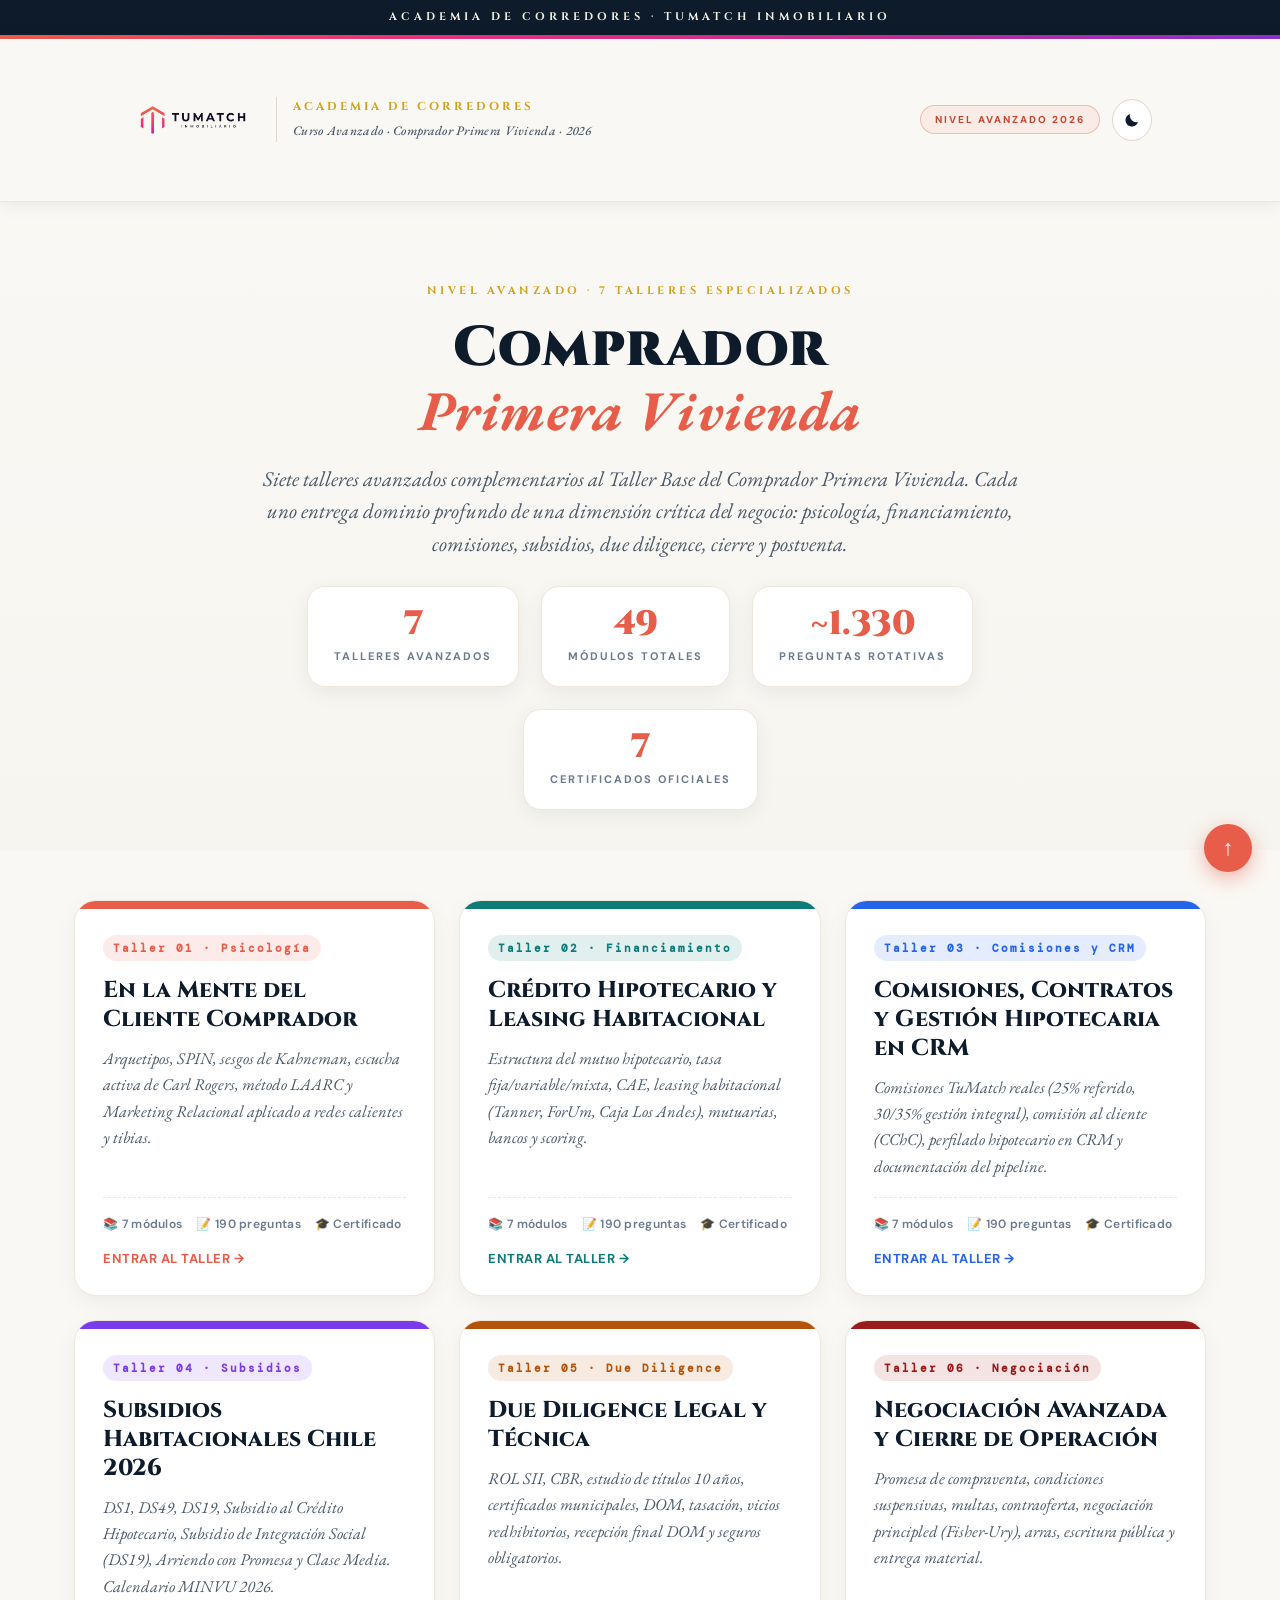
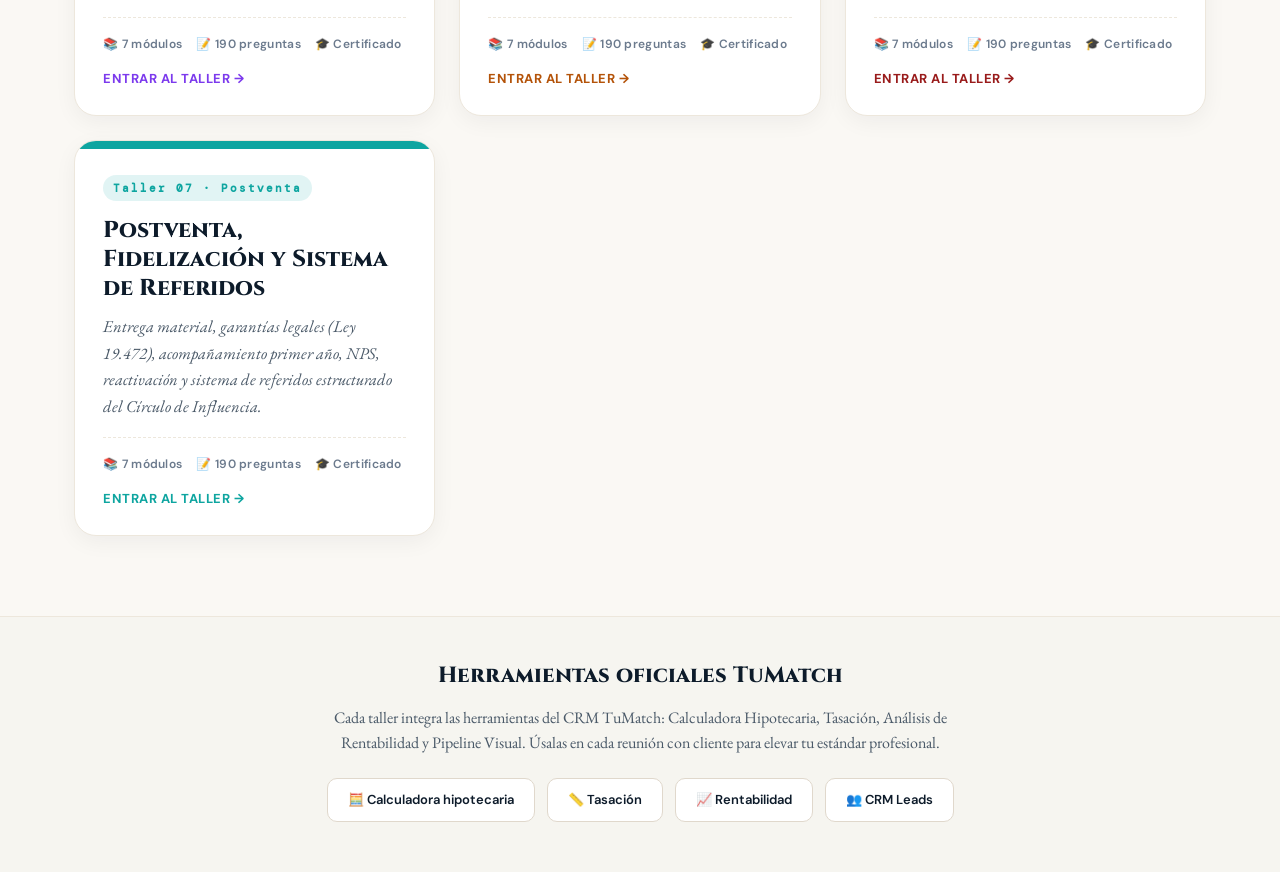
<file: index.html>
<!DOCTYPE html>
<html lang="es">
<head>
<meta charset="UTF-8">
<meta name="viewport" content="width=device-width, initial-scale=1.0">
<title>Academia Avanzada · Comprador Primera Vivienda · TuMatch</title>
<meta name="description" content="Academia de Corredores TuMatch: 7 talleres avanzados especializados en Comprador Primera Vivienda. Psicología, Financiamiento, Leasing, CRM, Subsidios, Due Diligence, Cierre y Postventa.">
<link rel="preconnect" href="https://fonts.googleapis.com">
<link rel="preconnect" href="https://fonts.gstatic.com" crossorigin>
<link href="https://fonts.googleapis.com/css2?family=Cormorant+Garamond:ital,wght@0,500;0,600;0,700;1,500;1,700&family=Cinzel:wght@500;600;700;800;900&family=EB+Garamond:ital,wght@0,400;0,500;0,600;0,700;0,800;1,400;1,600;1,700&display=swap" rel="stylesheet">
<link rel="stylesheet" href="styles.css">
<meta name="theme-color" content="#FAF8F4" media="(prefers-color-scheme: light)">
<meta name="theme-color" content="#0E1621" media="(prefers-color-scheme: dark)">
<script>
  (function(){ try{ var s = localStorage.getItem('tumatch_theme'); if (s === 'dark' || s === 'light') document.documentElement.setAttribute('data-theme', s); }catch(e){} })();
</script>
<style>
  .hub-hero{padding:80px 20px 40px;text-align:center;background:linear-gradient(180deg,var(--ui-bg),var(--ui-surface-soft))}
  .hub-crumb{font-family:'Cinzel',serif;font-size:11px;font-weight:700;letter-spacing:3.5px;text-transform:uppercase;color:var(--gold);margin-bottom:18px}
  .hub-title{font-family:'Cinzel',serif;font-size:clamp(34px,5vw,56px);font-weight:900;color:var(--ui-text);line-height:1.1;margin-bottom:18px;letter-spacing:.5px}
  .hub-title em{font-family:'EB Garamond',serif;font-style:italic;font-weight:700;color:var(--coral);letter-spacing:.5px}
  .hub-lead{font-family:'EB Garamond',serif;font-size:clamp(17px,2vw,21px);color:var(--ui-text-soft);max-width:760px;margin:0 auto 26px;line-height:1.55;font-style:italic}
  .hub-stats{display:flex;gap:22px;justify-content:center;flex-wrap:wrap;max-width:900px;margin:0 auto}
  .hub-stat{background:var(--ui-surface);border:1.5px solid var(--ui-border-soft);border-radius:18px;padding:20px 26px;min-width:150px;box-shadow:0 6px 20px rgba(13,27,42,.06)}
  .hub-stat-n{font-family:'Cinzel',serif;font-size:34px;font-weight:900;color:var(--coral);line-height:1}
  .hub-stat-l{font-size:11px;font-weight:700;letter-spacing:2px;text-transform:uppercase;color:var(--ui-text-muted);margin-top:6px}

  .hub-grid{max-width:1180px;margin:50px auto 80px;padding:0 24px;display:grid;grid-template-columns:repeat(auto-fit,minmax(320px,1fr));gap:24px}
  .hub-card{background:var(--ui-surface);border:1.5px solid var(--ui-border-soft);border-radius:22px;overflow:hidden;transition:transform .25s,box-shadow .25s;display:flex;flex-direction:column;text-decoration:none;color:inherit;box-shadow:0 6px 22px rgba(13,27,42,.05)}
  .hub-card:hover{transform:translateY(-4px);box-shadow:0 12px 36px rgba(13,27,42,.12)}
  .hub-card-bar{height:8px;background:var(--acc,var(--coral))}
  .hub-card-body{padding:26px 28px 24px;flex:1;display:flex;flex-direction:column}
  .hub-card-num{display:inline-block;font-family:'DM Mono',monospace;font-size:11px;font-weight:700;letter-spacing:2px;background:var(--acc-soft,rgba(232,93,74,.1));color:var(--acc,var(--coral));padding:4px 10px;border-radius:20px;margin-bottom:16px;align-self:flex-start}
  .hub-card-title{font-family:'Cinzel',serif;font-size:22px;font-weight:800;color:var(--ui-text);line-height:1.22;margin-bottom:10px}
  .hub-card-sub{font-family:'EB Garamond',serif;font-size:15.5px;font-style:italic;color:var(--ui-text-soft);line-height:1.55;margin-bottom:18px}
  .hub-card-meta{display:flex;gap:14px;margin-top:auto;padding-top:16px;border-top:1px dashed var(--ui-border-soft);font-size:12px;color:var(--ui-text-muted);font-weight:600;letter-spacing:.3px;flex-wrap:wrap}
  .hub-card-meta span{display:inline-flex;align-items:center;gap:5px}
  .hub-card-cta{margin-top:14px;display:inline-flex;align-items:center;gap:8px;font-family:'DM Sans',sans-serif;font-size:13px;font-weight:700;letter-spacing:.5px;color:var(--acc,var(--coral));text-transform:uppercase}
  .hub-card.t1{--acc:#E85D4A;--acc-soft:rgba(232,93,74,.12)}
  .hub-card.t2{--acc:#0D7C78;--acc-soft:rgba(13,124,120,.12)}
  .hub-card.t3{--acc:#2563EB;--acc-soft:rgba(37,99,235,.12)}
  .hub-card.t4{--acc:#7C3AED;--acc-soft:rgba(124,58,237,.12)}
  .hub-card.t5{--acc:#B45309;--acc-soft:rgba(180,83,9,.12)}
  .hub-card.t6{--acc:#991B1B;--acc-soft:rgba(153,27,27,.12)}
  .hub-card.t7{--acc:#0EA5A0;--acc-soft:rgba(14,165,160,.12)}

  .hub-footer{background:var(--ui-surface-soft);padding:40px 24px 50px;text-align:center;border-top:1px solid var(--ui-border-soft)}
  .hub-footer-title{font-family:'Cinzel',serif;font-size:22px;font-weight:800;color:var(--ui-text);margin-bottom:12px}
  .hub-footer-txt{font-family:'EB Garamond',serif;font-size:16px;color:var(--ui-text-soft);max-width:640px;margin:0 auto 22px;line-height:1.55}
  .hub-footer-links{display:flex;gap:12px;justify-content:center;flex-wrap:wrap}
  .hub-footer-links a{display:inline-block;padding:10px 20px;background:var(--ui-surface);border:1.5px solid var(--ui-border);border-radius:10px;color:var(--ui-text);text-decoration:none;font-weight:600;font-size:13px;transition:all .2s}
  .hub-footer-links a:hover{border-color:var(--coral);color:var(--coral)}
</style>
</head>
<body>

<div class="academy-bar"><span class="academy-bar-inner">Academia de Corredores · TuMatch Inmobiliario</span></div>

<header class="hdr">
  <div class="grad-stripe"></div>
  <div class="hdr-row">
    <a class="brand-logo" href="#" aria-label="Inicio">
      <img class="brand-img" id="brandLogoImg" src="assets/tumatch_horizontal_positivo.jpg" alt="TuMatch Inmobiliario">
      <div class="brand-tagline">
        <div class="brand-tagline-l1">Academia de Corredores</div>
        <div class="brand-tagline-l2">Curso Avanzado · Comprador Primera Vivienda · 2026</div>
      </div>
    </a>
    <div class="hdr-actions">
      <span class="taller-badge">Nivel Avanzado 2026</span>
      <button class="theme-toggle" id="themeToggle" aria-label="Cambiar modo claro/oscuro">
        <svg class="tt-sun" viewBox="0 0 24 24" width="18" height="18"><circle cx="12" cy="12" r="4.5" fill="currentColor"/><g stroke="currentColor" stroke-width="1.8" stroke-linecap="round"><line x1="12" y1="2.5" x2="12" y2="5"/><line x1="12" y1="19" x2="12" y2="21.5"/><line x1="2.5" y1="12" x2="5" y2="12"/><line x1="19" y1="12" x2="21.5" y2="12"/><line x1="4.9" y1="4.9" x2="6.7" y2="6.7"/><line x1="17.3" y1="17.3" x2="19.1" y2="19.1"/><line x1="4.9" y1="19.1" x2="6.7" y2="17.3"/><line x1="17.3" y1="6.7" x2="19.1" y2="4.9"/></g></svg>
        <svg class="tt-moon" viewBox="0 0 24 24" width="18" height="18"><path d="M20 14.5A8.5 8.5 0 0 1 9.5 4 8.5 8.5 0 1 0 20 14.5Z" fill="currentColor"/></svg>
      </button>
    </div>
  </div>
</header>

<section class="hub-hero">
  <div class="hub-crumb">Nivel Avanzado · 7 Talleres Especializados</div>
  <h1 class="hub-title">Comprador<br><em>Primera Vivienda</em></h1>
  <p class="hub-lead">Siete talleres avanzados complementarios al Taller Base del Comprador Primera Vivienda. Cada uno entrega dominio profundo de una dimensión crítica del negocio: psicología, financiamiento, comisiones, subsidios, due diligence, cierre y postventa.</p>
  <div class="hub-stats">
    <div class="hub-stat"><div class="hub-stat-n">7</div><div class="hub-stat-l">Talleres avanzados</div></div>
    <div class="hub-stat"><div class="hub-stat-n">49</div><div class="hub-stat-l">Módulos totales</div></div>
    <div class="hub-stat"><div class="hub-stat-n">~1.330</div><div class="hub-stat-l">Preguntas rotativas</div></div>
    <div class="hub-stat"><div class="hub-stat-n">7</div><div class="hub-stat-l">Certificados oficiales</div></div>
  </div>
</section>

<section class="hub-grid">
  <a class="hub-card t1" href="./psicologia-cliente-comprador/">
    <div class="hub-card-bar"></div>
    <div class="hub-card-body">
      <span class="hub-card-num">Taller 01 · Psicología</span>
      <h3 class="hub-card-title">En la Mente del Cliente Comprador</h3>
      <p class="hub-card-sub">Arquetipos, SPIN, sesgos de Kahneman, escucha activa de Carl Rogers, método LAARC y Marketing Relacional aplicado a redes calientes y tibias.</p>
      <div class="hub-card-meta"><span>📚 7 módulos</span><span>📝 190 preguntas</span><span>🎓 Certificado</span></div>
      <div class="hub-card-cta">Entrar al taller →</div>
    </div>
  </a>

  <a class="hub-card t2" href="./financiamiento-leasing/">
    <div class="hub-card-bar"></div>
    <div class="hub-card-body">
      <span class="hub-card-num">Taller 02 · Financiamiento</span>
      <h3 class="hub-card-title">Crédito Hipotecario y Leasing Habitacional</h3>
      <p class="hub-card-sub">Estructura del mutuo hipotecario, tasa fija/variable/mixta, CAE, leasing habitacional (Tanner, ForUm, Caja Los Andes), mutuarias, bancos y scoring.</p>
      <div class="hub-card-meta"><span>📚 7 módulos</span><span>📝 190 preguntas</span><span>🎓 Certificado</span></div>
      <div class="hub-card-cta">Entrar al taller →</div>
    </div>
  </a>

  <a class="hub-card t3" href="./crm-gestion-hipotecaria/">
    <div class="hub-card-bar"></div>
    <div class="hub-card-body">
      <span class="hub-card-num">Taller 03 · Comisiones y CRM</span>
      <h3 class="hub-card-title">Comisiones, Contratos y Gestión Hipotecaria en CRM</h3>
      <p class="hub-card-sub">Comisiones TuMatch reales (25% referido, 30/35% gestión integral), comisión al cliente (CChC), perfilado hipotecario en CRM y documentación del pipeline.</p>
      <div class="hub-card-meta"><span>📚 7 módulos</span><span>📝 190 preguntas</span><span>🎓 Certificado</span></div>
      <div class="hub-card-cta">Entrar al taller →</div>
    </div>
  </a>

  <a class="hub-card t4" href="./subsidios-chile-2026/">
    <div class="hub-card-bar"></div>
    <div class="hub-card-body">
      <span class="hub-card-num">Taller 04 · Subsidios</span>
      <h3 class="hub-card-title">Subsidios Habitacionales Chile 2026</h3>
      <p class="hub-card-sub">DS1, DS49, DS19, Subsidio al Crédito Hipotecario, Subsidio de Integración Social (DS19), Arriendo con Promesa y Clase Media. Calendario MINVU 2026.</p>
      <div class="hub-card-meta"><span>📚 7 módulos</span><span>📝 190 preguntas</span><span>🎓 Certificado</span></div>
      <div class="hub-card-cta">Entrar al taller →</div>
    </div>
  </a>

  <a class="hub-card t5" href="./due-diligence-legal/">
    <div class="hub-card-bar"></div>
    <div class="hub-card-body">
      <span class="hub-card-num">Taller 05 · Due Diligence</span>
      <h3 class="hub-card-title">Due Diligence Legal y Técnica</h3>
      <p class="hub-card-sub">ROL SII, CBR, estudio de títulos 10 años, certificados municipales, DOM, tasación, vicios redhibitorios, recepción final DOM y seguros obligatorios.</p>
      <div class="hub-card-meta"><span>📚 7 módulos</span><span>📝 190 preguntas</span><span>🎓 Certificado</span></div>
      <div class="hub-card-cta">Entrar al taller →</div>
    </div>
  </a>

  <a class="hub-card t6" href="./negociacion-cierre/">
    <div class="hub-card-bar"></div>
    <div class="hub-card-body">
      <span class="hub-card-num">Taller 06 · Negociación</span>
      <h3 class="hub-card-title">Negociación Avanzada y Cierre de Operación</h3>
      <p class="hub-card-sub">Promesa de compraventa, condiciones suspensivas, multas, contraoferta, negociación principled (Fisher-Ury), arras, escritura pública y entrega material.</p>
      <div class="hub-card-meta"><span>📚 7 módulos</span><span>📝 190 preguntas</span><span>🎓 Certificado</span></div>
      <div class="hub-card-cta">Entrar al taller →</div>
    </div>
  </a>

  <a class="hub-card t7" href="./postventa-fidelizacion/">
    <div class="hub-card-bar"></div>
    <div class="hub-card-body">
      <span class="hub-card-num">Taller 07 · Postventa</span>
      <h3 class="hub-card-title">Postventa, Fidelización y Sistema de Referidos</h3>
      <p class="hub-card-sub">Entrega material, garantías legales (Ley 19.472), acompañamiento primer año, NPS, reactivación y sistema de referidos estructurado del Círculo de Influencia.</p>
      <div class="hub-card-meta"><span>📚 7 módulos</span><span>📝 190 preguntas</span><span>🎓 Certificado</span></div>
      <div class="hub-card-cta">Entrar al taller →</div>
    </div>
  </a>
</section>

<section class="hub-footer">
  <div class="hub-footer-title">Herramientas oficiales TuMatch</div>
  <div class="hub-footer-txt">Cada taller integra las herramientas del CRM TuMatch: Calculadora Hipotecaria, Tasación, Análisis de Rentabilidad y Pipeline Visual. Úsalas en cada reunión con cliente para elevar tu estándar profesional.</div>
  <div class="hub-footer-links">
    <a href="https://tumatch-leads.vercel.app/herramientas/calculadora-hipotecaria" target="_blank" rel="noopener">🧮 Calculadora hipotecaria</a>
    <a href="https://tumatch-leads.vercel.app/herramientas/tasacion" target="_blank" rel="noopener">📏 Tasación</a>
    <a href="https://tumatch-leads.vercel.app/herramientas/rentabilidad" target="_blank" rel="noopener">📈 Rentabilidad</a>
    <a href="https://tumatch-leads.vercel.app/leads" target="_blank" rel="noopener">👥 CRM Leads</a>
  </div>
</section>

<button class="back-top" onclick="window.scrollTo({top:0,behavior:'smooth'})" aria-label="Volver arriba">↑</button>

<script>
  // Theme toggle
  (function(){
    function currentThemeEffective(){ const s = document.documentElement.getAttribute('data-theme'); if (s === 'dark' || s === 'light') return s; return window.matchMedia && window.matchMedia('(prefers-color-scheme: dark)').matches ? 'dark' : 'light'; }
    function applyLogoForTheme(t){ const src = t === 'dark' ? 'assets/tumatch_horizontal_negativo.jpg' : 'assets/tumatch_horizontal_positivo.jpg'; const i = document.getElementById('brandLogoImg'); if (i && !i.src.endsWith(src)) i.src = src; }
    applyLogoForTheme(currentThemeEffective());
    const btn = document.getElementById('themeToggle');
    if (btn) btn.addEventListener('click', () => {
      const eff = currentThemeEffective();
      const next = eff === 'dark' ? 'light' : 'dark';
      document.documentElement.setAttribute('data-theme', next);
      try { localStorage.setItem('tumatch_theme', next); } catch(e){}
      applyLogoForTheme(next);
    });
  })();
</script>
</body>
</html>
</file>
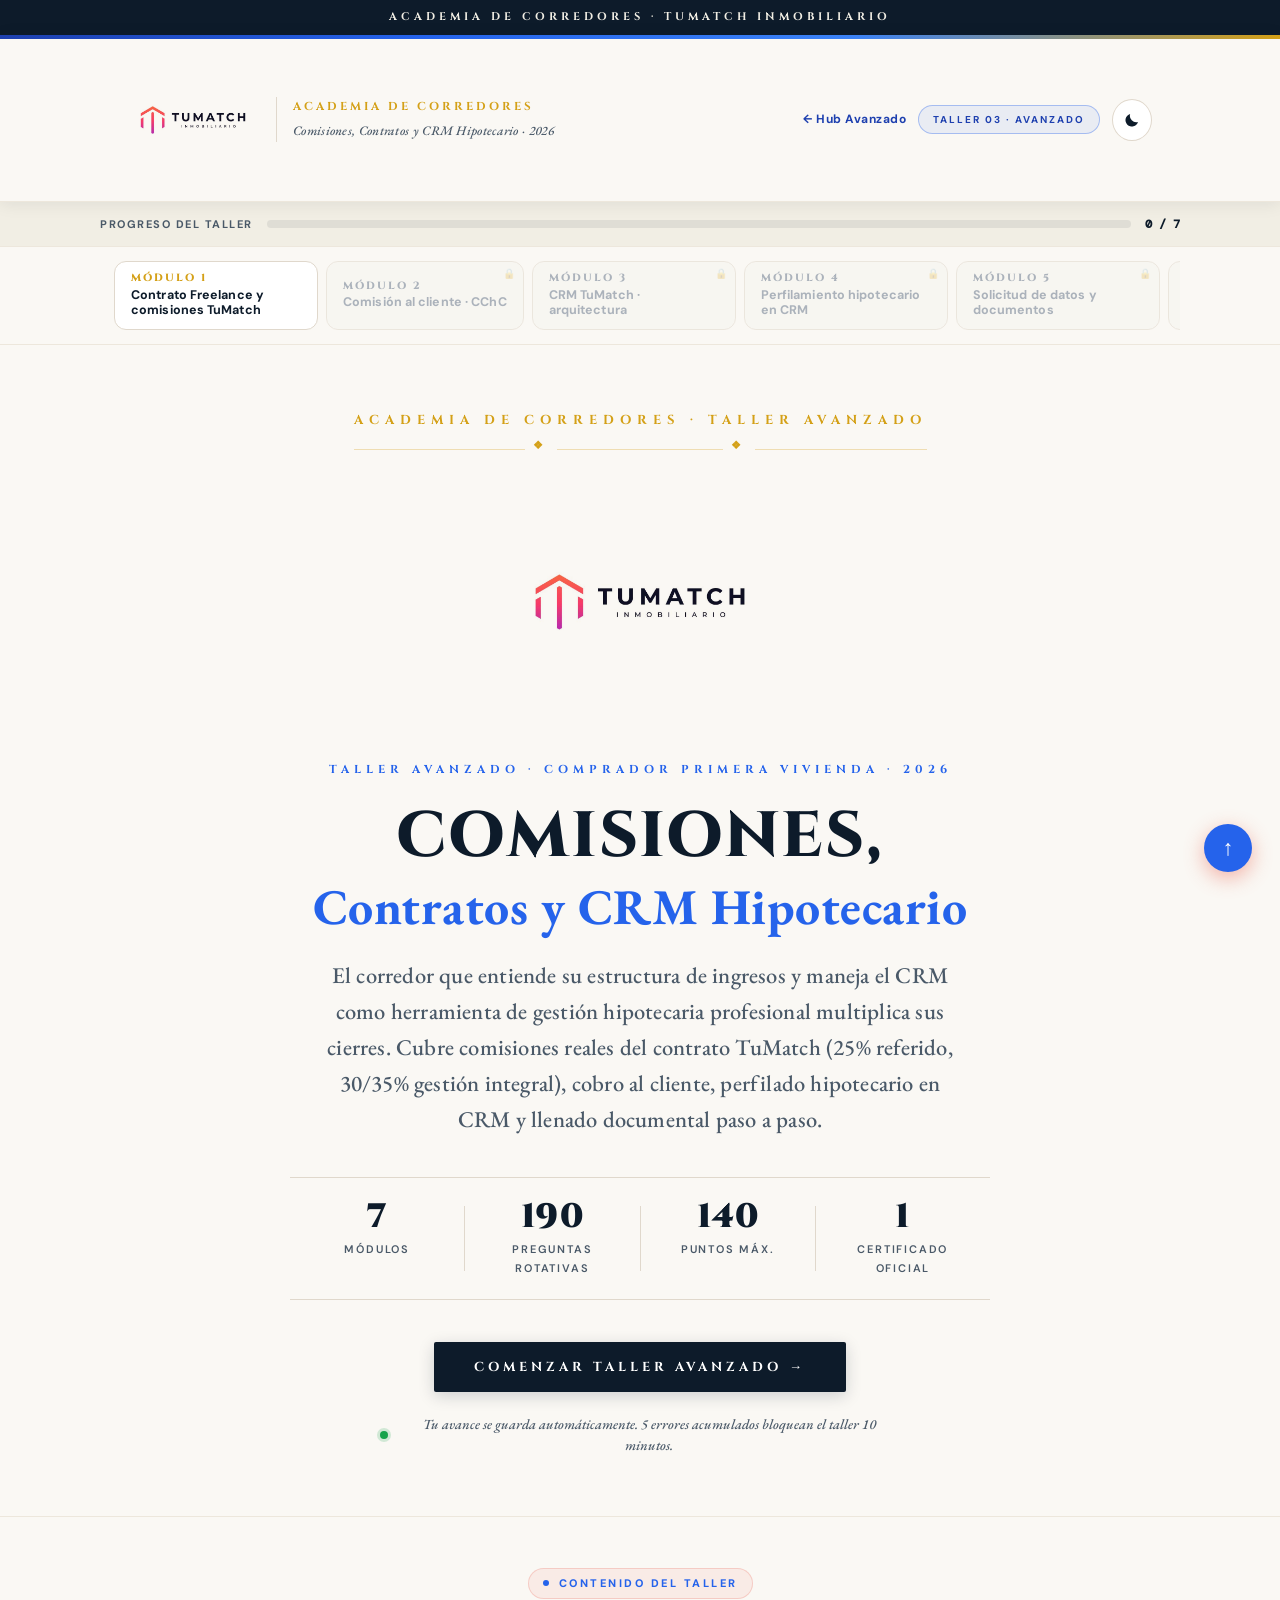
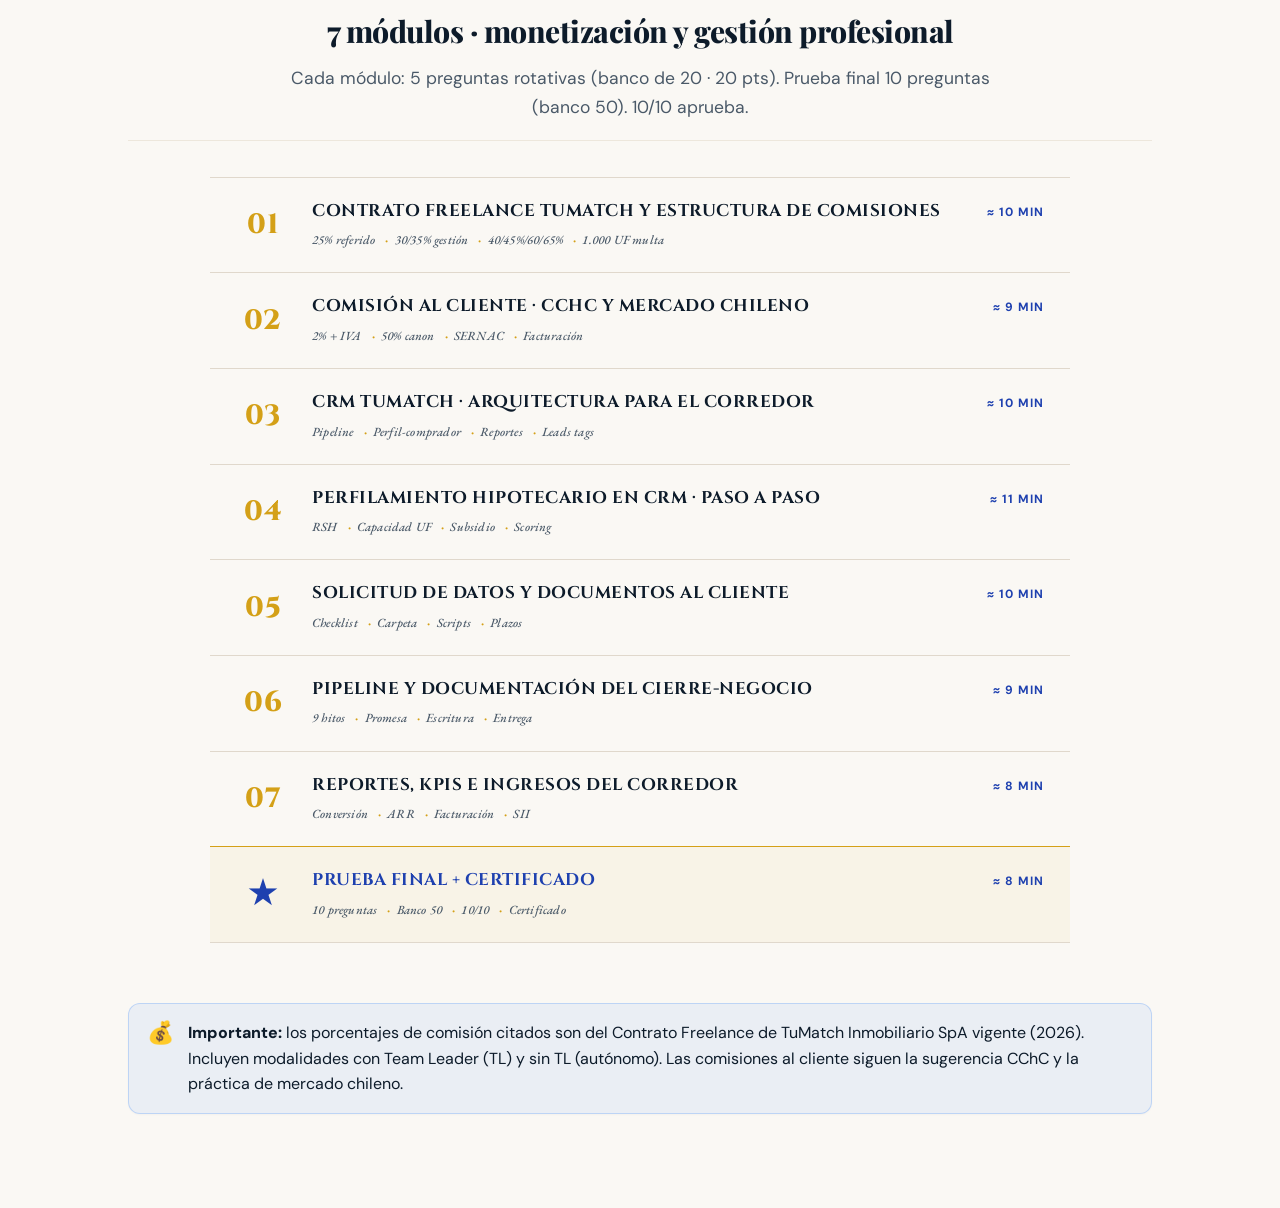
<file: crm-gestion-hipotecaria/index.html>
<!DOCTYPE html>
<html lang="es">
<head>
<meta charset="UTF-8">
<meta name="viewport" content="width=device-width, initial-scale=1.0">
<title>TuMatch · Taller Avanzado · Comisiones, Contratos y Gestión Hipotecaria en CRM</title>
<meta name="description" content="Taller avanzado TuMatch: comisiones del contrato freelance (25% referido, 30/35% gestión integral), comisión al cliente CChC, perfilado hipotecario en CRM TuMatch y documentación del pipeline de primera vivienda.">
<link rel="preconnect" href="https://fonts.googleapis.com">
<link rel="preconnect" href="https://fonts.gstatic.com" crossorigin>
<link href="https://fonts.googleapis.com/css2?family=Cormorant+Garamond:ital,wght@0,500;0,600;0,700;1,500;1,700&family=Cinzel:wght@500;600;700;800;900&family=EB+Garamond:ital,wght@0,400;0,500;0,600;0,700;0,800;1,400;1,600;1,700&display=swap" rel="stylesheet">
<link rel="stylesheet" href="../styles.css">
<meta name="theme-color" content="#FAF8F4" media="(prefers-color-scheme: light)">
<meta name="theme-color" content="#0E1621" media="(prefers-color-scheme: dark)">
<script>
  (function(){ try{ var s = localStorage.getItem('tumatch_theme'); if (s === 'dark' || s === 'light') document.documentElement.setAttribute('data-theme', s); }catch(e){} })();
</script>
<style>
  :root{--coral:#2563EB;--coralDk:#1E40AF;--pink:#3B82F6;--mag:#60A5FA;--gold:#D4A017;--purple:#1D4ED8;--teal:#0EA5A0;--orange:#2563EB}
  .grad-stripe{background:linear-gradient(90deg,#1E40AF,#2563EB,#3B82F6,#D4A017)!important}
  .progress-fill{background:linear-gradient(90deg,#1E40AF,#2563EB,#3B82F6)!important}
  .taller-badge{color:#1E40AF!important;background:rgba(37,99,235,.08)!important;border-color:rgba(37,99,235,.35)!important}
  .brand-tagline-l1{color:#D4A017!important}
  .hero-eyebrow-line{color:#2563EB!important}
  .hero-title em{color:#2563EB!important}
  .sec-tag .dot{background:#2563EB!important}
</style>
</head>
<body>

<div class="academy-bar"><span class="academy-bar-inner">Academia de Corredores · TuMatch Inmobiliario</span></div>

<header class="hdr">
  <div class="grad-stripe"></div>
  <div class="hdr-row">
    <a class="brand-logo" href="#" onclick="TMApp.goToModule(0);return false;" aria-label="Inicio">
      <img class="brand-img" id="brandLogoImg" src="assets/tumatch_horizontal_positivo.jpg" alt="TuMatch Inmobiliario">
      <div class="brand-tagline">
        <div class="brand-tagline-l1">Academia de Corredores</div>
        <div class="brand-tagline-l2">Comisiones, Contratos y CRM Hipotecario · 2026</div>
      </div>
    </a>
    <div class="hdr-actions">
      <a href="../" style="font-size:12px;text-decoration:none;color:#1E40AF;font-weight:700;letter-spacing:.5px">← Hub Avanzado</a>
      <span class="taller-badge">Taller 03 · Avanzado</span>
      <button class="theme-toggle" id="themeToggle" aria-label="Cambiar modo claro/oscuro">
        <svg class="tt-sun" viewBox="0 0 24 24" width="18" height="18"><circle cx="12" cy="12" r="4.5" fill="currentColor"/><g stroke="currentColor" stroke-width="1.8" stroke-linecap="round"><line x1="12" y1="2.5" x2="12" y2="5"/><line x1="12" y1="19" x2="12" y2="21.5"/><line x1="2.5" y1="12" x2="5" y2="12"/><line x1="19" y1="12" x2="21.5" y2="12"/><line x1="4.9" y1="4.9" x2="6.7" y2="6.7"/><line x1="17.3" y1="17.3" x2="19.1" y2="19.1"/><line x1="4.9" y1="19.1" x2="6.7" y2="17.3"/><line x1="17.3" y1="6.7" x2="19.1" y2="4.9"/></g></svg>
        <svg class="tt-moon" viewBox="0 0 24 24" width="18" height="18"><path d="M20 14.5A8.5 8.5 0 0 1 9.5 4 8.5 8.5 0 1 0 20 14.5Z" fill="currentColor"/></svg>
      </button>
    </div>
  </div>
</header>

<div class="progress-wrap">
  <div class="progress-inner">
    <span class="progress-label">Progreso del taller</span>
    <div class="progress-track"><div class="progress-fill" id="progressFill" style="width:0%"></div></div>
    <span class="progress-num" id="progressNum">0 / 7</span>
  </div>
</div>

<nav class="modnav"><div class="modnav-inner" id="modnavInner"></div></nav>

<!-- ===== MÓDULO 0: INTRO ===== -->
<section class="module active" id="mod-0">
  <div class="hero-new">
    <div class="hero-new-inner">
      <div class="hero-academy-mark">Academia de Corredores · Taller Avanzado</div>
      <img class="hero-logo" id="heroLogoImg" src="assets/tumatch_horizontal_positivo.jpg" alt="TuMatch Inmobiliario">
      <div class="hero-eyebrow-line">Taller Avanzado · Comprador Primera Vivienda · 2026</div>
      <h1 class="hero-title">Comisiones,<br><em>Contratos y CRM Hipotecario</em></h1>
      <p class="hero-lead">El corredor que entiende su estructura de ingresos y maneja el CRM como herramienta de gestión hipotecaria profesional multiplica sus cierres. Cubre comisiones reales del contrato TuMatch (25% referido, 30/35% gestión integral), cobro al cliente, perfilado hipotecario en CRM y llenado documental paso a paso.</p>

      <div class="hero-meta">
        <div class="hero-meta-item"><div class="hero-meta-num">7</div><div class="hero-meta-lbl">Módulos</div></div>
        <div class="hero-meta-sep"></div>
        <div class="hero-meta-item"><div class="hero-meta-num">190</div><div class="hero-meta-lbl">Preguntas rotativas</div></div>
        <div class="hero-meta-sep"></div>
        <div class="hero-meta-item"><div class="hero-meta-num">140</div><div class="hero-meta-lbl">Puntos máx.</div></div>
        <div class="hero-meta-sep"></div>
        <div class="hero-meta-item"><div class="hero-meta-num">1</div><div class="hero-meta-lbl">Certificado oficial</div></div>
      </div>

      <div id="resumeBanner" class="resume-banner" style="display:none">
        <div class="resume-banner-icon">📖</div>
        <div class="resume-banner-body">
          <div class="resume-banner-title">Tienes avance guardado</div>
          <div class="resume-banner-text" id="resumeBannerText">Puedes continuar donde quedaste.</div>
        </div>
        <button class="btn btn-primary resume-banner-btn" id="resumeBannerBtn">Continuar →</button>
      </div>

      <div class="hero-cta-row"><button class="hero-cta-new" onclick="TMApp.startModule(1)" id="heroStartBtn">Comenzar taller avanzado →</button></div>
      <div class="hero-save-hint"><span class="save-dot"></span><span>Tu avance se guarda automáticamente. 5 errores acumulados bloquean el taller 10 minutos.</span></div>
    </div>
  </div>

  <div class="page">
    <div class="sec-header" style="text-align:center;margin-bottom:36px">
      <div class="sec-tag" style="margin-left:auto;margin-right:auto"><span class="dot"></span>Contenido del taller</div>
      <h2 class="sec-h2" style="margin-left:auto;margin-right:auto;max-width:760px">7 módulos · monetización y gestión profesional</h2>
      <p class="sec-desc" style="margin-left:auto;margin-right:auto">Cada módulo: 5 preguntas rotativas (banco de 20 · 20 pts). Prueba final 10 preguntas (banco 50). 10/10 aprueba.</p>
    </div>

    <div class="mod-timeline">
      <div class="mod-t-item" onclick="TMApp.startModule(1)"><div class="mod-t-num">01</div><div class="mod-t-body"><div class="mod-t-head"><div class="mod-t-title">Contrato Freelance TuMatch y estructura de comisiones</div><div class="mod-t-time">≈ 10 min</div></div><div class="mod-t-keys"><span>25% referido</span><span>30/35% gestión</span><span>40/45%/60/65%</span><span>1.000 UF multa</span></div></div></div>
      <div class="mod-t-item" onclick="TMApp.startModule(2)"><div class="mod-t-num">02</div><div class="mod-t-body"><div class="mod-t-head"><div class="mod-t-title">Comisión al cliente · CChC y mercado chileno</div><div class="mod-t-time">≈ 9 min</div></div><div class="mod-t-keys"><span>2% + IVA</span><span>50% canon</span><span>SERNAC</span><span>Facturación</span></div></div></div>
      <div class="mod-t-item" onclick="TMApp.startModule(3)"><div class="mod-t-num">03</div><div class="mod-t-body"><div class="mod-t-head"><div class="mod-t-title">CRM TuMatch · Arquitectura para el corredor</div><div class="mod-t-time">≈ 10 min</div></div><div class="mod-t-keys"><span>Pipeline</span><span>Perfil-comprador</span><span>Reportes</span><span>Leads tags</span></div></div></div>
      <div class="mod-t-item" onclick="TMApp.startModule(4)"><div class="mod-t-num">04</div><div class="mod-t-body"><div class="mod-t-head"><div class="mod-t-title">Perfilamiento hipotecario en CRM · paso a paso</div><div class="mod-t-time">≈ 11 min</div></div><div class="mod-t-keys"><span>RSH</span><span>Capacidad UF</span><span>Subsidio</span><span>Scoring</span></div></div></div>
      <div class="mod-t-item" onclick="TMApp.startModule(5)"><div class="mod-t-num">05</div><div class="mod-t-body"><div class="mod-t-head"><div class="mod-t-title">Solicitud de datos y documentos al cliente</div><div class="mod-t-time">≈ 10 min</div></div><div class="mod-t-keys"><span>Checklist</span><span>Carpeta</span><span>Scripts</span><span>Plazos</span></div></div></div>
      <div class="mod-t-item" onclick="TMApp.startModule(6)"><div class="mod-t-num">06</div><div class="mod-t-body"><div class="mod-t-head"><div class="mod-t-title">Pipeline y documentación del cierre-negocio</div><div class="mod-t-time">≈ 9 min</div></div><div class="mod-t-keys"><span>9 hitos</span><span>Promesa</span><span>Escritura</span><span>Entrega</span></div></div></div>
      <div class="mod-t-item" onclick="TMApp.startModule(7)"><div class="mod-t-num">07</div><div class="mod-t-body"><div class="mod-t-head"><div class="mod-t-title">Reportes, KPIs e ingresos del corredor</div><div class="mod-t-time">≈ 8 min</div></div><div class="mod-t-keys"><span>Conversión</span><span>ARR</span><span>Facturación</span><span>SII</span></div></div></div>
      <div class="mod-t-item mod-t-final"><div class="mod-t-num">★</div><div class="mod-t-body"><div class="mod-t-head"><div class="mod-t-title">Prueba final + Certificado</div><div class="mod-t-time">≈ 8 min</div></div><div class="mod-t-keys"><span>10 preguntas</span><span>Banco 50</span><span>10/10</span><span>Certificado</span></div></div></div>
    </div>

    <div class="info-box info" style="margin-top:32px">
      <span class="info-icon">💰</span>
      <div class="info-text"><strong>Importante:</strong> los porcentajes de comisión citados son del Contrato Freelance de TuMatch Inmobiliario SpA vigente (2026). Incluyen modalidades con Team Leader (TL) y sin TL (autónomo). Las comisiones al cliente siguen la sugerencia CChC y la práctica de mercado chileno.</div>
    </div>
  </div>
</section>

<!-- ===== MÓDULO 1: CONTRATO FREELANCE + COMISIONES ===== -->
<section class="module" id="mod-1">
  <div class="page">
    <div class="sec-header">
      <div class="sec-tag"><span class="dot"></span>Módulo 1 · Contrato Freelance TuMatch y Estructura de Comisiones</div>
      <h2 class="sec-h2">Cuánto ganas exactamente por cada gestión: los números del contrato</h2>
      <p class="sec-desc">El Contrato de Prestación de Servicios Profesionales vigente (2026) define con precisión los tramos de comisión del Corredor. Esta cláusula es la brújula económica de tu carrera TuMatch: define cuánto ganas por cada tipo de gestión y bajo qué condiciones la comisión es exigible. Conocerla de memoria es requisito profesional mínimo.</p>
    </div>

    <div class="sec-header" style="margin-top:16px;margin-bottom:20px">
      <div class="sec-tag"><span class="dot"></span>Cláusula Cuarta del Contrato Freelance</div>
      <h2 class="sec-h2" style="font-size:26px">Tramos oficiales de comisión</h2>
    </div>

    <div style="overflow-x:auto;margin-bottom:20px">
      <table class="barrio-table">
        <thead><tr><th>Concepto</th><th>% de la comisión bruta</th><th>Aplicación</th></tr></thead>
        <tbody>
          <tr><td><strong>a) Referido / lead de comprador</strong></td><td><strong>25%</strong></td><td>Se calcula sobre la comisión bruta generada por la operación de compraventa cerrada</td></tr>
          <tr><td><strong>b) Referido / lead de arrendatario</strong></td><td><strong>25%</strong></td><td>Se calcula sobre la comisión bruta generada por la operación de arriendo cerrada</td></tr>
          <tr><td><strong>c) Gestión comercial integral · con Team Leader</strong></td><td><strong>30% base</strong></td><td>Participación efectiva en captación, gestión y cierre</td></tr>
          <tr><td><strong>Máx. obtenible con TL (vendedor + arrendatario + comprador)</strong></td><td><strong>hasta 40%</strong></td><td>Cuando el corredor cubre la operación integral sin lado arrendador</td></tr>
          <tr><td><strong>Máx. obtenible con TL (incluye contribución arrendador)</strong></td><td><strong>hasta 60%</strong></td><td>Cuando el corredor también contribuye al lado arrendador</td></tr>
          <tr><td colspan="3" style="background:rgba(37,99,235,.08);text-align:center;font-weight:800">Modalidad Autónoma (Anexo N°1 · sin Team Leader)</td></tr>
          <tr><td><strong>Gestión comercial integral · sin TL (autónomo)</strong></td><td><strong>35% base</strong></td><td>+5 pp respecto a modalidad con TL</td></tr>
          <tr><td><strong>Máx. obtenible sin TL (vendedor + arrendatario + comprador)</strong></td><td><strong>hasta 45%</strong></td><td>+5 pp respecto a modalidad con TL</td></tr>
          <tr><td><strong>Máx. obtenible sin TL (incluye contribución arrendador)</strong></td><td><strong>hasta 65%</strong></td><td>+5 pp respecto a modalidad con TL</td></tr>
        </tbody>
      </table>
    </div>

    <div class="info-box info">
      <span class="info-icon">📄</span>
      <div class="info-text"><strong>Requisitos copulativos para que la comisión sea exigible (Cláusula Cuarta del Contrato):</strong>
        <br>i) Contrato de arriendo, compraventa o promesa debidamente firmado.
        <br>ii) La empresa ha recibido efectivamente el pago de la comisión.
        <br>iii) Se ha formalizado la entrega del inmueble.
        <br><em>No puedes cobrar una gestión cerrada pero no pagada por el cliente, ni una promesa sin entrega efectiva.</em></div>
    </div>

    <div class="sec-header" style="margin-top:20px;margin-bottom:16px">
      <div class="sec-tag"><span class="dot"></span>Ejemplo numérico aplicado</div>
      <h2 class="sec-h2" style="font-size:26px">Cálculo real de tu pago por una operación</h2>
    </div>

    <div class="grid-2" style="gap:22px;margin-bottom:22px">
      <div class="card" style="border-left:4px solid #2563EB">
        <div style="font-size:12px;font-weight:800;letter-spacing:1.5px;text-transform:uppercase;color:#1E40AF;margin-bottom:16px">Compraventa UF 3.500 — Lead referido</div>
        <ul class="checklist">
          <li><strong>Precio venta:</strong> UF 3.500 ≈ $136.500.000</li>
          <li><strong>Comisión bruta TuMatch (2% lado comprador):</strong> UF 70 ≈ $2.730.000</li>
          <li><strong>Referido comprador (25%):</strong> UF 17,5 ≈ <strong>$682.500</strong></li>
          <li><em>Solo por referir el lead, sin gestión activa</em></li>
        </ul>
      </div>
      <div class="card" style="border-left:4px solid #D4A017">
        <div style="font-size:12px;font-weight:800;letter-spacing:1.5px;text-transform:uppercase;color:#92400E;margin-bottom:16px">Compraventa UF 3.500 — Gestión integral con TL</div>
        <ul class="checklist">
          <li><strong>Comisión bruta TuMatch (lado comprador):</strong> UF 70</li>
          <li><strong>Gestión integral con TL (30% base):</strong> UF 21 ≈ <strong>$819.000</strong></li>
          <li><strong>Si cubre captación + gestión + cierre (hasta 40%):</strong> UF 28 ≈ <strong>$1.092.000</strong></li>
          <li><em>Sin TL (autónomo) el base sube a 35% y el máximo a 45%</em></li>
        </ul>
      </div>
      <div class="card" style="border-left:4px solid #0EA5A0">
        <div style="font-size:12px;font-weight:800;letter-spacing:1.5px;text-transform:uppercase;color:#0D7C78;margin-bottom:16px">Compraventa UF 3.500 — Operación integral (hasta 60%)</div>
        <ul class="checklist">
          <li><strong>Comisión bruta total (2% comprador + 2% vendedor):</strong> UF 140</li>
          <li><strong>Si cubre vendedor + arrendatario + comprador hasta 40% con TL:</strong> UF 56</li>
          <li><strong>Si además contribuye lado arrendador (hasta 60% con TL):</strong> UF 84 ≈ <strong>$3.276.000</strong></li>
          <li><em>Sin TL (autónomo, hasta 65%): UF 91 ≈ $3.549.000</em></li>
        </ul>
      </div>
      <div class="card" style="border-left:4px solid #DC2626">
        <div style="font-size:12px;font-weight:800;letter-spacing:1.5px;text-transform:uppercase;color:#991B1B;margin-bottom:16px">⚠️ Multa por operación extra-sistema</div>
        <ul class="checklist warn">
          <li>Si se detecta que el Corredor desvía operaciones <strong>por fuera de TuMatch</strong> para evadir comisión</li>
          <li><strong>Multa: 1.000 UF (≈ $39.000.000)</strong>, sin perjuicio de otras acciones legales</li>
          <li>Aplica por operación desviada; acumulable</li>
          <li>Cláusula Séptima del Contrato Freelance</li>
        </ul>
      </div>
    </div>

    <div class="info-box warn">
      <span class="info-icon">⚠️</span>
      <div class="info-text"><strong>Elegibilidad Modalidad Autónoma (Anexo N°1):</strong> para acceder al 35% (sin TL) el corredor debe acreditar haber completado exitosamente <strong>al menos un (1) negocio</strong> como corredor dentro de TuMatch Inmobiliario, en el año en curso o el inmediatamente anterior. No es automático.</div>
    </div>

    <div id="quiz-1" class="quiz-gate"></div>
  </div>
</section>

<!-- ===== MÓDULO 2: COMISIÓN AL CLIENTE ===== -->
<section class="module" id="mod-2">
  <div class="page">
    <div class="sec-header">
      <div class="sec-tag"><span class="dot"></span>Módulo 2 · Comisión al Cliente en Chile</div>
      <h2 class="sec-h2">Cuánto paga el cliente: norma CChC + práctica de mercado</h2>
      <p class="sec-desc">En Chile no existe un precio fijo legal por corretaje: es un servicio a convenir. La Cámara Chilena de la Construcción (CChC) y las principales asociaciones inmobiliarias sugieren referencias estándar. El corredor profesional las conoce, las explica con claridad y emite factura o boleta correctamente para cumplir con SII y SERNAC.</p>
    </div>

    <div style="overflow-x:auto;margin-bottom:20px">
      <table class="barrio-table">
        <thead><tr><th>Operación</th><th>Sugerencia CChC / mercado</th><th>Quién paga</th><th>Momento</th></tr></thead>
        <tbody>
          <tr><td><strong>Compraventa estándar</strong></td><td><strong>2% + IVA del precio</strong> a cada parte (2% al comprador + 2% al vendedor = 4% total bruto)</td><td>Ambas partes</td><td>Al firmar escritura pública + entrega</td></tr>
          <tr><td><strong>Compraventa con subsidio DS1</strong></td><td>Misma sugerencia, pero hay clientes que negocian 1,5-2% con base fundada</td><td>Ambas partes</td><td>Al firmar escritura + entrega</td></tr>
          <tr><td><strong>Arriendo residencial estándar</strong></td><td><strong>50% del primer canon + IVA</strong> a cada parte (50% arrendatario + 50% arrendador = 100% total bruto)</td><td>Ambas partes</td><td>Al firmar contrato arriendo + entrega llaves</td></tr>
          <tr><td><strong>Arriendo comercial o oficinas</strong></td><td>50% a 100% del primer canon + IVA (según plazo y valor)</td><td>Ambas partes habitualmente</td><td>Al firmar contrato</td></tr>
          <tr><td><strong>Administración de arriendos</strong></td><td>6% a 10% del canon mensual + IVA</td><td>Arrendador</td><td>Mensual</td></tr>
          <tr><td><strong>Tasación profesional</strong></td><td>UF 3 a 8 (casas/deptos) · contrato separado</td><td>Solicitante</td><td>A la entrega del informe</td></tr>
        </tbody>
      </table>
    </div>

    <div class="info-box info">
      <span class="info-icon">📋</span>
      <div class="info-text"><strong>Base legal y práctica:</strong> el corretaje no está regulado con tarifa única en Chile. La Cámara Chilena de la Construcción y el Colegio de Corredores sugieren las tarifas referenciales. El cliente <em>puede</em> negociar, pero el corredor tiene derecho a mantener su estándar. La comisión se pacta por escrito en la <strong>Orden de Compra/Encargo</strong> antes de iniciar gestión.</div>
    </div>

    <div class="sec-header" style="margin-top:20px;margin-bottom:16px">
      <div class="sec-tag"><span class="dot"></span>Facturación SII correcta</div>
      <h2 class="sec-h2" style="font-size:26px">Cómo emitir el documento tributario</h2>
    </div>

    <div class="grid-2" style="gap:22px;margin-bottom:22px">
      <div class="card" style="border-left:4px solid #2563EB">
        <div style="font-size:12px;font-weight:800;letter-spacing:1.5px;text-transform:uppercase;color:#1E40AF;margin-bottom:16px">Si cliente es persona natural (sin RUT empresa)</div>
        <ul class="checklist">
          <li><strong>Boleta de honorarios</strong> electrónica desde sii.cl</li>
          <li><strong>Retención 12,25%</strong> (2026) — el cliente no retiene, tú la pagas en F29</li>
          <li>PPM (Pago Provisional Mensual) mensual o trimestral según régimen</li>
          <li>El monto bruto debe coincidir con lo pactado en la Orden de Compra</li>
          <li>Guarda respaldo: Orden de Compra + boleta emitida + comprobante pago</li>
        </ul>
      </div>
      <div class="card" style="border-left:4px solid #D4A017">
        <div style="font-size:12px;font-weight:800;letter-spacing:1.5px;text-transform:uppercase;color:#92400E;margin-bottom:16px">Si cliente es empresa (RUT con giro)</div>
        <ul class="checklist">
          <li><strong>Factura electrónica</strong> con IVA 19% desde sii.cl</li>
          <li>La empresa retiene IVA crédito fiscal si es contribuyente</li>
          <li>El corredor como prestador puede ser persona natural con giro o sociedad</li>
          <li>Código de giro: 683200 (agentes inmobiliarios) o 683100 (actividades inmobiliarias)</li>
          <li>Plazo de emisión: al momento del servicio o al pago, según contrato</li>
        </ul>
      </div>
    </div>

    <div class="info-box warn">
      <span class="info-icon">⚠️</span>
      <div class="info-text"><strong>Error común:</strong> cobrar sin emitir documento tributario. Es infracción SII + hace al corredor invisible profesionalmente. Cumple siempre: boleta de honorarios o factura electrónica. El cliente serio lo exige.</div>
    </div>

    <div id="quiz-2" class="quiz-gate"></div>
  </div>
</section>

<!-- ===== MÓDULO 3: CRM TUMATCH ARQUITECTURA ===== -->
<section class="module" id="mod-3">
  <div class="page">
    <div class="sec-header">
      <div class="sec-tag"><span class="dot"></span>Módulo 3 · CRM TuMatch · Arquitectura y Módulos</div>
      <h2 class="sec-h2">El CRM como herramienta profesional central</h2>
      <p class="sec-desc">El CRM TuMatch (<code>tumatch-leads.vercel.app</code>) es la herramienta operativa integral del corredor. No es un simple contacto: integra pipeline visual, perfil-comprador, cierre-negocio, calculadora hipotecaria, histórico de interacciones, reportes por canal, matching cliente-propiedad y etiquetas de temperatura. Entender su arquitectura te permite usarlo como ventaja competitiva.</p>
    </div>

    <div style="overflow-x:auto;margin-bottom:20px">
      <table class="barrio-table">
        <thead><tr><th>Sección CRM</th><th>Función</th><th>Output para el corredor</th></tr></thead>
        <tbody>
          <tr><td><strong>📊 Pipeline visual</strong></td><td>Leads agrupados por etapa del embudo (captación → discovery → pre-aprobación → visitas → oferta → cierre)</td><td>Identifica cuellos de botella y prioriza acciones diarias</td></tr>
          <tr><td><strong>👤 perfil-comprador-section</strong></td><td>Ficha estructurada del cliente con 30+ campos editables</td><td>Match cliente-propiedad en segundos; seguimiento profesional</td></tr>
          <tr><td><strong>🤝 cierre-negocio</strong></td><td>Workflow de 9 hitos desde oferta aceptada hasta entrega</td><td>Cero promesas olvidadas con el cliente; trazabilidad legal</td></tr>
          <tr><td><strong>🧮 Calculadora Hipotecaria</strong></td><td>Simulación dividendo según pie, plazo, tasa, subsidio</td><td>Ancla al cliente con cifras reales en primera reunión</td></tr>
          <tr><td><strong>📞 Histórico de interacciones</strong></td><td>Llamadas, mails, reuniones, resultados timestamp</td><td>Retomar contacto con contexto en 60 segundos</td></tr>
          <tr><td><strong>📈 Reportes por canal</strong></td><td>Conversión y ciclo por origen del lead</td><td>Decide dónde invertir tiempo el próximo trimestre</td></tr>
          <tr><td><strong>🌡️ Tags de temperatura</strong></td><td>🔥 caliente · 🌡️ tibio · ❄️ frío</td><td>Priorización diaria automática</td></tr>
          <tr><td><strong>📎 Documentos del lead</strong></td><td>Subida de CI, liquidaciones, F22, cartolas en el mismo lead</td><td>Carpeta centralizada lista para bancos</td></tr>
          <tr><td><strong>🔔 Recordatorios automáticos</strong></td><td>Alertas a 30/90/180 días post-firma (pedir referido, seguimiento)</td><td>Sistema de postventa sin recordar manualmente</td></tr>
        </tbody>
      </table>
    </div>

    <div class="info-box info">
      <span class="info-icon">🛠️</span>
      <div class="info-text"><strong>Ritual diario TuMatch:</strong> reserva 20 minutos al final de cada día para actualizar el CRM. Sin ritual, el sistema se desactualiza en 2 semanas. Con ritual, el CRM se vuelve activo de carrera que vale más con cada lead registrado.</div>
    </div>

    <div id="quiz-3" class="quiz-gate"></div>
  </div>
</section>

<!-- ===== MÓDULO 4: PERFILAMIENTO HIPOTECARIO ===== -->
<section class="module" id="mod-4">
  <div class="page">
    <div class="sec-header">
      <div class="sec-tag"><span class="dot"></span>Módulo 4 · Perfilamiento Hipotecario en CRM · Paso a Paso</div>
      <h2 class="sec-h2">Los campos exactos a llenar para derivar al banco</h2>
      <p class="sec-desc">Un lead de primera vivienda sin perfil hipotecario en CRM es un lead a medias. Esta es la lista exacta de campos del <strong>perfil-comprador-section</strong> que debes completar en CRM para cada lead de comprador primera vivienda, con ejemplos de llenado y por qué cada dato importa.</p>
    </div>

    <div style="overflow-x:auto;margin-bottom:20px">
      <table class="barrio-table">
        <thead><tr><th>Campo CRM</th><th>Ejemplo de llenado correcto</th><th>¿Por qué lo pide el banco?</th></tr></thead>
        <tbody>
          <tr><td><strong>Nombre completo + RUT</strong></td><td>María José Pérez González · 18.234.567-8</td><td>Identificación única del deudor</td></tr>
          <tr><td><strong>Fecha nacimiento + edad</strong></td><td>15-mar-1990 · 36 años</td><td>Plazo máximo del crédito (+ edad de 75 años al vencimiento)</td></tr>
          <tr><td><strong>Estado civil / pareja</strong></td><td>Casada c/separación bienes / Conviviente civil</td><td>Deudor solidario potencial para sumar rentas</td></tr>
          <tr><td><strong>Ocupación + antigüedad</strong></td><td>Ingeniera Civil en empresa X · 4 años 6 meses · indefinido</td><td>Antigüedad laboral (≥6 meses indefinido típico)</td></tr>
          <tr><td><strong>Renta líquida mensual</strong></td><td>$1.450.000 (con liquidación 3 últimos meses)</td><td>Base para carga financiera ≤25%</td></tr>
          <tr><td><strong>Renta líquida pareja (si aplica)</strong></td><td>$920.000</td><td>Suma para rentas conjuntas</td></tr>
          <tr><td><strong>Ahorro disponible (pie)</strong></td><td>UF 480 en BancoEstado + AFC</td><td>Capacidad de pie (20% LTV típico)</td></tr>
          <tr><td><strong>Postulará a subsidio</strong></td><td>Sí · DS1 Tramo 3 (en tramitación RSH)</td><td>Complementa pie; cambia oferta bancaria</td></tr>
          <tr><td><strong>Tramo RSH</strong></td><td>60% (confirmado registrosocial.gob.cl)</td><td>Tramo del subsidio aplicable</td></tr>
          <tr><td><strong>Dicom / morosidades</strong></td><td>Limpio (adjunto equifax.cl pdf) / Cerradas 3 (certificados adjuntos)</td><td>Scoring crediticio previo</td></tr>
          <tr><td><strong>Deudas vigentes otros bancos</strong></td><td>Tarjeta 200k · Consumo 1,2M (CMF adjunto)</td><td>Carga financiera actual</td></tr>
          <tr><td><strong>Capacidad estimada crédito (UF)</strong></td><td>UF 2.500 (calculadora TuMatch)</td><td>Base para buscar propiedades</td></tr>
          <tr><td><strong>Propiedad objetivo (UF)</strong></td><td>UF 3.000 (pie 480 + crédito 2.520)</td><td>Lo que puede aspirar</td></tr>
          <tr><td><strong>Zona preferida</strong></td><td>La Florida norte / Ñuñoa poniente</td><td>Match con cartera de propiedades</td></tr>
          <tr><td><strong>Bancos a presentar (3)</strong></td><td>BancoEstado · Santander · Tanner Mutuo</td><td>Estrategia de 3 en paralelo</td></tr>
          <tr><td><strong>Tag temperatura</strong></td><td>🔥 Caliente (arriendo termina 90 días · embarazo)</td><td>Prioridad agenda corredor</td></tr>
          <tr><td><strong>Canal origen</strong></td><td>Referido de Juan Pérez (ex-cliente)</td><td>Reportes por canal</td></tr>
          <tr><td><strong>Próxima acción + fecha</strong></td><td>Entregar checklist carpeta · 22-abr-2026</td><td>Recordatorio automático</td></tr>
        </tbody>
      </table>
    </div>

    <div class="info-box info">
      <span class="info-icon">🧮</span>
      <div class="info-text"><strong>Integración con calculadora:</strong> una vez llenos renta + pie + dicom + subsidio, la <a href="https://tumatch-leads.vercel.app/herramientas/calculadora-hipotecaria" target="_blank" rel="noopener">Calculadora Hipotecaria TuMatch</a> devuelve dividendo máximo y capital máximo. Copia ese output a la sección "Capacidad estimada crédito" del perfil.</div>
    </div>

    <div id="quiz-4" class="quiz-gate"></div>
  </div>
</section>

<!-- ===== MÓDULO 5: SOLICITUD DE DATOS ===== -->
<section class="module" id="mod-5">
  <div class="page">
    <div class="sec-header">
      <div class="sec-tag"><span class="dot"></span>Módulo 5 · Solicitud de Datos y Documentos al Cliente</div>
      <h2 class="sec-h2">Scripts, plazos y checklists para no perder al cliente en el proceso</h2>
      <p class="sec-desc">Solicitar documentación es el momento más frágil del ciclo: aquí muchos compradores se frustran y abandonan. Con un script claro, plazo acotado y checklist visual, transforma la solicitud en un servicio de acompañamiento que eleva la confianza del cliente.</p>
    </div>

    <div class="sec-header" style="margin-top:16px;margin-bottom:20px">
      <div class="sec-tag"><span class="dot"></span>Script profesional de solicitud (primera reunión)</div>
      <h2 class="sec-h2" style="font-size:26px">Cómo pedir la carpeta sin abrumar</h2>
    </div>

    <div class="info-box info" style="margin-bottom:12px">
      <span class="info-icon">💬</span>
      <div class="info-text"><em>"Para que los bancos te ofrezcan la mejor tasa en 2 semanas, necesitamos armar una carpeta. Te voy a pasar un checklist por WhatsApp con 10 documentos. La mayoría los tienes en tu correo o puedes pedir online en 15 minutos. Si te atoras con alguno, me escribes y lo resolvemos juntos. La meta es tenerlo en 3 a 5 días para ingresar a 3 bancos en paralelo y darte la mejor oferta."</em></div>
    </div>

    <div class="sec-header" style="margin-top:16px;margin-bottom:20px">
      <div class="sec-tag"><span class="dot"></span>Checklist estándar del primera vivienda dependiente</div>
      <h2 class="sec-h2" style="font-size:26px">11 documentos para pre-aprobación</h2>
    </div>

    <div class="grid-2" style="gap:22px;margin-bottom:22px">
      <div class="card" style="border-left:4px solid #2563EB">
        <div style="font-size:12px;font-weight:800;letter-spacing:1.5px;text-transform:uppercase;color:#1E40AF;margin-bottom:16px">Identidad y domicilio</div>
        <ul class="checklist">
          <li>Cédula de identidad (ambas caras, legible)</li>
          <li>Comprobante domicilio: boleta servicio (luz/agua) últimos 3 meses</li>
          <li>Si es propietario de arriendo: contrato de arriendo vigente</li>
        </ul>
      </div>
      <div class="card" style="border-left:4px solid #2563EB">
        <div style="font-size:12px;font-weight:800;letter-spacing:1.5px;text-transform:uppercase;color:#1E40AF;margin-bottom:16px">Renta (dependientes)</div>
        <ul class="checklist">
          <li>3 últimas liquidaciones de sueldo (idealmente 6 últimas)</li>
          <li>Contrato de trabajo vigente (condiciones y antigüedad)</li>
          <li>Certificado cotizaciones AFP últimos 12 meses (desde <code>afp.cl</code>)</li>
          <li>Certificado antigüedad RRHH de la empresa</li>
        </ul>
      </div>
      <div class="card" style="border-left:4px solid #D4A017">
        <div style="font-size:12px;font-weight:800;letter-spacing:1.5px;text-transform:uppercase;color:#92400E;margin-bottom:16px">Renta (independientes)</div>
        <ul class="checklist">
          <li>F22 últimos 2 años (desde <code>sii.cl</code> con ClaveTributaria)</li>
          <li>Carpeta Tributaria Electrónica completa SII</li>
          <li>Boletas honorarios últimos 12 meses (sii.cl)</li>
        </ul>
      </div>
      <div class="card" style="border-left:4px solid #0EA5A0">
        <div style="font-size:12px;font-weight:800;letter-spacing:1.5px;text-transform:uppercase;color:#0D7C78;margin-bottom:16px">Financiero y crediticio</div>
        <ul class="checklist">
          <li>Cartolas bancarias 6 últimos meses (todas las cuentas)</li>
          <li>Certificado Dicom (equifax.cl + plataforma.cl)</li>
          <li>Certificado deudas CMF actualizado</li>
          <li>Certificado RSH (si postulará a subsidio) desde registrosocial.gob.cl</li>
          <li>Certificado Subsidio MINVU (si ya lo tiene)</li>
        </ul>
      </div>
    </div>

    <div class="sec-header" style="margin-top:16px;margin-bottom:20px">
      <div class="sec-tag"><span class="dot"></span>Plazos razonables · SLA del corredor</div>
      <h2 class="sec-h2" style="font-size:26px">Cuándo cada documento debe estar</h2>
    </div>

    <div style="overflow-x:auto;margin-bottom:20px">
      <table class="barrio-table">
        <thead><tr><th>Momento</th><th>Documentos a recibir</th><th>Acción del corredor si no llega</th></tr></thead>
        <tbody>
          <tr><td><strong>Día 1-2</strong> (inmediatos)</td><td>CI · comprobante domicilio · últimas liquidaciones</td><td>Recordatorio amable por WhatsApp; ofrecer ayuda</td></tr>
          <tr><td><strong>Día 3-5</strong></td><td>Certificado AFP · F22 · carpeta tributaria</td><td>Agendar 15 min para hacerlo juntos por videollamada</td></tr>
          <tr><td><strong>Día 6-8</strong></td><td>Cartolas banco · Dicom · deudas CMF · RSH</td><td>Pequeña reunión si se atasca</td></tr>
          <tr><td><strong>Día 9+</strong></td><td>Carpeta completa ingresada a 3 bancos</td><td>Empieza plazo de pre-aprobación (5-15 días hábiles)</td></tr>
        </tbody>
      </table>
    </div>

    <div class="info-box warn">
      <span class="info-icon">⚠️</span>
      <div class="info-text"><strong>Red flag:</strong> si el cliente no entrega documentos en 14 días, el compromiso es bajo. Tengan una conversación honesta: ¿sigue vigente el proyecto? Mejor calificar temprano que invertir 6 meses en un cliente que no comprará.</div>
    </div>

    <div id="quiz-5" class="quiz-gate"></div>
  </div>
</section>

<!-- ===== MÓDULO 6: PIPELINE CIERRE ===== -->
<section class="module" id="mod-6">
  <div class="page">
    <div class="sec-header">
      <div class="sec-tag"><span class="dot"></span>Módulo 6 · Pipeline y Documentación del Cierre-Negocio</div>
      <h2 class="sec-h2">Los 9 hitos desde oferta aceptada hasta entrega material</h2>
      <p class="sec-desc">La sección <strong>cierre-negocio</strong> del CRM TuMatch estructura la operación compraventa en 9 hitos auditables. Ninguno se omite; todos se documentan. Esto protege legalmente al cliente, al corredor y a TuMatch, y asegura la exigibilidad de tu comisión.</p>
    </div>

    <div style="overflow-x:auto;margin-bottom:20px">
      <table class="barrio-table">
        <thead><tr><th>#</th><th>Hito</th><th>Documento asociado</th><th>Responsable</th></tr></thead>
        <tbody>
          <tr><td>1</td><td><strong>Oferta aceptada</strong></td><td>Oferta escrita firmada + respuesta del vendedor</td><td>Corredor (documenta en CRM)</td></tr>
          <tr><td>2</td><td><strong>Pre-compromiso / reserva</strong></td><td>Documento de reserva + seña (3-5% precio habitual)</td><td>Corredor + partes</td></tr>
          <tr><td>3</td><td><strong>Tasación bancaria</strong></td><td>Informe del tasador CMF</td><td>Banco (contrata tasador)</td></tr>
          <tr><td>4</td><td><strong>Evaluación bancaria final</strong></td><td>Aprobación definitiva y condiciones finales</td><td>Banco</td></tr>
          <tr><td>5</td><td><strong>Promesa de compraventa</strong></td><td>Escritura de promesa (notaría)</td><td>Notario + partes</td></tr>
          <tr><td>6</td><td><strong>Alzamiento hipoteca previa</strong> (si aplica)</td><td>Certificado de alzamiento del banco vendedor</td><td>Banco del vendedor</td></tr>
          <tr><td>7</td><td><strong>Escritura de compraventa definitiva</strong></td><td>Escritura pública de compraventa + mutuo hipotecario</td><td>Notario + partes + banco comprador</td></tr>
          <tr><td>8</td><td><strong>Inscripción en CBR</strong></td><td>Certificado de dominio vigente + hipoteca inscrita</td><td>Conservador de Bienes Raíces</td></tr>
          <tr><td>9</td><td><strong>Entrega material + acta</strong></td><td>Acta de entrega firmada por ambas partes</td><td>Corredor + partes</td></tr>
        </tbody>
      </table>
    </div>

    <div class="info-box info">
      <span class="info-icon">📌</span>
      <div class="info-text"><strong>Exigibilidad de comisión (Cláusula Cuarta del Contrato TuMatch):</strong> tu comisión es exigible solo cuando se cumplen los <em>tres</em> requisitos: (i) contrato o promesa firmado, (ii) empresa recibió el pago de comisión, (iii) entrega formal del inmueble. Documentar los 9 hitos en CRM es la única manera de hacer valer la cláusula si hay disputa.</div>
    </div>

    <div id="quiz-6" class="quiz-gate"></div>
  </div>
</section>

<!-- ===== MÓDULO 7: REPORTES Y KPIS ===== -->
<section class="module" id="mod-7">
  <div class="page">
    <div class="sec-header">
      <div class="sec-tag"><span class="dot"></span>Módulo 7 · Reportes, KPIs e Ingresos del Corredor</div>
      <h2 class="sec-h2">Leer tu CRM como un estado financiero personal</h2>
      <p class="sec-desc">El corredor profesional no solo cierra operaciones: las mide. Los reportes del CRM TuMatch te permiten calcular ingreso proyectado, conversión por canal, ciclo promedio y forecast del trimestre. Con esos números tomas decisiones de inversión de tiempo y puedes proyectar tu facturación SII con precisión.</p>
    </div>

    <div style="overflow-x:auto;margin-bottom:20px">
      <table class="barrio-table">
        <thead><tr><th>KPI</th><th>Fórmula</th><th>Meta referencial corredor TuMatch</th></tr></thead>
        <tbody>
          <tr><td><strong>Tasa conversión global</strong></td><td>Operaciones cerradas / Leads calificados</td><td>≥ 12% (25+ operaciones/año requiere ~200 leads activos)</td></tr>
          <tr><td><strong>Tasa conversión red caliente</strong></td><td>Cerradas red caliente / Leads caliente</td><td>≥ 30% · bajo esto revisar servicio entregado</td></tr>
          <tr><td><strong>Ciclo promedio</strong></td><td>Días desde lead a escritura</td><td>60-90 días (caliente) · 120-180 días (tibio/frío)</td></tr>
          <tr><td><strong>Ticket promedio</strong></td><td>Precio promedio propiedades cerradas</td><td>Consistente con cartera objetivo (UF 2.500-4.000 primera vivienda)</td></tr>
          <tr><td><strong>Comisión promedio por operación</strong></td><td>Comisión neta / Operaciones cerradas</td><td>UF 20 a 35 (según lado y % gestión)</td></tr>
          <tr><td><strong>Ingreso mensual proyectado</strong></td><td>(Pipeline × prob. cierre) × ticket × comisión %</td><td>Consistente con meta anual (ej. $60M/año → ~$5M/mes)</td></tr>
          <tr><td><strong>% referidos en pipeline activo</strong></td><td>Leads por referido / Total leads activos</td><td>≥ 40% · indicador de Sistema de Referidos funcionando</td></tr>
          <tr><td><strong>NPS de cartera</strong></td><td>%promotores - %detractores (encuesta post-firma)</td><td>≥ 8 (umbral para pedir referidos)</td></tr>
        </tbody>
      </table>
    </div>

    <div class="sec-header" style="margin-top:16px;margin-bottom:20px">
      <div class="sec-tag"><span class="dot"></span>Forecast anual del corredor profesional</div>
      <h2 class="sec-h2" style="font-size:26px">Proyección de ingreso 2026</h2>
    </div>

    <div class="info-box info" style="margin-bottom:12px">
      <span class="info-icon">📊</span>
      <div class="info-text"><strong>Cálculo de referencia — corredor autónomo (sin TL, 35%):</strong>
      <br>• 20 operaciones/año × UF 3.000 promedio = UF 60.000 transado
      <br>• Comisión bruta TuMatch 2% lado cliente = UF 1.200
      <br>• Gestión integral sin TL (35%) = UF 420 al corredor ≈ <strong>$16.380.000</strong>
      <br>• Si incluye contribución arrendador (65%): UF 780 ≈ <strong>$30.420.000</strong>
      <br>• Menos: retención honorarios 12,25% + PPM + gastos propios</div>
    </div>

    <div class="info-box warn">
      <span class="info-icon">⚠️</span>
      <div class="info-text"><strong>Obligación tributaria del corredor:</strong> Declaración anual F22 del SII con todos los honorarios. Retención ya se hace al emitir boleta. Planifica flujo: la retención acumulada en el año suele cubrir impuesto, pero no siempre. Si proyectas ingreso superior a 13,5 UTA (~ UF 400 al año) considera giro empresa individual o SpA para optimización tributaria.</div>
    </div>

    <div id="quiz-7" class="quiz-gate"></div>
  </div>
</section>

<!-- ===== PRUEBA FINAL ===== -->
<section class="module" id="mod-final">
  <div class="page">
    <div class="final-test-intro">
      <h2>Prueba final · 10 preguntas</h2>
      <p>Evalúa dominio de comisiones, contratos y CRM hipotecario. Necesitas 10/10 para aprobar y certificar. Preguntas rotan del banco de 50.</p>
      <div class="test-stats">
        <div class="test-stat"><div class="num">10</div><div class="lbl">Preguntas mostradas</div></div>
        <div class="test-stat"><div class="num">50</div><div class="lbl">Banco de preguntas</div></div>
        <div class="test-stat"><div class="num">10/10</div><div class="lbl">Para aprobar</div></div>
      </div>
    </div>
    <div id="final-quiz"></div>
  </div>
</section>

<!-- ===== CONCLUSIÓN Y CERTIFICADO ===== -->
<section class="module" id="mod-done">
  <div class="page">
    <div class="sec-header" style="text-align:center;margin-bottom:36px">
      <div class="sec-tag" style="margin-left:auto;margin-right:auto"><span class="dot"></span>Conclusión del taller</div>
      <h2 class="sec-h2" style="margin-left:auto;margin-right:auto;max-width:700px">Dominas la estructura económica y operativa de tu negocio</h2>
      <p class="sec-desc" style="margin-left:auto;margin-right:auto">Ya entiendes exactamente cuánto ganas, bajo qué condiciones es exigible, cómo llenar el CRM para gestión hipotecaria, y cómo medir tu pipeline como un negocio real.</p>
    </div>

    <div class="cert-section" style="margin-top:50px">
      <div class="sec-header">
        <div class="sec-tag"><span class="dot"></span>Certificado de Reconocimiento</div>
        <h2 class="sec-h2">Descarga tu certificado oficial TuMatch</h2>
        <p class="sec-desc">Escribe tu nombre completo tal como quieres que aparezca.</p>
      </div>

      <div class="cert-name-form">
        <label for="tmCertNameInput">Nombre completo del corredor:</label>
        <input type="text" id="tmCertNameInput" placeholder="Ej: María José Pérez González" maxlength="60" oninput="TMApp.updateCertName(this.value)" autocomplete="name">
      </div>

      <div class="tm-cert" id="tmCert">
        <div class="tm-cert-border">
          <div class="tm-cert-corner tl"></div><div class="tm-cert-corner tr"></div><div class="tm-cert-corner bl"></div><div class="tm-cert-corner br"></div>
          <div class="tm-cert-logo-block"><img class="tm-cert-logo-img" src="assets/tumatch_horizontal_positivo.jpg" alt="TuMatch Inmobiliario"></div>
          <div class="tm-cert-eyebrow">Certificado Oficial de Reconocimiento</div>
          <h1 class="tm-cert-title">Comisiones, Contratos y CRM Hipotecario<br><em>Taller Avanzado · Comprador Primera Vivienda</em></h1>
          <div class="tm-cert-divider"></div>
          <div class="tm-cert-subtitle">Taller Avanzado 03 · Academia de Corredores TuMatch · 2026</div>
          <p class="tm-cert-intro">Se otorga el presente reconocimiento a</p>
          <div class="tm-cert-name" id="tmCertName">_______________________________</div>
          <p class="tm-cert-body">Por haber completado satisfactoriamente los siete módulos del taller avanzado sobre comisiones y gestión hipotecaria en CRM para comprador primera vivienda, demostrando dominio del Contrato Freelance TuMatch (tramos 25%, 30%, 35%, 40%, 45%, 60%, 65%), comisiones al cliente según sugerencia CChC, arquitectura del CRM TuMatch, perfilamiento hipotecario paso a paso, solicitud profesional de documentos, documentación del cierre-negocio en sus 9 hitos y lectura de reportes e indicadores KPI del corredor profesional.</p>
          <div class="tm-cert-modules-block">
            <div class="tm-cert-modules-title">Módulos aprobados</div>
            <ol class="tm-cert-modules" id="tmCertModules"></ol>
            <div class="tm-cert-final-badge"><span class="badge-label">Calificación final</span><span class="badge-score">10<span class="badge-slash">/</span>10</span><span class="badge-sub">Prueba final aprobada</span></div>
          </div>
          <div class="tm-cert-footer">
            <div class="tm-cert-date" id="tmCertDate">Santiago, —</div>
            <div class="tm-cert-seal">
              <div class="tm-cert-seal-mark"><img src="assets/tumatch_simbolo_positivo.jpg" alt="TuMatch"></div>
              <div class="tm-cert-seal-label">Sello de<br>reconocimiento</div>
            </div>
            <div class="tm-cert-sign">
              <div class="tm-cert-stamp">
                <svg viewBox="0 0 240 240" xmlns="http://www.w3.org/2000/svg" class="tm-cert-stamp-svg">
                  <defs><path id="tmStampArcTopCRM" d="M 34,120 A 86,86 0 0 1 206,120" fill="none"/><path id="tmStampArcBottomCRM" d="M 38,120 A 82,82 0 0 0 202,120" fill="none"/></defs>
                  <circle cx="120" cy="120" r="114" fill="none" stroke="#0D1B2A" stroke-width="4"/>
                  <circle cx="120" cy="120" r="108" fill="none" stroke="#D4A017" stroke-width="0.8"/>
                  <circle cx="120" cy="120" r="100" fill="none" stroke="#2563EB" stroke-width="2.2"/>
                  <circle cx="120" cy="120" r="76" fill="none" stroke="#0D1B2A" stroke-width="1" stroke-dasharray="1 3"/>
                  <text font-family="Cinzel, serif" font-size="12" font-weight="800" letter-spacing="4.5" fill="#0D1B2A"><textPath href="#tmStampArcTopCRM" startOffset="50%" text-anchor="middle">TUMATCH · INMOBILIARIO</textPath></text>
                  <text font-family="Cinzel, serif" font-size="9" font-weight="700" letter-spacing="5" fill="#1E40AF"><textPath href="#tmStampArcBottomCRM" startOffset="50%" text-anchor="middle">COMISIONES · CRM · 2026</textPath></text>
                  <text x="120" y="108" font-family="Cinzel, serif" font-size="12" font-weight="700" letter-spacing="3.5" text-anchor="middle" fill="#0D1B2A">APROBADO</text>
                  <text x="120" y="140" font-family="Cinzel, serif" font-size="28" font-weight="900" letter-spacing="3" text-anchor="middle" fill="#2563EB">10/10</text>
                  <text x="120" y="168" font-family="EB Garamond, serif" font-style="italic" font-weight="600" font-size="13" text-anchor="middle" fill="#0D1B2A">corredor certificado</text>
                </svg>
              </div>
              <div class="tm-cert-sign-line"></div>
              <div class="tm-cert-sign-name">Dirección de Taller</div>
              <div class="tm-cert-sign-role">TuMatch Inmobiliario</div>
            </div>
          </div>
        </div>
      </div>

      <div class="tm-cert-actions">
        <button class="btn btn-primary" onclick="TMApp.printCertificate()">🖨️ Imprimir certificado</button>
        <button class="btn btn-success" onclick="TMApp.downloadCertificate(this)">⬇️ Descargar como PNG</button>
      </div>
    </div>

    <div style="margin-top:60px">
      <div class="sec-header">
        <div class="sec-tag"><span class="dot"></span>Reglas de oro</div>
        <h2 class="sec-h2">10 reglas de comisión, contrato y CRM</h2>
      </div>
      <div id="gold-rules" style="display:grid;grid-template-columns:1fr 1fr;gap:18px"></div>
    </div>

    <div class="crm-msg">
      <span style="font-size:56px;display:block;margin-bottom:12px">📊</span>
      <h3>Aplícalo hoy en tu CRM</h3>
      <p>Abre <strong>tumatch-leads.vercel.app</strong> y completa el perfil-comprador-section de tus 5 leads más calientes con los campos del Módulo 4. Documenta el canal de origen y etiqueta la temperatura.</p>
      <div style="margin-top:26px;display:flex;gap:10px;flex-wrap:wrap;justify-content:center">
        <a href="https://tumatch-leads.vercel.app/leads" target="_blank" rel="noopener" class="btn btn-light">👥 Abrir CRM Leads</a>
        <a href="../" class="btn btn-light">🎓 Otros talleres avanzados</a>
        <button class="btn btn-light" onclick="TMApp.restart()">↻ Reiniciar taller</button>
      </div>
    </div>
  </div>
</section>

<button class="back-top" onclick="window.scrollTo({top:0,behavior:'smooth'})" aria-label="Volver arriba">↑</button>

<script src="../app-core.js"></script>
<script src="quiz-data.js"></script>
<script src="app.js"></script>
</body>
</html>
</file>
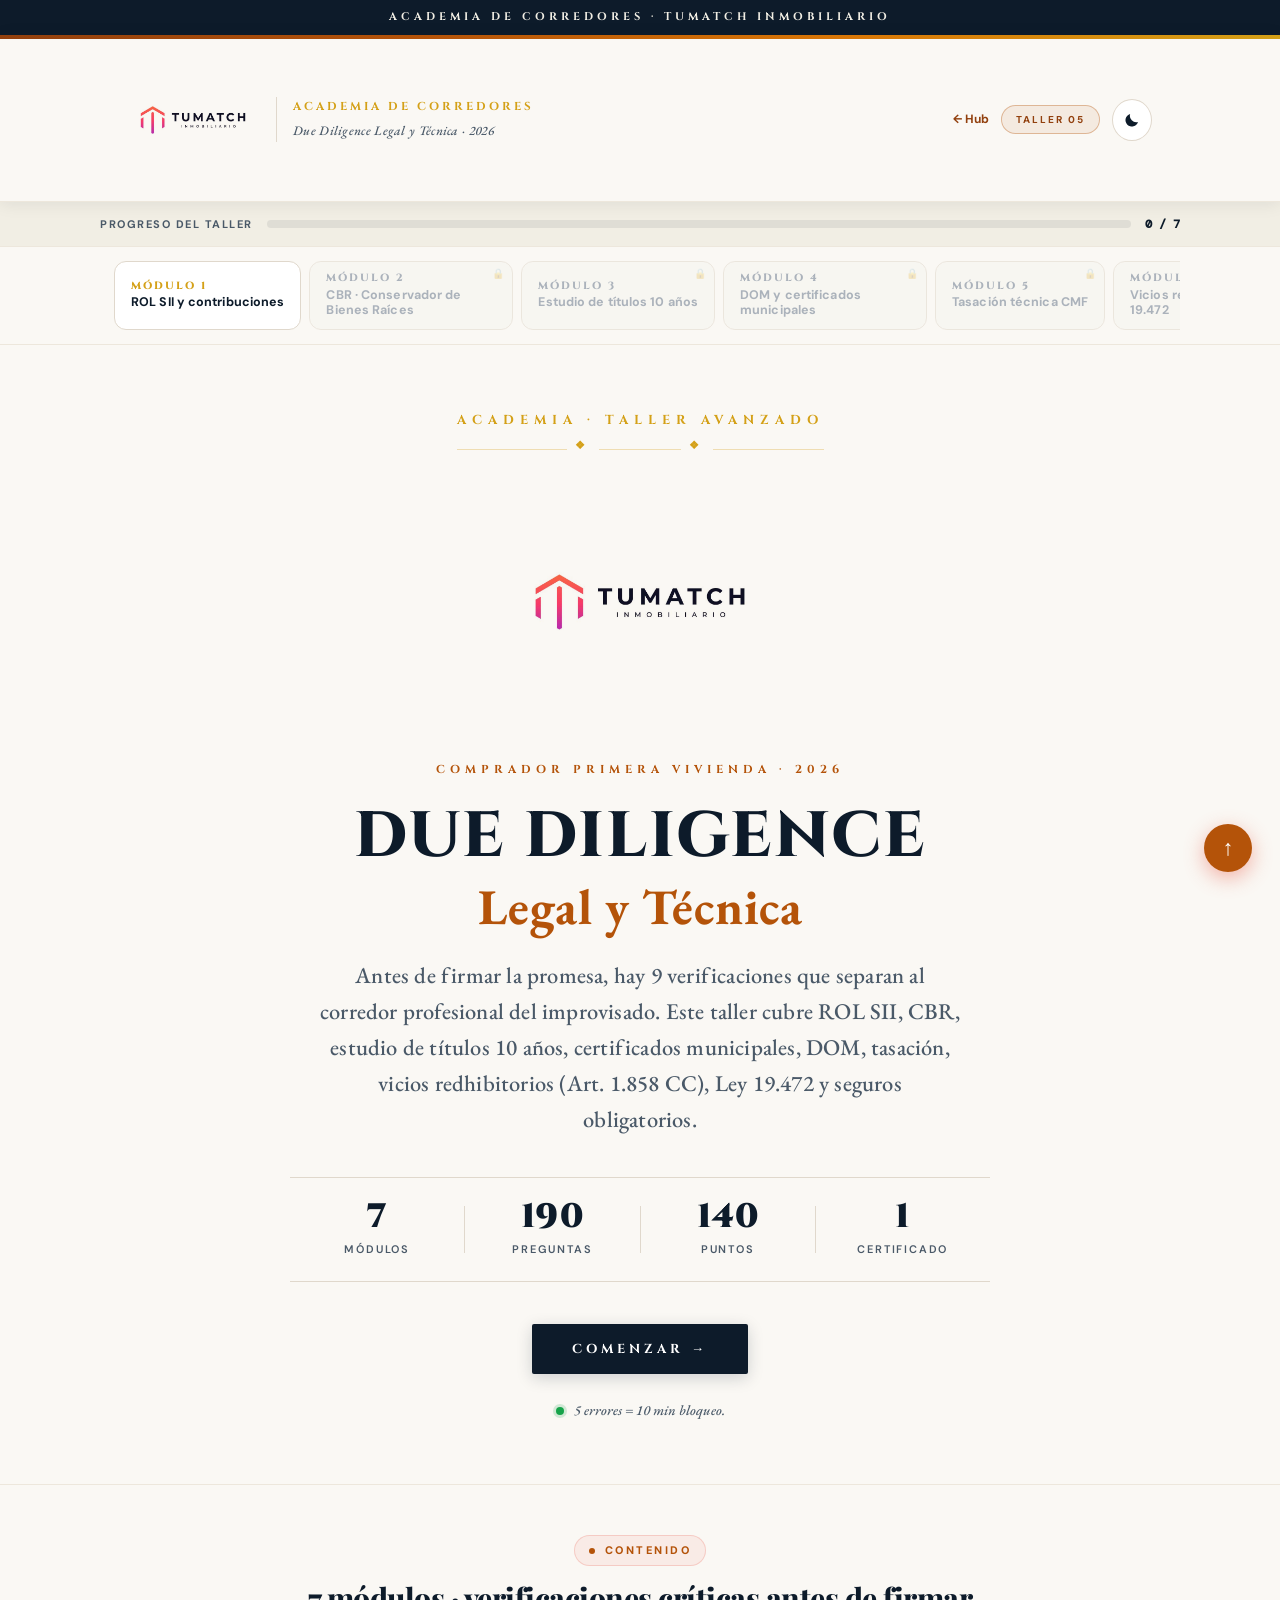
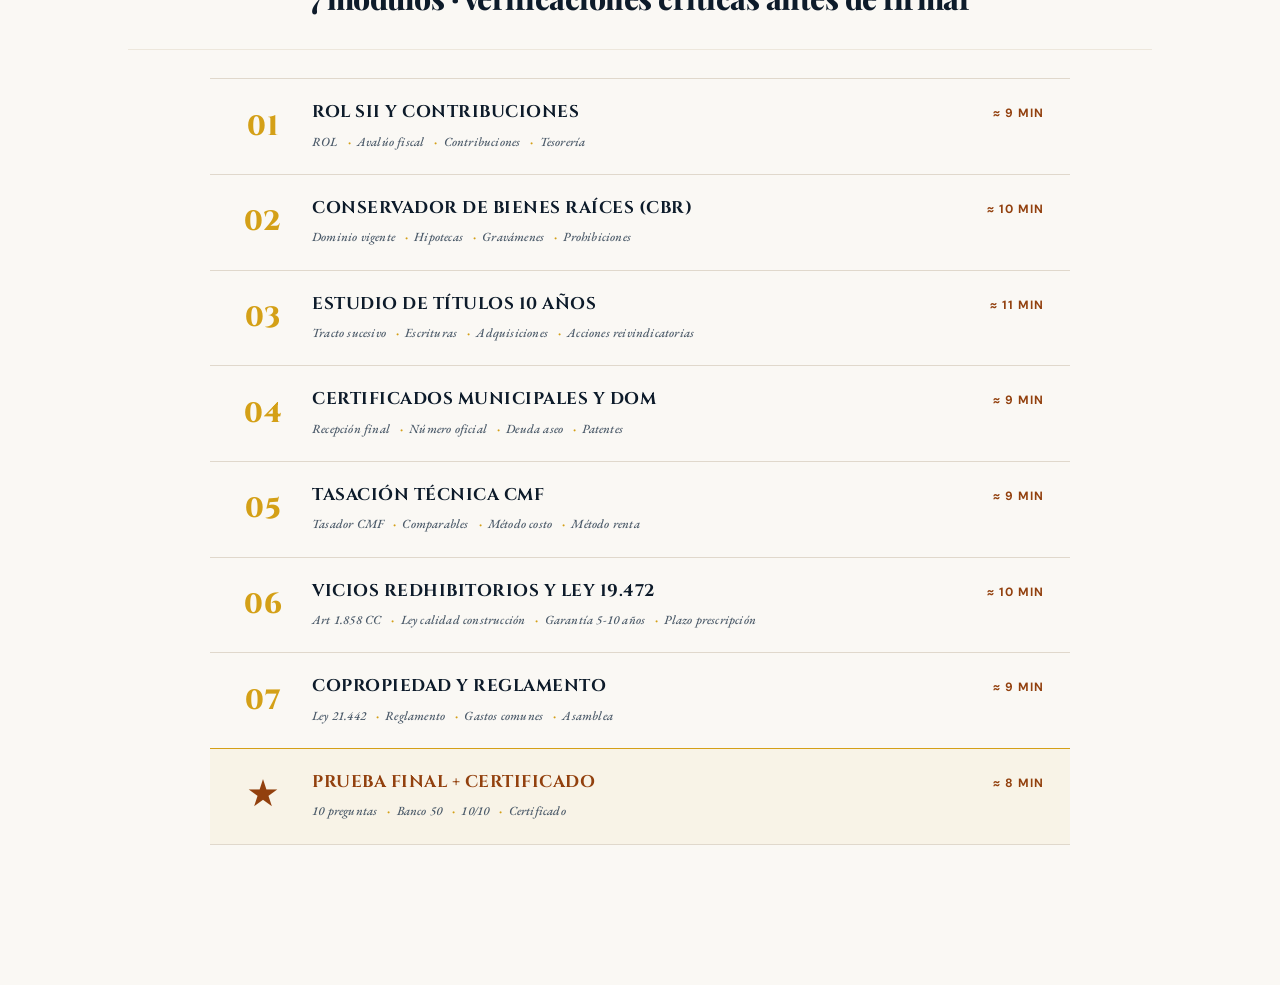
<file: due-diligence-legal/index.html>
<!DOCTYPE html>
<html lang="es">
<head>
<meta charset="UTF-8"><meta name="viewport" content="width=device-width, initial-scale=1.0">
<title>TuMatch · Taller Avanzado · Due Diligence Legal y Técnica</title>
<meta name="description" content="Taller avanzado TuMatch sobre due diligence legal y técnica antes de la compraventa: ROL SII, CBR, estudio de títulos, certificados DOM, tasación, vicios redhibitorios, Ley 19.472 y seguros.">
<link rel="preconnect" href="https://fonts.googleapis.com"><link rel="preconnect" href="https://fonts.gstatic.com" crossorigin>
<link href="https://fonts.googleapis.com/css2?family=Cormorant+Garamond:ital,wght@0,500;0,600;0,700;1,500;1,700&family=Cinzel:wght@500;600;700;800;900&family=EB+Garamond:ital,wght@0,400;0,500;0,600;0,700;0,800;1,400;1,600;1,700&display=swap" rel="stylesheet">
<link rel="stylesheet" href="../styles.css">
<meta name="theme-color" content="#FAF8F4" media="(prefers-color-scheme: light)"><meta name="theme-color" content="#0E1621" media="(prefers-color-scheme: dark)">
<script>(function(){ try{ var s = localStorage.getItem('tumatch_theme'); if (s === 'dark' || s === 'light') document.documentElement.setAttribute('data-theme', s); }catch(e){} })();</script>
<style>
:root{--coral:#B45309;--coralDk:#92400E;--pink:#D97706;--mag:#F59E0B;--gold:#D4A017;--purple:#92400E;--teal:#0EA5A0;--orange:#B45309}
.grad-stripe{background:linear-gradient(90deg,#92400E,#B45309,#D97706,#D4A017)!important}
.progress-fill{background:linear-gradient(90deg,#92400E,#B45309,#D97706)!important}
.taller-badge{color:#92400E!important;background:rgba(180,83,9,.08)!important;border-color:rgba(180,83,9,.35)!important}
.brand-tagline-l1{color:#D4A017!important}.hero-eyebrow-line{color:#B45309!important}.hero-title em{color:#B45309!important}.sec-tag .dot{background:#B45309!important}
</style>
</head>
<body>
<div class="academy-bar"><span class="academy-bar-inner">Academia de Corredores · TuMatch Inmobiliario</span></div>
<header class="hdr"><div class="grad-stripe"></div><div class="hdr-row">
<a class="brand-logo" href="#" onclick="TMApp.goToModule(0);return false;"><img class="brand-img" id="brandLogoImg" src="assets/tumatch_horizontal_positivo.jpg" alt="TuMatch"><div class="brand-tagline"><div class="brand-tagline-l1">Academia de Corredores</div><div class="brand-tagline-l2">Due Diligence Legal y Técnica · 2026</div></div></a>
<div class="hdr-actions"><a href="../" style="font-size:12px;text-decoration:none;color:#92400E;font-weight:700">← Hub</a><span class="taller-badge">Taller 05</span><button class="theme-toggle" id="themeToggle"><svg class="tt-sun" viewBox="0 0 24 24" width="18" height="18"><circle cx="12" cy="12" r="4.5" fill="currentColor"/><g stroke="currentColor" stroke-width="1.8" stroke-linecap="round"><line x1="12" y1="2.5" x2="12" y2="5"/><line x1="12" y1="19" x2="12" y2="21.5"/><line x1="2.5" y1="12" x2="5" y2="12"/><line x1="19" y1="12" x2="21.5" y2="12"/></g></svg><svg class="tt-moon" viewBox="0 0 24 24" width="18" height="18"><path d="M20 14.5A8.5 8.5 0 0 1 9.5 4 8.5 8.5 0 1 0 20 14.5Z" fill="currentColor"/></svg></button></div>
</div></header>
<div class="progress-wrap"><div class="progress-inner"><span class="progress-label">Progreso del taller</span><div class="progress-track"><div class="progress-fill" id="progressFill" style="width:0%"></div></div><span class="progress-num" id="progressNum">0 / 7</span></div></div>
<nav class="modnav"><div class="modnav-inner" id="modnavInner"></div></nav>

<section class="module active" id="mod-0"><div class="hero-new"><div class="hero-new-inner">
<div class="hero-academy-mark">Academia · Taller Avanzado</div>
<img class="hero-logo" id="heroLogoImg" src="assets/tumatch_horizontal_positivo.jpg" alt="TuMatch">
<div class="hero-eyebrow-line">Comprador Primera Vivienda · 2026</div>
<h1 class="hero-title">Due Diligence<br><em>Legal y Técnica</em></h1>
<p class="hero-lead">Antes de firmar la promesa, hay 9 verificaciones que separan al corredor profesional del improvisado. Este taller cubre ROL SII, CBR, estudio de títulos 10 años, certificados municipales, DOM, tasación, vicios redhibitorios (Art. 1.858 CC), Ley 19.472 y seguros obligatorios.</p>
<div class="hero-meta"><div class="hero-meta-item"><div class="hero-meta-num">7</div><div class="hero-meta-lbl">Módulos</div></div><div class="hero-meta-sep"></div><div class="hero-meta-item"><div class="hero-meta-num">190</div><div class="hero-meta-lbl">Preguntas</div></div><div class="hero-meta-sep"></div><div class="hero-meta-item"><div class="hero-meta-num">140</div><div class="hero-meta-lbl">Puntos</div></div><div class="hero-meta-sep"></div><div class="hero-meta-item"><div class="hero-meta-num">1</div><div class="hero-meta-lbl">Certificado</div></div></div>
<div id="resumeBanner" class="resume-banner" style="display:none"><div class="resume-banner-icon">📖</div><div class="resume-banner-body"><div class="resume-banner-title">Avance guardado</div><div class="resume-banner-text" id="resumeBannerText">Continúa donde quedaste.</div></div><button class="btn btn-primary resume-banner-btn" id="resumeBannerBtn">Continuar →</button></div>
<div class="hero-cta-row"><button class="hero-cta-new" onclick="TMApp.startModule(1)" id="heroStartBtn">Comenzar →</button></div>
<div class="hero-save-hint"><span class="save-dot"></span><span>5 errores = 10 min bloqueo.</span></div>
</div></div>
<div class="page"><div class="sec-header" style="text-align:center"><div class="sec-tag" style="margin-left:auto;margin-right:auto"><span class="dot"></span>Contenido</div><h2 class="sec-h2" style="margin-left:auto;margin-right:auto;max-width:760px">7 módulos · verificaciones críticas antes de firmar</h2></div>
<div class="mod-timeline">
<div class="mod-t-item" onclick="TMApp.startModule(1)"><div class="mod-t-num">01</div><div class="mod-t-body"><div class="mod-t-head"><div class="mod-t-title">ROL SII y contribuciones</div><div class="mod-t-time">≈ 9 min</div></div><div class="mod-t-keys"><span>ROL</span><span>Avalúo fiscal</span><span>Contribuciones</span><span>Tesorería</span></div></div></div>
<div class="mod-t-item" onclick="TMApp.startModule(2)"><div class="mod-t-num">02</div><div class="mod-t-body"><div class="mod-t-head"><div class="mod-t-title">Conservador de Bienes Raíces (CBR)</div><div class="mod-t-time">≈ 10 min</div></div><div class="mod-t-keys"><span>Dominio vigente</span><span>Hipotecas</span><span>Gravámenes</span><span>Prohibiciones</span></div></div></div>
<div class="mod-t-item" onclick="TMApp.startModule(3)"><div class="mod-t-num">03</div><div class="mod-t-body"><div class="mod-t-head"><div class="mod-t-title">Estudio de títulos 10 años</div><div class="mod-t-time">≈ 11 min</div></div><div class="mod-t-keys"><span>Tracto sucesivo</span><span>Escrituras</span><span>Adquisiciones</span><span>Acciones reivindicatorias</span></div></div></div>
<div class="mod-t-item" onclick="TMApp.startModule(4)"><div class="mod-t-num">04</div><div class="mod-t-body"><div class="mod-t-head"><div class="mod-t-title">Certificados municipales y DOM</div><div class="mod-t-time">≈ 9 min</div></div><div class="mod-t-keys"><span>Recepción final</span><span>Número oficial</span><span>Deuda aseo</span><span>Patentes</span></div></div></div>
<div class="mod-t-item" onclick="TMApp.startModule(5)"><div class="mod-t-num">05</div><div class="mod-t-body"><div class="mod-t-head"><div class="mod-t-title">Tasación técnica CMF</div><div class="mod-t-time">≈ 9 min</div></div><div class="mod-t-keys"><span>Tasador CMF</span><span>Comparables</span><span>Método costo</span><span>Método renta</span></div></div></div>
<div class="mod-t-item" onclick="TMApp.startModule(6)"><div class="mod-t-num">06</div><div class="mod-t-body"><div class="mod-t-head"><div class="mod-t-title">Vicios redhibitorios y Ley 19.472</div><div class="mod-t-time">≈ 10 min</div></div><div class="mod-t-keys"><span>Art 1.858 CC</span><span>Ley calidad construcción</span><span>Garantía 5-10 años</span><span>Plazo prescripción</span></div></div></div>
<div class="mod-t-item" onclick="TMApp.startModule(7)"><div class="mod-t-num">07</div><div class="mod-t-body"><div class="mod-t-head"><div class="mod-t-title">Copropiedad y Reglamento</div><div class="mod-t-time">≈ 9 min</div></div><div class="mod-t-keys"><span>Ley 21.442</span><span>Reglamento</span><span>Gastos comunes</span><span>Asamblea</span></div></div></div>
<div class="mod-t-item mod-t-final"><div class="mod-t-num">★</div><div class="mod-t-body"><div class="mod-t-head"><div class="mod-t-title">Prueba final + Certificado</div><div class="mod-t-time">≈ 8 min</div></div><div class="mod-t-keys"><span>10 preguntas</span><span>Banco 50</span><span>10/10</span><span>Certificado</span></div></div></div>
</div></div></section>

<section class="module" id="mod-1"><div class="page"><div class="sec-header"><div class="sec-tag"><span class="dot"></span>Módulo 1 · ROL SII y contribuciones</div><h2 class="sec-h2">El ROL es la ID fiscal de la propiedad</h2><p class="sec-desc">El ROL es el código SII que identifica cada propiedad. Se usa para pagar contribuciones (impuesto territorial), calcular avalúo fiscal y verificar el estado tributario. Antes de firmar promesa, obtén el ROL y verifica que las contribuciones estén al día (www.sii.cl o Tesorería).</p></div>
<div style="overflow-x:auto;margin-bottom:20px"><table class="barrio-table"><thead><tr><th>Verificación</th><th>Plataforma</th><th>Qué muestra</th></tr></thead><tbody>
<tr><td><strong>ROL de la propiedad</strong></td><td>sii.cl sección Avalúos</td><td>ROL, avalúo fiscal, superficie, calidad, destino</td></tr>
<tr><td><strong>Contribuciones al día</strong></td><td>tesoreria.cl</td><td>Pagos vigentes, deuda si la hay</td></tr>
<tr><td><strong>Certificado de avalúo fiscal</strong></td><td>sii.cl</td><td>Valor fiscal referencial (base para impuesto territorial)</td></tr>
<tr><td><strong>Exención contribuciones</strong></td><td>sii.cl</td><td>Primera vivienda con avalúo bajo tope tiene exención total o parcial</td></tr>
</tbody></table></div>
<div class="info-box warn"><span class="info-icon">⚠️</span><div class="info-text"><strong>Red flag:</strong> si las contribuciones están impagas, el comprador puede ser solidariamente responsable post-transferencia por las del año en curso. Debe regularizarse antes de firmar escritura o retenerse del precio.</div></div>
<div id="quiz-1" class="quiz-gate"></div></div></section>

<section class="module" id="mod-2"><div class="page"><div class="sec-header"><div class="sec-tag"><span class="dot"></span>Módulo 2 · Conservador de Bienes Raíces</div><h2 class="sec-h2">El CBR es el registro público de la propiedad inmueble</h2><p class="sec-desc">El CBR (uno por comuna o jurisdicción) inscribe todo acto que afecta la propiedad: compraventa, hipoteca, prohibición, gravamen. Sin inscripción no hay efectos frente a terceros (Art. 2.410 CC). Los certificados clave antes de comprar son Dominio Vigente, Hipotecas y Gravámenes, y Prohibiciones e Interdicciones.</p></div>
<div class="grid-2" style="gap:22px;margin-bottom:28px">
<div class="card" style="border-left:4px solid #B45309"><div style="font-size:12px;font-weight:800;letter-spacing:1.5px;text-transform:uppercase;color:#92400E;margin-bottom:16px">Certificados del CBR obligatorios</div><ul class="checklist">
<li><strong>Certificado de Dominio Vigente</strong> — muestra quién es el actual dueño</li>
<li><strong>Certificado de Hipotecas y Gravámenes</strong> — muestra deudas garantizadas con la propiedad</li>
<li><strong>Certificado de Prohibiciones e Interdicciones</strong> — muestra restricciones (subsidio DS1, embargos, medidas precautorias)</li>
<li><strong>Certificado de Litigios</strong> — muestra si hay juicios que afectan la propiedad</li>
<li><strong>Copia de inscripción de dominio</strong> — con notas marginales (historia reciente)</li>
</ul></div>
<div class="card" style="border-left:4px solid #D4A017"><div style="font-size:12px;font-weight:800;letter-spacing:1.5px;text-transform:uppercase;color:#92400E;margin-bottom:16px">Plazos y costos (2026 referencial)</div><ul class="checklist">
<li>Certificados online en varios CBR (incluido CBR Santiago): 1-3 días hábiles</li>
<li>Costo por certificado: aproximadamente $3.000 a $6.000</li>
<li>Copia de inscripción con 5 años marginales: $8.000-$15.000</li>
<li>Estudio de títulos completo 10 años: $150.000-$400.000 según abogado</li>
</ul></div></div>
<div class="info-box info"><span class="info-icon">📋</span><div class="info-text"><strong>Tip:</strong> solicita todos los certificados con fecha cercana a la promesa (máximo 30 días antes). Si la propiedad está en otra comuna, verifica cuál es el CBR competente — a veces una misma comuna tiene 2.</div></div>
<div id="quiz-2" class="quiz-gate"></div></div></section>

<section class="module" id="mod-3"><div class="page"><div class="sec-header"><div class="sec-tag"><span class="dot"></span>Módulo 3 · Estudio de Títulos 10 años</div><h2 class="sec-h2">Verificar tracto sucesivo inatacable</h2><p class="sec-desc">El estudio de títulos revisa la cadena de transferencias de la propiedad durante los últimos 10 años (plazo de prescripción adquisitiva extraordinaria, Art. 2.511 CC). Un título con observaciones puede generar acción reivindicatoria futura contra el comprador. Siempre lo ejecuta un abogado especialista.</p></div>
<div style="overflow-x:auto;margin-bottom:20px"><table class="barrio-table"><thead><tr><th>Hito en la cadena</th><th>Qué se verifica</th><th>Riesgo si falla</th></tr></thead><tbody>
<tr><td><strong>Compraventa inicial (10+ años atrás)</strong></td><td>Escritura válida · partes con capacidad · objeto lícito · precio real</td><td>Nulidad absoluta heredable</td></tr>
<tr><td><strong>Transferencias intermedias</strong></td><td>Cada escritura válida · inscripción CBR correcta</td><td>Interrumpe cadena · riesgo reivindicatoria</td></tr>
<tr><td><strong>Sucesiones por causa de muerte</strong></td><td>Posesión efectiva inscrita + adjudicaciones · todos los herederos</td><td>Herederos omitidos pueden reclamar</td></tr>
<tr><td><strong>Divisiones / fusiones</strong></td><td>Subdivisión DOM + adjudicación notaría · todos firman</td><td>Cuotas sin transferir correctamente</td></tr>
<tr><td><strong>Hipotecas y alzamientos</strong></td><td>Inscripción + alzamiento en CBR · correlación temporal</td><td>Hipotecas 'olvidadas' = gravamen vigente</td></tr>
</tbody></table></div>
<div class="info-box warn"><span class="info-icon">⚠️</span><div class="info-text"><strong>Regla:</strong> nunca compres con observaciones no resueltas en el estudio de títulos. Si el abogado encuentra una observación material, se resuelve antes de firmar promesa o se abandona la operación. No hay atajos.</div></div>
<div id="quiz-3" class="quiz-gate"></div></div></section>

<section class="module" id="mod-4"><div class="page"><div class="sec-header"><div class="sec-tag"><span class="dot"></span>Módulo 4 · Certificados Municipales y DOM</div><h2 class="sec-h2">La municipalidad valida que la construcción sea legal</h2><p class="sec-desc">La Dirección de Obras Municipales (DOM) verifica que la edificación cumpla la normativa urbana. Sin Recepción Final Municipal, la propiedad tiene problemas para inscribirse correctamente, tasar y calificar bancariamente.</p></div>
<div class="grid-2" style="gap:22px;margin-bottom:22px">
<div class="card" style="border-left:4px solid #B45309"><div style="font-size:12px;font-weight:800;letter-spacing:1.5px;text-transform:uppercase;color:#92400E;margin-bottom:16px">Certificados DOM imprescindibles</div><ul class="checklist">
<li><strong>Certificado de Recepción Final</strong> — la obra está terminada y cumple normativa</li>
<li><strong>Certificado de Informaciones Previas (CIP)</strong> — normas urbanísticas del predio</li>
<li><strong>Número Municipal</strong> — dirección oficial del inmueble</li>
<li><strong>Certificado de No Expropiación</strong> — el predio no está en plan de expropiación</li>
<li><strong>Línea Oficial</strong> — deslinde legal del predio (si aplica)</li>
</ul></div>
<div class="card" style="border-left:4px solid #D4A017"><div style="font-size:12px;font-weight:800;letter-spacing:1.5px;text-transform:uppercase;color:#92400E;margin-bottom:16px">Otros certificados clave</div><ul class="checklist">
<li><strong>Deuda de aseo y ornato</strong> — municipalidad puede cobrar pendientes</li>
<li><strong>Patentes comerciales</strong> (si hubo negocio en el inmueble)</li>
<li><strong>Deuda cuentas servicios básicos</strong> — agua, luz, gas al día</li>
<li><strong>Certificado gastos comunes</strong> (si es departamento) — sin deuda con administración</li>
</ul></div></div>
<div class="info-box warn"><span class="info-icon">⚠️</span><div class="info-text"><strong>Red flag:</strong> propiedad sin Recepción Final de ampliaciones (muy común). Antes de firmar, verifica que los metros construidos coincidan con el DOM. Si hay ampliación sin regularizar, negocia con vendedor que la regularice o asume costo tú con descuento en precio.</div></div>
<div id="quiz-4" class="quiz-gate"></div></div></section>

<section class="module" id="mod-5"><div class="page"><div class="sec-header"><div class="sec-tag"><span class="dot"></span>Módulo 5 · Tasación Técnica CMF</div><h2 class="sec-h2">El valor real según un perito registrado</h2><p class="sec-desc">La tasación bancaria la realiza un tasador independiente registrado en CMF. Usa tres métodos complementarios (comparables, costo, renta). El valor tasación es la base para el crédito — no el precio. Aprender a interpretar un informe te permite negociar con conocimiento.</p></div>
<div style="overflow-x:auto;margin-bottom:20px"><table class="barrio-table"><thead><tr><th>Método de tasación</th><th>Cómo funciona</th><th>Cuándo se usa</th></tr></thead><tbody>
<tr><td><strong>Comparables (datos de mercado)</strong></td><td>Valores recientes de propiedades similares en la zona</td><td>Residencial estándar · método principal</td></tr>
<tr><td><strong>Costo de reposición</strong></td><td>Costo de reconstruir + valor terreno - depreciación</td><td>Propiedades únicas o sin comparables cercanos</td></tr>
<tr><td><strong>Capitalización de renta</strong></td><td>Renta de arriendo anual / tasa de capitalización</td><td>Inversión y propiedades con renta demostrable</td></tr>
</tbody></table></div>
<div class="info-box info"><span class="info-icon">🧮</span><div class="info-text"><strong>Tip:</strong> el valor de tasación suele ser conservador (90-105% del precio pactado). Si el precio pactado excede la tasación, el banco solo financia sobre tasación. El comprador debe aportar la diferencia o renegociar precio con vendedor.</div></div>
<div id="quiz-5" class="quiz-gate"></div></div></section>

<section class="module" id="mod-6"><div class="page"><div class="sec-header"><div class="sec-tag"><span class="dot"></span>Módulo 6 · Vicios Redhibitorios y Ley 19.472</div><h2 class="sec-h2">Protección legal del comprador tras recibir la vivienda</h2><p class="sec-desc">Los vicios redhibitorios (Art. 1.858 y sgtes. Código Civil) son defectos ocultos existentes al momento de la compraventa que hacen la cosa inadecuada para su uso. La Ley 19.472 (1997, modificada) protege adicionalmente al comprador de vivienda nueva con garantía de la constructora (3, 5 y 10 años según tipo de vicio).</p></div>
<div style="overflow-x:auto;margin-bottom:20px"><table class="barrio-table"><thead><tr><th>Tipo de vicio / falla</th><th>Marco legal</th><th>Plazo prescripción</th></tr></thead><tbody>
<tr><td><strong>Vicio redhibitorio (vivienda usada)</strong></td><td>Art. 1.858 CC</td><td>6 meses desde entrega (rebaja precio) · 1 año (rescisión)</td></tr>
<tr><td><strong>Terminaciones defectuosas (vivienda nueva)</strong></td><td>Ley 19.472 Art. 18 letra c)</td><td>3 años desde recepción municipal</td></tr>
<tr><td><strong>Instalaciones (elect., agua, gas)</strong></td><td>Ley 19.472 Art. 18 letra b)</td><td>5 años desde recepción municipal</td></tr>
<tr><td><strong>Estructural (cimientos, muros resistentes)</strong></td><td>Ley 19.472 Art. 18 letra a)</td><td>10 años desde recepción municipal</td></tr>
</tbody></table></div>
<div class="info-box warn"><span class="info-icon">⚠️</span><div class="info-text"><strong>Para el corredor:</strong> deja acta de entrega con inventario y fotos. Informa al comprador los plazos de garantía legal (especialmente en vivienda nueva). Si aparece vicio, el comprador debe reclamar por escrito a la constructora antes del plazo. Documenta todo.</div></div>
<div id="quiz-6" class="quiz-gate"></div></div></section>

<section class="module" id="mod-7"><div class="page"><div class="sec-header"><div class="sec-tag"><span class="dot"></span>Módulo 7 · Copropiedad y Reglamento</div><h2 class="sec-h2">Lo que el comprador hereda al comprar un departamento</h2><p class="sec-desc">Al comprar un departamento, el comprador adquiere también derechos y obligaciones del régimen de copropiedad inmobiliaria regulado por la Ley 21.442 (2022, que reemplazó la 19.537). Antes de firmar, lee el Reglamento de Copropiedad, verifica gastos comunes al día y pregunta por fondo de reserva.</p></div>
<div class="grid-2" style="gap:22px;margin-bottom:22px">
<div class="card" style="border-left:4px solid #B45309"><div style="font-size:12px;font-weight:800;letter-spacing:1.5px;text-transform:uppercase;color:#92400E;margin-bottom:16px">Documentos copropiedad</div><ul class="checklist">
<li><strong>Reglamento de Copropiedad</strong> inscrito en CBR</li>
<li><strong>Certificado gastos comunes al día</strong> del administrador</li>
<li><strong>Acta última asamblea</strong> de copropietarios</li>
<li><strong>Estado del fondo de reserva</strong> (obligatorio por ley)</li>
<li><strong>Presupuesto anual</strong> y derramas pendientes</li>
<li><strong>Copia de los Estatutos</strong> (si la comunidad está constituida con personalidad jurídica)</li>
</ul></div>
<div class="card" style="border-left:4px solid #D4A017"><div style="font-size:12px;font-weight:800;letter-spacing:1.5px;text-transform:uppercase;color:#92400E;margin-bottom:16px">Puntos críticos a revisar</div><ul class="checklist">
<li>¿Hay <strong>derramas pendientes</strong> (gastos extra aprobados) no pagadas?</li>
<li>¿Se permite <strong>arriendo de corta estadía</strong>? (Airbnb restringido en muchos edificios)</li>
<li>¿<strong>Mascotas</strong> permitidas?</li>
<li>¿<strong>Uso comercial</strong> permitido?</li>
<li>¿Hay <strong>obras mayores</strong> aprobadas o en curso?</li>
<li>¿Cómo se maneja el <strong>fondo de reserva</strong>? (mínimo 5% de gastos comunes por ley)</li>
</ul></div></div>
<div class="info-box info"><span class="info-icon">📖</span><div class="info-text"><strong>Ley 21.442:</strong> modernizó el régimen de copropiedad en 2022. Incluye fondo operacional obligatorio, reglas claras de asambleas, protección al copropietario minoritario y procedimientos de cobro de gastos comunes. Familiariza al corredor con ella.</div></div>
<div id="quiz-7" class="quiz-gate"></div></div></section>

<section class="module" id="mod-final"><div class="page"><div class="final-test-intro"><h2>Prueba final · 10 preguntas</h2><p>Dominio completo de due diligence. 10/10 para aprobar. Banco rotativo de 50 preguntas.</p><div class="test-stats"><div class="test-stat"><div class="num">10</div><div class="lbl">Mostradas</div></div><div class="test-stat"><div class="num">50</div><div class="lbl">Banco</div></div><div class="test-stat"><div class="num">10/10</div><div class="lbl">Aprobar</div></div></div></div><div id="final-quiz"></div></div></section>

<section class="module" id="mod-done"><div class="page"><div class="sec-header" style="text-align:center"><div class="sec-tag" style="margin-left:auto;margin-right:auto"><span class="dot"></span>Conclusión</div><h2 class="sec-h2" style="margin-left:auto;margin-right:auto;max-width:700px">Dominas la due diligence profesional</h2></div>
<div class="cert-section" style="margin-top:50px"><div class="sec-header"><div class="sec-tag"><span class="dot"></span>Certificado</div><h2 class="sec-h2">Descarga tu certificado</h2></div>
<div class="cert-name-form"><label for="tmCertNameInput">Nombre completo:</label><input type="text" id="tmCertNameInput" placeholder="Ej: María José Pérez González" maxlength="60" oninput="TMApp.updateCertName(this.value)" autocomplete="name"></div>
<div class="tm-cert" id="tmCert"><div class="tm-cert-border"><div class="tm-cert-corner tl"></div><div class="tm-cert-corner tr"></div><div class="tm-cert-corner bl"></div><div class="tm-cert-corner br"></div>
<div class="tm-cert-logo-block"><img class="tm-cert-logo-img" src="assets/tumatch_horizontal_positivo.jpg" alt="TuMatch"></div>
<div class="tm-cert-eyebrow">Certificado Oficial de Reconocimiento</div>
<h1 class="tm-cert-title">Due Diligence Legal y Técnica<br><em>Taller Avanzado · Comprador Primera Vivienda</em></h1>
<div class="tm-cert-divider"></div><div class="tm-cert-subtitle">Taller Avanzado 05 · Academia TuMatch · 2026</div>
<p class="tm-cert-intro">Se otorga el presente reconocimiento a</p>
<div class="tm-cert-name" id="tmCertName">_______________________________</div>
<p class="tm-cert-body">Por haber completado satisfactoriamente los siete módulos del taller avanzado sobre due diligence legal y técnica aplicada a la compraventa de primera vivienda, demostrando dominio en ROL SII y contribuciones, registros CBR, estudio de títulos 10 años, certificados DOM y municipales, tasación CMF, vicios redhibitorios del Código Civil y Ley 19.472 de calidad de la construcción, y copropiedad inmobiliaria bajo Ley 21.442.</p>
<div class="tm-cert-modules-block"><div class="tm-cert-modules-title">Módulos aprobados</div><ol class="tm-cert-modules" id="tmCertModules"></ol><div class="tm-cert-final-badge"><span class="badge-label">Calificación final</span><span class="badge-score">10<span class="badge-slash">/</span>10</span><span class="badge-sub">Aprobada</span></div></div>
<div class="tm-cert-footer"><div class="tm-cert-date" id="tmCertDate">Santiago, —</div><div class="tm-cert-seal"><div class="tm-cert-seal-mark"><img src="assets/tumatch_simbolo_positivo.jpg" alt="TuMatch"></div><div class="tm-cert-seal-label">Sello de<br>reconocimiento</div></div><div class="tm-cert-sign"><div class="tm-cert-stamp"><svg viewBox="0 0 240 240" class="tm-cert-stamp-svg"><defs><path id="tmAT5" d="M 34,120 A 86,86 0 0 1 206,120" fill="none"/><path id="tmAB5" d="M 38,120 A 82,82 0 0 0 202,120" fill="none"/></defs><circle cx="120" cy="120" r="114" fill="none" stroke="#0D1B2A" stroke-width="4"/><circle cx="120" cy="120" r="108" fill="none" stroke="#D4A017" stroke-width="0.8"/><circle cx="120" cy="120" r="100" fill="none" stroke="#B45309" stroke-width="2.2"/><text font-family="Cinzel" font-size="12" font-weight="800" letter-spacing="4.5" fill="#0D1B2A"><textPath href="#tmAT5" startOffset="50%" text-anchor="middle">TUMATCH · INMOBILIARIO</textPath></text><text font-family="Cinzel" font-size="9" font-weight="700" letter-spacing="5" fill="#92400E"><textPath href="#tmAB5" startOffset="50%" text-anchor="middle">DUE DILIGENCE · 2026</textPath></text><text x="120" y="108" font-family="Cinzel" font-size="12" font-weight="700" letter-spacing="3.5" text-anchor="middle" fill="#0D1B2A">APROBADO</text><text x="120" y="140" font-family="Cinzel" font-size="28" font-weight="900" letter-spacing="3" text-anchor="middle" fill="#B45309">10/10</text><text x="120" y="168" font-family="EB Garamond" font-style="italic" font-weight="600" font-size="13" text-anchor="middle" fill="#0D1B2A">corredor certificado</text></svg></div><div class="tm-cert-sign-line"></div><div class="tm-cert-sign-name">Dirección de Taller</div><div class="tm-cert-sign-role">TuMatch Inmobiliario</div></div></div>
</div></div>
<div class="tm-cert-actions"><button class="btn btn-primary" onclick="TMApp.printCertificate()">🖨️ Imprimir</button><button class="btn btn-success" onclick="TMApp.downloadCertificate(this)">⬇️ Descargar PNG</button></div>
</div>
<div style="margin-top:60px"><div class="sec-header"><div class="sec-tag"><span class="dot"></span>Reglas de oro</div><h2 class="sec-h2">10 reglas de due diligence</h2></div><div id="gold-rules" style="display:grid;grid-template-columns:1fr 1fr;gap:18px"></div></div>
<div class="crm-msg"><span style="font-size:56px;display:block;margin-bottom:12px">📋</span><h3>Aplica hoy</h3><p>Arma un checklist de due diligence para cada cliente: ROL + CBR + estudio títulos + DOM + tasación + copropiedad. Asegúralo antes de la promesa.</p><div style="margin-top:26px;display:flex;gap:10px;flex-wrap:wrap;justify-content:center"><a href="../" class="btn btn-light">🎓 Otros talleres</a><button class="btn btn-light" onclick="TMApp.restart()">↻ Reiniciar</button></div></div>
</div></section>

<button class="back-top" onclick="window.scrollTo({top:0,behavior:'smooth'})">↑</button>
<script src="../app-core.js"></script><script src="quiz-data.js"></script><script src="app.js"></script>
</body></html>
</file>
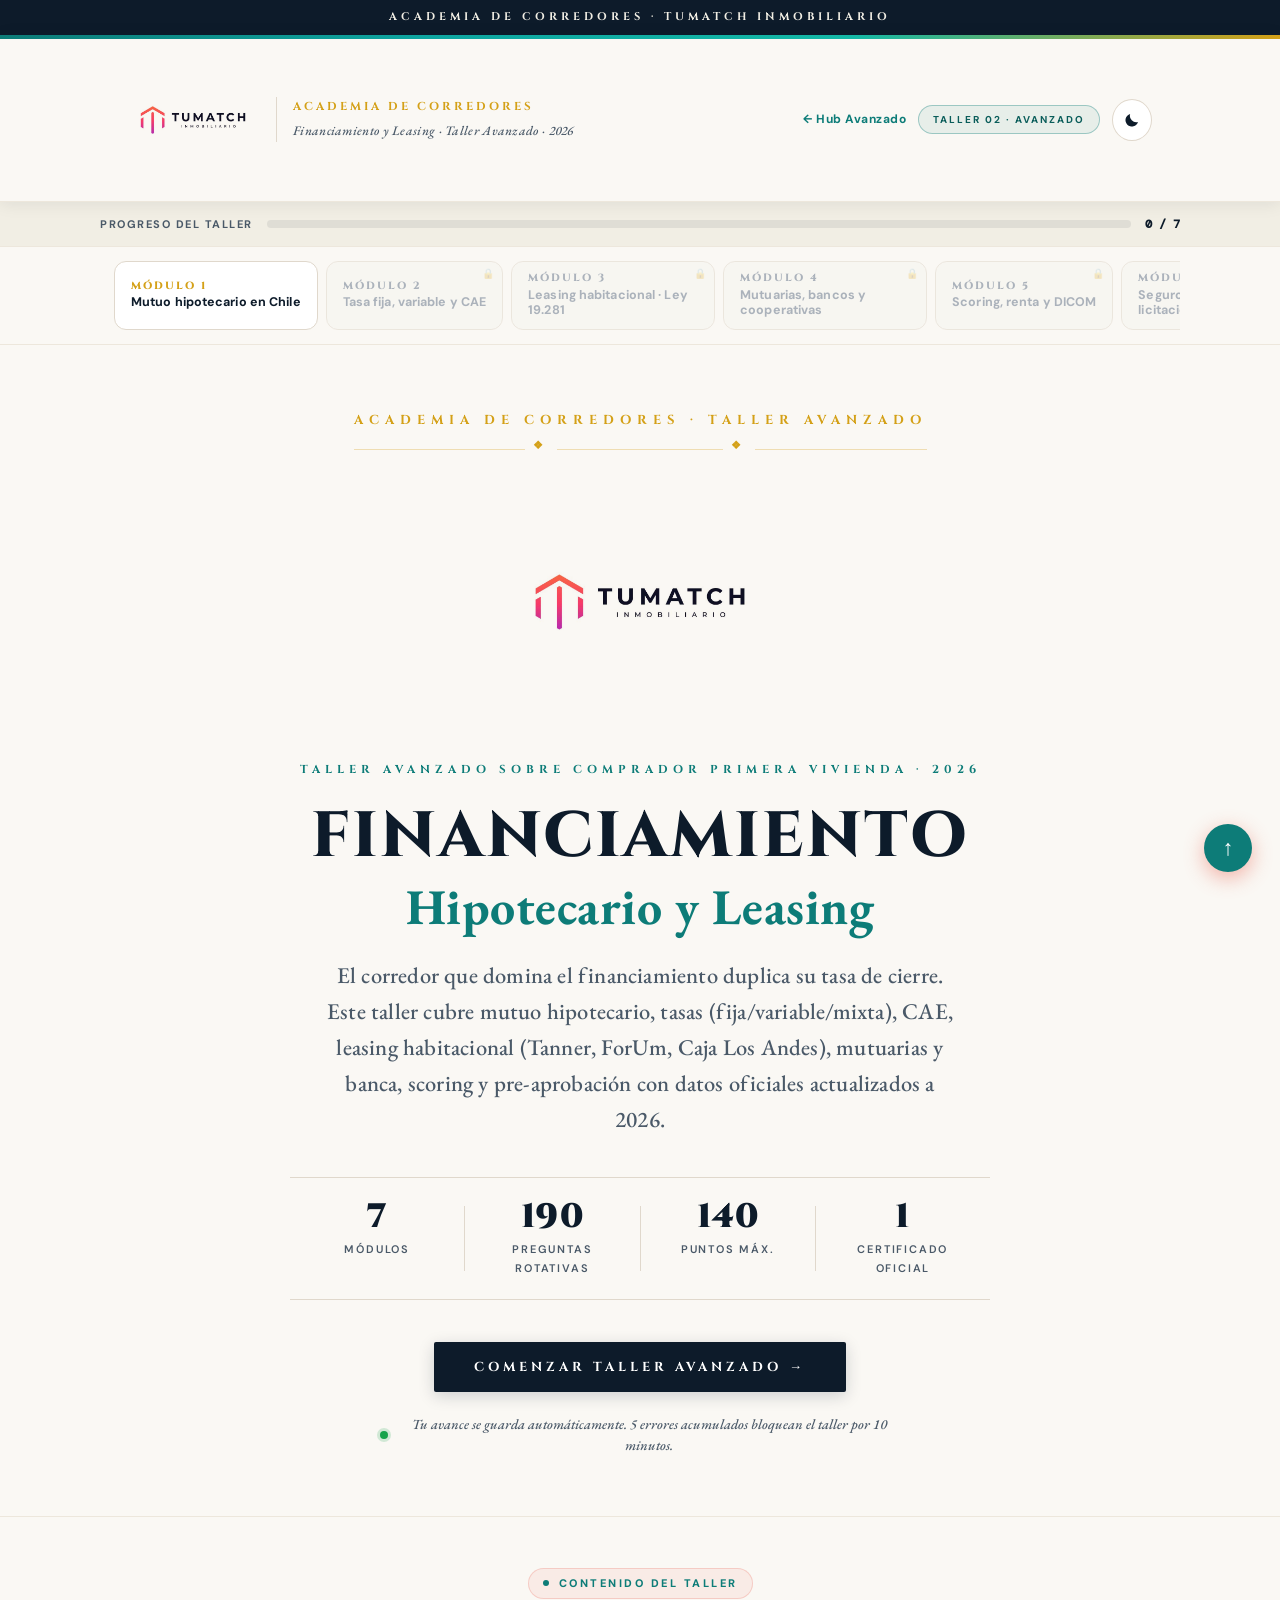
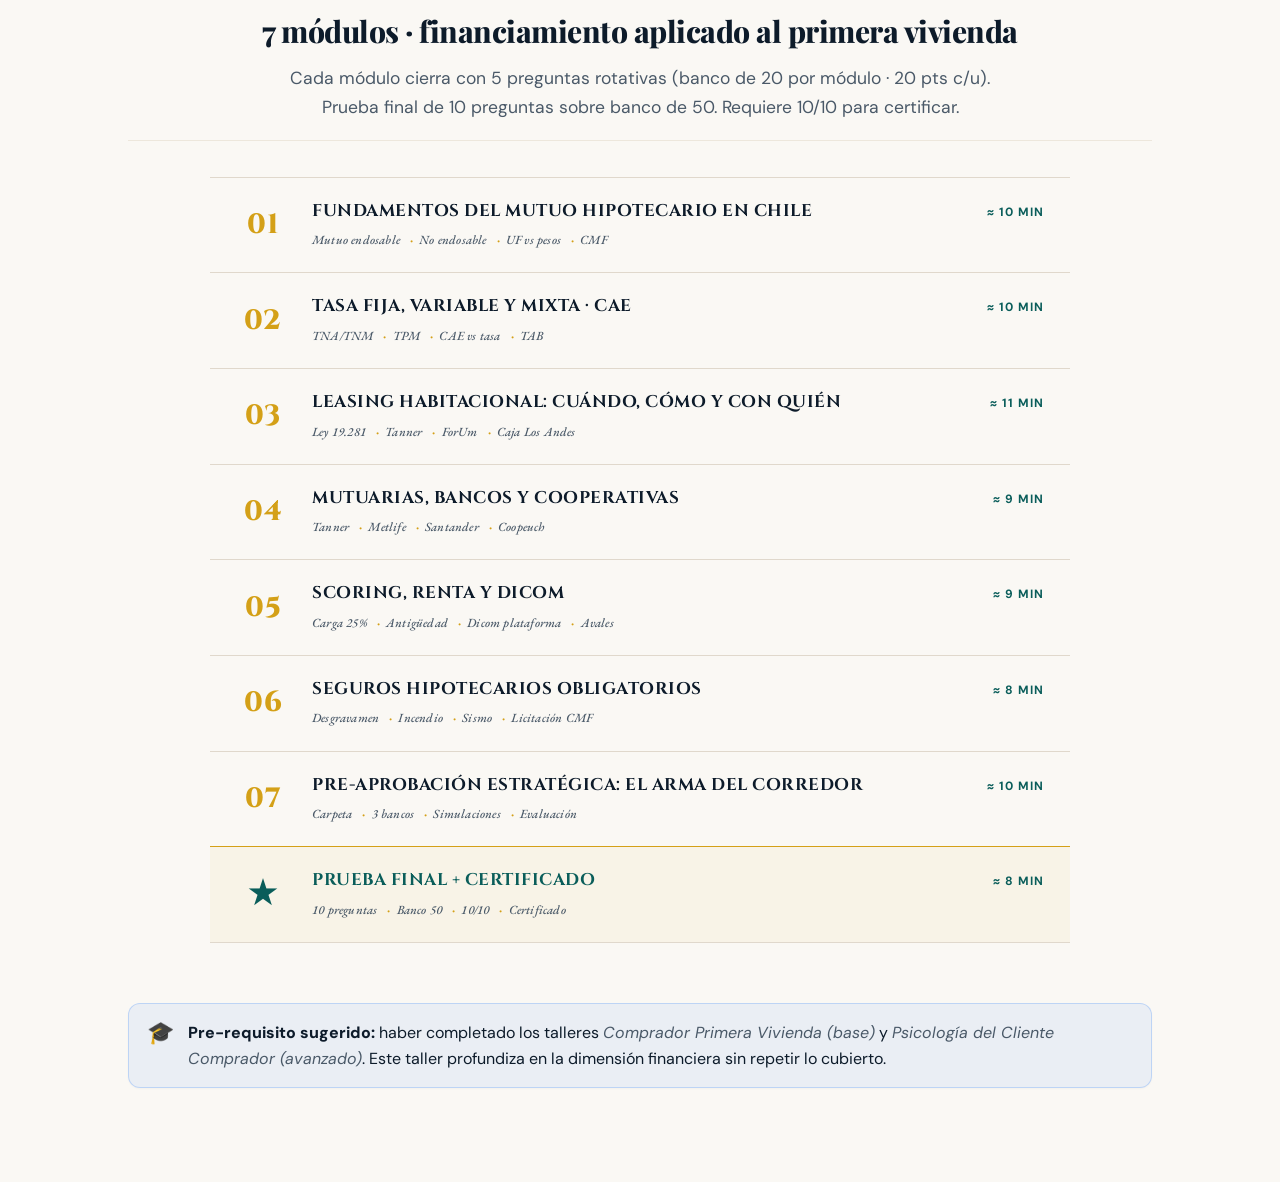
<file: financiamiento-leasing/index.html>
<!DOCTYPE html>
<html lang="es">
<head>
<meta charset="UTF-8">
<meta name="viewport" content="width=device-width, initial-scale=1.0">
<title>TuMatch · Taller Avanzado · Financiamiento Hipotecario y Leasing Habitacional</title>
<meta name="description" content="Taller avanzado TuMatch sobre financiamiento del comprador primera vivienda: mutuo hipotecario, tasas, CAE, leasing habitacional con Tanner, ForUm y Caja Los Andes, mutuarias y bancos, scoring y pre-aprobación.">
<link rel="preconnect" href="https://fonts.googleapis.com">
<link rel="preconnect" href="https://fonts.gstatic.com" crossorigin>
<link href="https://fonts.googleapis.com/css2?family=Cormorant+Garamond:ital,wght@0,500;0,600;0,700;1,500;1,700&family=Cinzel:wght@500;600;700;800;900&family=EB+Garamond:ital,wght@0,400;0,500;0,600;0,700;0,800;1,400;1,600;1,700&display=swap" rel="stylesheet">
<link rel="stylesheet" href="../styles.css">
<meta name="theme-color" content="#FAF8F4" media="(prefers-color-scheme: light)">
<meta name="theme-color" content="#0E1621" media="(prefers-color-scheme: dark)">
<script>
  (function(){ try{ var s = localStorage.getItem('tumatch_theme'); if (s === 'dark' || s === 'light') document.documentElement.setAttribute('data-theme', s); }catch(e){} })();
</script>
<style>
  :root{--coral:#0D7C78;--coralDk:#0A5D5A;--pink:#0E9488;--mag:#14B8A6;--gold:#D4A017;--purple:#0F766E;--teal:#0EA5A0;--orange:#0D9488}
  .grad-stripe{background:linear-gradient(90deg,#0D7C78,#0EA5A0,#14B8A6,#D4A017)!important}
  .progress-fill{background:linear-gradient(90deg,#0D7C78,#0EA5A0,#14B8A6)!important}
  .taller-badge{color:#0A5D5A!important;background:rgba(13,124,120,.08)!important;border-color:rgba(13,124,120,.35)!important}
  .brand-tagline-l1{color:#D4A017!important}
  .hero-eyebrow-line{color:#0D7C78!important}
  .hero-title em{color:#0D7C78!important}
  .sec-tag .dot{background:#0D7C78!important}
</style>
</head>
<body>

<div class="academy-bar"><span class="academy-bar-inner">Academia de Corredores · TuMatch Inmobiliario</span></div>

<header class="hdr">
  <div class="grad-stripe"></div>
  <div class="hdr-row">
    <a class="brand-logo" href="#" onclick="TMApp.goToModule(0);return false;" aria-label="Inicio">
      <img class="brand-img" id="brandLogoImg" src="assets/tumatch_horizontal_positivo.jpg" alt="TuMatch Inmobiliario">
      <div class="brand-tagline">
        <div class="brand-tagline-l1">Academia de Corredores</div>
        <div class="brand-tagline-l2">Financiamiento y Leasing · Taller Avanzado · 2026</div>
      </div>
    </a>
    <div class="hdr-actions">
      <a href="../" style="font-size:12px;text-decoration:none;color:#0D7C78;font-weight:700;letter-spacing:.5px">← Hub Avanzado</a>
      <span class="taller-badge">Taller 02 · Avanzado</span>
      <button class="theme-toggle" id="themeToggle" aria-label="Cambiar modo claro/oscuro">
        <svg class="tt-sun" viewBox="0 0 24 24" width="18" height="18"><circle cx="12" cy="12" r="4.5" fill="currentColor"/><g stroke="currentColor" stroke-width="1.8" stroke-linecap="round"><line x1="12" y1="2.5" x2="12" y2="5"/><line x1="12" y1="19" x2="12" y2="21.5"/><line x1="2.5" y1="12" x2="5" y2="12"/><line x1="19" y1="12" x2="21.5" y2="12"/><line x1="4.9" y1="4.9" x2="6.7" y2="6.7"/><line x1="17.3" y1="17.3" x2="19.1" y2="19.1"/><line x1="4.9" y1="19.1" x2="6.7" y2="17.3"/><line x1="17.3" y1="6.7" x2="19.1" y2="4.9"/></g></svg>
        <svg class="tt-moon" viewBox="0 0 24 24" width="18" height="18"><path d="M20 14.5A8.5 8.5 0 0 1 9.5 4 8.5 8.5 0 1 0 20 14.5Z" fill="currentColor"/></svg>
      </button>
    </div>
  </div>
</header>

<div class="progress-wrap">
  <div class="progress-inner">
    <span class="progress-label">Progreso del taller</span>
    <div class="progress-track"><div class="progress-fill" id="progressFill" style="width:0%"></div></div>
    <span class="progress-num" id="progressNum">0 / 7</span>
  </div>
</div>

<nav class="modnav"><div class="modnav-inner" id="modnavInner"></div></nav>

<!-- ===== MÓDULO 0: INTRO ===== -->
<section class="module active" id="mod-0">
  <div class="hero-new">
    <div class="hero-new-inner">
      <div class="hero-academy-mark">Academia de Corredores · Taller Avanzado</div>
      <img class="hero-logo" id="heroLogoImg" src="assets/tumatch_horizontal_positivo.jpg" alt="TuMatch Inmobiliario">
      <div class="hero-eyebrow-line">Taller Avanzado sobre Comprador Primera Vivienda · 2026</div>
      <h1 class="hero-title">Financiamiento<br><em>Hipotecario y Leasing</em></h1>
      <p class="hero-lead">El corredor que domina el financiamiento duplica su tasa de cierre. Este taller cubre mutuo hipotecario, tasas (fija/variable/mixta), CAE, leasing habitacional (Tanner, ForUm, Caja Los Andes), mutuarias y banca, scoring y pre-aprobación con datos oficiales actualizados a 2026.</p>

      <div class="hero-meta">
        <div class="hero-meta-item"><div class="hero-meta-num">7</div><div class="hero-meta-lbl">Módulos</div></div>
        <div class="hero-meta-sep"></div>
        <div class="hero-meta-item"><div class="hero-meta-num">190</div><div class="hero-meta-lbl">Preguntas rotativas</div></div>
        <div class="hero-meta-sep"></div>
        <div class="hero-meta-item"><div class="hero-meta-num">140</div><div class="hero-meta-lbl">Puntos máx.</div></div>
        <div class="hero-meta-sep"></div>
        <div class="hero-meta-item"><div class="hero-meta-num">1</div><div class="hero-meta-lbl">Certificado oficial</div></div>
      </div>

      <div id="resumeBanner" class="resume-banner" style="display:none">
        <div class="resume-banner-icon">📖</div>
        <div class="resume-banner-body">
          <div class="resume-banner-title">Tienes avance guardado</div>
          <div class="resume-banner-text" id="resumeBannerText">Puedes continuar donde quedaste.</div>
        </div>
        <button class="btn btn-primary resume-banner-btn" id="resumeBannerBtn">Continuar →</button>
      </div>

      <div class="hero-cta-row"><button class="hero-cta-new" onclick="TMApp.startModule(1)" id="heroStartBtn">Comenzar taller avanzado →</button></div>
      <div class="hero-save-hint"><span class="save-dot"></span><span>Tu avance se guarda automáticamente. 5 errores acumulados bloquean el taller por 10 minutos.</span></div>
    </div>
  </div>

  <div class="page">
    <div class="sec-header" style="text-align:center;margin-bottom:36px">
      <div class="sec-tag" style="margin-left:auto;margin-right:auto"><span class="dot"></span>Contenido del taller</div>
      <h2 class="sec-h2" style="margin-left:auto;margin-right:auto;max-width:760px">7 módulos · financiamiento aplicado al primera vivienda</h2>
      <p class="sec-desc" style="margin-left:auto;margin-right:auto">Cada módulo cierra con 5 preguntas rotativas (banco de 20 por módulo · 20 pts c/u). Prueba final de 10 preguntas sobre banco de 50. Requiere 10/10 para certificar.</p>
    </div>

    <div class="mod-timeline">
      <div class="mod-t-item" onclick="TMApp.startModule(1)"><div class="mod-t-num">01</div><div class="mod-t-body"><div class="mod-t-head"><div class="mod-t-title">Fundamentos del mutuo hipotecario en Chile</div><div class="mod-t-time">≈ 10 min</div></div><div class="mod-t-keys"><span>Mutuo endosable</span><span>No endosable</span><span>UF vs pesos</span><span>CMF</span></div></div></div>
      <div class="mod-t-item" onclick="TMApp.startModule(2)"><div class="mod-t-num">02</div><div class="mod-t-body"><div class="mod-t-head"><div class="mod-t-title">Tasa fija, variable y mixta · CAE</div><div class="mod-t-time">≈ 10 min</div></div><div class="mod-t-keys"><span>TNA/TNM</span><span>TPM</span><span>CAE vs tasa</span><span>TAB</span></div></div></div>
      <div class="mod-t-item" onclick="TMApp.startModule(3)"><div class="mod-t-num">03</div><div class="mod-t-body"><div class="mod-t-head"><div class="mod-t-title">Leasing habitacional: cuándo, cómo y con quién</div><div class="mod-t-time">≈ 11 min</div></div><div class="mod-t-keys"><span>Ley 19.281</span><span>Tanner</span><span>ForUm</span><span>Caja Los Andes</span></div></div></div>
      <div class="mod-t-item" onclick="TMApp.startModule(4)"><div class="mod-t-num">04</div><div class="mod-t-body"><div class="mod-t-head"><div class="mod-t-title">Mutuarias, Bancos y Cooperativas</div><div class="mod-t-time">≈ 9 min</div></div><div class="mod-t-keys"><span>Tanner</span><span>Metlife</span><span>Santander</span><span>Coopeuch</span></div></div></div>
      <div class="mod-t-item" onclick="TMApp.startModule(5)"><div class="mod-t-num">05</div><div class="mod-t-body"><div class="mod-t-head"><div class="mod-t-title">Scoring, renta y DICOM</div><div class="mod-t-time">≈ 9 min</div></div><div class="mod-t-keys"><span>Carga 25%</span><span>Antigüedad</span><span>Dicom plataforma</span><span>Avales</span></div></div></div>
      <div class="mod-t-item" onclick="TMApp.startModule(6)"><div class="mod-t-num">06</div><div class="mod-t-body"><div class="mod-t-head"><div class="mod-t-title">Seguros hipotecarios obligatorios</div><div class="mod-t-time">≈ 8 min</div></div><div class="mod-t-keys"><span>Desgravamen</span><span>Incendio</span><span>Sismo</span><span>Licitación CMF</span></div></div></div>
      <div class="mod-t-item" onclick="TMApp.startModule(7)"><div class="mod-t-num">07</div><div class="mod-t-body"><div class="mod-t-head"><div class="mod-t-title">Pre-aprobación estratégica: el arma del corredor</div><div class="mod-t-time">≈ 10 min</div></div><div class="mod-t-keys"><span>Carpeta</span><span>3 bancos</span><span>Simulaciones</span><span>Evaluación</span></div></div></div>
      <div class="mod-t-item mod-t-final"><div class="mod-t-num">★</div><div class="mod-t-body"><div class="mod-t-head"><div class="mod-t-title">Prueba final + Certificado</div><div class="mod-t-time">≈ 8 min</div></div><div class="mod-t-keys"><span>10 preguntas</span><span>Banco 50</span><span>10/10</span><span>Certificado</span></div></div></div>
    </div>

    <div class="info-box info" style="margin-top:32px">
      <span class="info-icon">🎓</span>
      <div class="info-text"><strong>Pre-requisito sugerido:</strong> haber completado los talleres <em>Comprador Primera Vivienda (base)</em> y <em>Psicología del Cliente Comprador (avanzado)</em>. Este taller profundiza en la dimensión financiera sin repetir lo cubierto.</div>
    </div>
  </div>
</section>

<!-- ===== MÓDULO 1: MUTUO HIPOTECARIO ===== -->
<section class="module" id="mod-1">
  <div class="page">
    <div class="sec-header">
      <div class="sec-tag"><span class="dot"></span>Módulo 1 · Fundamentos del Mutuo Hipotecario en Chile</div>
      <h2 class="sec-h2">El instrumento que financia el 85% de las primeras viviendas</h2>
      <p class="sec-desc">El mutuo hipotecario es el contrato por el cual un banco, cooperativa o mutuaria presta una suma de dinero al comprador para adquirir una vivienda, dejando el inmueble en garantía mediante hipoteca. En Chile se expresa típicamente en UF (Unidad de Fomento) para proteger al prestamista de la inflación, y está regulado por la Ley General de Bancos y la CMF (Comisión para el Mercado Financiero).</p>
    </div>

    <div class="grid-2" style="gap:22px;margin-bottom:28px">
      <div class="card" style="border-left:4px solid #0D7C78">
        <div style="font-size:12px;font-weight:800;letter-spacing:1.5px;text-transform:uppercase;color:#0A5D5A;margin-bottom:16px">Mutuo Hipotecario Endosable</div>
        <ul class="checklist">
          <li><strong>Emisor:</strong> mutuarias (Tanner, Metlife, Consorcio) y algunos bancos</li>
          <li><strong>Cesión:</strong> el crédito puede endosarse a terceros (compañías de seguros)</li>
          <li><strong>Plazo típico:</strong> 10 a 30 años</li>
          <li><strong>Financiamiento:</strong> hasta 90% del valor de tasación (según scoring)</li>
          <li><strong>Tasa:</strong> suele ser competitiva y fija en UF</li>
          <li><strong>Regulación:</strong> DL 3.500 + DFL 251 + CMF</li>
        </ul>
      </div>
      <div class="card" style="border-left:4px solid #D4A017">
        <div style="font-size:12px;font-weight:800;letter-spacing:1.5px;text-transform:uppercase;color:#92400E;margin-bottom:16px">Mutuo No Endosable (crédito hipotecario bancario)</div>
        <ul class="checklist">
          <li><strong>Emisor:</strong> bancos comerciales (BancoEstado, Santander, BCI, Chile)</li>
          <li><strong>Cesión:</strong> permanece en el banco — no se cede</li>
          <li><strong>Plazo típico:</strong> 5 a 30 años</li>
          <li><strong>Financiamiento:</strong> habitualmente hasta 80% del valor (90% con subsidio)</li>
          <li><strong>Tasa:</strong> fija, variable o mixta — UF o pesos</li>
          <li><strong>Ventaja:</strong> productos complementarios (CuentaRUT, seguros, líneas de crédito)</li>
        </ul>
      </div>
    </div>

    <div class="sec-header" style="margin-top:16px;margin-bottom:20px">
      <div class="sec-tag"><span class="dot"></span>Moneda del crédito · UF vs pesos</div>
      <h2 class="sec-h2" style="font-size:26px">¿Por qué casi todo mutuo se pacta en UF?</h2>
    </div>

    <div style="overflow-x:auto;margin-bottom:20px">
      <table class="barrio-table">
        <thead><tr><th>Dimensión</th><th>Crédito en UF</th><th>Crédito en Pesos</th></tr></thead>
        <tbody>
          <tr><td><strong>Capital</strong></td><td>Se expresa en UF, convertible diariamente a $ según valor UF publicado por el BCCh</td><td>Se expresa en pesos nominales fijos</td></tr>
          <tr><td><strong>Inflación</strong></td><td>Se traspasa al deudor (UF se reajusta con IPC)</td><td>La asume el banco (tasa suele compensar IPC esperado)</td></tr>
          <tr><td><strong>Tasa típica 2025-2026</strong></td><td>4,3% a 5,7% anual en UF (histórica: promedio 4%)</td><td>10% a 14% anual (compensa IPC)</td></tr>
          <tr><td><strong>Dividendo</strong></td><td>Sube con la inflación cada mes (en pesos)</td><td>Estable en pesos, tasa nominal fija</td></tr>
          <tr><td><strong>Disponibilidad</strong></td><td>95% del mercado hipotecario</td><td>Muy residual, solo productos promocionales</td></tr>
        </tbody>
      </table>
    </div>

    <div class="info-box info">
      <span class="info-icon">💡</span>
      <div class="info-text"><strong>Explicación al cliente:</strong> "Su dividendo está pactado en UF, lo que significa que cada mes se ajusta con la inflación. Si la UF vale $39.000 hoy y su dividendo es UF 12, paga $468.000. En un año, si la UF sube 4%, el dividendo en pesos subirá proporcionalmente — pero también suben los arriendos, sueldos y patrimonio. Es la regla de oro del crédito hipotecario chileno desde 1967."</div>
    </div>

    <div class="info-box warn" style="margin-top:12px">
      <span class="info-icon">⚠️</span>
      <div class="info-text"><strong>Error grave:</strong> decirle al cliente "el dividendo es fijo en pesos" cuando es UF. A los 3 meses el cliente ve una diferencia y pierde la confianza. Siempre muestra dividendo en UF + proyección en $ a 6/12 meses usando IPC esperado del BCCh.</div>
    </div>

    <div id="quiz-1" class="quiz-gate"></div>
  </div>
</section>

<!-- ===== MÓDULO 2: TASAS ===== -->
<section class="module" id="mod-2">
  <div class="page">
    <div class="sec-header">
      <div class="sec-tag"><span class="dot"></span>Módulo 2 · Tasa fija, variable, mixta y CAE</div>
      <h2 class="sec-h2">La diferencia entre 4,5% y 5,2% son $30 millones en 25 años</h2>
      <p class="sec-desc">La tasa es el costo del dinero en el tiempo. El comprador promedio se fija solo en el número nominal, pero el corredor profesional explica tres dimensiones: estructura (fija / variable / mixta), CAE (Carga Anual Equivalente) y relación con la TPM del Banco Central. Dominar esto te permite elegir el producto correcto y negociar con criterio.</p>
    </div>

    <div class="grid-3" style="gap:18px;margin-bottom:24px">
      <div class="tip-card" style="flex-direction:column">
        <div style="font-size:34px;margin-bottom:12px">📌</div>
        <div class="tip-title">Tasa Fija</div>
        <div class="tip-text">Se mantiene idéntica durante toda la vida del crédito. Ofrece certeza total del dividendo en UF. <strong>Producto más contratado</strong> por el primer comprador chileno (78% del mercado 2025, ABIF). Recomendable cuando tasas están bajas y se esperan alzas.</div>
      </div>
      <div class="tip-card" style="flex-direction:column">
        <div style="font-size:34px;margin-bottom:12px">📈</div>
        <div class="tip-title">Tasa Variable</div>
        <div class="tip-text">Se reajusta periódicamente según un índice (TAB, TPM o Euribor en productos especiales). Habitualmente <strong>0,5 a 1,2 pp más baja al inicio</strong> que la fija. Riesgo: si sube la TPM, sube el dividendo. Tiene sentido cuando hay convicción de caída de tasas.</div>
      </div>
      <div class="tip-card" style="flex-direction:column">
        <div style="font-size:34px;margin-bottom:12px">🔀</div>
        <div class="tip-title">Tasa Mixta</div>
        <div class="tip-text">Fija durante un periodo inicial (típicamente 3, 5 o 10 años) y luego variable. Usada por perfiles que esperan vender o refinanciar en ese plazo. <strong>Producto de nicho:</strong> &lt;10% del mercado pero crece en el inversionista.</div>
      </div>
    </div>

    <div class="sec-header" style="margin-top:16px;margin-bottom:20px">
      <div class="sec-tag"><span class="dot"></span>CAE · Carga Anual Equivalente</div>
      <h2 class="sec-h2" style="font-size:26px">La tasa real que está pagando el cliente</h2>
    </div>

    <div style="overflow-x:auto;margin-bottom:20px">
      <table class="barrio-table">
        <thead><tr><th>Concepto</th><th>Incluye</th><th>Ejemplo (crédito UF 3.000, 25 años)</th></tr></thead>
        <tbody>
          <tr><td><strong>Tasa nominal</strong></td><td>Solo el interés del capital</td><td>4,80% anual</td></tr>
          <tr><td><strong>CAE</strong></td><td>Tasa + seguros + comisiones + gastos operacionales + impuesto de timbres (0,8% saldo financiado, sube cada 6 meses)</td><td>5,42% (Δ +0,62 pp)</td></tr>
          <tr><td><strong>Dividendo mensual típico</strong></td><td>Capital + interés + seguros + contribuciones (si banco las paga)</td><td>UF 17,2 ≈ $672.000 (UF $39.000)</td></tr>
        </tbody>
      </table>
    </div>

    <div class="info-box info">
      <span class="info-icon">🔍</span>
      <div class="info-text"><strong>Regla de oro:</strong> siempre compara CAE, no tasa nominal. Dos bancos pueden ofrecer "4,5%" pero uno con CAE 5,1% y otro con 5,7%. Diferencia: ~UF 180 en 25 años = ~$7 millones. La CAE está obligada a informarse desde la Ley 19.496 y su reglamento (SERNAC).</div>
    </div>

    <div class="sec-header" style="margin-top:20px;margin-bottom:16px">
      <div class="sec-tag"><span class="dot"></span>Relación con la TPM · Banco Central de Chile</div>
      <h2 class="sec-h2" style="font-size:26px">Por qué las tasas hipotecarias suben o bajan</h2>
    </div>

    <div style="overflow-x:auto;margin-bottom:20px">
      <table class="barrio-table">
        <thead><tr><th>Indicador</th><th>Qué es</th><th>Impacto en tasa hipotecaria</th></tr></thead>
        <tbody>
          <tr><td><strong>TPM</strong></td><td>Tasa de Política Monetaria del BCCh. Actualmente (abril 2026) en 4,75%</td><td>Sube TPM → sube costo de fondeo de bancos → sube tasa hipotecaria a los 2-4 meses</td></tr>
          <tr><td><strong>TAB nominal</strong></td><td>Tasa Activa Bancaria promedio (ABIF, 90/180/360 días)</td><td>Base para créditos a tasa variable</td></tr>
          <tr><td><strong>UF</strong></td><td>Unidad reajustable diaria (IPC mes anterior)</td><td>Protege al banco de inflación</td></tr>
          <tr><td><strong>Premio por plazo</strong></td><td>Spread que paga el crédito hipotecario sobre TPM</td><td>Habitualmente 1,5 a 2,5 pp sobre TPM en UF</td></tr>
        </tbody>
      </table>
    </div>

    <div class="info-box warn">
      <span class="info-icon">⚠️</span>
      <div class="info-text"><strong>Antipatrón:</strong> prometerle al cliente "las tasas van a bajar, espera". No lo sabes. El BCCh ajusta TPM según inflación observada y proyectada, y mover el timing de compra por especulación de tasa es un error costoso (especialmente con UF que sigue subiendo). Recomienda comprar cuando el cliente está listo, no cuando las tasas están "óptimas".</div>
    </div>

    <div id="quiz-2" class="quiz-gate"></div>
  </div>
</section>

<!-- ===== MÓDULO 3: LEASING HABITACIONAL ===== -->
<section class="module" id="mod-3">
  <div class="page">
    <div class="sec-header">
      <div class="sec-tag"><span class="dot"></span>Módulo 3 · Leasing Habitacional</div>
      <h2 class="sec-h2">La puerta alternativa cuando el banco dice no</h2>
      <p class="sec-desc">El <strong>leasing habitacional</strong> es un contrato regulado por la <strong>Ley 19.281 (1993)</strong> por el cual una sociedad inmobiliaria (de leasing) compra la propiedad que elige el cliente y se la arrienda con promesa de compraventa. El cliente paga una "renta de leasing" mensual durante 10 a 25 años y al final puede ejercer la opción de compra por un valor residual simbólico. Es el instrumento clave para compradores con ingresos informales, dependientes recientes o historial crediticio complejo.</p>
    </div>

    <div class="grid-2" style="gap:22px;margin-bottom:28px">
      <div class="card" style="border-left:4px solid #0D7C78">
        <div style="font-size:12px;font-weight:800;letter-spacing:1.5px;text-transform:uppercase;color:#0A5D5A;margin-bottom:16px">Cómo funciona (paso a paso)</div>
        <ul class="checklist">
          <li>El cliente elige la propiedad (nueva o usada) en el mercado</li>
          <li>La <strong>Sociedad Inmobiliaria de Leasing</strong> (Tanner, ForUm, Caja Los Andes) la compra</li>
          <li>Se firma el contrato de leasing con promesa de compraventa</li>
          <li>El cliente paga <strong>renta de leasing mensual</strong> (capital + interés + seguros) durante 10-25 años</li>
          <li>El cliente debe haber acumulado en su <strong>Cuenta de Ahorro de Arrendamiento con Promesa de Compra (CAAPC)</strong> un monto mínimo equivalente al 10-20% del precio</li>
          <li>Al final del plazo, ejerce opción de compra por valor residual simbólico (≈ 1 UF)</li>
          <li>La propiedad se transfiere al cliente</li>
        </ul>
      </div>
      <div class="card" style="border-left:4px solid #D4A017">
        <div style="font-size:12px;font-weight:800;letter-spacing:1.5px;text-transform:uppercase;color:#92400E;margin-bottom:16px">Cuándo recomendarlo vs crédito bancario</div>
        <ul class="checklist warn">
          <li><strong>Cliente con boletas de honorarios</strong> sin F22 demostrable a 2 años</li>
          <li>Cliente que trabaja <strong>menos de 6 meses en empleo formal</strong></li>
          <li>Cliente con <strong>Dicom activo pero con capacidad de pago</strong> real</li>
          <li>Cliente con <strong>ahorro irregular</strong> pero ingresos actuales consistentes</li>
          <li><strong>Migrante con RUT reciente</strong> (menos de 2 años) o sin historial bancario</li>
          <li>Postulante a <strong>Subsidio de Arriendo con Promesa de Compra DS1 T2/T3</strong></li>
          <li>Propiedad <strong>fuera del perfil bancario</strong> (irregular, con objeciones de tasación)</li>
        </ul>
      </div>
    </div>

    <div class="sec-header" style="margin-top:16px;margin-bottom:20px">
      <div class="sec-tag"><span class="dot"></span>Sociedades de leasing habitacional operativas en Chile 2026</div>
      <h2 class="sec-h2" style="font-size:26px">Las 4 más reconocidas y activas</h2>
    </div>

    <div style="overflow-x:auto;margin-bottom:20px">
      <table class="barrio-table">
        <thead><tr><th>Sociedad</th><th>Plazos</th><th>Ahorro mínimo (CAAPC)</th><th>Propiedades aceptadas</th><th>Tasa referencial 2026</th></tr></thead>
        <tbody>
          <tr><td><strong>Tanner Leasing Habitacional</strong></td><td>10-25 años</td><td>10% del precio</td><td>Nuevas y usadas hasta 10 años</td><td>UF + 6,0 a 6,8%</td></tr>
          <tr><td><strong>ForUm Servicios Financieros</strong></td><td>12-25 años</td><td>10-15%</td><td>Nuevas preferentemente</td><td>UF + 5,9 a 6,5%</td></tr>
          <tr><td><strong>Caja Los Andes (Leasing Habitacional)</strong></td><td>10-20 años</td><td>10% (afiliados)</td><td>Nuevas, usadas y viviendas con subsidio</td><td>UF + 6,1 a 6,9%</td></tr>
          <tr><td><strong>Coopeuch Habitacional</strong></td><td>10-20 años</td><td>10% (socios)</td><td>Nuevas y usadas</td><td>UF + 6,3 a 7,1%</td></tr>
        </tbody>
      </table>
    </div>

    <div class="info-box info">
      <span class="info-icon">📖</span>
      <div class="info-text"><strong>Leasing vs crédito · regla práctica:</strong> la tasa de leasing es ~1 a 1,8 pp más alta que el crédito bancario. Pero es <em>aprobado cuando el banco rechaza</em>. El dividendo mensual es ligeramente superior al del crédito — pero el costo de NO comprar (seguir arrendando) es mayor. Úsalo como plan B cuando el banco rechaza o como plan A en perfiles sin historial.</div>
    </div>

    <div class="sec-header" style="margin-top:20px;margin-bottom:16px">
      <div class="sec-tag"><span class="dot"></span>Combinación con subsidios</div>
      <h2 class="sec-h2" style="font-size:26px">Leasing + DS1 = acceso con menor pie</h2>
    </div>

    <div class="info-box info" style="margin-bottom:12px">
      <span class="info-icon">🏛️</span>
      <div class="info-text"><strong>DS1 Tramo 2 / 3 compatible con leasing:</strong> el postulante puede aplicar subsidio para financiar parte del <strong>ahorro mínimo CAAPC</strong>. Esto reduce el pie efectivo del cliente de UF 150-300 a UF 50-80. Requiere coordinación anticipada con la sociedad de leasing (Tanner y Caja Los Andes tienen convenios formales con MINVU).</div>
    </div>

    <div class="info-box warn">
      <span class="info-icon">⚠️</span>
      <div class="info-text"><strong>Desventaja real a explicar al cliente:</strong> durante el contrato de leasing, la propiedad <strong>no está a nombre del cliente</strong>. No puede hipotecarla, venderla ni usarla como aval. Hasta que ejerce la opción de compra final, es formalmente arrendatario. Algunos clientes lo viven como "no es mío del todo" — el corredor debe manejar esta emoción con datos: "cada mes acumulas patrimonio; la propiedad se inscribe a tu nombre cuando pagas la última cuota".</div>
    </div>

    <div id="quiz-3" class="quiz-gate"></div>
  </div>
</section>

<!-- ===== MÓDULO 4: ENTIDADES ===== -->
<section class="module" id="mod-4">
  <div class="page">
    <div class="sec-header">
      <div class="sec-tag"><span class="dot"></span>Módulo 4 · Mutuarias, Bancos y Cooperativas</div>
      <h2 class="sec-h2">Conocer el ecosistema te hace negociar mejor</h2>
      <p class="sec-desc">El mercado hipotecario chileno lo componen <strong>bancos comerciales</strong> (~78% del stock), <strong>mutuarias</strong> (~15%), <strong>cooperativas</strong> (~5%) y <strong>sociedades de leasing</strong> (~2%). Cada tipo de institución tiene políticas, velocidades y especialidades distintas. El corredor profesional presenta al cliente en 2 o 3 instituciones en paralelo — nunca en una sola — y así eleva su probabilidad de aprobación.</p>
    </div>

    <div class="grid-2" style="gap:22px;margin-bottom:28px">
      <div class="prop-card">
        <div class="prop-header" style="background:linear-gradient(135deg,#0F766E,#0D7C78)"><span>🏦</span> Bancos comerciales</div>
        <div class="prop-body">
          <div class="prop-body-intro">Stock hipotecario: 78%</div>
          <div class="prop-item"><strong>BancoEstado</strong><span>Líder absoluto en primera vivienda. Único banco con tasas DS1 preferenciales. Convenios con MINVU para subsidio. Scoring más flexible para funcionarios públicos.</span></div>
          <div class="prop-item"><strong>Santander</strong><span>Oferta potente para empleados dependientes. Tasa competitiva y buena velocidad de evaluación. Fuerte en ticket UF 2.500+.</span></div>
          <div class="prop-item"><strong>BCI</strong><span>Excelente producto mixto. Aprobación rápida para profesionales con renta líquida alta.</span></div>
          <div class="prop-item"><strong>Banco de Chile</strong><span>Conservador en scoring. Bueno para clientes con patrimonio previo o relación comercial.</span></div>
          <div class="prop-item"><strong>Falabella · Itaú · Scotiabank · Security</strong><span>Nichos específicos; útiles como tercera opción de respaldo.</span></div>
        </div>
      </div>
      <div class="prop-card">
        <div class="prop-header" style="background:linear-gradient(135deg,#92400E,#D97706)"><span>📊</span> Mutuarias</div>
        <div class="prop-body">
          <div class="prop-body-intro">Stock hipotecario: 15% · emiten mutuos endosables</div>
          <div class="prop-item"><strong>Tanner</strong><span>Líder en mutuarias. Ofrece mutuo hipotecario y leasing habitacional. Plazos hasta 30 años. Bueno para independientes con F22.</span></div>
          <div class="prop-item"><strong>Metlife Seguros / Hipotecaria</strong><span>Mutuo endosable con cesión a compañía de seguros. Tasa muy competitiva para tickets UF 3.000+.</span></div>
          <div class="prop-item"><strong>Consorcio</strong><span>Filial Hipotecaria; similar a Metlife. Evaluación ligeramente más rápida.</span></div>
          <div class="prop-item"><strong>Euroamerica · PrincipaI · Ohio National</strong><span>Tamaños menores, productos específicos; útiles como respaldo.</span></div>
        </div>
      </div>
      <div class="prop-card">
        <div class="prop-header" style="background:linear-gradient(135deg,#0D9488,#14B8A6)"><span>🤝</span> Cooperativas</div>
        <div class="prop-body">
          <div class="prop-body-intro">Stock hipotecario: 5%</div>
          <div class="prop-item"><strong>Coopeuch</strong><span>Líder del segmento. Scoring más humano: considera antigüedad y aportes en cooperativa. Tasa competitiva para socios.</span></div>
          <div class="prop-item"><strong>Capual</strong><span>Fuerza en regiones. Buena para socios FF.AA. y funcionarios públicos.</span></div>
          <div class="prop-item"><strong>Detacoop · Coocretal · Ahorrocoop</strong><span>Nichos sectoriales específicos.</span></div>
        </div>
      </div>
      <div class="prop-card">
        <div class="prop-header" style="background:linear-gradient(135deg,#B45309,#F59E0B)"><span>🗝️</span> Sociedades de leasing habitacional</div>
        <div class="prop-body">
          <div class="prop-body-intro">Stock hipotecario: 2% · Ley 19.281</div>
          <div class="prop-item"><strong>Tanner Leasing Habitacional</strong><span>Líder absoluto. Más rápido en evaluación. Acepta propiedades usadas hasta 10 años.</span></div>
          <div class="prop-item"><strong>ForUm Servicios Financieros</strong><span>Especialista en propiedades nuevas y de inversión. Respaldado por grupo Euroamerica.</span></div>
          <div class="prop-item"><strong>Caja Los Andes</strong><span>Fuerte en convenio MINVU para DS1 T2/T3. Compatibles con subsidio habitacional.</span></div>
        </div>
      </div>
    </div>

    <div class="sec-header" style="margin-top:16px;margin-bottom:20px">
      <div class="sec-tag"><span class="dot"></span>Estrategia del corredor · Presentar a 3 instituciones en paralelo</div>
      <h2 class="sec-h2" style="font-size:26px">Multiplica la probabilidad de aprobación del cliente</h2>
    </div>

    <div style="overflow-x:auto;margin-bottom:20px">
      <table class="barrio-table">
        <thead><tr><th>Perfil del cliente</th><th>1ª opción</th><th>2ª opción</th><th>3ª opción (plan B)</th></tr></thead>
        <tbody>
          <tr><td><strong>Empleado dependiente 5+ años</strong></td><td>Santander</td><td>BancoEstado</td><td>BCI</td></tr>
          <tr><td><strong>Independiente (F22, 2+ años)</strong></td><td>BancoEstado</td><td>Tanner (mutuo)</td><td>Metlife</td></tr>
          <tr><td><strong>Funcionario público</strong></td><td>BancoEstado</td><td>Coopeuch</td><td>Santander</td></tr>
          <tr><td><strong>Postulante DS1 T1/T2</strong></td><td>BancoEstado</td><td>Caja Los Andes (leasing)</td><td>Tanner Leasing</td></tr>
          <tr><td><strong>Migrante residencia definitiva</strong></td><td>Santander</td><td>Tanner</td><td>Metlife</td></tr>
          <tr><td><strong>Con Dicom pero capacidad real</strong></td><td>Tanner Leasing</td><td>Caja Los Andes Leasing</td><td>ForUm</td></tr>
        </tbody>
      </table>
    </div>

    <div class="info-box info">
      <span class="info-icon">⚡</span>
      <div class="info-text"><strong>Efecto palanca:</strong> presentar a 3 bancos eleva la probabilidad de aprobación de ~55% (un solo banco) a ~88% (tres). Y te da poder de negociación: el que mejor tasa ofrezca gana. Nunca presentes a un solo banco "porque es mi amigo". Le quitas 33 pp de probabilidad a tu cliente.</div>
    </div>

    <div id="quiz-4" class="quiz-gate"></div>
  </div>
</section>

<!-- ===== MÓDULO 5: SCORING Y RENTA ===== -->
<section class="module" id="mod-5">
  <div class="page">
    <div class="sec-header">
      <div class="sec-tag"><span class="dot"></span>Módulo 5 · Scoring, Renta y DICOM</div>
      <h2 class="sec-h2">Las 6 variables que deciden la aprobación</h2>
      <p class="sec-desc">El scoring hipotecario bancario no es aleatorio: son 6 variables auditables que el corredor puede estimar antes de presentar al banco. Aprender a leerlas te convierte en el asesor que <strong>anticipa</strong> la respuesta, no el que espera noticias.</p>
    </div>

    <div style="overflow-x:auto;margin-bottom:20px">
      <table class="barrio-table">
        <thead><tr><th>Variable</th><th>Criterio bancario típico 2026</th><th>Cómo lo verifica el corredor antes</th></tr></thead>
        <tbody>
          <tr><td><strong>1. Carga financiera total</strong></td><td>≤ 25% de renta líquida (regla oro) · excepcionalmente hasta 30%</td><td>Simulador CMF · calculadora hipotecaria TuMatch</td></tr>
          <tr><td><strong>2. Renta líquida demostrable</strong></td><td>Dependiente: 3 últimas liquidaciones · Independiente: F22 + boletas 12 meses</td><td>Solicita documentos al cliente en primera reunión</td></tr>
          <tr><td><strong>3. Antigüedad laboral</strong></td><td>Dependiente: ≥ 6 meses contrato indefinido · Independiente: ≥ 24 meses de boletas</td><td>Pregunta directa sin floritura en discovery</td></tr>
          <tr><td><strong>4. DICOM y protestos</strong></td><td>Sin Dicom vigente · morosidades banco cerradas (no protestadas)</td><td>Cliente imprime informe en www.equifax.cl o app plataforma.cl</td></tr>
          <tr><td><strong>5. Pie ahorrado</strong></td><td>10-20% del valor tasación (menor con subsidio)</td><td>Cartola 6 meses · valida origen lícito (antilavado)</td></tr>
          <tr><td><strong>6. Valor tasación vs precio</strong></td><td>Financia hasta 80-90% del valor tasación (no del precio)</td><td>Tasación referencial CMF previa · conoce comparables zona</td></tr>
        </tbody>
      </table>
    </div>

    <div class="sec-header" style="margin-top:20px;margin-bottom:16px">
      <div class="sec-tag"><span class="dot"></span>Cálculo práctico del dividendo máximo</div>
      <h2 class="sec-h2" style="font-size:26px">La regla del 25% aplicada</h2>
    </div>

    <div class="info-box info" style="margin-bottom:12px">
      <span class="info-icon">🧮</span>
      <div class="info-text"><strong>Ejemplo real:</strong> cliente con renta líquida $1.400.000 + pareja $900.000 = $2.300.000.
      Dividendo máximo: 25% × $2.300.000 = <strong>$575.000</strong>.
      Con UF $39.000 y tasa 4,8% a 25 años, esto equivale a crédito de <strong>UF ~2.800</strong>.
      Con pie UF 500 (17%), puede aspirar a propiedad de UF 3.300 (≈ $129 millones).
      Esto lo calculas en reunión con la <a href="https://tumatch-leads.vercel.app/herramientas/calculadora-hipotecaria" target="_blank" rel="noopener"><strong>Calculadora Hipotecaria TuMatch</strong></a> en 2 minutos.</div>
    </div>

    <div class="sec-header" style="margin-top:20px;margin-bottom:16px">
      <div class="sec-tag"><span class="dot"></span>DICOM: qué mira el banco realmente</h2>
      <h2 class="sec-h2" style="font-size:26px">Leer un informe Dicom como profesional</h2>
    </div>

    <div style="overflow-x:auto;margin-bottom:20px">
      <table class="barrio-table">
        <thead><tr><th>Tipo de morosidad</th><th>Impacto bancario</th><th>Estrategia del corredor</th></tr></thead>
        <tbody>
          <tr><td><strong>Sin morosidades</strong></td><td>Aprobación fácil</td><td>Presentar 2-3 bancos y negociar tasa</td></tr>
          <tr><td><strong>Morosidad cerrada (hasta 5 años atrás)</strong></td><td>Depende: si está "cerrada con pago", no bloquea. Si es "protestada", sí bloquea</td><td>Solicita certificado de cierre del acreedor antes</td></tr>
          <tr><td><strong>Morosidad vigente pequeña (&lt; $500.000)</strong></td><td>Banco probablemente rechaza</td><td>Pagar + pedir certificado de cierre antes de presentar</td></tr>
          <tr><td><strong>Protesto de cheque o pagaré</strong></td><td>Rechazo inmediato en banca tradicional</td><td>Rehabilitación legal 5 años o derivar a leasing</td></tr>
          <tr><td><strong>Informe limpio pero sin historial (thin file)</strong></td><td>Scoring medio-bajo</td><td>Co-deudor solidario o refuerzo con pie mayor</td></tr>
        </tbody>
      </table>
    </div>

    <div class="info-box warn">
      <span class="info-icon">⚠️</span>
      <div class="info-text"><strong>Importante:</strong> la Ley Dicom (19.628 modificada por 20.575) establece que las morosidades cerradas caducan a los 5 años. Pero la <strong>plataforma.cl</strong> (Boletín Comercial) contiene también registros privados que el banco consulta. Siempre hazle al cliente revisar <em>ambos</em> (equifax.cl + plataforma.cl) antes de presentar al banco.</div>
    </div>

    <div id="quiz-5" class="quiz-gate"></div>
  </div>
</section>

<!-- ===== MÓDULO 6: SEGUROS ===== -->
<section class="module" id="mod-6">
  <div class="page">
    <div class="sec-header">
      <div class="sec-tag"><span class="dot"></span>Módulo 6 · Seguros Hipotecarios Obligatorios</div>
      <h2 class="sec-h2">Los seguros son el 8-12% del costo total del crédito</h2>
      <p class="sec-desc">Todo crédito hipotecario en Chile incluye seguros obligatorios exigidos por la Ley General de Bancos y la CMF. El corredor que entiende la estructura puede <strong>ayudar al cliente a ahorrar entre $3 y $6 millones en 25 años</strong> participando en la <strong>licitación CMF de seguros asociados</strong>, vigente desde 2012.</p>
    </div>

    <div class="grid-3" style="gap:18px;margin-bottom:24px">
      <div class="tip-card" style="flex-direction:column">
        <div style="font-size:34px;margin-bottom:12px">🪦</div>
        <div class="tip-title">Seguro de Desgravamen</div>
        <div class="tip-text">Cubre el saldo del crédito si fallece el deudor. Obligatorio. Prima anual: <strong>0,05% a 0,18%</strong> del saldo (según edad y % cobertura). A más edad, más cara. Con la licitación CMF puedes bajar hasta 40% vs prima banco.</div>
      </div>
      <div class="tip-card" style="flex-direction:column">
        <div style="font-size:34px;margin-bottom:12px">🔥</div>
        <div class="tip-title">Seguro de Incendio</div>
        <div class="tip-text">Cubre daños físicos de la propiedad por incendio, rayo, explosión. Obligatorio. Prima anual: <strong>0,03% a 0,08%</strong> del valor de tasación. Varía según zona y tipo de construcción (casa / departamento / mixta).</div>
      </div>
      <div class="tip-card" style="flex-direction:column">
        <div style="font-size:34px;margin-bottom:12px">🌍</div>
        <div class="tip-title">Seguro de Sismo (adicional)</div>
        <div class="tip-text">Cubre daños por sismo, tsunami, erupción volcánica. Obligatorio en Chile. Prima: <strong>0,02% a 0,06%</strong> del valor tasación según zona. En RM y V Región típico 0,04%.</div>
      </div>
    </div>

    <div class="sec-header" style="margin-top:16px;margin-bottom:20px">
      <div class="sec-tag"><span class="dot"></span>Licitación CMF de Seguros Hipotecarios</div>
      <h2 class="sec-h2" style="font-size:26px">El ahorro que el banco no siempre te ofrece proactivamente</h2>
    </div>

    <div class="info-box info" style="margin-bottom:12px">
      <span class="info-icon">📋</span>
      <div class="info-text"><strong>Licitación CMF (Comisión para el Mercado Financiero):</strong> desde 2012, la ley obliga a los bancos a <strong>licitar los seguros hipotecarios</strong> asociados a créditos entre compañías de seguros. El cliente tiene derecho a <strong>elegir la aseguradora que ganó la licitación</strong> en lugar de la que recomienda el banco. Esto puede significar <strong>20% a 40% menos de prima</strong>.</div>
    </div>

    <div class="info-box info" style="margin-bottom:12px">
      <span class="info-icon">💡</span>
      <div class="info-text"><strong>Tip del corredor profesional:</strong> en la reunión del banco, pregunta explícitamente: "¿cuál compañía ganó la última licitación CMF para desgravamen?" Si el ejecutivo intenta colocar la suya "porque es más simple", insiste en el derecho del cliente a elegir la licitada. Ahorro promedio: <strong>UF 75-150 en el ciclo del crédito</strong>.</div>
    </div>

    <div class="sec-header" style="margin-top:20px;margin-bottom:16px">
      <div class="sec-tag"><span class="dot"></span>Seguros adicionales opcionales</div>
      <h2 class="sec-h2" style="font-size:26px">Cuándo recomendar (y cuándo no)</h2>
    </div>

    <div style="overflow-x:auto;margin-bottom:20px">
      <table class="barrio-table">
        <thead><tr><th>Seguro</th><th>Cubre</th><th>¿Recomendar?</th></tr></thead>
        <tbody>
          <tr><td><strong>Cesantía / Incapacidad laboral</strong></td><td>Paga dividendos durante 3-12 meses si pierdes el empleo o sufres incapacidad</td><td>Sí a empleados dependientes con renta &gt; $1,5M y sin colchón emergencia</td></tr>
          <tr><td><strong>Cobertura hogar amplia</strong></td><td>Contenido, responsabilidad civil, robo, daños por agua</td><td>Evaluar: valor bienes &gt; UF 200 sí; propiedades vacías no</td></tr>
          <tr><td><strong>Seguro de tasa / prepago</strong></td><td>Permite prepagar sin multa si bajan tasas</td><td>No casi nunca: la prima es más cara que la multa esperada</td></tr>
          <tr><td><strong>Garantía decenal (nuevas)</strong></td><td>Cubre vicios estructurales 5-10 años</td><td>Ya es obligatoria por Ley 19.472 para constructoras; no necesita extra</td></tr>
        </tbody>
      </table>
    </div>

    <div class="info-box warn">
      <span class="info-icon">⚠️</span>
      <div class="info-text"><strong>Error común:</strong> aceptar el "paquete" de seguros que ofrece el ejecutivo del banco sin comparar. Siempre exige cotización licitada y rechaza paquetes que suman seguros no obligatorios. La CMF hace fiscalización al respecto y el cliente puede reclamar en SERNAC Financiero.</div>
    </div>

    <div id="quiz-6" class="quiz-gate"></div>
  </div>
</section>

<!-- ===== MÓDULO 7: PRE-APROBACIÓN ===== -->
<section class="module" id="mod-7">
  <div class="page">
    <div class="sec-header">
      <div class="sec-tag"><span class="dot"></span>Módulo 7 · Pre-aprobación Estratégica</div>
      <h2 class="sec-h2">La pre-aprobación es tu instrumento de cierre más poderoso</h2>
      <p class="sec-desc">La <strong>pre-aprobación</strong> es una evaluación crediticia previa a la elección de la propiedad. El banco emite una carta vinculante con plazo (típicamente 60-90 días) donde compromete un monto máximo de crédito, tasa referencial y condiciones. Con ella en mano, el cliente <strong>negocia al vendedor como comprador calificado</strong> y el corredor <strong>cierra 3x más rápido</strong>.</p>
    </div>

    <div class="grid-2" style="gap:22px;margin-bottom:28px">
      <div class="card" style="border-left:4px solid #0D7C78">
        <div style="font-size:12px;font-weight:800;letter-spacing:1.5px;text-transform:uppercase;color:#0A5D5A;margin-bottom:16px">Carpeta mínima para pre-aprobar</div>
        <ul class="checklist">
          <li><strong>Cédula de identidad</strong> vigente (ambas caras)</li>
          <li><strong>Comprobante de domicilio</strong> (cuenta servicios últimos 3 meses)</li>
          <li><strong>Liquidaciones de sueldo</strong> (3 últimas — dependientes)</li>
          <li><strong>Contrato de trabajo</strong> vigente (dependientes)</li>
          <li><strong>Certificado AFP · cotizaciones</strong> (12 meses)</li>
          <li><strong>F22</strong> últimos 2 años (independientes)</li>
          <li><strong>Carpeta tributaria SII</strong> completa (independientes)</li>
          <li><strong>Cartola bancaria</strong> últimos 6 meses (todas las cuentas)</li>
          <li><strong>Certificado de Dicom</strong> reciente (equifax.cl + plataforma.cl)</li>
          <li><strong>Certificado deudas SBIF</strong> (CMF) actualizado</li>
          <li><strong>Certificado RSH</strong> si postulará a subsidio</li>
        </ul>
      </div>
      <div class="card" style="border-left:4px solid #D4A017">
        <div style="font-size:12px;font-weight:800;letter-spacing:1.5px;text-transform:uppercase;color:#92400E;margin-bottom:16px">Proceso completo (pre-aprobación → pre-compromiso)</div>
        <ul class="checklist">
          <li><strong>Día 1:</strong> reunión de perfilamiento + checklist de carpeta</li>
          <li><strong>Día 2-5:</strong> cliente junta documentos (tú acompañas)</li>
          <li><strong>Día 6-8:</strong> ingresa carpeta a 3 bancos en paralelo (online)</li>
          <li><strong>Día 9-15:</strong> bancos responden pre-aprobación (monto + tasa)</li>
          <li><strong>Día 16-20:</strong> comparas ofertas, eliges banco principal</li>
          <li><strong>Día 20+:</strong> carta pre-aprobación en mano + inicio de visitas</li>
          <li><strong>Al elegir propiedad:</strong> tasación, evaluación, pre-compromiso</li>
          <li><strong>Promesa → Escritura:</strong> 30-60 días</li>
        </ul>
      </div>
    </div>

    <div class="sec-header" style="margin-top:16px;margin-bottom:20px">
      <div class="sec-tag"><span class="dot"></span>Objeciones frecuentes al pedir carpeta</div>
      <h2 class="sec-h2" style="font-size:26px">Cómo responder como profesional</h2>
    </div>

    <div style="overflow-x:auto;margin-bottom:20px">
      <table class="barrio-table">
        <thead><tr><th>Objeción del cliente</th><th>Respuesta del corredor</th></tr></thead>
        <tbody>
          <tr><td>"Es mucho papel, prefiero primero ver propiedades"</td><td>"Te entiendo. Pero si vemos una que te encanta y no tienes pre-aprobación, el vendedor puede aceptar a otro que sí la tiene. La carpeta toma 3 días; te ayudo con checklist."</td></tr>
          <tr><td>"Me da lata que el banco vea mi Dicom"</td><td>"Es mejor que lo veamos juntos <em>antes</em>. Si hay algo vigente, lo pagamos y pedimos certificado de cierre. Meternos al banco con algo vigente rechaza la operación."</td></tr>
          <tr><td>"Solo voy a ir a mi banco, confío en ellos"</td><td>"Perfecto, pero presentar a 3 en paralelo es el estándar profesional. Tu banco te conocerá mejor, pero otro puede ofrecer mejor tasa. Con 3 ofertas, tu banco mejora condiciones."</td></tr>
          <tr><td>"¿Y si me rechazan?"</td><td>"Por eso vamos a 3, no a 1. Si dos dicen no, queda un plan. Y si ninguno da el monto que queremos, tenemos leasing como plan B."</td></tr>
        </tbody>
      </table>
    </div>

    <div class="info-box info">
      <span class="info-icon">🎯</span>
      <div class="info-text"><strong>Regla TuMatch:</strong> nunca muestres propiedades a un cliente sin pre-aprobación iniciada. Pierdes tiempo, creas falsas expectativas y te disparas el ciclo de venta. La pre-aprobación no es opcional; es el filtro de seriedad que separa comprador real de turista de propiedades.</div>
    </div>

    <div class="info-box warn" style="margin-top:12px">
      <span class="info-icon">⚠️</span>
      <div class="info-text"><strong>Vigencia de la pre-aprobación:</strong> 60 a 90 días (varía por banco). Si el cliente tarda más, <strong>el banco re-evalúa</strong> y puede rebajar el monto o subir la tasa. Por eso: pre-aprobación → carta → visitas → oferta debe ocurrir en &lt; 60 días desde que la carta llega.</div>
    </div>

    <div id="quiz-7" class="quiz-gate"></div>
  </div>
</section>

<!-- ===== PRUEBA FINAL ===== -->
<section class="module" id="mod-final">
  <div class="page">
    <div class="final-test-intro">
      <h2>Prueba final · 10 preguntas</h2>
      <p>Evalúa tu dominio completo de financiamiento y leasing. Necesitas 10/10 para aprobar y obtener el certificado. Las preguntas rotan del banco de 50.</p>
      <div class="test-stats">
        <div class="test-stat"><div class="num">10</div><div class="lbl">Preguntas mostradas</div></div>
        <div class="test-stat"><div class="num">50</div><div class="lbl">Banco de preguntas</div></div>
        <div class="test-stat"><div class="num">10/10</div><div class="lbl">Para aprobar</div></div>
      </div>
    </div>
    <div id="final-quiz"></div>
  </div>
</section>

<!-- ===== CONCLUSIÓN Y CERTIFICADO ===== -->
<section class="module" id="mod-done">
  <div class="page">
    <div class="sec-header" style="text-align:center;margin-bottom:36px">
      <div class="sec-tag" style="margin-left:auto;margin-right:auto"><span class="dot"></span>Conclusión del taller</div>
      <h2 class="sec-h2" style="margin-left:auto;margin-right:auto;max-width:700px">Dominas el financiamiento del primera vivienda</h2>
      <p class="sec-desc" style="margin-left:auto;margin-right:auto">Ya tienes el conocimiento técnico para presentar a 3 bancos, negociar tasa, proponer leasing cuando el banco rechaza, y elegir seguros licitados. Es el diferencial entre 8 operaciones anuales y 22.</p>
    </div>

    <div class="cert-section" style="margin-top:50px">
      <div class="sec-header">
        <div class="sec-tag"><span class="dot"></span>Certificado de Reconocimiento</div>
        <h2 class="sec-h2">Descarga tu certificado oficial TuMatch</h2>
        <p class="sec-desc">Escribe tu nombre completo tal como quieres que aparezca.</p>
      </div>

      <div class="cert-name-form">
        <label for="tmCertNameInput">Nombre completo del corredor:</label>
        <input type="text" id="tmCertNameInput" placeholder="Ej: María José Pérez González" maxlength="60" oninput="TMApp.updateCertName(this.value)" autocomplete="name">
      </div>

      <div class="tm-cert" id="tmCert">
        <div class="tm-cert-border">
          <div class="tm-cert-corner tl"></div><div class="tm-cert-corner tr"></div><div class="tm-cert-corner bl"></div><div class="tm-cert-corner br"></div>
          <div class="tm-cert-logo-block"><img class="tm-cert-logo-img" src="assets/tumatch_horizontal_positivo.jpg" alt="TuMatch Inmobiliario"></div>
          <div class="tm-cert-eyebrow">Certificado Oficial de Reconocimiento</div>
          <h1 class="tm-cert-title">Financiamiento Hipotecario y Leasing<br><em>Taller Avanzado · Comprador Primera Vivienda</em></h1>
          <div class="tm-cert-divider"></div>
          <div class="tm-cert-subtitle">Taller Avanzado 02 · Academia de Corredores TuMatch · 2026</div>
          <p class="tm-cert-intro">Se otorga el presente reconocimiento a</p>
          <div class="tm-cert-name" id="tmCertName">_______________________________</div>
          <p class="tm-cert-body">Por haber completado satisfactoriamente los siete módulos del taller avanzado sobre financiamiento del comprador primera vivienda, demostrando dominio técnico en mutuo hipotecario, tasa fija/variable/mixta, CAE, leasing habitacional bajo Ley 19.281, mutuarias, bancos y cooperativas, scoring crediticio, DICOM, seguros hipotecarios bajo licitación CMF y pre-aprobación estratégica, aplicable al corretaje inmobiliario chileno actualizado a 2026.</p>
          <div class="tm-cert-modules-block">
            <div class="tm-cert-modules-title">Módulos aprobados</div>
            <ol class="tm-cert-modules" id="tmCertModules"></ol>
            <div class="tm-cert-final-badge"><span class="badge-label">Calificación final</span><span class="badge-score">10<span class="badge-slash">/</span>10</span><span class="badge-sub">Prueba final aprobada</span></div>
          </div>
          <div class="tm-cert-footer">
            <div class="tm-cert-date" id="tmCertDate">Santiago, —</div>
            <div class="tm-cert-seal">
              <div class="tm-cert-seal-mark"><img src="assets/tumatch_simbolo_positivo.jpg" alt="TuMatch"></div>
              <div class="tm-cert-seal-label">Sello de<br>reconocimiento</div>
            </div>
            <div class="tm-cert-sign">
              <div class="tm-cert-stamp">
                <svg viewBox="0 0 240 240" xmlns="http://www.w3.org/2000/svg" class="tm-cert-stamp-svg">
                  <defs><path id="tmStampArcTopFL" d="M 34,120 A 86,86 0 0 1 206,120" fill="none"/><path id="tmStampArcBottomFL" d="M 38,120 A 82,82 0 0 0 202,120" fill="none"/></defs>
                  <circle cx="120" cy="120" r="114" fill="none" stroke="#0D1B2A" stroke-width="4"/>
                  <circle cx="120" cy="120" r="108" fill="none" stroke="#D4A017" stroke-width="0.8"/>
                  <circle cx="120" cy="120" r="100" fill="none" stroke="#0D7C78" stroke-width="2.2"/>
                  <circle cx="120" cy="120" r="76" fill="none" stroke="#0D1B2A" stroke-width="1" stroke-dasharray="1 3"/>
                  <text font-family="Cinzel, serif" font-size="12" font-weight="800" letter-spacing="4.5" fill="#0D1B2A"><textPath href="#tmStampArcTopFL" startOffset="50%" text-anchor="middle">TUMATCH · INMOBILIARIO</textPath></text>
                  <text font-family="Cinzel, serif" font-size="9" font-weight="700" letter-spacing="5" fill="#0A5D5A"><textPath href="#tmStampArcBottomFL" startOffset="50%" text-anchor="middle">FINANCIAMIENTO · 2026</textPath></text>
                  <text x="120" y="108" font-family="Cinzel, serif" font-size="12" font-weight="700" letter-spacing="3.5" text-anchor="middle" fill="#0D1B2A">APROBADO</text>
                  <text x="120" y="140" font-family="Cinzel, serif" font-size="28" font-weight="900" letter-spacing="3" text-anchor="middle" fill="#0D7C78">10/10</text>
                  <text x="120" y="168" font-family="EB Garamond, serif" font-style="italic" font-weight="600" font-size="13" text-anchor="middle" fill="#0D1B2A">corredor certificado</text>
                </svg>
              </div>
              <div class="tm-cert-sign-line"></div>
              <div class="tm-cert-sign-name">Dirección de Taller</div>
              <div class="tm-cert-sign-role">TuMatch Inmobiliario</div>
            </div>
          </div>
        </div>
      </div>

      <div class="tm-cert-actions">
        <button class="btn btn-primary" onclick="TMApp.printCertificate()">🖨️ Imprimir certificado</button>
        <button class="btn btn-success" onclick="TMApp.downloadCertificate(this)">⬇️ Descargar como PNG</button>
      </div>
    </div>

    <div style="margin-top:60px">
      <div class="sec-header">
        <div class="sec-tag"><span class="dot"></span>Reglas de oro</div>
        <h2 class="sec-h2">10 reglas del financiamiento para primera vivienda</h2>
        <p class="sec-desc">Imprímelas. Pégalas al lado del CRM. Léelas antes de cada reunión.</p>
      </div>
      <div id="gold-rules" style="display:grid;grid-template-columns:1fr 1fr;gap:18px"></div>
    </div>

    <div class="crm-msg">
      <span style="font-size:56px;display:block;margin-bottom:12px">🧮</span>
      <h3>Aplícalo hoy con tus clientes</h3>
      <p>Abre la <strong>Calculadora Hipotecaria TuMatch</strong> y simula tres escenarios para tu próximo lead. Presenta a 3 bancos en paralelo. Incluye leasing como plan B en clientes con historial complejo.</p>
      <div style="margin-top:26px;display:flex;gap:10px;flex-wrap:wrap;justify-content:center">
        <a href="https://tumatch-leads.vercel.app/herramientas/calculadora-hipotecaria" target="_blank" rel="noopener" class="btn btn-light">🧮 Abrir calculadora</a>
        <a href="../" class="btn btn-light">🎓 Otros talleres avanzados</a>
        <button class="btn btn-light" onclick="TMApp.restart()">↻ Reiniciar taller</button>
      </div>
    </div>
  </div>
</section>

<button class="back-top" onclick="window.scrollTo({top:0,behavior:'smooth'})" aria-label="Volver arriba">↑</button>

<script src="../app-core.js"></script>
<script src="quiz-data.js"></script>
<script src="app.js"></script>
</body>
</html>
</file>
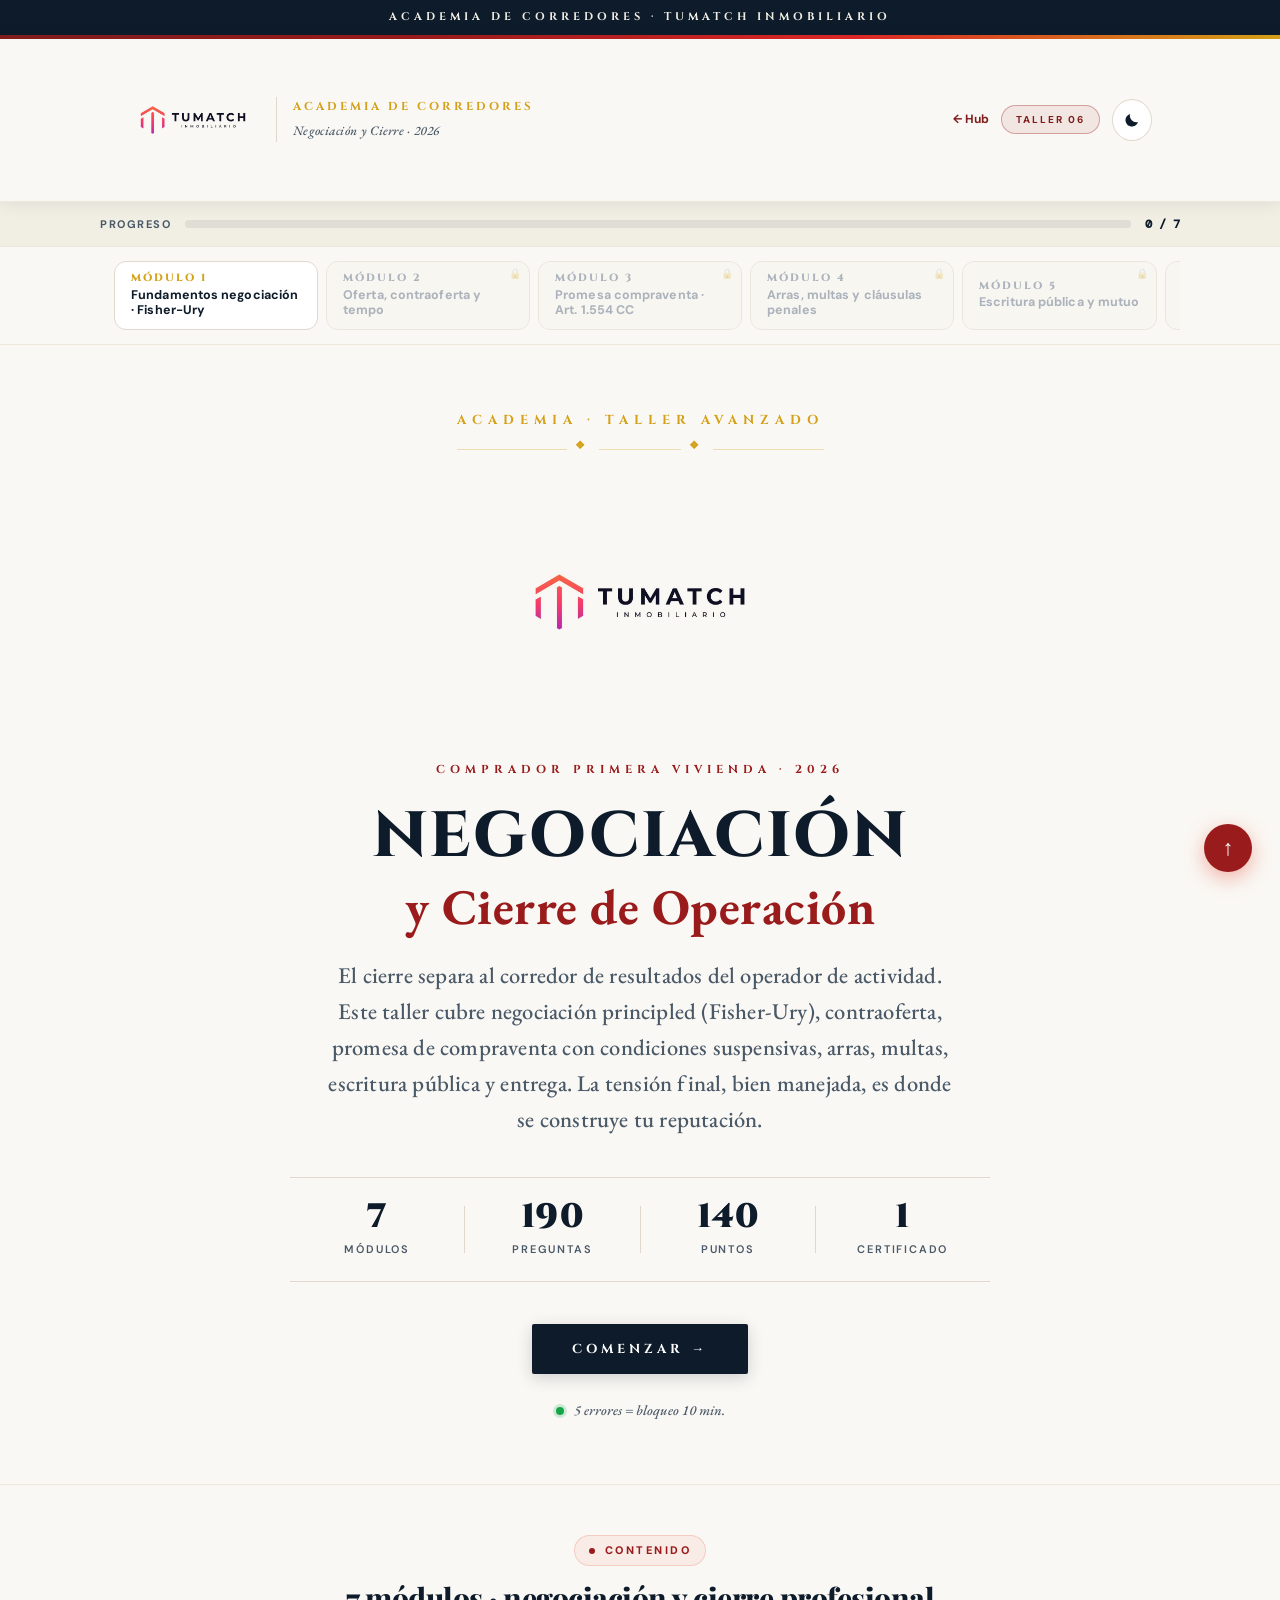
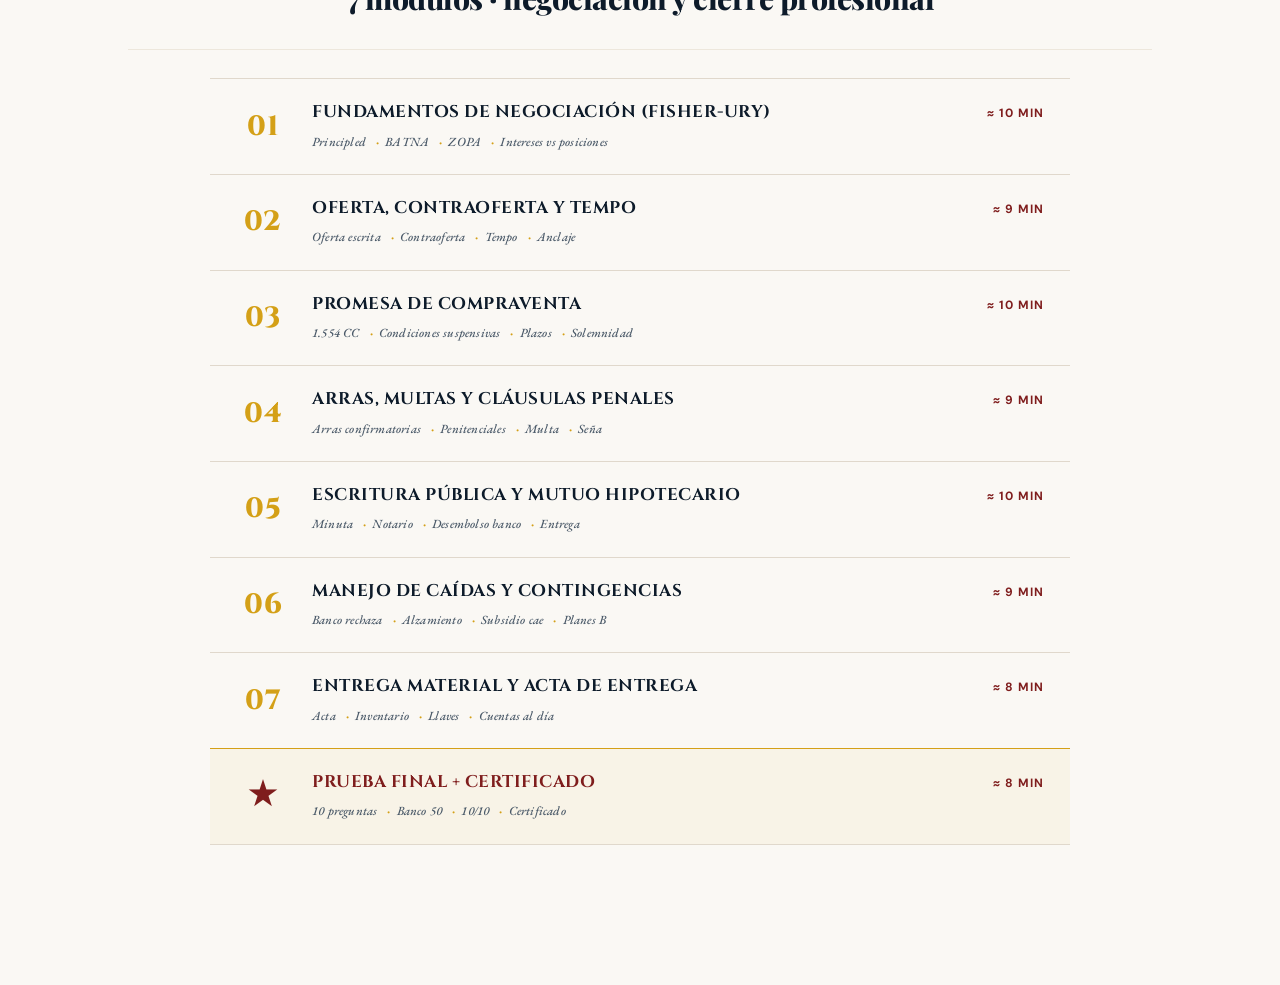
<file: negociacion-cierre/index.html>
<!DOCTYPE html>
<html lang="es">
<head>
<meta charset="UTF-8"><meta name="viewport" content="width=device-width, initial-scale=1.0">
<title>TuMatch · Taller Avanzado · Negociación y Cierre</title>
<meta name="description" content="Taller avanzado TuMatch sobre negociación y cierre del primera vivienda: promesa, condiciones suspensivas, multas, contraoferta, negociación principled Fisher-Ury, arras y escritura.">
<link rel="preconnect" href="https://fonts.googleapis.com"><link rel="preconnect" href="https://fonts.gstatic.com" crossorigin>
<link href="https://fonts.googleapis.com/css2?family=Cormorant+Garamond:ital,wght@0,500;0,600;0,700;1,500;1,700&family=Cinzel:wght@500;600;700;800;900&family=EB+Garamond:ital,wght@0,400;0,500;0,600;0,700;0,800;1,400;1,600;1,700&display=swap" rel="stylesheet">
<link rel="stylesheet" href="../styles.css">
<meta name="theme-color" content="#FAF8F4" media="(prefers-color-scheme: light)">
<meta name="theme-color" content="#0E1621" media="(prefers-color-scheme: dark)">
<script>(function(){ try{ var s = localStorage.getItem('tumatch_theme'); if (s === 'dark' || s === 'light') document.documentElement.setAttribute('data-theme', s); }catch(e){} })();</script>
<style>
:root{--coral:#991B1B;--coralDk:#7F1D1D;--pink:#B91C1C;--mag:#DC2626;--gold:#D4A017;--purple:#7F1D1D;--teal:#0EA5A0}
.grad-stripe{background:linear-gradient(90deg,#7F1D1D,#991B1B,#DC2626,#D4A017)!important}
.progress-fill{background:linear-gradient(90deg,#7F1D1D,#991B1B,#DC2626)!important}
.taller-badge{color:#7F1D1D!important;background:rgba(153,27,27,.08)!important;border-color:rgba(153,27,27,.35)!important}
.brand-tagline-l1{color:#D4A017!important}.hero-eyebrow-line{color:#991B1B!important}.hero-title em{color:#991B1B!important}.sec-tag .dot{background:#991B1B!important}
</style>
</head>
<body>
<div class="academy-bar"><span class="academy-bar-inner">Academia de Corredores · TuMatch Inmobiliario</span></div>
<header class="hdr"><div class="grad-stripe"></div><div class="hdr-row">
<a class="brand-logo" href="#" onclick="TMApp.goToModule(0);return false;"><img class="brand-img" id="brandLogoImg" src="assets/tumatch_horizontal_positivo.jpg" alt="TuMatch"><div class="brand-tagline"><div class="brand-tagline-l1">Academia de Corredores</div><div class="brand-tagline-l2">Negociación y Cierre · 2026</div></div></a>
<div class="hdr-actions"><a href="../" style="font-size:12px;text-decoration:none;color:#7F1D1D;font-weight:700">← Hub</a><span class="taller-badge">Taller 06</span><button class="theme-toggle" id="themeToggle"><svg class="tt-sun" viewBox="0 0 24 24" width="18" height="18"><circle cx="12" cy="12" r="4.5" fill="currentColor"/><g stroke="currentColor" stroke-width="1.8" stroke-linecap="round"><line x1="12" y1="2.5" x2="12" y2="5"/><line x1="12" y1="19" x2="12" y2="21.5"/><line x1="2.5" y1="12" x2="5" y2="12"/><line x1="19" y1="12" x2="21.5" y2="12"/></g></svg><svg class="tt-moon" viewBox="0 0 24 24" width="18" height="18"><path d="M20 14.5A8.5 8.5 0 0 1 9.5 4 8.5 8.5 0 1 0 20 14.5Z" fill="currentColor"/></svg></button></div>
</div></header>
<div class="progress-wrap"><div class="progress-inner"><span class="progress-label">Progreso</span><div class="progress-track"><div class="progress-fill" id="progressFill" style="width:0%"></div></div><span class="progress-num" id="progressNum">0 / 7</span></div></div>
<nav class="modnav"><div class="modnav-inner" id="modnavInner"></div></nav>

<section class="module active" id="mod-0"><div class="hero-new"><div class="hero-new-inner">
<div class="hero-academy-mark">Academia · Taller Avanzado</div>
<img class="hero-logo" id="heroLogoImg" src="assets/tumatch_horizontal_positivo.jpg" alt="TuMatch">
<div class="hero-eyebrow-line">Comprador Primera Vivienda · 2026</div>
<h1 class="hero-title">Negociación<br><em>y Cierre de Operación</em></h1>
<p class="hero-lead">El cierre separa al corredor de resultados del operador de actividad. Este taller cubre negociación principled (Fisher-Ury), contraoferta, promesa de compraventa con condiciones suspensivas, arras, multas, escritura pública y entrega. La tensión final, bien manejada, es donde se construye tu reputación.</p>
<div class="hero-meta"><div class="hero-meta-item"><div class="hero-meta-num">7</div><div class="hero-meta-lbl">Módulos</div></div><div class="hero-meta-sep"></div><div class="hero-meta-item"><div class="hero-meta-num">190</div><div class="hero-meta-lbl">Preguntas</div></div><div class="hero-meta-sep"></div><div class="hero-meta-item"><div class="hero-meta-num">140</div><div class="hero-meta-lbl">Puntos</div></div><div class="hero-meta-sep"></div><div class="hero-meta-item"><div class="hero-meta-num">1</div><div class="hero-meta-lbl">Certificado</div></div></div>
<div id="resumeBanner" class="resume-banner" style="display:none"><div class="resume-banner-icon">📖</div><div class="resume-banner-body"><div class="resume-banner-title">Avance guardado</div><div class="resume-banner-text" id="resumeBannerText">Continúa donde quedaste.</div></div><button class="btn btn-primary resume-banner-btn" id="resumeBannerBtn">Continuar →</button></div>
<div class="hero-cta-row"><button class="hero-cta-new" onclick="TMApp.startModule(1)" id="heroStartBtn">Comenzar →</button></div>
<div class="hero-save-hint"><span class="save-dot"></span><span>5 errores = bloqueo 10 min.</span></div>
</div></div>
<div class="page"><div class="sec-header" style="text-align:center"><div class="sec-tag" style="margin-left:auto;margin-right:auto"><span class="dot"></span>Contenido</div><h2 class="sec-h2" style="margin-left:auto;margin-right:auto;max-width:760px">7 módulos · negociación y cierre profesional</h2></div>
<div class="mod-timeline">
<div class="mod-t-item" onclick="TMApp.startModule(1)"><div class="mod-t-num">01</div><div class="mod-t-body"><div class="mod-t-head"><div class="mod-t-title">Fundamentos de negociación (Fisher-Ury)</div><div class="mod-t-time">≈ 10 min</div></div><div class="mod-t-keys"><span>Principled</span><span>BATNA</span><span>ZOPA</span><span>Intereses vs posiciones</span></div></div></div>
<div class="mod-t-item" onclick="TMApp.startModule(2)"><div class="mod-t-num">02</div><div class="mod-t-body"><div class="mod-t-head"><div class="mod-t-title">Oferta, contraoferta y tempo</div><div class="mod-t-time">≈ 9 min</div></div><div class="mod-t-keys"><span>Oferta escrita</span><span>Contraoferta</span><span>Tempo</span><span>Anclaje</span></div></div></div>
<div class="mod-t-item" onclick="TMApp.startModule(3)"><div class="mod-t-num">03</div><div class="mod-t-body"><div class="mod-t-head"><div class="mod-t-title">Promesa de compraventa</div><div class="mod-t-time">≈ 10 min</div></div><div class="mod-t-keys"><span>1.554 CC</span><span>Condiciones suspensivas</span><span>Plazos</span><span>Solemnidad</span></div></div></div>
<div class="mod-t-item" onclick="TMApp.startModule(4)"><div class="mod-t-num">04</div><div class="mod-t-body"><div class="mod-t-head"><div class="mod-t-title">Arras, multas y cláusulas penales</div><div class="mod-t-time">≈ 9 min</div></div><div class="mod-t-keys"><span>Arras confirmatorias</span><span>Penitenciales</span><span>Multa</span><span>Seña</span></div></div></div>
<div class="mod-t-item" onclick="TMApp.startModule(5)"><div class="mod-t-num">05</div><div class="mod-t-body"><div class="mod-t-head"><div class="mod-t-title">Escritura pública y mutuo hipotecario</div><div class="mod-t-time">≈ 10 min</div></div><div class="mod-t-keys"><span>Minuta</span><span>Notario</span><span>Desembolso banco</span><span>Entrega</span></div></div></div>
<div class="mod-t-item" onclick="TMApp.startModule(6)"><div class="mod-t-num">06</div><div class="mod-t-body"><div class="mod-t-head"><div class="mod-t-title">Manejo de caídas y contingencias</div><div class="mod-t-time">≈ 9 min</div></div><div class="mod-t-keys"><span>Banco rechaza</span><span>Alzamiento</span><span>Subsidio cae</span><span>Planes B</span></div></div></div>
<div class="mod-t-item" onclick="TMApp.startModule(7)"><div class="mod-t-num">07</div><div class="mod-t-body"><div class="mod-t-head"><div class="mod-t-title">Entrega material y acta de entrega</div><div class="mod-t-time">≈ 8 min</div></div><div class="mod-t-keys"><span>Acta</span><span>Inventario</span><span>Llaves</span><span>Cuentas al día</span></div></div></div>
<div class="mod-t-item mod-t-final"><div class="mod-t-num">★</div><div class="mod-t-body"><div class="mod-t-head"><div class="mod-t-title">Prueba final + Certificado</div><div class="mod-t-time">≈ 8 min</div></div><div class="mod-t-keys"><span>10 preguntas</span><span>Banco 50</span><span>10/10</span><span>Certificado</span></div></div></div>
</div></div></section>

<section class="module" id="mod-1"><div class="page"><div class="sec-header"><div class="sec-tag"><span class="dot"></span>Módulo 1 · Fundamentos de negociación · Fisher-Ury</div><h2 class="sec-h2">Separar persona de problema, centrar en intereses</h2><p class="sec-desc">El método Principled Negotiation de Fisher y Ury (Harvard Project 1981) es el estándar mundial en negociación compleja. Principios: 1) Separa personas del problema. 2) Céntrate en intereses, no posiciones. 3) Genera opciones de mutuo beneficio. 4) Usa criterios objetivos. Aplicado al corretaje, transforma tensiones en acuerdos sostenibles.</p></div>
<div class="grid-2" style="gap:22px"><div class="card" style="border-left:4px solid #991B1B"><div style="font-size:12px;font-weight:800;color:#7F1D1D;margin-bottom:16px;text-transform:uppercase;letter-spacing:1.5px">Conceptos clave</div><ul class="checklist">
<li><strong>BATNA:</strong> Best Alternative To Negotiated Agreement (qué pasa si no hay acuerdo). El corredor debe conocer el BATNA del cliente para no aceptar acuerdos malos.</li>
<li><strong>ZOPA:</strong> Zone Of Possible Agreement. Intersección entre precio máximo comprador y precio mínimo vendedor.</li>
<li><strong>Intereses vs posiciones:</strong> Posición es "quiero $X"; interés es el por qué detrás (seguridad, tiempo, retirarse).</li>
<li><strong>Opciones creativas:</strong> Plazo extendido, muebles incluidos, cierre diferido, etc. A veces sacan el acuerdo sin tocar precio.</li>
</ul></div><div class="card" style="border-left:4px solid #D4A017"><div style="font-size:12px;font-weight:800;color:#92400E;margin-bottom:16px;text-transform:uppercase;letter-spacing:1.5px">Aplicación a primera vivienda</div><ul class="checklist">
<li>Escucha intereses del vendedor (¿apura venta? ¿piso para retirarse? ¿mudanza al extranjero?)</li>
<li>Presenta oferta con fundamento técnico (tasación, comparables)</li>
<li>Separa personas: no lleves ego tuyo ni del cliente a la mesa</li>
<li>Opciones creativas: incluir muebles, adelantar entrega, diferir pie, etc.</li>
<li>Criterios objetivos: avalúo, tasación, precios comparables validados</li>
</ul></div></div>
<div id="quiz-1" class="quiz-gate"></div></div></section>

<section class="module" id="mod-2"><div class="page"><div class="sec-header"><div class="sec-tag"><span class="dot"></span>Módulo 2 · Oferta, Contraoferta y Tempo</div><h2 class="sec-h2">La coreografía del pre-cierre</h2><p class="sec-desc">La oferta escrita es el primer movimiento formal. La contraoferta, el segundo. El tempo (timing) entre movimientos comunica seriedad o desespero. Una oferta bien estructurada incluye precio, plazo de respuesta, condiciones suspensivas y validez temporal.</p></div>
<div style="overflow-x:auto;margin-bottom:20px"><table class="barrio-table"><thead><tr><th>Elemento</th><th>Descripción</th><th>Buena práctica</th></tr></thead><tbody>
<tr><td><strong>Precio</strong></td><td>Monto ofrecido en UF o $</td><td>Ancla basada en tasación + comparables, no capricho</td></tr>
<tr><td><strong>Plazo respuesta</strong></td><td>Tiempo para que el vendedor acepte/rechace/contraoferte</td><td>48-72 horas habitual; evita urgencias fabricadas</td></tr>
<tr><td><strong>Condiciones suspensivas</strong></td><td>Eventos que deben cumplirse (pre-aprobación, tasación ok, etc.)</td><td>Específicas y verificables; no ambiguas</td></tr>
<tr><td><strong>Validez</strong></td><td>Hasta cuándo es vinculante la oferta</td><td>Coherente con el plazo de respuesta</td></tr>
<tr><td><strong>Condición plazo entrega</strong></td><td>Cuándo se entrega el inmueble</td><td>Alinear con mudanza del vendedor y necesidad del comprador</td></tr>
<tr><td><strong>Seña / reserva</strong></td><td>Monto pagado para reserva (3-5% típico)</td><td>Siempre con recibo y cláusula de devolución si cae condición</td></tr>
</tbody></table></div>
<div id="quiz-2" class="quiz-gate"></div></div></section>

<section class="module" id="mod-3"><div class="page"><div class="sec-header"><div class="sec-tag"><span class="dot"></span>Módulo 3 · Promesa de Compraventa</div><h2 class="sec-h2">El contrato que te obliga antes de la escritura</h2><p class="sec-desc">La promesa de compraventa es contrato regulado por el Art. 1.554 CC: debe ser escrita, contener plazo o condición que fije época de la celebración, especificar de tal modo el contrato que solo falten declaraciones o tradición, y referirse a una cosa lícita. Sin estos requisitos la promesa es nula.</p></div>
<div class="grid-2" style="gap:22px"><div class="card" style="border-left:4px solid #991B1B"><div style="font-size:12px;font-weight:800;color:#7F1D1D;margin-bottom:16px;text-transform:uppercase;letter-spacing:1.5px">Elementos obligatorios Art. 1.554 CC</div><ul class="checklist">
<li>Por escrito (puede ser privada con firmas autorizadas ante notario o escritura pública)</li>
<li>Plazo o condición que fije la época del contrato definitivo</li>
<li>Identificación específica del contrato futuro (precio, inmueble, partes)</li>
<li>Cosa lícita (inmueble no prohibido o afecto)</li>
</ul></div><div class="card" style="border-left:4px solid #D4A017"><div style="font-size:12px;font-weight:800;color:#92400E;margin-bottom:16px;text-transform:uppercase;letter-spacing:1.5px">Condiciones suspensivas típicas</div><ul class="checklist">
<li><strong>Pre-aprobación bancaria</strong> del comprador (banco a elegir)</li>
<li><strong>Tasación bancaria conforme</strong> (valor ≥ X)</li>
<li><strong>Estudio de títulos aprobado</strong> sin observaciones</li>
<li><strong>Alzamiento de hipoteca</strong> del vendedor</li>
<li><strong>Subsidio DS1 aprobado</strong> (si aplica)</li>
<li><strong>Entrega libre de deudas municipales y de gastos comunes</strong></li>
</ul></div></div>
<div class="info-box warn"><span class="info-icon">⚠️</span><div class="info-text"><strong>Plazo típico entre promesa y escritura:</strong> 30 a 60 días. Incluye tasación bancaria, alzamiento de hipoteca si aplica, estudio de títulos, minuta notarial y coordinación de firma. Plazos más largos requieren justificación.</div></div>
<div id="quiz-3" class="quiz-gate"></div></div></section>

<section class="module" id="mod-4"><div class="page"><div class="sec-header"><div class="sec-tag"><span class="dot"></span>Módulo 4 · Arras, Multas y Cláusulas Penales</div><h2 class="sec-h2">Lo que pasa si alguien se arrepiente</h2><p class="sec-desc">Las arras (Art. 1.803 y 1.805 CC) son una cantidad entregada al celebrar la promesa. Pueden ser 'confirmatorias' (parte del precio) o 'penitenciales' (autorizan arrepentimiento con pago). La cláusula penal (Art. 1.535 CC) fija multa por incumplimiento injustificado.</p></div>
<div style="overflow-x:auto;margin-bottom:20px"><table class="barrio-table"><thead><tr><th>Figura</th><th>Función</th><th>Efecto</th></tr></thead><tbody>
<tr><td><strong>Arras confirmatorias</strong></td><td>Parte anticipada del precio</td><td>No autorizan retracto; se imputan al precio final</td></tr>
<tr><td><strong>Arras penitenciales</strong></td><td>Permiten retractarse del contrato</td><td>Comprador pierde arras / Vendedor restituye el doble · Art. 1.803 CC</td></tr>
<tr><td><strong>Cláusula penal</strong></td><td>Multa estipulada por incumplimiento</td><td>Protege al cumplidor; típicamente doble o triple de la seña</td></tr>
<tr><td><strong>Seña de reserva (pre-promesa)</strong></td><td>Pago simbólico para reservar</td><td>Se imputa a precio o se devuelve si la promesa no se concreta</td></tr>
</tbody></table></div>
<div class="info-box info"><span class="info-icon">💡</span><div class="info-text"><strong>Práctica:</strong> si no se especifica, las arras se presumen confirmatorias (no permiten retractarse). Para dar derecho a retractación, la cláusula debe pactarlo expresamente como 'arras penitenciales'. Lee siempre con atención.</div></div>
<div id="quiz-4" class="quiz-gate"></div></div></section>

<section class="module" id="mod-5"><div class="page"><div class="sec-header"><div class="sec-tag"><span class="dot"></span>Módulo 5 · Escritura Pública y Mutuo Hipotecario</div><h2 class="sec-h2">El acto definitivo ante notario</h2><p class="sec-desc">La escritura pública de compraventa se otorga ante notario, con todas las partes presentes o representadas. Incluye el mutuo hipotecario del banco, el alzamiento de hipoteca previa si aplica y la entrega de fondos. Es el acto que transfiere el dominio — pendiente solo de inscripción CBR.</p></div>
<div style="overflow-x:auto;margin-bottom:20px"><table class="barrio-table"><thead><tr><th>Hito</th><th>Responsable</th><th>Resultado</th></tr></thead><tbody>
<tr><td><strong>Revisión de minuta</strong></td><td>Notario + partes + abogados</td><td>Observaciones resueltas antes de firma</td></tr>
<tr><td><strong>Firma escritura compraventa</strong></td><td>Vendedor + comprador + notario</td><td>Documento público otorgado</td></tr>
<tr><td><strong>Firma mutuo hipotecario</strong></td><td>Banco + comprador + notario</td><td>Crédito otorgado con garantía hipotecaria</td></tr>
<tr><td><strong>Alzamiento hipoteca vendedor</strong></td><td>Banco del vendedor + notario</td><td>Inmueble libre de la hipoteca anterior</td></tr>
<tr><td><strong>Pago a vendedor</strong></td><td>Notario retiene hasta inscripción CBR</td><td>Protege al banco comprador y al comprador</td></tr>
<tr><td><strong>Inscripción CBR</strong></td><td>Conservador</td><td>Dominio y hipoteca oficialmente inscritos (10-45 días)</td></tr>
<tr><td><strong>Entrega llaves</strong></td><td>Partes + corredor</td><td>Posesión material al comprador</td></tr>
</tbody></table></div>
<div id="quiz-5" class="quiz-gate"></div></div></section>

<section class="module" id="mod-6"><div class="page"><div class="sec-header"><div class="sec-tag"><span class="dot"></span>Módulo 6 · Caídas y Contingencias</div><h2 class="sec-h2">Qué hacer cuando algo se rompe</h2><p class="sec-desc">10-20% de las promesas de primera vivienda tienen algún contratiempo: banco que cambia términos, tasación baja, subsidio que no aparece, alzamiento que se atasca, Dicom que aparece tarde. El corredor profesional anticipa, comunica proactivamente y sostiene la operación con planes B pensados con antelación.</p></div>
<div style="overflow-x:auto;margin-bottom:20px"><table class="barrio-table"><thead><tr><th>Contingencia</th><th>Acción del corredor</th><th>Plan B</th></tr></thead><tbody>
<tr><td><strong>Banco cambia tasa post pre-aprobación</strong></td><td>Verificar condiciones oficiales; negociar con ejecutivo</td><td>Presentar alternativas de los otros 2 bancos pre-aprobados</td></tr>
<tr><td><strong>Tasación bajo precio pactado</strong></td><td>Comunicar al vendedor; renegociar o aumentar pie</td><td>Pedir re-tasación con comparables adicionales / segundo banco</td></tr>
<tr><td><strong>Subsidio MINVU rechazado o atrasado</strong></td><td>Apelar; postular siguiente llamado</td><td>Leasing habitacional con convenios DS1</td></tr>
<tr><td><strong>Alzamiento hipoteca vendedor atasca</strong></td><td>Coordinar banco vendedor + vendedor; mediar</td><td>Extender plazo promesa o pago parcial como garantía</td></tr>
<tr><td><strong>Dicom inesperado del comprador</strong></td><td>Documentar cierres y pagar pendientes</td><td>Re-presentar al banco tras actualización; leasing como plan B</td></tr>
<tr><td><strong>Vendedor se arrepiente</strong></td><td>Activar cláusula penal o arras penitenciales</td><td>Compensación + reasignación del comprador a otra propiedad</td></tr>
<tr><td><strong>Certificado CBR con observación</strong></td><td>Resolver con abogado antes de firma</td><td>Extender plazo promesa; si no se resuelve, activar condición suspensiva</td></tr>
</tbody></table></div>
<div class="info-box warn"><span class="info-icon">🛡️</span><div class="info-text"><strong>Regla:</strong> comunica las contingencias 48 horas antes de la fecha crítica, no el mismo día. El cliente se siente acompañado; no sorprendido.</div></div>
<div id="quiz-6" class="quiz-gate"></div></div></section>

<section class="module" id="mod-7"><div class="page"><div class="sec-header"><div class="sec-tag"><span class="dot"></span>Módulo 7 · Entrega Material y Acta de Entrega</div><h2 class="sec-h2">El cierre operativo · donde se gana o pierde el referido</h2><p class="sec-desc">La entrega material es el último acto operativo. Un acta bien hecha protege al comprador y cierra limpiamente el ciclo. Los detalles de esta etapa construyen (o destruyen) la confianza final. Aquí se gana o pierde el NPS y, con él, los referidos.</p></div>
<div class="grid-2" style="gap:22px"><div class="card" style="border-left:4px solid #991B1B"><div style="font-size:12px;font-weight:800;color:#7F1D1D;margin-bottom:16px;text-transform:uppercase;letter-spacing:1.5px">Acta de entrega: qué incluir</div><ul class="checklist">
<li>Fecha, hora, lugar de la entrega</li>
<li>Partes presentes (vendedor + comprador + corredor)</li>
<li><strong>Inventario:</strong> muebles, artefactos, llaves, controles, tarjetas</li>
<li>Estado de conservación: observaciones + fotos adjuntas</li>
<li>Lecturas de servicios: medidor eléctrico, agua, gas</li>
<li>Certificados entregados: uso en copropiedad, manual, planos, libros</li>
<li>Firmas de ambas partes + corredor testigo</li>
</ul></div><div class="card" style="border-left:4px solid #D4A017"><div style="font-size:12px;font-weight:800;color:#92400E;margin-bottom:16px;text-transform:uppercase;letter-spacing:1.5px">Checklist pre-entrega (48 horas antes)</div><ul class="checklist">
<li>Cuentas de servicios al día (luz, agua, gas, internet, TV cable)</li>
<li>Gastos comunes al día + certificado del administrador</li>
<li>Contribuciones al día según periodo del vendedor</li>
<li>Llaves originales, copias y de cerraduras adicionales</li>
<li>Controles de portón, alarma, TV digital</li>
<li>Manual del hogar entregado (si es nuevo)</li>
<li>Propiedad limpia y vacía (o con inventario pactado)</li>
</ul></div></div>
<div class="info-box info"><span class="info-icon">🏆</span><div class="info-text"><strong>Regla de oro TuMatch:</strong> el día de la entrega, agrega algo pequeño pero memorable (canasta de bienvenida, nota manuscrita, tarjeta con tus contactos). Ese detalle sobrevive en la memoria del cliente durante años — y se convierte en referidos.</div></div>
<div id="quiz-7" class="quiz-gate"></div></div></section>

<section class="module" id="mod-final"><div class="page"><div class="final-test-intro"><h2>Prueba final · 10 preguntas</h2><p>Dominio completo de negociación y cierre. 10/10 aprueba. Banco rotativo de 50.</p><div class="test-stats"><div class="test-stat"><div class="num">10</div><div class="lbl">Mostradas</div></div><div class="test-stat"><div class="num">50</div><div class="lbl">Banco</div></div><div class="test-stat"><div class="num">10/10</div><div class="lbl">Aprobar</div></div></div></div><div id="final-quiz"></div></div></section>

<section class="module" id="mod-done"><div class="page"><div class="sec-header" style="text-align:center"><div class="sec-tag" style="margin-left:auto;margin-right:auto"><span class="dot"></span>Conclusión</div><h2 class="sec-h2" style="margin-left:auto;margin-right:auto;max-width:700px">Dominas el cierre profesional</h2></div>
<div class="cert-section" style="margin-top:50px"><div class="sec-header"><div class="sec-tag"><span class="dot"></span>Certificado</div><h2 class="sec-h2">Descarga tu certificado</h2></div>
<div class="cert-name-form"><label for="tmCertNameInput">Nombre completo:</label><input type="text" id="tmCertNameInput" placeholder="Ej: María José Pérez González" maxlength="60" oninput="TMApp.updateCertName(this.value)" autocomplete="name"></div>
<div class="tm-cert" id="tmCert"><div class="tm-cert-border"><div class="tm-cert-corner tl"></div><div class="tm-cert-corner tr"></div><div class="tm-cert-corner bl"></div><div class="tm-cert-corner br"></div>
<div class="tm-cert-logo-block"><img class="tm-cert-logo-img" src="assets/tumatch_horizontal_positivo.jpg" alt="TuMatch"></div>
<div class="tm-cert-eyebrow">Certificado Oficial de Reconocimiento</div>
<h1 class="tm-cert-title">Negociación y Cierre<br><em>Taller Avanzado · Comprador Primera Vivienda</em></h1>
<div class="tm-cert-divider"></div><div class="tm-cert-subtitle">Taller Avanzado 06 · Academia TuMatch · 2026</div>
<p class="tm-cert-intro">Se otorga el presente reconocimiento a</p>
<div class="tm-cert-name" id="tmCertName">_______________________________</div>
<p class="tm-cert-body">Por haber completado satisfactoriamente los siete módulos del taller avanzado sobre negociación y cierre del comprador primera vivienda, demostrando dominio en método Principled (Fisher-Ury), BATNA/ZOPA, oferta y contraoferta, promesa bajo Art. 1.554 CC, arras y cláusulas penales (Arts. 1.803 y 1.535 CC), escritura pública con mutuo hipotecario, manejo de contingencias y entrega material con acta profesional.</p>
<div class="tm-cert-modules-block"><div class="tm-cert-modules-title">Módulos aprobados</div><ol class="tm-cert-modules" id="tmCertModules"></ol><div class="tm-cert-final-badge"><span class="badge-label">Calificación final</span><span class="badge-score">10<span class="badge-slash">/</span>10</span><span class="badge-sub">Aprobada</span></div></div>
<div class="tm-cert-footer"><div class="tm-cert-date" id="tmCertDate">Santiago, —</div><div class="tm-cert-seal"><div class="tm-cert-seal-mark"><img src="assets/tumatch_simbolo_positivo.jpg" alt="TuMatch"></div><div class="tm-cert-seal-label">Sello de<br>reconocimiento</div></div><div class="tm-cert-sign"><div class="tm-cert-stamp"><svg viewBox="0 0 240 240" class="tm-cert-stamp-svg"><defs><path id="tmAT6" d="M 34,120 A 86,86 0 0 1 206,120" fill="none"/><path id="tmAB6" d="M 38,120 A 82,82 0 0 0 202,120" fill="none"/></defs><circle cx="120" cy="120" r="114" fill="none" stroke="#0D1B2A" stroke-width="4"/><circle cx="120" cy="120" r="108" fill="none" stroke="#D4A017" stroke-width="0.8"/><circle cx="120" cy="120" r="100" fill="none" stroke="#991B1B" stroke-width="2.2"/><text font-family="Cinzel" font-size="12" font-weight="800" letter-spacing="4.5" fill="#0D1B2A"><textPath href="#tmAT6" startOffset="50%" text-anchor="middle">TUMATCH · INMOBILIARIO</textPath></text><text font-family="Cinzel" font-size="9" font-weight="700" letter-spacing="5" fill="#7F1D1D"><textPath href="#tmAB6" startOffset="50%" text-anchor="middle">CIERRE · 2026</textPath></text><text x="120" y="108" font-family="Cinzel" font-size="12" font-weight="700" letter-spacing="3.5" text-anchor="middle" fill="#0D1B2A">APROBADO</text><text x="120" y="140" font-family="Cinzel" font-size="28" font-weight="900" letter-spacing="3" text-anchor="middle" fill="#991B1B">10/10</text><text x="120" y="168" font-family="EB Garamond" font-style="italic" font-weight="600" font-size="13" text-anchor="middle" fill="#0D1B2A">corredor certificado</text></svg></div><div class="tm-cert-sign-line"></div><div class="tm-cert-sign-name">Dirección de Taller</div><div class="tm-cert-sign-role">TuMatch Inmobiliario</div></div></div>
</div></div>
<div class="tm-cert-actions"><button class="btn btn-primary" onclick="TMApp.printCertificate()">🖨️ Imprimir</button><button class="btn btn-success" onclick="TMApp.downloadCertificate(this)">⬇️ Descargar PNG</button></div>
</div>
<div style="margin-top:60px"><div class="sec-header"><div class="sec-tag"><span class="dot"></span>Reglas de oro</div><h2 class="sec-h2">10 reglas de negociación y cierre</h2></div><div id="gold-rules" style="display:grid;grid-template-columns:1fr 1fr;gap:18px"></div></div>
<div class="crm-msg"><span style="font-size:56px;display:block;margin-bottom:12px">🤝</span><h3>Aplica hoy</h3><p>En tu próxima oferta, define intereses del vendedor (no solo precio). Estructura la promesa con condiciones suspensivas específicas. Anticipa 2 contingencias posibles.</p><div style="margin-top:26px;display:flex;gap:10px;flex-wrap:wrap;justify-content:center"><a href="../" class="btn btn-light">🎓 Otros talleres</a><button class="btn btn-light" onclick="TMApp.restart()">↻ Reiniciar</button></div></div>
</div></section>

<button class="back-top" onclick="window.scrollTo({top:0,behavior:'smooth'})">↑</button>
<script src="../app-core.js"></script><script src="quiz-data.js"></script><script src="app.js"></script>
</body></html>
</file>
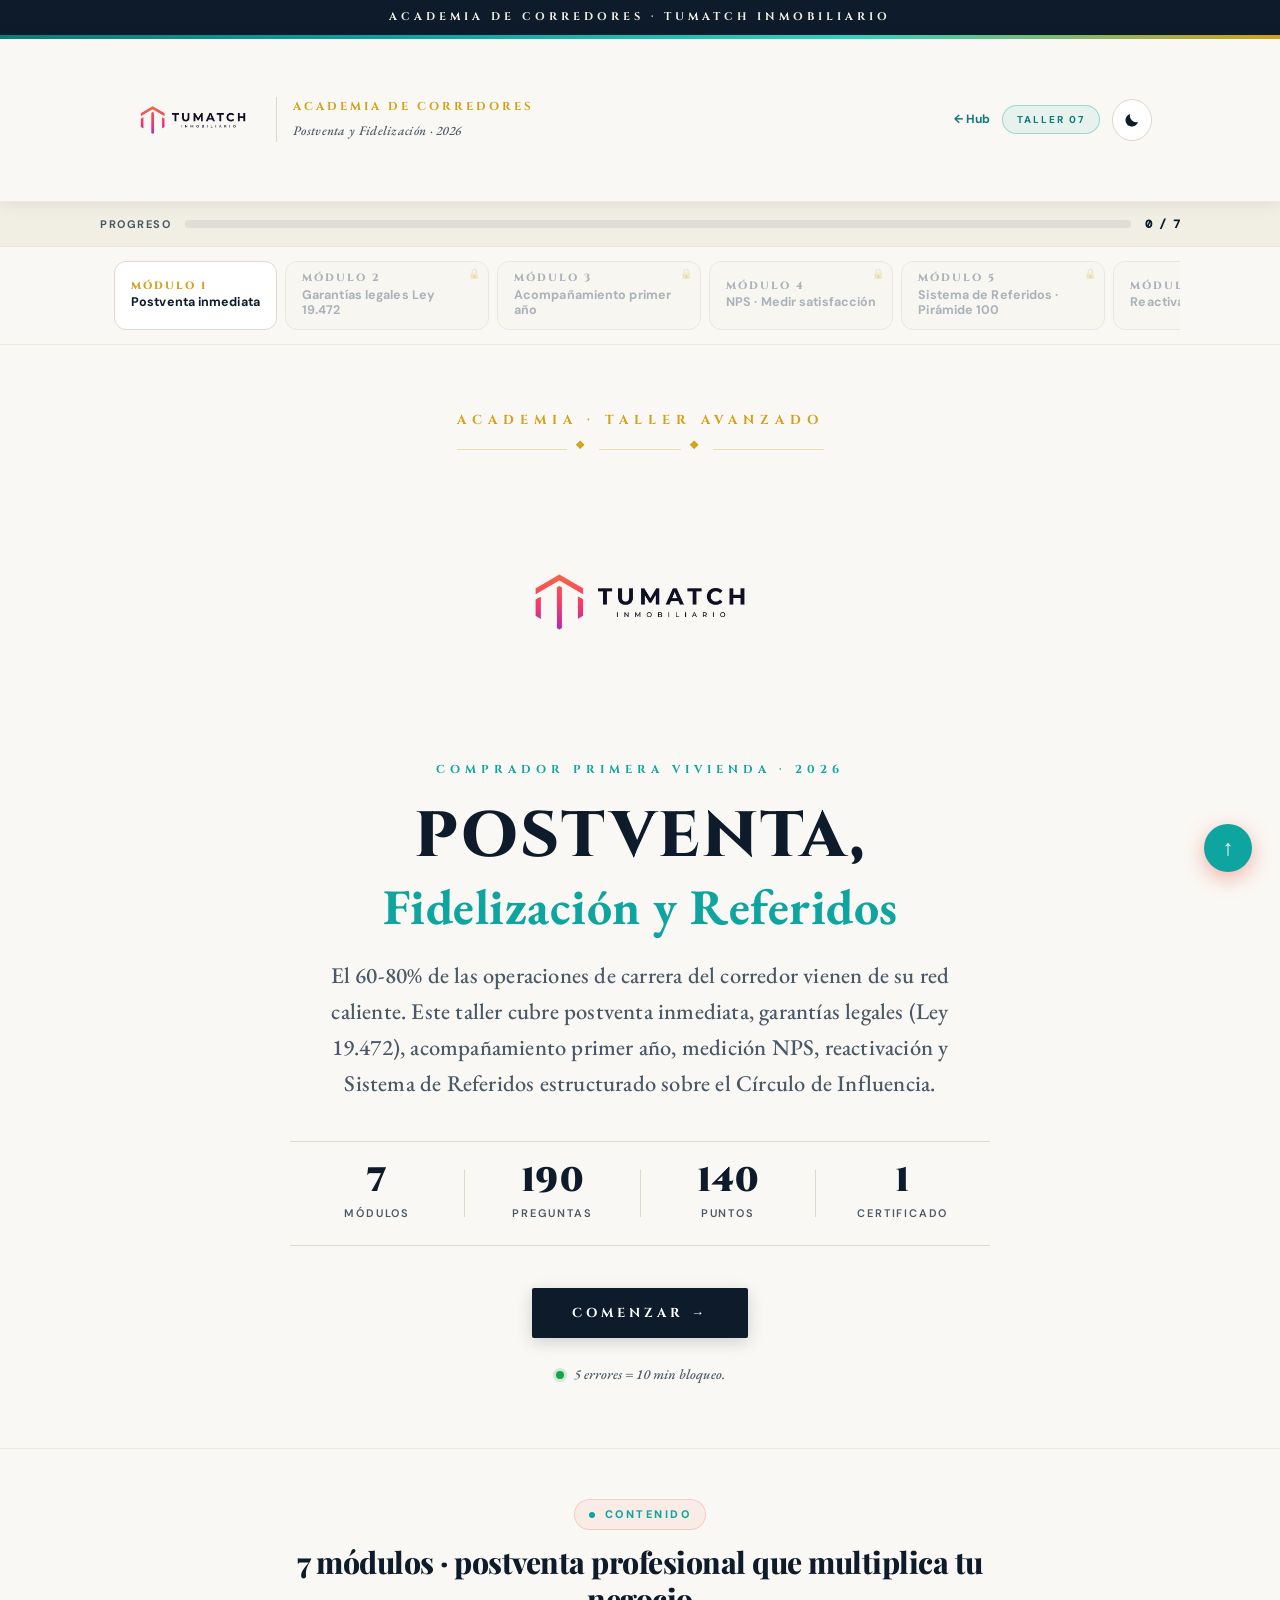
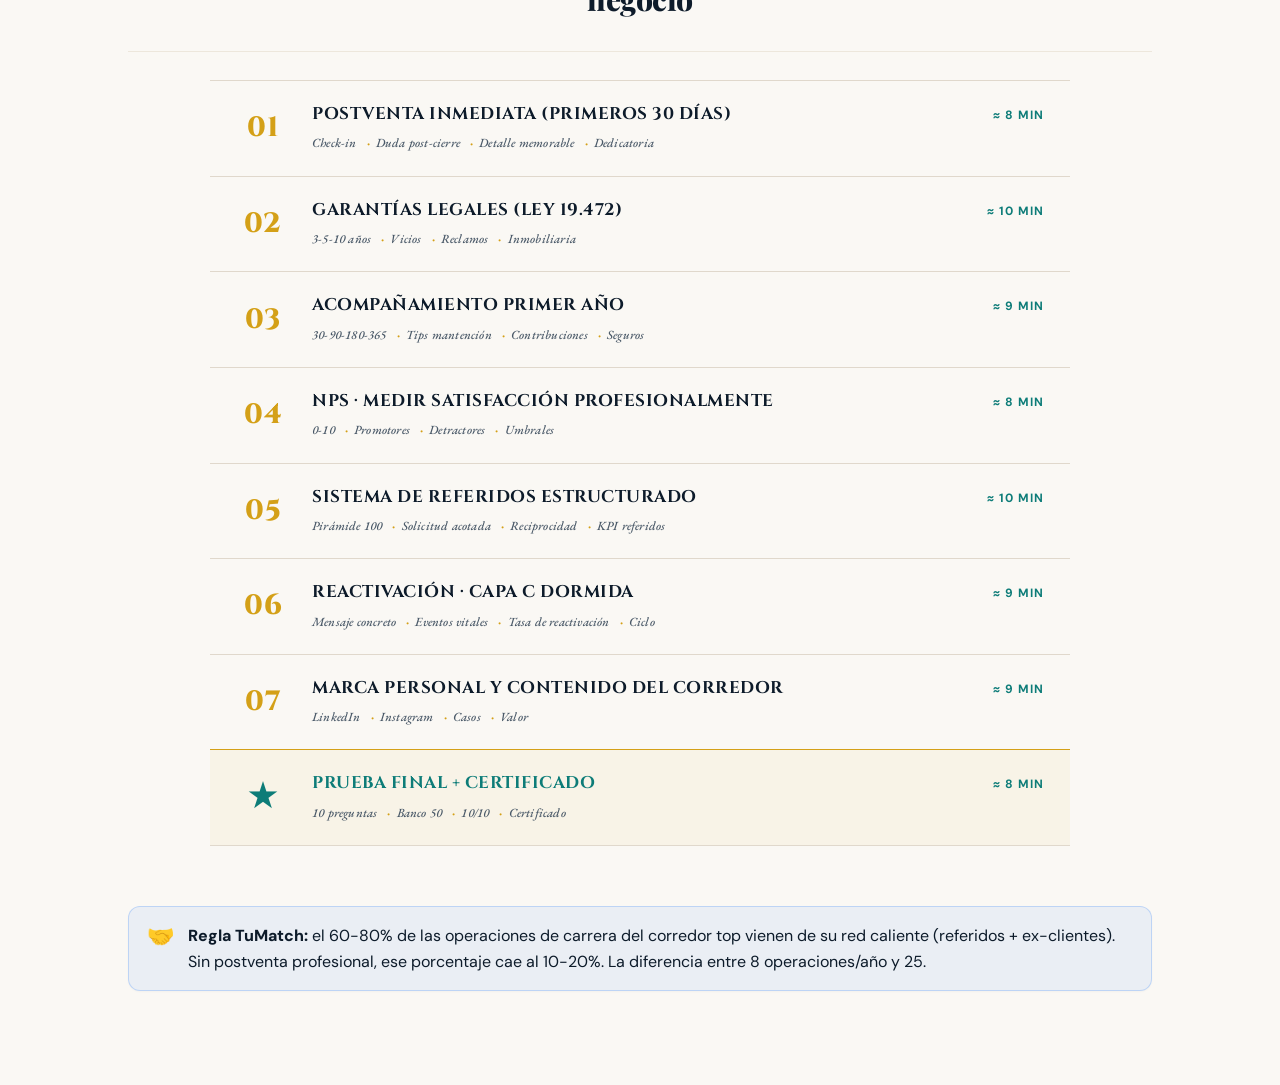
<file: postventa-fidelizacion/index.html>
<!DOCTYPE html>
<html lang="es">
<head>
<meta charset="UTF-8"><meta name="viewport" content="width=device-width, initial-scale=1.0">
<title>TuMatch · Taller Avanzado · Postventa, Fidelización y Referidos</title>
<meta name="description" content="Taller avanzado TuMatch sobre postventa, fidelización y sistema de referidos del comprador primera vivienda: entrega, garantías Ley 19.472, primer año, NPS, reactivación.">
<link rel="preconnect" href="https://fonts.googleapis.com"><link rel="preconnect" href="https://fonts.gstatic.com" crossorigin>
<link href="https://fonts.googleapis.com/css2?family=Cormorant+Garamond:ital,wght@0,500;0,600;0,700;1,500;1,700&family=Cinzel:wght@500;600;700;800;900&family=EB+Garamond:ital,wght@0,400;0,500;0,600;0,700;0,800;1,400;1,600;1,700&display=swap" rel="stylesheet">
<link rel="stylesheet" href="../styles.css">
<meta name="theme-color" content="#FAF8F4" media="(prefers-color-scheme: light)">
<meta name="theme-color" content="#0E1621" media="(prefers-color-scheme: dark)">
<script>(function(){ try{ var s = localStorage.getItem('tumatch_theme'); if (s === 'dark' || s === 'light') document.documentElement.setAttribute('data-theme', s); }catch(e){} })();</script>
<style>
:root{--coral:#0EA5A0;--coralDk:#0D7C78;--pink:#14B8A6;--mag:#2DD4BF;--gold:#D4A017;--purple:#0F766E;--teal:#0EA5A0}
.grad-stripe{background:linear-gradient(90deg,#0D7C78,#0EA5A0,#2DD4BF,#D4A017)!important}
.progress-fill{background:linear-gradient(90deg,#0D7C78,#0EA5A0,#2DD4BF)!important}
.taller-badge{color:#0D7C78!important;background:rgba(14,165,160,.08)!important;border-color:rgba(14,165,160,.35)!important}
.brand-tagline-l1{color:#D4A017!important}.hero-eyebrow-line{color:#0EA5A0!important}.hero-title em{color:#0EA5A0!important}.sec-tag .dot{background:#0EA5A0!important}
</style>
</head>
<body>
<div class="academy-bar"><span class="academy-bar-inner">Academia de Corredores · TuMatch Inmobiliario</span></div>
<header class="hdr"><div class="grad-stripe"></div><div class="hdr-row">
<a class="brand-logo" href="#" onclick="TMApp.goToModule(0);return false;"><img class="brand-img" id="brandLogoImg" src="assets/tumatch_horizontal_positivo.jpg" alt="TuMatch"><div class="brand-tagline"><div class="brand-tagline-l1">Academia de Corredores</div><div class="brand-tagline-l2">Postventa y Fidelización · 2026</div></div></a>
<div class="hdr-actions"><a href="../" style="font-size:12px;text-decoration:none;color:#0D7C78;font-weight:700">← Hub</a><span class="taller-badge">Taller 07</span><button class="theme-toggle" id="themeToggle"><svg class="tt-sun" viewBox="0 0 24 24" width="18" height="18"><circle cx="12" cy="12" r="4.5" fill="currentColor"/><g stroke="currentColor" stroke-width="1.8" stroke-linecap="round"><line x1="12" y1="2.5" x2="12" y2="5"/><line x1="12" y1="19" x2="12" y2="21.5"/><line x1="2.5" y1="12" x2="5" y2="12"/><line x1="19" y1="12" x2="21.5" y2="12"/></g></svg><svg class="tt-moon" viewBox="0 0 24 24" width="18" height="18"><path d="M20 14.5A8.5 8.5 0 0 1 9.5 4 8.5 8.5 0 1 0 20 14.5Z" fill="currentColor"/></svg></button></div>
</div></header>
<div class="progress-wrap"><div class="progress-inner"><span class="progress-label">Progreso</span><div class="progress-track"><div class="progress-fill" id="progressFill" style="width:0%"></div></div><span class="progress-num" id="progressNum">0 / 7</span></div></div>
<nav class="modnav"><div class="modnav-inner" id="modnavInner"></div></nav>

<section class="module active" id="mod-0"><div class="hero-new"><div class="hero-new-inner">
<div class="hero-academy-mark">Academia · Taller Avanzado</div>
<img class="hero-logo" id="heroLogoImg" src="assets/tumatch_horizontal_positivo.jpg" alt="TuMatch">
<div class="hero-eyebrow-line">Comprador Primera Vivienda · 2026</div>
<h1 class="hero-title">Postventa,<br><em>Fidelización y Referidos</em></h1>
<p class="hero-lead">El 60-80% de las operaciones de carrera del corredor vienen de su red caliente. Este taller cubre postventa inmediata, garantías legales (Ley 19.472), acompañamiento primer año, medición NPS, reactivación y Sistema de Referidos estructurado sobre el Círculo de Influencia.</p>
<div class="hero-meta"><div class="hero-meta-item"><div class="hero-meta-num">7</div><div class="hero-meta-lbl">Módulos</div></div><div class="hero-meta-sep"></div><div class="hero-meta-item"><div class="hero-meta-num">190</div><div class="hero-meta-lbl">Preguntas</div></div><div class="hero-meta-sep"></div><div class="hero-meta-item"><div class="hero-meta-num">140</div><div class="hero-meta-lbl">Puntos</div></div><div class="hero-meta-sep"></div><div class="hero-meta-item"><div class="hero-meta-num">1</div><div class="hero-meta-lbl">Certificado</div></div></div>
<div id="resumeBanner" class="resume-banner" style="display:none"><div class="resume-banner-icon">📖</div><div class="resume-banner-body"><div class="resume-banner-title">Avance guardado</div><div class="resume-banner-text" id="resumeBannerText">Continúa donde quedaste.</div></div><button class="btn btn-primary resume-banner-btn" id="resumeBannerBtn">Continuar →</button></div>
<div class="hero-cta-row"><button class="hero-cta-new" onclick="TMApp.startModule(1)" id="heroStartBtn">Comenzar →</button></div>
<div class="hero-save-hint"><span class="save-dot"></span><span>5 errores = 10 min bloqueo.</span></div>
</div></div>
<div class="page"><div class="sec-header" style="text-align:center"><div class="sec-tag" style="margin-left:auto;margin-right:auto"><span class="dot"></span>Contenido</div><h2 class="sec-h2" style="margin-left:auto;margin-right:auto;max-width:760px">7 módulos · postventa profesional que multiplica tu negocio</h2></div>
<div class="mod-timeline">
<div class="mod-t-item" onclick="TMApp.startModule(1)"><div class="mod-t-num">01</div><div class="mod-t-body"><div class="mod-t-head"><div class="mod-t-title">Postventa inmediata (primeros 30 días)</div><div class="mod-t-time">≈ 8 min</div></div><div class="mod-t-keys"><span>Check-in</span><span>Duda post-cierre</span><span>Detalle memorable</span><span>Dedicatoria</span></div></div></div>
<div class="mod-t-item" onclick="TMApp.startModule(2)"><div class="mod-t-num">02</div><div class="mod-t-body"><div class="mod-t-head"><div class="mod-t-title">Garantías legales (Ley 19.472)</div><div class="mod-t-time">≈ 10 min</div></div><div class="mod-t-keys"><span>3-5-10 años</span><span>Vicios</span><span>Reclamos</span><span>Inmobiliaria</span></div></div></div>
<div class="mod-t-item" onclick="TMApp.startModule(3)"><div class="mod-t-num">03</div><div class="mod-t-body"><div class="mod-t-head"><div class="mod-t-title">Acompañamiento primer año</div><div class="mod-t-time">≈ 9 min</div></div><div class="mod-t-keys"><span>30-90-180-365</span><span>Tips mantención</span><span>Contribuciones</span><span>Seguros</span></div></div></div>
<div class="mod-t-item" onclick="TMApp.startModule(4)"><div class="mod-t-num">04</div><div class="mod-t-body"><div class="mod-t-head"><div class="mod-t-title">NPS · medir satisfacción profesionalmente</div><div class="mod-t-time">≈ 8 min</div></div><div class="mod-t-keys"><span>0-10</span><span>Promotores</span><span>Detractores</span><span>Umbrales</span></div></div></div>
<div class="mod-t-item" onclick="TMApp.startModule(5)"><div class="mod-t-num">05</div><div class="mod-t-body"><div class="mod-t-head"><div class="mod-t-title">Sistema de Referidos estructurado</div><div class="mod-t-time">≈ 10 min</div></div><div class="mod-t-keys"><span>Pirámide 100</span><span>Solicitud acotada</span><span>Reciprocidad</span><span>KPI referidos</span></div></div></div>
<div class="mod-t-item" onclick="TMApp.startModule(6)"><div class="mod-t-num">06</div><div class="mod-t-body"><div class="mod-t-head"><div class="mod-t-title">Reactivación · Capa C dormida</div><div class="mod-t-time">≈ 9 min</div></div><div class="mod-t-keys"><span>Mensaje concreto</span><span>Eventos vitales</span><span>Tasa de reactivación</span><span>Ciclo</span></div></div></div>
<div class="mod-t-item" onclick="TMApp.startModule(7)"><div class="mod-t-num">07</div><div class="mod-t-body"><div class="mod-t-head"><div class="mod-t-title">Marca personal y contenido del corredor</div><div class="mod-t-time">≈ 9 min</div></div><div class="mod-t-keys"><span>LinkedIn</span><span>Instagram</span><span>Casos</span><span>Valor</span></div></div></div>
<div class="mod-t-item mod-t-final"><div class="mod-t-num">★</div><div class="mod-t-body"><div class="mod-t-head"><div class="mod-t-title">Prueba final + Certificado</div><div class="mod-t-time">≈ 8 min</div></div><div class="mod-t-keys"><span>10 preguntas</span><span>Banco 50</span><span>10/10</span><span>Certificado</span></div></div></div>
</div>
<div class="info-box info" style="margin-top:24px"><span class="info-icon">🤝</span><div class="info-text"><strong>Regla TuMatch:</strong> el 60-80% de las operaciones de carrera del corredor top vienen de su red caliente (referidos + ex-clientes). Sin postventa profesional, ese porcentaje cae al 10-20%. La diferencia entre 8 operaciones/año y 25.</div></div>
</div></section>

<section class="module" id="mod-1"><div class="page"><div class="sec-header"><div class="sec-tag"><span class="dot"></span>Módulo 1 · Postventa Inmediata</div><h2 class="sec-h2">Los primeros 30 días definen el recuerdo</h2><p class="sec-desc">Hay una 'duda post-cierre' 48-72 horas después de firmar: '¿tomé la decisión correcta?'. El corredor profesional la anticipa con mensaje de refuerzo. Los primeros 30 días construyen el NPS y la disposición a referir.</p></div>
<div class="grid-2" style="gap:22px"><div class="card" style="border-left:4px solid #0EA5A0"><div style="font-size:12px;font-weight:800;color:#0D7C78;margin-bottom:16px;text-transform:uppercase;letter-spacing:1.5px">Cronograma primeros 30 días</div><ul class="checklist">
<li><strong>Día 1-2:</strong> mensaje de refuerzo ('tomaste una buena decisión, los números lo confirman')</li>
<li><strong>Día 5-7:</strong> check-in por WhatsApp — ¿cómo va la mudanza? ¿algo que necesites?</li>
<li><strong>Día 10-14:</strong> llamada breve — verificar instalación servicios (luz, agua, gas, internet)</li>
<li><strong>Día 20-25:</strong> mail con tips de primer mes (contribuciones, seguro hogar, comunidad)</li>
<li><strong>Día 30:</strong> encuesta NPS breve (3 preguntas) + solicitud de testimonio si NPS ≥ 9</li>
</ul></div><div class="card" style="border-left:4px solid #D4A017"><div style="font-size:12px;font-weight:800;color:#92400E;margin-bottom:16px;text-transform:uppercase;letter-spacing:1.5px">Detalle memorable</div><ul class="checklist">
<li>Canasta de bienvenida al día de entrega o semana siguiente</li>
<li>Nota manuscrita con agradecimiento y contacto</li>
<li>Invitación a café al cumplir 30 días</li>
<li>Guía 'vivir en tu nueva casa' con proveedores locales recomendados</li>
<li>Recordatorio de fechas clave (contribuciones, gastos comunes)</li>
</ul></div></div>
<div class="info-box info"><span class="info-icon">💡</span><div class="info-text"><strong>La duda post-cierre es real:</strong> 48-72 horas tras firmar, el cerebro re-evalúa la decisión (sesgo Kahneman). Un mensaje de refuerzo con data (comparables, fundamentos, tasación positiva) calma la ansiedad y solidifica el vínculo.</div></div>
<div id="quiz-1" class="quiz-gate"></div></div></section>

<section class="module" id="mod-2"><div class="page"><div class="sec-header"><div class="sec-tag"><span class="dot"></span>Módulo 2 · Garantías Legales · Ley 19.472</div><h2 class="sec-h2">Protección del comprador durante 10 años</h2><p class="sec-desc">La Ley 19.472 (1997, modificada) es la protección legal del comprador de vivienda nueva frente a vicios de construcción. Plazos: 3 años terminaciones, 5 años instalaciones, 10 años estructural, desde la recepción municipal. Es obligación del corredor informar estos plazos al momento de la entrega.</p></div>
<div style="overflow-x:auto;margin-bottom:20px"><table class="barrio-table"><thead><tr><th>Vicio</th><th>Artículo</th><th>Plazo</th></tr></thead><tbody>
<tr><td><strong>Terminaciones (puertas, pisos, pintura, griferías, carpintería)</strong></td><td>Art. 18 c) Ley 19.472</td><td>3 años</td></tr>
<tr><td><strong>Instalaciones (elec., agua, gas, calefón, climatización)</strong></td><td>Art. 18 b)</td><td>5 años</td></tr>
<tr><td><strong>Estructurales (cimientos, muros resistentes, vigas, columnas, cubierta)</strong></td><td>Art. 18 a)</td><td>10 años</td></tr>
<tr><td><strong>Vicios redhibitorios (vivienda usada, Art. 1.858 CC)</strong></td><td>Código Civil</td><td>6 meses rebaja / 1 año rescisión</td></tr>
</tbody></table></div>
<div class="info-box info"><span class="info-icon">📋</span><div class="info-text"><strong>Procedimiento de reclamo Ley 19.472:</strong> 1) Denuncia por escrito a la inmobiliaria constructora (correo certificado o mail con recibo). 2) Registro de la reclamación en documento con fecha. 3) Inspección técnica si se requiere. 4) Plazo de reparación razonable. 5) Si no cumplen: mediación CChC, SERNAC Construcción o demanda judicial.</div></div>
<div id="quiz-2" class="quiz-gate"></div></div></section>

<section class="module" id="mod-3"><div class="page"><div class="sec-header"><div class="sec-tag"><span class="dot"></span>Módulo 3 · Acompañamiento Primer Año</div><h2 class="sec-h2">Plan sistemático de contacto</h2><p class="sec-desc">El corredor profesional mantiene presencia durante los 12 primeros meses. No es seguimiento comercial (el cliente ya compró) sino servicio de acompañamiento que consolida NPS y habilita referidos. Sistema 30-90-180-365.</p></div>
<div style="overflow-x:auto;margin-bottom:20px"><table class="barrio-table"><thead><tr><th>Hito</th><th>Acción del corredor</th><th>Objetivo</th></tr></thead><tbody>
<tr><td><strong>Día 30</strong></td><td>Encuesta NPS + mensaje proactivo + tips primer mes</td><td>Validar experiencia y detectar fricción temprana</td></tr>
<tr><td><strong>Día 90 (3 meses)</strong></td><td>Llamada o visita corta · solicitar testimonio escrito si NPS alto · primera petición de referidos</td><td>Cliente instalado, relación sólida</td></tr>
<tr><td><strong>Día 180 (6 meses)</strong></td><td>Mail con actualización de mercado + valor estimado actual de su propiedad</td><td>Mantener autoridad profesional</td></tr>
<tr><td><strong>Día 365 (1 año)</strong></td><td>Mensaje aniversario + invitación a café + segunda petición de referidos formalizada</td><td>Ritual de fidelización · máximo momento referencial</td></tr>
<tr><td><strong>Aniversario 2+</strong></td><td>Entrar al flujo de cultivo relacional 21 días (Capa A del Círculo)</td><td>Sostener la relación a largo plazo</td></tr>
</tbody></table></div>
<div id="quiz-3" class="quiz-gate"></div></div></section>

<section class="module" id="mod-4"><div class="page"><div class="sec-header"><div class="sec-tag"><span class="dot"></span>Módulo 4 · NPS · Medir Satisfacción</h2><h2 class="sec-h2">Métrica estándar de excelencia</h2><p class="sec-desc">El Net Promoter Score (Reichheld, 2003) es la pregunta: '0 al 10, ¿cuán probable es que me recomiende a un conocido?'. Escala: 9-10 Promotores, 7-8 Pasivos, 0-6 Detractores. NPS = %Promotores - %Detractores. Umbral para pedir referidos: ≥ 8.</p></div>
<div class="grid-2" style="gap:22px"><div class="card" style="border-left:4px solid #0EA5A0"><div style="font-size:12px;font-weight:800;color:#0D7C78;margin-bottom:16px;text-transform:uppercase;letter-spacing:1.5px">Interpretación del NPS</div><ul class="checklist">
<li><strong>9-10 (Promotor):</strong> cliente entusiasta · referirá activamente</li>
<li><strong>7-8 (Pasivo):</strong> satisfecho pero no referirá espontáneamente</li>
<li><strong>0-6 (Detractor):</strong> insatisfecho · potencial daño reputacional</li>
<li><strong>Umbral corredor TuMatch:</strong> NPS ≥ 8 de cartera activa</li>
<li>Bajo ese umbral: revisar calidad del servicio antes de pedir referidos</li>
</ul></div><div class="card" style="border-left:4px solid #D4A017"><div style="font-size:12px;font-weight:800;color:#92400E;margin-bottom:16px;text-transform:uppercase;letter-spacing:1.5px">Encuesta corta post-firma</div><ul class="checklist">
<li>1) Del 0 al 10, ¿cuán probable es que me recomiendes? (NPS)</li>
<li>2) ¿Qué fue lo que más valoraste de nuestra gestión?</li>
<li>3) ¿Qué podríamos mejorar para próximos clientes?</li>
<li>Enviar a los 30 días post-entrega vía Google Form o directo WhatsApp</li>
<li>Responder en menos de 24 horas cada feedback · especialmente detractores</li>
</ul></div></div>
<div id="quiz-4" class="quiz-gate"></div></div></section>

<section class="module" id="mod-5"><div class="page"><div class="sec-header"><div class="sec-tag"><span class="dot"></span>Módulo 5 · Sistema de Referidos</div><h2 class="sec-h2">El 60-80% de tus operaciones de carrera</h2><p class="sec-desc">El Sistema de Referidos no es azar: es método replicable basado en la Pirámide de los 100 del Círculo de Influencia (Capa A 20 primarios · Capa B 50 medios · Capa C 30 dormidos). Solicitud estratégica tras hito de valor, con acotación numérica y segmentación, produce 2-4 referidos/mes.</p></div>
<div class="grid-2" style="gap:22px"><div class="card" style="border-left:4px solid #0EA5A0"><div style="font-size:12px;font-weight:800;color:#0D7C78;margin-bottom:16px;text-transform:uppercase;letter-spacing:1.5px">Protocolo de solicitud</div><ul class="checklist">
<li><strong>Timing:</strong> tras hito de valor entregado (firma promesa, entrega, 1 año)</li>
<li><strong>Acotación:</strong> pedir '1 o 2 personas' (no 'alguien')</li>
<li><strong>Segmentación:</strong> '¿pareja joven en tu trabajo que piense dejar el arriendo?'</li>
<li><strong>Script:</strong> 'ahora que conoces cómo trabajo, ¿se te ocurren una o dos personas en tu círculo en una situación similar a la tuya?'</li>
<li><strong>Reciprocidad:</strong> agradecimiento en 48h, reporte del avance del recomendado (con autorización)</li>
</ul></div><div class="card" style="border-left:4px solid #D4A017"><div style="font-size:12px;font-weight:800;color:#92400E;margin-bottom:16px;text-transform:uppercase;letter-spacing:1.5px">KPIs mensuales TuMatch</div><ul class="checklist">
<li>≥ 8 contactos a Capa A mensuales (40% de los 20)</li>
<li>50 Capa B con ciclo cultivo 21 días (100%)</li>
<li>≥ 5 reactivaciones Capa C mensuales</li>
<li>≥ 4 solicitudes formales de referido / mes</li>
<li>≥ 2 referidos nominados recibidos / mes</li>
<li>Conversión red caliente ≥ 30%</li>
<li>NPS cartera activa ≥ 8</li>
</ul></div></div>
<div id="quiz-5" class="quiz-gate"></div></div></section>

<section class="module" id="mod-6"><div class="page"><div class="sec-header"><div class="sec-tag"><span class="dot"></span>Módulo 6 · Reactivación Capa C</div><h2 class="sec-h2">Recuperar contactos dormidos sin quemar la relación</h2><p class="sec-desc">La Capa C son contactos sin interacción por más de 12 meses. Reactivación profesional: mensaje personal con motivo concreto + propuesta de valor sin exigencia inmediata. Tasa de respuesta reactivación personalizada: 25% · versus masiva: 3%. Eventos vitales (matrimonio, hijo, cambio laboral) son detonantes naturales.</p></div>
<div class="info-box info" style="margin-bottom:12px"><span class="info-icon">💬</span><div class="info-text"><strong>Plantilla mensaje reactivación:</strong> <em>"Hola [nombre]. Hace tiempo que no conversamos. Te escribo porque [motivo concreto: recordé tu consulta sobre X, vi que cumpliste X, noticia relevante para ti]. Si estás pensando en comprar tu primera propiedad, o conoces a alguien en esa etapa, quedo a tu disposición para asesoría sin compromiso."</em></div></div>
<div style="overflow-x:auto;margin-bottom:20px"><table class="barrio-table"><thead><tr><th>Gatillo</th><th>Oportunidad</th><th>Enfoque</th></tr></thead><tbody>
<tr><td><strong>Matrimonio / conviviente civil</strong></td><td>Primera vivienda conjunta</td><td>Tasa subsidio DS1 combinada de 2 rentas</td></tr>
<tr><td><strong>Nacimiento / embarazo</strong></td><td>Búsqueda barrio con colegios</td><td>Arquetipo 'pareja consolidando'</td></tr>
<tr><td><strong>Cambio laboral o promoción</strong></td><td>Mayor capacidad crediticia</td><td>Actualizar pre-aprobación</td></tr>
<tr><td><strong>Mudanza de ciudad</strong></td><td>Venta y recompra</td><td>Coordinación completa</td></tr>
<tr><td><strong>Nuevos subsidios o cambios de tasa</strong></td><td>Ventana de oportunidad</td><td>'Con estas nuevas condiciones, vale la pena re-evaluar'</td></tr>
</tbody></table></div>
<div id="quiz-6" class="quiz-gate"></div></div></section>

<section class="module" id="mod-7"><div class="page"><div class="sec-header"><div class="sec-tag"><span class="dot"></span>Módulo 7 · Marca Personal del Corredor</div><h2 class="sec-h2">Posicionamiento digital profesional</h2><p class="sec-desc">En 2026, el corredor profesional construye marca personal digital con contenido útil: LinkedIn (B2B, hipotecaria, subsidios), Instagram (propiedades, testimonios), WhatsApp Business (difusión segmentada). Contenido 80% formativo / 20% comercial. Ritmo mínimo: 1 post semanal LinkedIn + 3 Instagram + 1 newsletter mensual.</p></div>
<div class="grid-3" style="gap:18px;margin-bottom:24px"><div class="tip-card" style="flex-direction:column"><div style="font-size:34px;margin-bottom:12px">💼</div><div class="tip-title">LinkedIn</div><div class="tip-text">Contenido técnico: hipotecario, subsidios, due diligence, mercado. 1 post semanal mínimo. Comentar publicaciones de otros profesionales del ecosistema. Construye autoridad B2B.</div></div><div class="tip-card" style="flex-direction:column"><div style="font-size:34px;margin-bottom:12px">📸</div><div class="tip-title">Instagram</div><div class="tip-text">Propiedades (curadas, no masivas), reels de barrio, testimonios cortos, tips. 3 posts semanales + stories diarios. Mezclar curación técnica con momentos humanos.</div></div><div class="tip-card" style="flex-direction:column"><div style="font-size:34px;margin-bottom:12px">📨</div><div class="tip-title">Newsletter / WhatsApp</div><div class="tip-text">Segmentado por Capa (A/B/C). Ciclo 21 días. 80% formativo. Casos de estudio autorizados. Actualización UF/tasas. Alertas de subsidios. Herramientas TuMatch.</div></div></div>
<div class="info-box info"><span class="info-icon">🎯</span><div class="info-text"><strong>Regla 80/20:</strong> 80% del contenido es formativo sin call-to-action directo. 20% es comercial. La autoridad profesional se construye antes que la transacción. Un corredor que solo publica anuncios de propiedades se convierte en volantero digital.</div></div>
<div id="quiz-7" class="quiz-gate"></div></div></section>

<section class="module" id="mod-final"><div class="page"><div class="final-test-intro"><h2>Prueba final · 10 preguntas</h2><p>Dominio completo de postventa y referidos. 10/10 aprueba. Banco rotativo 50.</p><div class="test-stats"><div class="test-stat"><div class="num">10</div><div class="lbl">Mostradas</div></div><div class="test-stat"><div class="num">50</div><div class="lbl">Banco</div></div><div class="test-stat"><div class="num">10/10</div><div class="lbl">Aprobar</div></div></div></div><div id="final-quiz"></div></div></section>

<section class="module" id="mod-done"><div class="page"><div class="sec-header" style="text-align:center"><div class="sec-tag" style="margin-left:auto;margin-right:auto"><span class="dot"></span>Conclusión</div><h2 class="sec-h2" style="margin-left:auto;margin-right:auto;max-width:700px">Dominas la postventa profesional</h2></div>
<div class="cert-section" style="margin-top:50px"><div class="sec-header"><div class="sec-tag"><span class="dot"></span>Certificado</div><h2 class="sec-h2">Descarga tu certificado</h2></div>
<div class="cert-name-form"><label for="tmCertNameInput">Nombre completo:</label><input type="text" id="tmCertNameInput" placeholder="Ej: María José Pérez González" maxlength="60" oninput="TMApp.updateCertName(this.value)" autocomplete="name"></div>
<div class="tm-cert" id="tmCert"><div class="tm-cert-border"><div class="tm-cert-corner tl"></div><div class="tm-cert-corner tr"></div><div class="tm-cert-corner bl"></div><div class="tm-cert-corner br"></div>
<div class="tm-cert-logo-block"><img class="tm-cert-logo-img" src="assets/tumatch_horizontal_positivo.jpg" alt="TuMatch"></div>
<div class="tm-cert-eyebrow">Certificado Oficial de Reconocimiento</div>
<h1 class="tm-cert-title">Postventa, Fidelización y Referidos<br><em>Taller Avanzado · Comprador Primera Vivienda</em></h1>
<div class="tm-cert-divider"></div><div class="tm-cert-subtitle">Taller Avanzado 07 · Academia TuMatch · 2026</div>
<p class="tm-cert-intro">Se otorga el presente reconocimiento a</p>
<div class="tm-cert-name" id="tmCertName">_______________________________</div>
<p class="tm-cert-body">Por haber completado satisfactoriamente los siete módulos del taller avanzado sobre postventa, fidelización y sistema de referidos aplicados al comprador primera vivienda, demostrando dominio en acompañamiento inmediato, garantías legales bajo Ley 19.472, plan 30-90-180-365, NPS (Reichheld 2003), Sistema de Referidos sobre Pirámide de los 100, reactivación de Capa C y marca personal digital del corredor profesional.</p>
<div class="tm-cert-modules-block"><div class="tm-cert-modules-title">Módulos aprobados</div><ol class="tm-cert-modules" id="tmCertModules"></ol><div class="tm-cert-final-badge"><span class="badge-label">Calificación final</span><span class="badge-score">10<span class="badge-slash">/</span>10</span><span class="badge-sub">Aprobada</span></div></div>
<div class="tm-cert-footer"><div class="tm-cert-date" id="tmCertDate">Santiago, —</div><div class="tm-cert-seal"><div class="tm-cert-seal-mark"><img src="assets/tumatch_simbolo_positivo.jpg" alt="TuMatch"></div><div class="tm-cert-seal-label">Sello de<br>reconocimiento</div></div><div class="tm-cert-sign"><div class="tm-cert-stamp"><svg viewBox="0 0 240 240" class="tm-cert-stamp-svg"><defs><path id="tmAT7" d="M 34,120 A 86,86 0 0 1 206,120" fill="none"/><path id="tmAB7" d="M 38,120 A 82,82 0 0 0 202,120" fill="none"/></defs><circle cx="120" cy="120" r="114" fill="none" stroke="#0D1B2A" stroke-width="4"/><circle cx="120" cy="120" r="108" fill="none" stroke="#D4A017" stroke-width="0.8"/><circle cx="120" cy="120" r="100" fill="none" stroke="#0EA5A0" stroke-width="2.2"/><text font-family="Cinzel" font-size="12" font-weight="800" letter-spacing="4.5" fill="#0D1B2A"><textPath href="#tmAT7" startOffset="50%" text-anchor="middle">TUMATCH · INMOBILIARIO</textPath></text><text font-family="Cinzel" font-size="9" font-weight="700" letter-spacing="5" fill="#0D7C78"><textPath href="#tmAB7" startOffset="50%" text-anchor="middle">POSTVENTA · 2026</textPath></text><text x="120" y="108" font-family="Cinzel" font-size="12" font-weight="700" letter-spacing="3.5" text-anchor="middle" fill="#0D1B2A">APROBADO</text><text x="120" y="140" font-family="Cinzel" font-size="28" font-weight="900" letter-spacing="3" text-anchor="middle" fill="#0EA5A0">10/10</text><text x="120" y="168" font-family="EB Garamond" font-style="italic" font-weight="600" font-size="13" text-anchor="middle" fill="#0D1B2A">corredor certificado</text></svg></div><div class="tm-cert-sign-line"></div><div class="tm-cert-sign-name">Dirección de Taller</div><div class="tm-cert-sign-role">TuMatch Inmobiliario</div></div></div>
</div></div>
<div class="tm-cert-actions"><button class="btn btn-primary" onclick="TMApp.printCertificate()">🖨️ Imprimir</button><button class="btn btn-success" onclick="TMApp.downloadCertificate(this)">⬇️ Descargar PNG</button></div>
</div>
<div style="margin-top:60px"><div class="sec-header"><div class="sec-tag"><span class="dot"></span>Reglas de oro</div><h2 class="sec-h2">10 reglas de postventa y referidos</h2></div><div id="gold-rules" style="display:grid;grid-template-columns:1fr 1fr;gap:18px"></div></div>
<div class="crm-msg"><span style="font-size:56px;display:block;margin-bottom:12px">🤝</span><h3>Aplica hoy</h3><p>Configura alarmas para tus últimos 5 clientes firmados: 30-90-180-365 días. Envía NPS día 30. Pide referido día 90 si NPS ≥ 8.</p><div style="margin-top:26px;display:flex;gap:10px;flex-wrap:wrap;justify-content:center"><a href="../" class="btn btn-light">🎓 Otros talleres</a><button class="btn btn-light" onclick="TMApp.restart()">↻ Reiniciar</button></div></div>
</div></section>

<button class="back-top" onclick="window.scrollTo({top:0,behavior:'smooth'})">↑</button>
<script src="../app-core.js"></script><script src="quiz-data.js"></script><script src="app.js"></script>
</body></html>
</file>
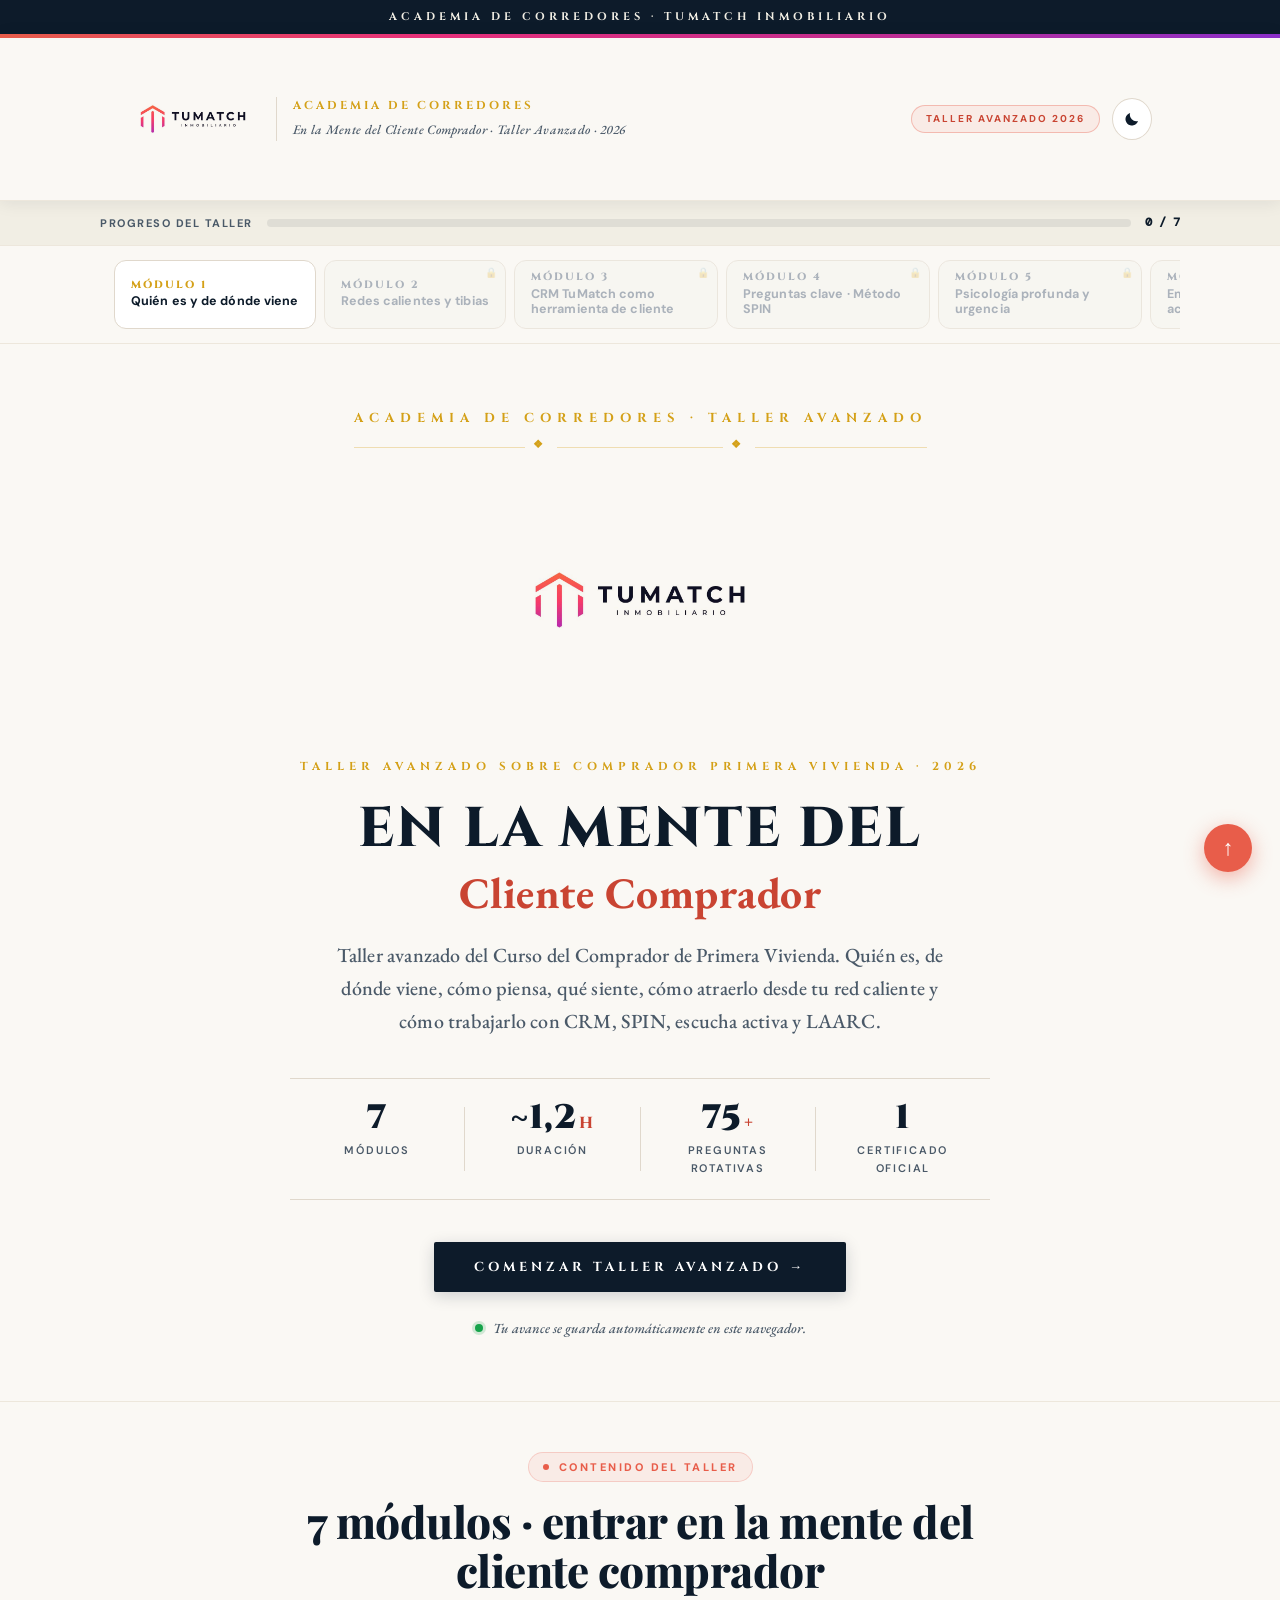
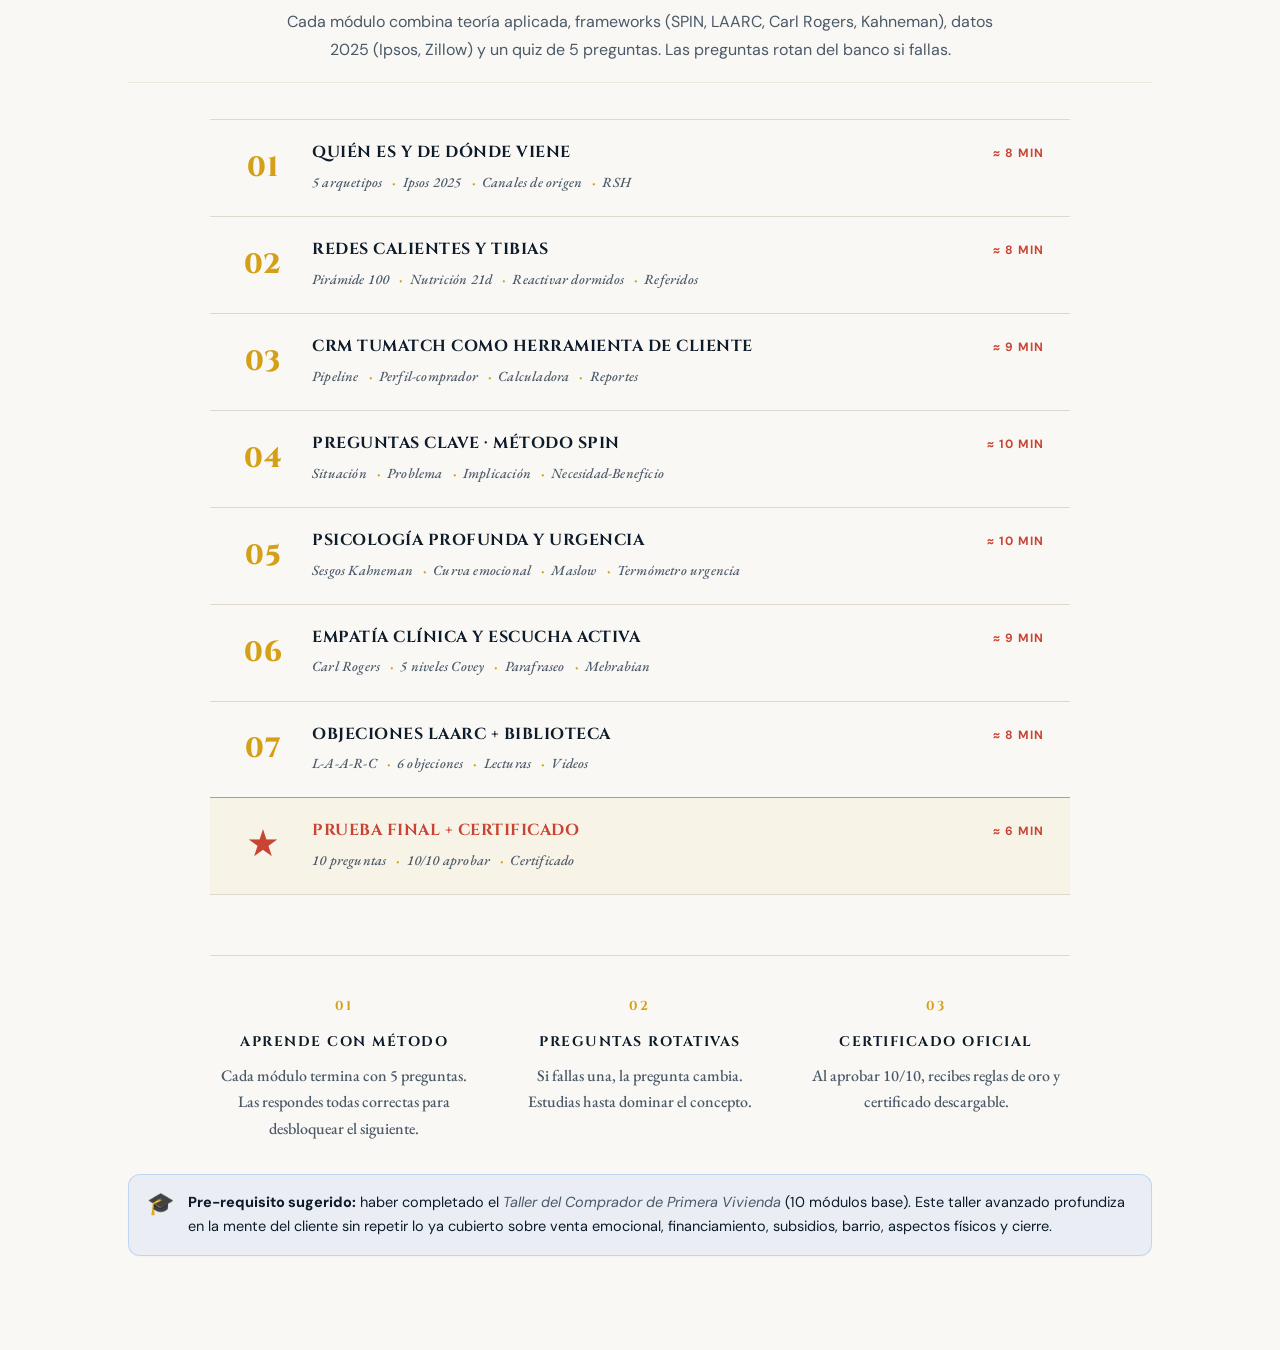
<file: psicologia-cliente-comprador/index.html>
<!DOCTYPE html>
<html lang="es">
<head>
<meta charset="UTF-8">
<meta name="viewport" content="width=device-width, initial-scale=1.0">
<title>TuMatch Inmobiliario · En la Mente del Cliente Comprador · Taller Avanzado sobre Comprador Primera Vivienda</title>
<meta name="description" content="Taller Avanzado sobre Comprador Primera Vivienda: psicología profunda, perfilamiento SPIN, escucha activa, redes calientes/tibias, CRM TuMatch y manejo LAARC de objeciones para entender en profundidad al cliente comprador.">
<link rel="preconnect" href="https://fonts.googleapis.com">
<link rel="preconnect" href="https://fonts.gstatic.com" crossorigin>
<link href="https://fonts.googleapis.com/css2?family=Cormorant+Garamond:ital,wght@0,500;0,600;0,700;1,500;1,700&family=Cinzel:wght@500;600;700;800;900&family=EB+Garamond:ital,wght@0,400;0,500;0,600;0,700;0,800;1,400;1,600;1,700&display=swap" rel="stylesheet">
<link rel="stylesheet" href="styles.css">
<meta name="theme-color" content="#FAF8F4" media="(prefers-color-scheme: light)">
<meta name="theme-color" content="#0E1621" media="(prefers-color-scheme: dark)">
<script>
  (function(){ try{ var s = localStorage.getItem('tumatch_theme'); if (s === 'dark' || s === 'light') document.documentElement.setAttribute('data-theme', s); }catch(e){} })();
</script>
</head>
<body>

<div class="academy-bar"><span class="academy-bar-inner">Academia de Corredores · TuMatch Inmobiliario</span></div>

<header class="hdr">
  <div class="grad-stripe"></div>
  <div class="hdr-row">
    <a class="brand-logo" href="#" onclick="App.goToModule(0);return false;" aria-label="Inicio">
      <img class="brand-img" id="brandLogoImg" src="assets/tumatch_horizontal_positivo.jpg" alt="TuMatch Inmobiliario">
      <div class="brand-tagline">
        <div class="brand-tagline-l1">Academia de Corredores</div>
        <div class="brand-tagline-l2">En la Mente del Cliente Comprador · Taller Avanzado · 2026</div>
      </div>
    </a>
    <div class="hdr-actions">
      <span class="taller-badge">Taller Avanzado 2026</span>
      <button class="theme-toggle" id="themeToggle" aria-label="Cambiar modo claro/oscuro">
        <svg class="tt-sun" viewBox="0 0 24 24" width="18" height="18"><circle cx="12" cy="12" r="4.5" fill="currentColor"/><g stroke="currentColor" stroke-width="1.8" stroke-linecap="round"><line x1="12" y1="2.5" x2="12" y2="5"/><line x1="12" y1="19" x2="12" y2="21.5"/><line x1="2.5" y1="12" x2="5" y2="12"/><line x1="19" y1="12" x2="21.5" y2="12"/><line x1="4.9" y1="4.9" x2="6.7" y2="6.7"/><line x1="17.3" y1="17.3" x2="19.1" y2="19.1"/><line x1="4.9" y1="19.1" x2="6.7" y2="17.3"/><line x1="17.3" y1="6.7" x2="19.1" y2="4.9"/></g></svg>
        <svg class="tt-moon" viewBox="0 0 24 24" width="18" height="18"><path d="M20 14.5A8.5 8.5 0 0 1 9.5 4 8.5 8.5 0 1 0 20 14.5Z" fill="currentColor"/></svg>
      </button>
    </div>
  </div>
</header>

<div class="progress-wrap">
  <div class="progress-inner">
    <span class="progress-label">Progreso del taller</span>
    <div class="progress-track"><div class="progress-fill" id="progressFill" style="width:0%"></div></div>
    <span class="progress-num" id="progressNum">0 / 7</span>
  </div>
</div>

<nav class="modnav"><div class="modnav-inner" id="modnavInner"></div></nav>

<!-- ===== MÓDULO 0: INTRO ===== -->
<section class="module active" id="mod-0">
  <div class="hero-new">
    <div class="hero-new-inner">
      <div class="hero-academy-mark">Academia de Corredores · Taller Avanzado</div>
      <img class="hero-logo" id="heroLogoImg" src="assets/tumatch_horizontal_positivo.jpg" alt="TuMatch Inmobiliario">
      <div class="hero-eyebrow-line">Taller Avanzado sobre Comprador Primera Vivienda · 2026</div>
      <h1 class="hero-title">En la Mente del<br><em>Cliente Comprador</em></h1>
      <p class="hero-lead">Taller avanzado del Curso del Comprador de Primera Vivienda. Quién es, de dónde viene, cómo piensa, qué siente, cómo atraerlo desde tu red caliente y cómo trabajarlo con CRM, SPIN, escucha activa y LAARC.</p>

      <div class="hero-meta">
        <div class="hero-meta-item"><div class="hero-meta-num">7</div><div class="hero-meta-lbl">Módulos</div></div>
        <div class="hero-meta-sep"></div>
        <div class="hero-meta-item"><div class="hero-meta-num">~1,2<span class="u">h</span></div><div class="hero-meta-lbl">Duración</div></div>
        <div class="hero-meta-sep"></div>
        <div class="hero-meta-item"><div class="hero-meta-num">75<span class="u">+</span></div><div class="hero-meta-lbl">Preguntas rotativas</div></div>
        <div class="hero-meta-sep"></div>
        <div class="hero-meta-item"><div class="hero-meta-num">1</div><div class="hero-meta-lbl">Certificado oficial</div></div>
      </div>

      <div id="resumeBanner" class="resume-banner" style="display:none">
        <div class="resume-banner-icon">📖</div>
        <div class="resume-banner-body">
          <div class="resume-banner-title">Tienes avance guardado</div>
          <div class="resume-banner-text" id="resumeBannerText">Puedes continuar donde quedaste.</div>
        </div>
        <button class="btn btn-primary resume-banner-btn" id="resumeBannerBtn">Continuar →</button>
      </div>

      <div class="hero-cta-row"><button class="hero-cta-new" onclick="App.startModule(1)" id="heroStartBtn">Comenzar taller avanzado →</button></div>
      <div class="hero-save-hint"><span class="save-dot"></span><span>Tu avance se guarda automáticamente en este navegador.</span></div>
    </div>
  </div>

  <div class="page">
    <div class="sec-header" style="text-align:center;margin-bottom:36px">
      <div class="sec-tag" style="margin-left:auto;margin-right:auto"><span class="dot"></span>Contenido del taller</div>
      <h2 class="sec-h2" style="margin-left:auto;margin-right:auto;max-width:760px">7 módulos · entrar en la mente del cliente comprador</h2>
      <p class="sec-desc" style="margin-left:auto;margin-right:auto">Cada módulo combina teoría aplicada, frameworks (SPIN, LAARC, Carl Rogers, Kahneman), datos 2025 (Ipsos, Zillow) y un quiz de 5 preguntas. Las preguntas rotan del banco si fallas.</p>
    </div>

    <div class="mod-timeline">
      <div class="mod-t-item" onclick="App.startModule(1)"><div class="mod-t-num">01</div><div class="mod-t-body"><div class="mod-t-head"><div class="mod-t-title">Quién es y de dónde viene</div><div class="mod-t-time">≈ 8 min</div></div><div class="mod-t-keys"><span>5 arquetipos</span><span>Ipsos 2025</span><span>Canales de origen</span><span>RSH</span></div></div></div>
      <div class="mod-t-item" onclick="App.startModule(2)"><div class="mod-t-num">02</div><div class="mod-t-body"><div class="mod-t-head"><div class="mod-t-title">Redes calientes y tibias</div><div class="mod-t-time">≈ 8 min</div></div><div class="mod-t-keys"><span>Pirámide 100</span><span>Nutrición 21d</span><span>Reactivar dormidos</span><span>Referidos</span></div></div></div>
      <div class="mod-t-item" onclick="App.startModule(3)"><div class="mod-t-num">03</div><div class="mod-t-body"><div class="mod-t-head"><div class="mod-t-title">CRM TuMatch como herramienta de cliente</div><div class="mod-t-time">≈ 9 min</div></div><div class="mod-t-keys"><span>Pipeline</span><span>Perfil-comprador</span><span>Calculadora</span><span>Reportes</span></div></div></div>
      <div class="mod-t-item" onclick="App.startModule(4)"><div class="mod-t-num">04</div><div class="mod-t-body"><div class="mod-t-head"><div class="mod-t-title">Preguntas clave · Método SPIN</div><div class="mod-t-time">≈ 10 min</div></div><div class="mod-t-keys"><span>Situación</span><span>Problema</span><span>Implicación</span><span>Necesidad-Beneficio</span></div></div></div>
      <div class="mod-t-item" onclick="App.startModule(5)"><div class="mod-t-num">05</div><div class="mod-t-body"><div class="mod-t-head"><div class="mod-t-title">Psicología profunda y urgencia</div><div class="mod-t-time">≈ 10 min</div></div><div class="mod-t-keys"><span>Sesgos Kahneman</span><span>Curva emocional</span><span>Maslow</span><span>Termómetro urgencia</span></div></div></div>
      <div class="mod-t-item" onclick="App.startModule(6)"><div class="mod-t-num">06</div><div class="mod-t-body"><div class="mod-t-head"><div class="mod-t-title">Empatía clínica y escucha activa</div><div class="mod-t-time">≈ 9 min</div></div><div class="mod-t-keys"><span>Carl Rogers</span><span>5 niveles Covey</span><span>Parafraseo</span><span>Mehrabian</span></div></div></div>
      <div class="mod-t-item" onclick="App.startModule(7)"><div class="mod-t-num">07</div><div class="mod-t-body"><div class="mod-t-head"><div class="mod-t-title">Objeciones LAARC + biblioteca</div><div class="mod-t-time">≈ 8 min</div></div><div class="mod-t-keys"><span>L-A-A-R-C</span><span>6 objeciones</span><span>Lecturas</span><span>Videos</span></div></div></div>
      <div class="mod-t-item mod-t-final"><div class="mod-t-num">★</div><div class="mod-t-body"><div class="mod-t-head"><div class="mod-t-title">Prueba final + Certificado</div><div class="mod-t-time">≈ 6 min</div></div><div class="mod-t-keys"><span>10 preguntas</span><span>10/10 aprobar</span><span>Certificado</span></div></div></div>
    </div>

    <div class="how-works">
      <div class="how-item"><div class="how-n">01</div><div class="how-title">Aprende con método</div><div class="how-text">Cada módulo termina con 5 preguntas. Las respondes todas correctas para desbloquear el siguiente.</div></div>
      <div class="how-item"><div class="how-n">02</div><div class="how-title">Preguntas rotativas</div><div class="how-text">Si fallas una, la pregunta cambia. Estudias hasta dominar el concepto.</div></div>
      <div class="how-item"><div class="how-n">03</div><div class="how-title">Certificado oficial</div><div class="how-text">Al aprobar 10/10, recibes reglas de oro y certificado descargable.</div></div>
    </div>

    <div class="info-box info" style="margin-top:32px">
      <span class="info-icon">🎓</span>
      <div class="info-text"><strong>Pre-requisito sugerido:</strong> haber completado el <em>Taller del Comprador de Primera Vivienda</em> (10 módulos base). Este taller avanzado profundiza en la mente del cliente sin repetir lo ya cubierto sobre venta emocional, financiamiento, subsidios, barrio, aspectos físicos y cierre.</div>
    </div>
  </div>
</section>

<!-- ===== MÓDULO 1: QUIÉN ES Y DE DÓNDE VIENE ===== -->
<section class="module" id="mod-1">
  <div class="page">
    <div class="sec-header">
      <div class="sec-tag"><span class="dot"></span>Módulo 1 · Quién es y de dónde viene</div>
      <h2 class="sec-h2">Mapear al cliente antes de mostrar la primera propiedad</h2>
      <p class="sec-desc">El comprador primera vivienda en Chile no es uno solo: es 5 arquetipos con motivaciones, capacidades y canales de origen distintos. Saber cuál tienes al frente cambia el guion completo, desde la primera llamada hasta la entrega de llaves.</p>
    </div>

    <div class="grid-2" style="gap:22px;margin-bottom:28px">
      <div class="card" style="border-left:4px solid var(--coral)">
        <div style="font-size:12px;font-weight:800;letter-spacing:1.5px;text-transform:uppercase;color:var(--coralDk);margin-bottom:16px">Datos clave 2025</div>
        <ul class="checklist">
          <li><strong>56%</strong> del mercado comprador es primera vivienda (Ipsos Monitor de Vivienda 2025)</li>
          <li><strong>46%</strong> prioriza sectores con baja delincuencia (sobre el promedio mundial)</li>
          <li>Edad concentrada: <strong>28-38 años</strong> con desviación a 24-45</li>
          <li>Capacidad típica RM: <strong>UF 1.500 – UF 3.500</strong> (combinada con subsidio)</li>
          <li>Migrantes con residencia definitiva representan segmento creciente</li>
        </ul>
      </div>
      <div class="card" style="border-left:4px solid var(--orange)">
        <div style="font-size:12px;font-weight:800;letter-spacing:1.5px;text-transform:uppercase;color:var(--orange);margin-bottom:16px">Por qué el perfilamiento importa</div>
        <ul class="checklist warn">
          <li>Cada arquetipo tiene un <strong>guion conversacional</strong> distinto</li>
          <li>El subsidio aplicable cambia (DS49 / DS1 T1 / T2 / T3 / DS19)</li>
          <li>La <strong>fuente del lead</strong> predice probabilidad de cierre</li>
          <li>El ciclo de venta varía: red caliente cierra en <strong>30-60 días</strong>, frío en 4-9 meses</li>
          <li>Las <strong>palancas emocionales</strong> son específicas por arquetipo</li>
        </ul>
      </div>
    </div>

    <div class="sec-header" style="margin-top:16px;margin-bottom:20px">
      <div class="sec-tag"><span class="dot"></span>5 arquetipos del primera vivienda</div>
      <h2 class="sec-h2" style="font-size:26px">Cómo reconocerlos en la primera conversación</h2>
    </div>

    <div style="overflow-x:auto;margin-bottom:20px">
      <table class="barrio-table">
        <thead><tr><th>Arquetipo</th><th>Edad / situación</th><th>Capacidad típica</th><th>Palanca emocional clave</th><th>Subsidio aplicable</th></tr></thead>
        <tbody>
          <tr><td><strong>👨‍💻 Joven profesional</strong></td><td>28-32, soltero o pareja sin hijos. Lleva 4-7 años arrendando.</td><td>UF 2.000-3.500 + ahorro 15-20% pie</td><td>Dejar de "perder" arriendo + estatus de adultez</td><td>DS1 T2 / T3</td></tr>
          <tr><td><strong>👨‍👩‍👧 Pareja consolidando</strong></td><td>30-38, recién casados o conviviendo. Embarazo o hijo pequeño.</td><td>Doble ingreso UF 3.000-5.000</td><td>Estabilidad para los hijos + barrio con colegios</td><td>DS1 T2 / T3</td></tr>
          <tr><td><strong>📐 Trabajador independiente</strong></td><td>32-45, boletas o pyme. F22 con utilidades demostrables hace 2+ años.</td><td>Variable; ahorro fuerte (20-30% pie)</td><td>Convertir ingreso volátil en patrimonio estable</td><td>DS1 T1 / T2</td></tr>
          <tr><td><strong>🏠 Familia DS49</strong></td><td>30-50, RSH 40% más vulnerable. Arrienda o vive con familiares.</td><td>Subsidio total + ahorro 30 UF</td><td>Salir del hacinamiento + dejar herencia a hijos</td><td>DS49 (sin crédito)</td></tr>
          <tr><td><strong>✈️ Migrante con sueño cumplido</strong></td><td>30-45, residencia definitiva 4+ años. Familia en Chile.</td><td>UF 1.500-3.000 con doble esfuerzo de ahorro</td><td>Echar raíces + orgullo familiar + carta a la familia en origen</td><td>DS1 según RSH</td></tr>
        </tbody>
      </table>
    </div>

    <div class="sec-header" style="margin-top:24px;margin-bottom:20px">
      <div class="sec-tag"><span class="dot"></span>De dónde viene</div>
      <h2 class="sec-h2" style="font-size:26px">Canales de origen del lead y su peso real</h2>
    </div>

    <div style="overflow-x:auto;margin-bottom:20px">
      <table class="barrio-table">
        <thead><tr><th>Canal</th><th>Tipo</th><th>Conversión esperada</th><th>Ciclo de venta</th><th>Costo de adquisición</th></tr></thead>
        <tbody>
          <tr><td><strong>👨‍👩‍👧 Familia / amigos</strong></td><td>🔥 Red caliente</td><td>30-50%</td><td>30-60 días</td><td>$0 — relación previa</td></tr>
          <tr><td><strong>🤝 Ex-clientes (referido)</strong></td><td>🔥 Red caliente</td><td>25-40%</td><td>45-90 días</td><td>$0 + agradecimiento</td></tr>
          <tr><td><strong>💼 LinkedIn / red profesional</strong></td><td>🌡️ Tibio</td><td>10-20%</td><td>90-180 días</td><td>Ciclo de cultivo relacional</td></tr>
          <tr><td><strong>📱 Instagram / contenido propio</strong></td><td>🌡️ Tibio</td><td>5-15%</td><td>120-240 días</td><td>Producción contenido</td></tr>
          <tr><td><strong>🌐 Inbound TuMatch</strong></td><td>🌡️ Tibio calificado</td><td>15-25%</td><td>60-120 días</td><td>Plataforma TuMatch</td></tr>
          <tr><td><strong>🌍 Portales (Portal Inmobiliario, Yapo)</strong></td><td>❄️ Frío</td><td>2-5%</td><td>4-9 meses</td><td>Suscripción mensual</td></tr>
          <tr><td><strong>📞 Llamada en frío</strong></td><td>❄️ Frío</td><td>1-3%</td><td>6-12 meses</td><td>Tiempo + desgaste</td></tr>
        </tbody>
      </table>
    </div>

    <div class="info-box info">
      <span class="info-icon">💡</span>
      <div class="info-text"><strong>Lectura estratégica de la tabla:</strong> 80% de tu rentabilidad viene de los 3 primeros canales. Ese es el principio de Pareto aplicado a captación. Antes de pagar publicidad, audita tu propia red caliente — casi siempre está sub-explotada.</div>
    </div>

    <div class="info-box warn" style="margin-top:12px">
      <span class="info-icon">⚠️</span>
      <div class="info-text"><strong>Error frecuente:</strong> asignar la misma intensidad al lead frío que al caliente. Un caliente requiere agenda inmediata y reunión en 48 horas; un frío requiere un flujo sistematizado de Marketing Relacional de largo plazo. Confundir ambos desgasta al corredor y compromete la conversión de los dos perfiles.</div>
    </div>

    <div id="quiz-1" class="quiz-gate"></div>
  </div>
</section>

<!-- ===== MÓDULO 2: REDES CALIENTES Y TIBIAS ===== -->
<section class="module" id="mod-2">
  <div class="page">
    <div class="sec-header">
      <div class="sec-tag"><span class="dot"></span>Módulo 2 · Marketing Relacional y Sistema de Referidos</div>
      <h2 class="sec-h2">El Círculo de Influencia como motor del corredor profesional</h2>
      <p class="sec-desc">En la industria inmobiliaria, el <strong>Círculo de Influencia</strong> (sphere of influence) del corredor genera, en promedio, entre el 60% y el 80% de sus operaciones de carrera. Este módulo entrega un sistema replicable de Marketing Relacional y un protocolo de referidos que convierten tu red personal y profesional en una fuente sostenida de clientes cualificados.</p>
    </div>

    <div class="sec-header" style="margin-top:16px;margin-bottom:20px">
      <div class="sec-tag"><span class="dot"></span>Pirámide de los 100 · Segmentación del Círculo de Influencia</div>
      <h2 class="sec-h2" style="font-size:26px">La base del corredor segmentada en tres capas operativas</h2>
    </div>

    <div class="grid-3" style="gap:18px;margin-bottom:24px">
      <div class="tip-card" style="flex-direction:column">
        <div style="font-size:34px;margin-bottom:12px">🔥</div>
        <div class="tip-title">Capa A · Top 20 · Red primaria</div>
        <div class="tip-text">Familia directa, clientes recientes y aliados estratégicos. <strong>Ciclo de contacto trimestral obligatorio.</strong> Cada integrante ya ha generado o está en condiciones de generar derivaciones activas hacia el corredor.</div>
      </div>
      <div class="tip-card" style="flex-direction:column">
        <div style="font-size:34px;margin-bottom:12px">🌡️</div>
        <div class="tip-title">Capa B · 50 Medios · Cultivo relacional</div>
        <div class="tip-text">Conocidos profesionales, ex-compañeros de trabajo, conexiones de LinkedIn, vecinos y proveedores del ecosistema inmobiliario. <strong>Reciben contenido de valor cada 21 días</strong> para consolidar la autoridad profesional del corredor.</div>
      </div>
      <div class="tip-card" style="flex-direction:column">
        <div style="font-size:34px;margin-bottom:12px">💤</div>
        <div class="tip-title">Capa C · 30 Dormidos · Reactivación</div>
        <div class="tip-text">Contactos sin interacción por más de 12 meses. Se abordan con mensaje personal, contextual y con propuesta de valor concreta. Un contacto personalizado supera ampliamente a cualquier campaña masiva automatizada.</div>
      </div>
    </div>

    <div class="sec-header" style="margin-top:32px;margin-bottom:20px">
      <div class="sec-tag"><span class="dot"></span>Sistema de Referidos TuMatch</div>
      <h2 class="sec-h2" style="font-size:26px">Los cuatro pilares para generar clientes por derivación</h2>
      <p class="sec-desc">El referido no es un evento fortuito: es el resultado de un sistema deliberado que opera antes, durante y después de cada transacción. El corredor profesional aplica los cuatro pilares siguientes de forma permanente.</p>
    </div>

    <div class="grid-2" style="gap:22px;margin-bottom:28px">
      <div class="prop-card">
        <div class="prop-header" style="background:linear-gradient(135deg,#1E3A8A,#2563EB)"><span>①</span> Referibilidad del servicio</div>
        <div class="prop-body">
          <div class="prop-body-intro">Condición previa al sistema</div>
          <div class="prop-item"><strong>Servicio referible</strong><span>Solo se refiere aquello que supera la expectativa. Mide la referibilidad con la pregunta: "del 0 al 10, ¿cuán probable es que me recomiende a un conocido?" (Net Promoter Score adaptado).</span></div>
          <div class="prop-item"><strong>Momento de la verdad</strong><span>Identifica tres hitos donde se construye referibilidad: primera reunión, firma de promesa y entrega de llaves. En cada uno, el corredor debe entregar un "sobre-servicio" memorable.</span></div>
          <div class="prop-item"><strong>Score mínimo</strong><span>NPS ≥ 9 es el umbral para activar el pedido formal de referidos. Bajo 9, el corredor debe primero resolver la fricción detectada.</span></div>
        </div>
      </div>
      <div class="prop-card">
        <div class="prop-header" style="background:linear-gradient(135deg,#0D7C78,#10B981)"><span>②</span> Solicitud estratégica</div>
        <div class="prop-body">
          <div class="prop-body-intro">El referido solicitado supera ampliamente al espontáneo</div>
          <div class="prop-item"><strong>Timing óptimo</strong><span>Inmediatamente tras un hito de valor entregado (asesoría crediticia concreta, firma de promesa, entrega de llaves). Fuera de estos momentos, la solicitud pierde fuerza.</span></div>
          <div class="prop-item"><strong>Acotación cognitiva</strong><span>Pedir "1 o 2 personas" en lugar de "alguien": el cerebro procesa rangos específicos, no abstracciones.</span></div>
          <div class="prop-item"><strong>Segmentación del pedido</strong><span>Ejemplo: "¿Alguna pareja joven en tu trabajo que esté pensando en dejar el arriendo?". Delimitar el perfil facilita el recuerdo.</span></div>
          <div class="prop-item prop-item-star"><strong>★ Protocolo verbal</strong><span><em>"Ahora que conoces cómo trabajo: ¿se te ocurren una o dos personas de tu círculo que estén en una situación similar a la tuya y podrían beneficiarse de una asesoría como ésta?"</em></span></div>
        </div>
      </div>
      <div class="prop-card">
        <div class="prop-header" style="background:linear-gradient(135deg,#9D174D,#E8307A)"><span>③</span> Calendario de Cultivo Relacional</div>
        <div class="prop-body">
          <div class="prop-body-intro">Cada 21 días · 80% contenido formativo · 20% oferta profesional</div>
          <div class="prop-item"><strong>Ciclo 1</strong><span>Simulación hipotecaria con la Calculadora TuMatch aplicada a un caso tipo de la zona del contacto.</span></div>
          <div class="prop-item"><strong>Ciclo 2</strong><span>Actualización normativa de subsidios habitacionales vigentes (DS1, DS49, DS19).</span></div>
          <div class="prop-item"><strong>Ciclo 3</strong><span>Caso de estudio real (con autorización expresa), extraído de la cartera del corredor.</span></div>
          <div class="prop-item"><strong>Ciclo 4</strong><span>Guía técnica breve: "Cinco errores frecuentes en la adquisición de primera vivienda".</span></div>
          <div class="prop-item"><strong>Ciclo 5</strong><span>Valor UF actualizado, proyección de tasas hipotecarias e impacto en el dividendo.</span></div>
          <div class="prop-item"><strong>Ciclo 6</strong><span>Oportunidades segmentadas por comuna o sector donde reside el contacto.</span></div>
        </div>
      </div>
      <div class="prop-card">
        <div class="prop-header" style="background:linear-gradient(135deg,#92400E,#D97706)"><span>④</span> Reciprocidad estructurada</div>
        <div class="prop-body">
          <div class="prop-body-intro">Cerrar el ciclo genera referidos recurrentes</div>
          <div class="prop-item"><strong>Agradecimiento formal</strong><span>Nota manuscrita o llamada en menos de 48 horas tras recibir el referido. El gesto es más valioso que el obsequio.</span></div>
          <div class="prop-item"><strong>Reporte de estado</strong><span>Informar al referidor sobre el avance de su recomendado (con autorización): refuerza la sensación de corresponsabilidad profesional.</span></div>
          <div class="prop-item"><strong>Reciprocidad en servicios</strong><span>Ofrecer al referidor acceso prioritario a nuevas oportunidades, tasaciones gratuitas o actualizaciones de mercado de su zona.</span></div>
          <div class="prop-item"><strong>Reconocimiento sostenido</strong><span>Mencionar al referidor en contenidos de caso (con permiso) consolida su rol de "embajador" y lo motiva a derivar nuevamente.</span></div>
        </div>
      </div>
    </div>

    <div class="sec-header" style="margin-top:24px;margin-bottom:20px">
      <div class="sec-tag"><span class="dot"></span>Protocolo de reactivación · Capa C</div>
      <h2 class="sec-h2" style="font-size:26px">Cómo recuperar contactos dormidos sin quemar la relación</h2>
    </div>

    <div class="info-box info">
      <span class="info-icon">💬</span>
      <div class="info-text"><strong>Estructura de mensaje de reactivación validada:</strong> <em>"Hola [nombre]. Hace tiempo que no conversamos. Te contacté porque [motivo concreto y verificable: pasé por tu antigua comuna, leí una noticia que te interesaría, recordé tu consulta sobre X]. Si en este periodo has considerado adquirir tu primera propiedad, o conoces a alguien en esa etapa, quedo a tu disposición para una asesoría sin compromiso."</em> — El elemento crítico es el <strong>motivo concreto</strong>: las reactivaciones genéricas tienen una tasa de respuesta inferior al 3%; las personalizadas superan el 25%.</div>
    </div>

    <div class="sec-header" style="margin-top:32px;margin-bottom:20px">
      <div class="sec-tag"><span class="dot"></span>Indicadores de desempeño del sistema</div>
      <h2 class="sec-h2" style="font-size:26px">KPI mensuales del corredor TuMatch</h2>
    </div>

    <div style="overflow-x:auto;margin-bottom:20px">
      <table class="barrio-table">
        <thead><tr><th>Indicador</th><th>Meta mensual</th><th>Fundamento operativo</th></tr></thead>
        <tbody>
          <tr><td><strong>Top 20 contactados</strong></td><td>≥ 8 contactos (40%)</td><td>Sostiene la presencia profesional sin generar saturación.</td></tr>
          <tr><td><strong>Tibios en cultivo relacional</strong></td><td>50 (100% del segmento)</td><td>Cada contacto recibe contenido de valor en el ciclo de 21 días.</td></tr>
          <tr><td><strong>Dormidos reactivados</strong></td><td>5 contactos</td><td>Permite recorrer la totalidad de la Capa C en el ejercicio anual.</td></tr>
          <tr><td><strong>Solicitudes de referido</strong></td><td>≥ 4 solicitudes</td><td>La derivación se construye por sistema, no por azar.</td></tr>
          <tr><td><strong>Referidos recibidos</strong></td><td>≥ 2 nominaciones/mes</td><td>Tasa de éxito esperada: 50% de las solicitudes bien ejecutadas.</td></tr>
          <tr><td><strong>Tasa de conversión de red caliente</strong></td><td>≥ 30%</td><td>Bajo esa cifra, revisar calidad de servicio entregado previamente.</td></tr>
          <tr><td><strong>NPS cartera activa</strong></td><td>≥ 9</td><td>Umbral crítico para solicitar referidos con legitimidad profesional.</td></tr>
        </tbody>
      </table>
    </div>

    <div class="info-box warn">
      <span class="info-icon">⚠️</span>
      <div class="info-text"><strong>Principio rector:</strong> no debe confundirse "ausencia de contacto" con "ausencia de necesidad". Dentro del Top 20 del corredor existen, en promedio, entre dos y cuatro personas evaluando activamente la compra de su primera vivienda que no tomarán la iniciativa de contactar. <em>La responsabilidad profesional del corredor es iniciar la conversación antes de que el cliente acuda a la competencia.</em></div>
    </div>

    <div id="quiz-2" class="quiz-gate"></div>
  </div>
</section>

<!-- ===== MÓDULO 3: CRM TUMATCH ===== -->
<section class="module" id="mod-3">
  <div class="page">
    <div class="sec-header">
      <div class="sec-tag"><span class="dot"></span>Módulo 3 · CRM TuMatch como herramienta de cliente</div>
      <h2 class="sec-h2">Tu memoria operativa, tu pipeline y tu reporte de carrera</h2>
      <p class="sec-desc">El CRM disponible en <code>tumatch-leads.vercel.app</code> no es un cuaderno digital: es la diferencia entre un corredor que cierra 5 operaciones al año y uno que cierra 25. Esta sección te muestra cómo aprovecharlo específicamente para entender al comprador primera vivienda.</p>
    </div>

    <div class="sec-header" style="margin-top:16px;margin-bottom:20px">
      <div class="sec-tag"><span class="dot"></span>Funciones clave para perfilar al comprador</div>
      <h2 class="sec-h2" style="font-size:26px">Lo que cada sección hace por ti</h2>
    </div>

    <div style="overflow-x:auto;margin-bottom:20px">
      <table class="barrio-table">
        <thead><tr><th>Sección CRM</th><th>Para qué sirve</th><th>Aplicación a primera vivienda</th></tr></thead>
        <tbody>
          <tr><td><strong>📊 Pipeline visual</strong></td><td>Ver todos tus leads agrupados por etapa.</td><td>Identificas dónde se atascan los compradores (¿en pre-aprobación? ¿en visitas?).</td></tr>
          <tr><td><strong>👤 Perfil-comprador-section</strong></td><td>Ficha estructurada del cliente con campos editables.</td><td>Arquetipo, RSH, subsidio aplicable, urgencia, motivación, miedos, red de origen.</td></tr>
          <tr><td><strong>🤝 Cierre-negocio</strong></td><td>Workflow de la operación tras oferta aceptada.</td><td>Checklist de las 9 etapas (oferta → promesa → escritura → entrega).</td></tr>
          <tr><td><strong>🧮 Calculadora hipotecaria</strong></td><td>Simular dividendo según pie, plazo y tasa.</td><td>Ancla con el comprador en primera reunión. Quita ansiedad de incertidumbre.</td></tr>
          <tr><td><strong>📞 Histórico de interacciones</strong></td><td>Cada llamada, mail, reunión y resultado registrados.</td><td>Antes de retomar, lees el contexto en 60 segundos.</td></tr>
          <tr><td><strong>📈 Reportes por canal</strong></td><td>Conversión y ciclo por origen del lead.</td><td>Decides dónde duplicar tiempo el próximo trimestre.</td></tr>
        </tbody>
      </table>
    </div>

    <div class="sec-header" style="margin-top:24px;margin-bottom:20px">
      <div class="sec-tag"><span class="dot"></span>Registro mínimo</div>
      <h2 class="sec-h2" style="font-size:26px">7 campos en 5 minutos por lead</h2>
    </div>

    <div class="grid-2" style="gap:22px;margin-bottom:22px">
      <div class="card" style="border-left:4px solid var(--coral)">
        <div style="font-size:12px;font-weight:800;letter-spacing:1.5px;text-transform:uppercase;color:var(--coralDk);margin-bottom:16px">Campos críticos al ingresar lead</div>
        <ul class="checklist">
          <li><strong>Nombre completo + canal</strong> de origen del lead</li>
          <li><strong>Arquetipo</strong> (1 de los 5 del módulo 1)</li>
          <li><strong>Capacidad estimada</strong> (UF) + RSH si aplica</li>
          <li><strong>Urgencia</strong> (necesidad real / deseo / impulso)</li>
          <li><strong>Motivación principal</strong> (1 frase del cliente)</li>
          <li><strong>Próxima acción</strong> + fecha de seguimiento</li>
          <li><strong>Etiqueta de calor</strong>: 🔥 / 🌡️ / ❄️</li>
        </ul>
      </div>
      <div class="card" style="border-left:4px solid var(--teal)">
        <div style="font-size:12px;font-weight:800;letter-spacing:1.5px;text-transform:uppercase;color:var(--teal);margin-bottom:16px">Beneficio acumulado del registro</div>
        <ul class="checklist">
          <li>A los <strong>30 leads</strong>: ya no recuerdas todo. CRM te salva.</li>
          <li>A los <strong>100 leads</strong>: empiezas a hacer match cliente↔propiedad en segundos.</li>
          <li>A los <strong>300 leads</strong>: tienes data propia de tu zona y arquetipos.</li>
          <li>El CRM se vuelve tu <strong>activo de carrera</strong> — te acompaña aunque cambies de oficina.</li>
        </ul>
      </div>
    </div>

    <div class="sec-header" style="margin-top:24px;margin-bottom:20px">
      <div class="sec-tag"><span class="dot"></span>Workflow por etapa</div>
      <h2 class="sec-h2" style="font-size:26px">Qué hace el CRM por ti en cada momento</h2>
    </div>

    <div style="overflow-x:auto;margin-bottom:20px">
      <table class="barrio-table">
        <thead><tr><th>Etapa del lead</th><th>Acción del corredor</th><th>Lo que aporta el CRM</th></tr></thead>
        <tbody>
          <tr><td><strong>1. Captación</strong></td><td>Registrar en 5 min con los 7 campos.</td><td>Etiqueta automática + recordatorio próxima acción.</td></tr>
          <tr><td><strong>2. Discovery (SPIN)</strong></td><td>Reunión de perfilamiento. Anotar respuestas en perfil-comprador-section.</td><td>Plantilla con 25 preguntas pre-cargadas (módulo 4).</td></tr>
          <tr><td><strong>3. Pre-aprobación</strong></td><td>Aplicar calculadora hipotecaria + simular 2-3 bancos.</td><td>Genera PDF con escenarios para entregar al cliente.</td></tr>
          <tr><td><strong>4. Visitas</strong></td><td>3-5 propiedades curadas según perfil.</td><td>Match automático según arquetipo + capacidad.</td></tr>
          <tr><td><strong>5. Oferta</strong></td><td>Acompañar negociación.</td><td>Histórico de comparables cerrados de la zona.</td></tr>
          <tr><td><strong>6. Cierre</strong></td><td>Promesa → escritura → entrega.</td><td>Workflow cierre-negocio con checklist de 9 hitos.</td></tr>
          <tr><td><strong>7. Post-firma</strong></td><td>Solicitar referidos e incorporar al cliente al Sistema de Cultivo Relacional.</td><td>Recordatorio automático a los 30, 90 y 180 días.</td></tr>
        </tbody>
      </table>
    </div>

    <div class="info-box info">
      <span class="info-icon">🛠️</span>
      <div class="info-text"><strong>Tip de productividad TuMatch:</strong> reserva 20 minutos al final de cada día para actualizar el CRM. Es la práctica que distingue al corredor profesional del intermediario. Sin ese ritual, el CRM se desactualiza en 2 semanas y deja de servir.</div>
    </div>

    <div class="info-box warn" style="margin-top:12px">
      <span class="info-icon">⚠️</span>
      <div class="info-text"><strong>Error mortal:</strong> tener el lead solo en WhatsApp y la cabeza. A los 25 leads colapsa la memoria, se cae el seguimiento, llamas tarde y pierdes la operación. El CRM no es opcional cuando aspiras a crecer.</div>
    </div>

    <div id="quiz-3" class="quiz-gate"></div>
  </div>
</section>

<!-- ===== MÓDULO 4: SPIN ===== -->
<section class="module" id="mod-4">
  <div class="page">
    <div class="sec-header">
      <div class="sec-tag"><span class="dot"></span>Módulo 4 · Preguntas clave · Método SPIN</div>
      <h2 class="sec-h2">El cliente se vende a sí mismo si haces las preguntas correctas</h2>
      <p class="sec-desc">SPIN, desarrollado por Neil Rackham (1988) tras analizar 35.000 ventas, ordena las preguntas en 4 momentos: <strong>S</strong>ituación, <strong>P</strong>roblema, <strong>I</strong>mplicación, <strong>N</strong>ecesidad-Beneficio. Aplicado al primera vivienda, transforma la entrevista en un viaje donde el cliente conecta su realidad con la solución sin presión.</p>
    </div>

    <div class="grid-2" style="gap:22px;margin-bottom:28px">
      <div class="prop-card">
        <div class="prop-header" style="background:linear-gradient(135deg,#1E40AF,#3B82F6)"><span>S</span> Preguntas de Situación</div>
        <div class="prop-body">
          <div class="prop-body-intro">Mapean el contexto sin invadir.</div>
          <div class="prop-item"><strong>1.</strong><span>"¿Hace cuánto que están arrendando?"</span></div>
          <div class="prop-item"><strong>2.</strong><span>"¿Cuánto pagan hoy de arriendo?"</span></div>
          <div class="prop-item"><strong>3.</strong><span>"¿Cómo está la capacidad de ahorro mensual?"</span></div>
          <div class="prop-item"><strong>4.</strong><span>"¿Han postulado antes a algún subsidio?"</span></div>
          <div class="prop-item"><strong>5.</strong><span>"¿En qué barrios han pensado?"</span></div>
          <div class="prop-item"><strong>6.</strong><span>"¿Quiénes participan en la decisión?"</span></div>
          <div class="prop-item"><strong>7.</strong><span>"¿Tienen bancarización / Dicom?"</span></div>
        </div>
      </div>
      <div class="prop-card">
        <div class="prop-header" style="background:linear-gradient(135deg,#92400E,#D97706)"><span>P</span> Preguntas de Problema</div>
        <div class="prop-body">
          <div class="prop-body-intro">Sacan a la luz el dolor.</div>
          <div class="prop-item"><strong>1.</strong><span>"¿Qué los ha frenado hasta ahora?"</span></div>
          <div class="prop-item"><strong>2.</strong><span>"¿Qué les frustra del mercado actual?"</span></div>
          <div class="prop-item"><strong>3.</strong><span>"¿Qué les preocupa del proceso bancario?"</span></div>
          <div class="prop-item"><strong>4.</strong><span>"¿Han tenido alguna mala experiencia con un corredor?"</span></div>
          <div class="prop-item"><strong>5.</strong><span>"¿Qué los hace dudar de comprometerse hoy?"</span></div>
          <div class="prop-item"><strong>6.</strong><span>"¿Qué les molesta de seguir arrendando?"</span></div>
        </div>
      </div>
      <div class="prop-card">
        <div class="prop-header" style="background:linear-gradient(135deg,#9D174D,#E8307A)"><span>I</span> Preguntas de Implicación</div>
        <div class="prop-body">
          <div class="prop-body-intro">Conectan el dolor con consecuencias.</div>
          <div class="prop-item"><strong>1.</strong><span>"¿Qué pasa si en 2 años todavía están arrendando?"</span></div>
          <div class="prop-item"><strong>2.</strong><span>"¿Cuánto habrán pagado en arriendo perdido?"</span></div>
          <div class="prop-item"><strong>3.</strong><span>"¿Cómo afecta la incertidumbre a la pareja / familia?"</span></div>
          <div class="prop-item"><strong>4.</strong><span>"¿Qué oportunidades dejan pasar mientras esperan?"</span></div>
          <div class="prop-item"><strong>5.</strong><span>"Si el subsidio actual cambia el próximo año, ¿qué harían?"</span></div>
        </div>
      </div>
      <div class="prop-card">
        <div class="prop-header" style="background:linear-gradient(135deg,#0D7C78,#10B981)"><span>N</span> Preguntas de Necesidad-Beneficio</div>
        <div class="prop-body">
          <div class="prop-body-intro">El cliente proyecta vida futura con la solución.</div>
          <div class="prop-item"><strong>1.</strong><span>"¿Cómo cambiaría su día a día si en 6 meses estuvieran pagando dividendo en su propia propiedad?"</span></div>
          <div class="prop-item"><strong>2.</strong><span>"¿Qué significaría para su familia tener un techo propio?"</span></div>
          <div class="prop-item"><strong>3.</strong><span>"¿Qué les daría tranquilidad: que el banco les diga sí o tener un plan B claro?"</span></div>
          <div class="prop-item"><strong>4.</strong><span>"Si pudieran resolver lo del subsidio en 60 días, ¿iniciamos el proceso ahora?"</span></div>
          <div class="prop-item"><strong>5.</strong><span>"¿Prefieren visitar 3 propiedades curadas o 10 a ciegas?"</span></div>
        </div>
      </div>
    </div>

    <div class="sec-header" style="margin-top:16px;margin-bottom:20px">
      <div class="sec-tag"><span class="dot"></span>Tipos de preguntas</div>
      <h2 class="sec-h2" style="font-size:26px">Cuándo usar cada una</h2>
    </div>

    <div style="overflow-x:auto;margin-bottom:20px">
      <table class="barrio-table">
        <thead><tr><th>Tipo</th><th>Para qué</th><th>Ejemplo en primera vivienda</th></tr></thead>
        <tbody>
          <tr><td><strong>Cerrada (sí/no)</strong></td><td>Confirmar dato puntual.</td><td>"¿Tienen RSH activo?"</td></tr>
          <tr><td><strong>Abierta</strong></td><td>Que el cliente hable y descubra.</td><td>"¿Qué los hizo pensar en comprar este año?"</td></tr>
          <tr><td><strong>Proyectiva</strong></td><td>Activar imaginación de futuro.</td><td>"Si en 6 meses estuvieran viviendo en su casa, ¿qué sería lo primero que harían un domingo?"</td></tr>
          <tr><td><strong>Comparativa</strong></td><td>Hacer pensar en alternativas.</td><td>"Entre departamento en La Florida o casa en Buin, ¿qué pesa más para ustedes?"</td></tr>
        </tbody>
      </table>
    </div>

    <div class="info-box info">
      <span class="info-icon">⚖️</span>
      <div class="info-text"><strong>Regla de oro 20/80:</strong> en una reunión de 60 minutos, el corredor habla 12 minutos máximo. Los otros 48 los habla el cliente. Si saliste hablando más de la mitad, perdiste la oportunidad de perfilarlo bien.</div>
    </div>

    <div class="info-box warn" style="margin-top:12px">
      <span class="info-icon">⚠️</span>
      <div class="info-text"><strong>3 errores comunes:</strong> 1) Hacer las preguntas como interrogatorio policial sin transición. 2) Saltar de Situación a Necesidad-Beneficio sin explorar Problema e Implicación. 3) Dar respuesta tú a la pregunta de Implicación en lugar de dejar que el cliente la responda.</div>
    </div>

    <div id="quiz-4" class="quiz-gate"></div>
  </div>
</section>

<!-- ===== MÓDULO 5: PSICOLOGÍA Y URGENCIA ===== -->
<section class="module" id="mod-5">
  <div class="page">
    <div class="sec-header">
      <div class="sec-tag"><span class="dot"></span>Módulo 5 · Psicología profunda y mapa de urgencia</div>
      <h2 class="sec-h2">Lo que el cliente siente y por qué decide cuando decide</h2>
      <p class="sec-desc">Comprar vivienda es la transacción más cara y emocional de la mayoría de las personas. <strong>50% de los compradores reconoce haber llorado</strong> durante el proceso (Zillow, 2024). Conocer los sesgos cognitivos, la curva emocional típica y el termómetro de urgencia te permite acompañar — no presionar — y cerrar con dignidad.</p>
    </div>

    <div class="sec-header" style="margin-top:16px;margin-bottom:20px">
      <div class="sec-tag"><span class="dot"></span>Sesgos cognitivos clave (Kahneman, Cialdini)</div>
      <h2 class="sec-h2" style="font-size:26px">Las trampas mentales del primera vivienda</h2>
    </div>

    <div style="overflow-x:auto;margin-bottom:20px">
      <table class="barrio-table">
        <thead><tr><th>Sesgo</th><th>Cómo se manifiesta</th><th>Cómo lo trabajas</th></tr></thead>
        <tbody>
          <tr><td><strong>🎯 Anclaje</strong></td><td>El primer precio que ve marca su referencia.</td><td>Anclas con calculadora hipotecaria + comparables reales.</td></tr>
          <tr><td><strong>📉 Aversión a la pérdida</strong></td><td>Perder duele ~2x más que ganar (Kahneman).</td><td>Bajas la sensación de riesgo: data, plan B, garantías, dos bancos en paralelo.</td></tr>
          <tr><td><strong>⏳ FOMO</strong></td><td>Miedo a perderse la oportunidad.</td><td>Solo se usa si la urgencia es genuina (demanda real, subsidio expira). Nunca construida.</td></tr>
          <tr><td><strong>👥 Prueba social</strong></td><td>"Otros como yo ya lo hicieron."</td><td>Casos reales con permiso, testimonios concretos de tu cartera.</td></tr>
          <tr><td><strong>🏠 Efecto dotación</strong></td><td>Una vez se imagina viviendo allí, sobrevalora la propiedad.</td><td>Activa visualización en visitas: "imaginen el desayuno de domingo aquí".</td></tr>
          <tr><td><strong>🔄 Reciprocidad</strong></td><td>Si recibe algo de valor, siente impulso de devolver.</td><td>Entregas calculadora, mini-guías, comparables — sin esperar pago inmediato.</td></tr>
          <tr><td><strong>📌 Sesgo de confirmación</strong></td><td>Solo escucha lo que confirma su idea previa.</td><td>Validas primero, después contrastas con dato.</td></tr>
        </tbody>
      </table>
    </div>

    <div class="sec-header" style="margin-top:24px;margin-bottom:20px">
      <div class="sec-tag"><span class="dot"></span>Curva emocional típica</div>
      <h2 class="sec-h2" style="font-size:26px">6 fases del comprador primerizo</h2>
    </div>

    <div style="overflow-x:auto;margin-bottom:20px">
      <table class="barrio-table">
        <thead><tr><th>Fase</th><th>Estado emocional</th><th>Acción del corredor</th></tr></thead>
        <tbody>
          <tr><td><strong>1. Idealización</strong></td><td>"¡Vamos a comprar!" Optimismo. Ilusión.</td><td>Acompañar entusiasmo + introducir el método.</td></tr>
          <tr><td><strong>2. Confusión</strong></td><td>Demasiada información. Bancos, subsidios, barrios.</td><td>Simplificar con calculadora + 1 sola decisión a la vez.</td></tr>
          <tr><td><strong>3. Miedo</strong></td><td>"¿Y si me equivoco?" Paralización.</td><td>Validar emoción + bajar riesgo con data y plan B.</td></tr>
          <tr><td><strong>4. Decisión</strong></td><td>Punto de quiebre. Confianza o huida.</td><td>Estar presente. La presencia gana operaciones.</td></tr>
          <tr><td><strong>5. Alivio</strong></td><td>Firma. Llave en mano. Catarsis.</td><td>Celebrar + agradecer + pedir referidos en este pico.</td></tr>
          <tr><td><strong>6. Duda post-cierre</strong></td><td>"¿Tomé la decisión correcta?" — 48-72h después.</td><td>Mensaje proactivo: "lo hiciste bien, los datos así lo confirman".</td></tr>
        </tbody>
      </table>
    </div>

    <div class="info-box info">
      <span class="info-icon">📊</span>
      <div class="info-text"><strong>Dato Zillow 2024:</strong> 50% de los compradores reconoce haber llorado durante el proceso (65% Gen Z, 61% Millennials). No es debilidad: es la magnitud emocional real. El corredor que minimiza esto pierde la confianza del cliente.</div>
    </div>

    <div class="sec-header" style="margin-top:32px;margin-bottom:20px">
      <div class="sec-tag"><span class="dot"></span>Maslow aplicado a vivienda</div>
      <h2 class="sec-h2" style="font-size:26px">Las dos capas que importan</h2>
    </div>

    <div class="grid-2" style="gap:22px;margin-bottom:22px">
      <div class="card" style="border-left:4px solid var(--coral)">
        <div style="font-size:12px;font-weight:800;letter-spacing:1.5px;text-transform:uppercase;color:var(--coralDk);margin-bottom:16px">🛡️ Seguridad</div>
        <ul class="checklist">
          <li>Estabilidad económica (no más subir de arriendo cada año)</li>
          <li>Protección física (barrio sin delincuencia — 46% prioritario en Chile)</li>
          <li>Patrimonio para los hijos</li>
          <li>"Algo propio que nadie me puede quitar"</li>
        </ul>
      </div>
      <div class="card" style="border-left:4px solid var(--purple)">
        <div style="font-size:12px;font-weight:800;letter-spacing:1.5px;text-transform:uppercase;color:var(--purple);margin-bottom:16px">🤝 Pertenencia</div>
        <ul class="checklist">
          <li>Barrio donde criar a los hijos</li>
          <li>Vecinos, comunidad, raíces</li>
          <li>Sentir "ya llegué" socialmente</li>
          <li>Identidad de adulto / familia consolidada</li>
        </ul>
      </div>
    </div>

    <div class="sec-header" style="margin-top:24px;margin-bottom:20px">
      <div class="sec-tag"><span class="dot"></span>Termómetro de urgencia TuMatch</div>
      <h2 class="sec-h2" style="font-size:26px">3 niveles que definen tu agenda</h2>
    </div>

    <div style="overflow-x:auto;margin-bottom:20px">
      <table class="barrio-table">
        <thead><tr><th>Nivel</th><th>Señales</th><th>Acción del corredor</th></tr></thead>
        <tbody>
          <tr><td><strong>🔥 Necesidad real</strong></td><td>Arriendo termina &lt; 90 días, embarazo, separación, traslado laboral.</td><td>Reunión esta semana. Pre-aprobación en 14 días. Visitas curadas.</td></tr>
          <tr><td><strong>🌡️ Deseo activo</strong></td><td>"Llevamos 2 años pensándolo, este año queremos avanzar."</td><td>Reunión en 2-3 semanas. Calculadora + perfilamiento + plan a 90 días.</td></tr>
          <tr><td><strong>❄️ Impulso</strong></td><td>"Vi un anuncio, me dieron ganas." Sin deadline.</td><td>Nutrición cada 21 días. Calificar en 30 días: si no escala, baja prioridad.</td></tr>
        </tbody>
      </table>
    </div>

    <div class="info-box warn">
      <span class="info-icon">⚠️</span>
      <div class="info-text"><strong>Ética de la urgencia:</strong> nunca inventes urgencia. Si dices "esta es la última propiedad disponible" y no es cierto, mueres profesionalmente al primer descubrimiento. Usa solo urgencia real (subsidio que expira, propiedad con varias ofertas, tasa que va a subir según Banco Central).</div>
    </div>

    <div id="quiz-5" class="quiz-gate"></div>
  </div>
</section>

<!-- ===== MÓDULO 6: EMPATÍA Y ESCUCHA ACTIVA ===== -->
<section class="module" id="mod-6">
  <div class="page">
    <div class="sec-header">
      <div class="sec-tag"><span class="dot"></span>Módulo 6 · Empatía clínica y escucha activa</div>
      <h2 class="sec-h2">Carl Rogers en la mesa de tu cliente</h2>
      <p class="sec-desc">Carl Rogers (1957) demostró en psicología clínica que tres condiciones generan cambio profundo: <strong>aceptación incondicional + congruencia + empatía</strong>. Llevadas al corretaje del primera vivienda, estas tres condiciones son lo que distingue al corredor que el cliente recomienda del que olvida.</p>
    </div>

    <div class="sec-header" style="margin-top:16px;margin-bottom:20px">
      <div class="sec-tag"><span class="dot"></span>5 niveles de escucha (Stephen Covey)</div>
      <h2 class="sec-h2" style="font-size:26px">¿Dónde estás hoy y dónde necesitas llegar?</h2>
    </div>

    <div style="overflow-x:auto;margin-bottom:20px">
      <table class="barrio-table">
        <thead><tr><th>Nivel</th><th>Cómo se ve</th><th>Resultado en el cliente</th></tr></thead>
        <tbody>
          <tr><td><strong>1. Ignorar</strong></td><td>Mirar el celular mientras habla.</td><td>Pierdes al cliente en 5 minutos.</td></tr>
          <tr><td><strong>2. Fingir</strong></td><td>"Ajá, claro" sin procesar.</td><td>Cliente nota la falsedad. Baja confianza.</td></tr>
          <tr><td><strong>3. Selectiva</strong></td><td>Escuchas solo lo que te interesa para vender.</td><td>Cliente percibe agenda comercial.</td></tr>
          <tr><td><strong>4. Atenta</strong></td><td>Escuchas las palabras con foco.</td><td>Captas datos pero no emoción.</td></tr>
          <tr><td><strong>5. Empática</strong></td><td>Escuchas palabras + emoción + subtexto.</td><td>El cliente se siente comprendido. Confianza profunda.</td></tr>
        </tbody>
      </table>
    </div>

    <div class="info-box info" style="margin-bottom:24px">
      <span class="info-icon">🎯</span>
      <div class="info-text"><strong>El salto profesional:</strong> los corredores promedio se quedan en nivel 4 (atenta). Los de élite operan en nivel 5 (empática). Esa es la diferencia entre 5 operaciones al año y 25.</div>
    </div>

    <div class="sec-header" style="margin-top:16px;margin-bottom:20px">
      <div class="sec-tag"><span class="dot"></span>4 técnicas concretas</div>
      <h2 class="sec-h2" style="font-size:26px">Lo que haces con tu cuerpo y voz</h2>
    </div>

    <div class="grid-2" style="gap:22px;margin-bottom:22px">
      <div class="prop-card">
        <div class="prop-header" style="background:linear-gradient(135deg,#0D7C78,#10B981)"><span>🪞</span> Parafraseo</div>
        <div class="prop-body">
          <div class="prop-body-intro">Resumir con tus palabras lo que el cliente dijo.</div>
          <div class="prop-item prop-item-star"><strong>★ Plantilla</strong><span><em>"Si te entendí bien, lo que más te preocupa es..."</em></span></div>
          <div class="prop-item"><strong>Por qué funciona</strong><span>El cliente al escucharse sintetizado siente que SÍ lo entendiste. Baja defensas.</span></div>
          <div class="prop-item"><strong>Cuándo</strong><span>Después de cualquier respuesta emocional o larga del cliente.</span></div>
        </div>
      </div>
      <div class="prop-card">
        <div class="prop-header" style="background:linear-gradient(135deg,#1E40AF,#3B82F6)"><span>🤫</span> Silencio de 3 segundos</div>
        <div class="prop-body">
          <div class="prop-body-intro">Después de una pregunta, no llenes el espacio.</div>
          <div class="prop-item prop-item-star"><strong>★ La regla</strong><span>Cuenta mentalmente: 1... 2... 3... y solo después interviene si el cliente no continúa.</span></div>
          <div class="prop-item"><strong>Por qué funciona</strong><span>La respuesta más valiosa suele aparecer después del primer silencio. La mayoría rellena y pierde el oro.</span></div>
        </div>
      </div>
      <div class="prop-card">
        <div class="prop-header" style="background:linear-gradient(135deg,#9D174D,#E8307A)"><span>💗</span> Validación emocional</div>
        <div class="prop-body">
          <div class="prop-body-intro">Reconocer la emoción antes de procesar lo racional.</div>
          <div class="prop-item prop-item-star"><strong>★ Frases plantilla</strong><span><em>"Entiendo que esto te angustia — es la decisión más grande de tu vida."</em><br><em>"Es normal sentirse abrumado con tanta información."</em></span></div>
          <div class="prop-item"><strong>Por qué funciona</strong><span>Cliente con miedo activo no procesa números. Validar abre la conversación racional posterior.</span></div>
        </div>
      </div>
      <div class="prop-card">
        <div class="prop-header" style="background:linear-gradient(135deg,#92400E,#D97706)"><span>👁️</span> Mirar sin invadir</div>
        <div class="prop-body">
          <div class="prop-body-intro">Contacto visual cálido, no penetrante.</div>
          <div class="prop-item prop-item-star"><strong>★ Regla</strong><span>70% del tiempo contacto visual + 30% mirar referencias (planos, calculadora, tablet).</span></div>
          <div class="prop-item"><strong>Por qué funciona</strong><span>Demuestra atención sin generar incomodidad. Mirada penetrante = cliente se cierra.</span></div>
        </div>
      </div>
    </div>

    <div class="sec-header" style="margin-top:24px;margin-bottom:20px">
      <div class="sec-tag"><span class="dot"></span>Comunicación no verbal (Mehrabian)</div>
      <h2 class="sec-h2" style="font-size:26px">Lo que tu cuerpo dice antes de tu argumento</h2>
    </div>

    <div style="overflow-x:auto;margin-bottom:20px">
      <table class="barrio-table">
        <thead><tr><th>Componente</th><th>Peso en percepción de confianza</th><th>Cómo cuidarlo</th></tr></thead>
        <tbody>
          <tr><td><strong>Lenguaje corporal</strong></td><td>~55%</td><td>Postura abierta, hombros relajados, cuerpo orientado al cliente. Nunca cruzado de brazos.</td></tr>
          <tr><td><strong>Tono y voz</strong></td><td>~38%</td><td>Tono cálido, ritmo pausado, volumen medio. Bajar la voz en momentos emocionales.</td></tr>
          <tr><td><strong>Palabras</strong></td><td>~7%</td><td>Frases simples, evitar tecnicismos sin explicación, repetir conceptos clave.</td></tr>
        </tbody>
      </table>
    </div>

    <div class="sec-header" style="margin-top:24px;margin-bottom:20px">
      <div class="sec-tag"><span class="dot"></span>Empatía en escenarios difíciles</div>
      <h2 class="sec-h2" style="font-size:26px">Casos que requieren extra cuidado</h2>
    </div>

    <div class="grid-3" style="gap:18px;margin-bottom:24px">
      <div class="tip-card" style="flex-direction:column">
        <div style="font-size:34px;margin-bottom:12px">✈️</div>
        <div class="tip-title">Comprador migrante</div>
        <div class="tip-text">Reconoce barrera de información sobre el sistema chileno (RSH, banca, notaría). Educa sin paternalismo. Es uno de los segmentos más fieles y referidores cuando se siente respetado.</div>
      </div>
      <div class="tip-card" style="flex-direction:column">
        <div style="font-size:34px;margin-bottom:12px">💑</div>
        <div class="tip-title">Pareja con desacuerdo</div>
        <div class="tip-text">No tomes partido. Pregunta a cada uno por separado: "¿qué es lo más importante para ti?" Resume las dos respuestas y muestra terreno común antes de proponer.</div>
      </div>
      <div class="tip-card" style="flex-direction:column">
        <div style="font-size:34px;margin-bottom:12px">😰</div>
        <div class="tip-title">Cliente con miedo paralizante</div>
        <div class="tip-text">No empujes con beneficios. Baja la sensación de riesgo: comparables, plan B, segunda opinión, contraste con datos. La calma se contagia.</div>
      </div>
    </div>

    <div class="info-box info">
      <span class="info-icon">📚</span>
      <div class="info-text"><strong>Frase de Carl Rogers (1957):</strong> <em>"Escuchar, de esa forma tan especial, es una de las fuerzas más poderosas para el cambio que conozco."</em> No es metáfora ni motivacional: es ciencia validada en miles de horas clínicas. Funciona igual en consulta que en mesa de cierre inmobiliario.</div>
    </div>

    <div id="quiz-6" class="quiz-gate"></div>
  </div>
</section>

<!-- ===== MÓDULO 7: LAARC + BIBLIOTECA ===== -->
<section class="module" id="mod-7">
  <div class="page">
    <div class="sec-header">
      <div class="sec-tag"><span class="dot"></span>Módulo 7 · Manejo profundo de objeciones (LAARC) + biblioteca</div>
      <h2 class="sec-h2">El cierre real está en cómo respondes lo que duele</h2>
      <p class="sec-desc">Toda objeción es una pregunta disfrazada. El método <strong>LAARC</strong> — Listen, Acknowledge, Assess, Respond, Confirm — es la versión avanzada de LAER, con un quinto paso (Confirm) que distingue al profesional. En este módulo aprendes el método y cierras con biblioteca de recursos para seguir creciendo.</p>
    </div>

    <div class="sec-header" style="margin-top:16px;margin-bottom:20px">
      <div class="sec-tag"><span class="dot"></span>Método LAARC paso a paso</div>
      <h2 class="sec-h2" style="font-size:26px">5 movimientos en orden estricto</h2>
    </div>

    <div style="overflow-x:auto;margin-bottom:20px">
      <table class="barrio-table">
        <thead><tr><th>Paso</th><th>Qué haces</th><th>Frase modelo</th></tr></thead>
        <tbody>
          <tr><td><strong>L · Listen</strong></td><td>Escucha hasta el final. No interrumpas. Cara abierta.</td><td>(silencio + asentir)</td></tr>
          <tr><td><strong>A · Acknowledge</strong></td><td>Reconoce sin defenderte ni discutir.</td><td><em>"Entiendo perfectamente esa preocupación, es muy razonable."</em></td></tr>
          <tr><td><strong>A · Assess</strong></td><td>Evalúa si es real o si esconde otra cosa.</td><td><em>"¿Lo que más te preocupa es X o también hay algo más detrás?"</em></td></tr>
          <tr><td><strong>R · Respond</strong></td><td>Responde con dato, comparable o plan concreto.</td><td><em>"Mira los números: en este escenario X, sucede Y. Y si pasara Z, tenemos plan B."</em></td></tr>
          <tr><td><strong>C · Confirm</strong></td><td>Confirma que la respuesta resolvió la inquietud.</td><td><em>"¿Esa respuesta resolvió tu inquietud o quedó algo dándote vueltas?"</em></td></tr>
        </tbody>
      </table>
    </div>

    <div class="sec-header" style="margin-top:24px;margin-bottom:20px">
      <div class="sec-tag"><span class="dot"></span>6 objeciones del primera vivienda</div>
      <h2 class="sec-h2" style="font-size:26px">Script LAARC verbatim</h2>
    </div>

    <div class="grid-2" style="gap:22px;margin-bottom:22px">
      <div class="prop-card">
        <div class="prop-header" style="background:linear-gradient(135deg,#1E40AF,#3B82F6)"><span>1</span> "Necesito pensarlo / consultarlo con la familia"</div>
        <div class="prop-body">
          <div class="prop-item"><strong>L</strong><span>Escuchar completo, sin contraargumentar.</span></div>
          <div class="prop-item"><strong>A</strong><span>"Por supuesto, es una decisión familiar — me parece responsable."</span></div>
          <div class="prop-item"><strong>A</strong><span>"¿Qué información específica necesitarían para conversarlo bien en familia?"</span></div>
          <div class="prop-item"><strong>R</strong><span>"Te mando esta noche un PDF con los 3 escenarios + comparables. Y si quieren, los acompaño 30 min mañana en la conversación familiar — sin compromiso."</span></div>
          <div class="prop-item"><strong>C</strong><span>"¿Te hace sentido ese plan?"</span></div>
        </div>
      </div>
      <div class="prop-card">
        <div class="prop-header" style="background:linear-gradient(135deg,#92400E,#D97706)"><span>2</span> "Es mucho dinero, prefiero seguir arrendando"</div>
        <div class="prop-body">
          <div class="prop-item"><strong>L</strong><span>Validar la sensación de riesgo financiero.</span></div>
          <div class="prop-item"><strong>A</strong><span>"Entiendo, es una decisión muy grande y vale la pena pensarla."</span></div>
          <div class="prop-item"><strong>A</strong><span>"¿Lo que pesa más es el monto del pie o el dividendo mensual?"</span></div>
          <div class="prop-item"><strong>R</strong><span>"Mira: pagas $480.000 de arriendo. En 5 años son $28,8M perdidos sin patrimonio. Con calculadora hipotecaria tu dividendo serían $510.000 — $30.000 más pero CONSTRUYES patrimonio. ¿Lo proyectamos a 10 años juntos?"</span></div>
          <div class="prop-item"><strong>C</strong><span>"¿Cambia algo cómo lo ves al verlo así?"</span></div>
        </div>
      </div>
      <div class="prop-card">
        <div class="prop-header" style="background:linear-gradient(135deg,#9D174D,#E8307A)"><span>3</span> "El banco me va a rechazar"</div>
        <div class="prop-body">
          <div class="prop-item"><strong>L</strong><span>Escuchar el miedo concreto: ¿Dicom, ingreso, antigüedad, RSH?</span></div>
          <div class="prop-item"><strong>A</strong><span>"Es una preocupación válida — el rechazo bancario es un susto real."</span></div>
          <div class="prop-item"><strong>A</strong><span>"¿Hay algo específico que crees que el banco vería mal?"</span></div>
          <div class="prop-item"><strong>R</strong><span>"Hagamos pre-evaluación con calculadora hoy + presento a 3 bancos en paralelo (Santander, Estado, Falabella). Multiplicamos tu probabilidad de aprobación. Y si uno dice no, los otros dos siguen evaluando."</span></div>
          <div class="prop-item"><strong>C</strong><span>"¿Te tranquiliza ese plan?"</span></div>
        </div>
      </div>
      <div class="prop-card">
        <div class="prop-header" style="background:linear-gradient(135deg,#0D7C78,#10B981)"><span>4</span> "Quiero ver más propiedades antes de decidir"</div>
        <div class="prop-body">
          <div class="prop-item"><strong>L</strong><span>Escuchar si es FOMO o si el match no fue claro.</span></div>
          <div class="prop-item"><strong>A</strong><span>"Tiene todo el sentido querer comparar — es un proceso importante."</span></div>
          <div class="prop-item"><strong>A</strong><span>"De las 5 que vimos, ¿cuál te tocó más y por qué? ¿Y qué crees que te falta ver?"</span></div>
          <div class="prop-item"><strong>R</strong><span>"Te propongo: 3 propiedades adicionales muy curadas según lo que aprendí de ti. Si ninguna supera a la primera que más te gustó, eso te da certeza para volver. Si aparece una mejor, también ganaste."</span></div>
          <div class="prop-item"><strong>C</strong><span>"¿Te hace sentido?"</span></div>
        </div>
      </div>
      <div class="prop-card">
        <div class="prop-header" style="background:linear-gradient(135deg,#0D1B2A,#1C2F44)"><span>5</span> "El subsidio no me alcanza"</div>
        <div class="prop-body">
          <div class="prop-item"><strong>L</strong><span>Escuchar el cálculo que hizo el cliente.</span></div>
          <div class="prop-item"><strong>A</strong><span>"Entiendo el cálculo, te entiendo perfectamente."</span></div>
          <div class="prop-item"><strong>A</strong><span>"¿Cuál subsidio estabas considerando? ¿Has revisado RSH y combinación con Subsidio al Crédito Hipotecario?"</span></div>
          <div class="prop-item"><strong>R</strong><span>"Voy a revisar contigo: 1) tramo correcto según RSH, 2) combinación con Subsidio al Crédito (0,61–1,16% de descuento en tasa), 3) propiedades en zonas con DS19 que dan acceso a más oferta. Te entrego 3 alternativas concretas en 48h."</span></div>
          <div class="prop-item"><strong>C</strong><span>"¿Te sirve ese plan de revisión?"</span></div>
        </div>
      </div>
      <div class="prop-card">
        <div class="prop-header" style="background:linear-gradient(135deg,#7C2D12,#B91C1C)"><span>6</span> "No me gusta el barrio que me propones"</div>
        <div class="prop-body">
          <div class="prop-item"><strong>L</strong><span>Escuchar qué específicamente no le gusta.</span></div>
          <div class="prop-item"><strong>A</strong><span>"Tiene total sentido, el barrio define la vida diaria."</span></div>
          <div class="prop-item"><strong>A</strong><span>"¿Qué es lo que no te calza: seguridad, conectividad, colegios, lejanía de tu trabajo, otra cosa?"</span></div>
          <div class="prop-item"><strong>R</strong><span>"Replanteamos: con tu capacidad de UF X y subsidio Y, los barrios alternativos viables son A, B, C. Te llevo a recorrerlos un sábado para que los vivas, no solo los veas en mapa."</span></div>
          <div class="prop-item"><strong>C</strong><span>"¿Te hace sentido ese paseo de evaluación?"</span></div>
        </div>
      </div>
    </div>

    <div class="info-box warn">
      <span class="info-icon">⚠️</span>
      <div class="info-text"><strong>El paso "Confirm" es no-negociable:</strong> una objeción sin confirmación queda viva en la mente del cliente y reaparece al firmar (peor: en el último minuto). Confirmar te da lectura honesta del avance — y a veces saca una segunda objeción más profunda que la primera.</div>
    </div>

    <div class="sec-header" style="margin-top:36px;margin-bottom:20px">
      <div class="sec-tag"><span class="dot"></span>Biblioteca complementaria</div>
      <h2 class="sec-h2" style="font-size:26px">30 minutos a la semana cambian tu carrera</h2>
    </div>

    <div class="grid-2" style="gap:22px;margin-bottom:22px">
      <div class="prop-card">
        <div class="prop-header" style="background:linear-gradient(135deg,#1E40AF,#3B82F6)"><span>📚</span> 5 lecturas estructurales</div>
        <div class="prop-body">
          <div class="prop-item"><strong>SPIN Selling</strong><span>Neil Rackham (1988). El método de preguntas validado en 35.000 ventas.</span></div>
          <div class="prop-item"><strong>Influencia</strong><span>Robert Cialdini. Los 6 principios de persuasión ética (reciprocidad, autoridad, escasez, etc.).</span></div>
          <div class="prop-item"><strong>Pre-Suasión</strong><span>Cialdini. Cómo preparar el momento antes del momento de decisión.</span></div>
          <div class="prop-item"><strong>Pensar rápido, pensar despacio</strong><span>Daniel Kahneman. Sistema 1 vs Sistema 2 — decisiones racionales vs emocionales.</span></div>
          <div class="prop-item"><strong>La era de la empatía</strong><span>Frans de Waal. Bases biológicas de la empatía aplicables a vínculo cliente-corredor.</span></div>
        </div>
      </div>
      <div class="prop-card">
        <div class="prop-header" style="background:linear-gradient(135deg,#9D174D,#E8307A)"><span>🎬</span> Videos y podcasts</div>
        <div class="prop-body">
          <div class="prop-item"><strong>Carl Rogers · Entrevistas YouTube</strong><span>Ver al maestro de la escucha activa explicarla en sus palabras.</span></div>
          <div class="prop-item"><strong>Brené Brown · TED "El poder de la vulnerabilidad"</strong><span>Por qué la empatía requiere arriesgarse a estar vulnerable.</span></div>
          <div class="prop-item"><strong>Daniel Kahneman · Charlas sobre sesgos</strong><span>Aplicaciones prácticas a decisiones de compra.</span></div>
          <div class="prop-item"><strong>Podcast "Pivote Inmobiliario"</strong><span>Casos reales del mercado chileno y entrevistas a corredores top.</span></div>
          <div class="prop-item"><strong>Estudio Ipsos Monitor de Vivienda</strong><span>Anual. La radiografía actualizada del comprador chileno.</span></div>
        </div>
      </div>
    </div>

    <div class="sec-header" style="margin-top:24px;margin-bottom:20px">
      <div class="sec-tag"><span class="dot"></span>Estudios y datos para citar</div>
      <h2 class="sec-h2" style="font-size:26px">Tus referencias profesionales</h2>
    </div>

    <div style="overflow-x:auto;margin-bottom:20px">
      <table class="barrio-table">
        <thead><tr><th>Fuente</th><th>Dato útil</th><th>Cómo usarlo con cliente</th></tr></thead>
        <tbody>
          <tr><td><strong>Ipsos Monitor de Vivienda 2025</strong></td><td>56% mercado primera vivienda · 46% prioriza baja delincuencia</td><td>"Según Ipsos, la mayoría de los chilenos como tú prioriza seguridad — vamos a verla con data."</td></tr>
          <tr><td><strong>Zillow 2024</strong></td><td>50% de los compradores reconoce haber llorado durante el proceso</td><td>"Es normal que esto sea emocional. La mitad de los compradores lo reconoce. Estoy aquí para acompañarte."</td></tr>
          <tr><td><strong>Banco Central de Chile</strong></td><td>Tasa hipotecaria promedio + tendencia UF</td><td>Anclar conversación con dato oficial. Eleva tu autoridad técnica.</td></tr>
          <tr><td><strong>MINVU Calendario Habitacional</strong></td><td>Fechas de postulación a DS49, DS1, DS19</td><td>Crear urgencia genuina cuando una ventana se cierra.</td></tr>
          <tr><td><strong>Gob.cl / ChileAtiende</strong></td><td>Requisitos actualizados de cada subsidio</td><td>Validar al cliente con fuente oficial, no opinión.</td></tr>
        </tbody>
      </table>
    </div>

    <div class="info-box info">
      <span class="info-icon">🎯</span>
      <div class="info-text"><strong>Cómo aplicar la biblioteca:</strong> elige 1 libro al trimestre + 1 charla al mes + el Ipsos anual. Anota 3 ideas que vas a aplicar la próxima semana. La formación sin aplicación es entretenimiento; la aplicación sin formación es estancamiento.</div>
    </div>

    <div id="quiz-7" class="quiz-gate"></div>
  </div>
</section>

<!-- ===== PRUEBA FINAL ===== -->
<section class="module" id="mod-final">
  <div class="page">
    <div class="final-test-intro">
      <h2>Prueba final · 10 preguntas</h2>
      <p>Esta prueba mide tu dominio del método para entrar en la mente del cliente comprador primera vivienda. Necesitas 10/10 para aprobar. Si fallas, las preguntas se reemplazan por otras del banco.</p>
      <div class="test-stats">
        <div class="test-stat"><div class="num">10</div><div class="lbl">Preguntas</div></div>
        <div class="test-stat"><div class="num">10/10</div><div class="lbl">Para aprobar</div></div>
        <div class="test-stat"><div class="num">↻</div><div class="lbl">Rotativas</div></div>
      </div>
    </div>
    <div id="final-quiz"></div>
  </div>
</section>

<!-- ===== CONCLUSIÓN Y CERTIFICADO ===== -->
<section class="module" id="mod-done">
  <div class="page">
    <div class="sec-header" style="text-align:center;margin-bottom:36px">
      <div class="sec-tag" style="margin-left:auto;margin-right:auto"><span class="dot"></span>Conclusión del taller</div>
      <h2 class="sec-h2" style="margin-left:auto;margin-right:auto;max-width:700px">Ya estás en la mente de tu cliente</h2>
      <p class="sec-desc" style="margin-left:auto;margin-right:auto">Ya tienes los frameworks. Aplícalos en cada conversación con primer comprador y notarás el cambio en 30 días: cierras más, te recomiendan más, recibes mejores referidos.</p>
    </div>

    <div class="cert-section" style="margin-top:50px">
      <div class="sec-header">
        <div class="sec-tag"><span class="dot"></span>Certificado de Reconocimiento</div>
        <h2 class="sec-h2">Descarga tu certificado oficial TuMatch</h2>
        <p class="sec-desc">Escribe tu nombre completo tal como quieres que aparezca. Luego imprímelo o descárgalo como PNG.</p>
      </div>

      <div class="cert-name-form">
        <label for="tmCertNameInput">Nombre completo del corredor:</label>
        <input type="text" id="tmCertNameInput" placeholder="Ej: María José Pérez González" maxlength="60" oninput="App.updateCertName(this.value)" autocomplete="name">
      </div>

      <div class="tm-cert" id="tmCert">
        <div class="tm-cert-border">
          <div class="tm-cert-corner tl"></div><div class="tm-cert-corner tr"></div><div class="tm-cert-corner bl"></div><div class="tm-cert-corner br"></div>

          <div class="tm-cert-logo-block"><img class="tm-cert-logo-img" src="assets/tumatch_horizontal_positivo.jpg" alt="TuMatch Inmobiliario"></div>

          <div class="tm-cert-eyebrow">Certificado Oficial de Reconocimiento</div>
          <h1 class="tm-cert-title">En la Mente del Cliente Comprador<br><em>Taller Avanzado sobre Comprador Primera Vivienda</em></h1>
          <div class="tm-cert-divider"></div>
          <div class="tm-cert-subtitle">Taller Avanzado Oficial 2026 · Academia de Corredores TuMatch</div>

          <p class="tm-cert-intro">Se otorga el presente reconocimiento a</p>
          <div class="tm-cert-name" id="tmCertName">_______________________________</div>

          <p class="tm-cert-body">Por haber completado satisfactoriamente los siete módulos del taller avanzado y aprobado la prueba final, demostrando dominio para entrar en la mente del comprador primera vivienda en Chile: perfilamiento por arquetipos, gestión de redes calientes y tibias, uso del CRM TuMatch, método SPIN de preguntas, psicología y mapa de urgencia, escucha activa según Carl Rogers y manejo profundo de objeciones con metodología LAARC.</p>

          <div class="tm-cert-modules-block">
            <div class="tm-cert-modules-title">Módulos aprobados</div>
            <ol class="tm-cert-modules" id="tmCertModules"></ol>
            <div class="tm-cert-final-badge"><span class="badge-label">Calificación final</span><span class="badge-score">10<span class="badge-slash">/</span>10</span><span class="badge-sub">Prueba final aprobada</span></div>
          </div>

          <div class="tm-cert-footer">
            <div class="tm-cert-date" id="tmCertDate">Santiago, —</div>
            <div class="tm-cert-seal">
              <div class="tm-cert-seal-mark"><img src="assets/tumatch_simbolo_positivo.jpg" alt="TuMatch"></div>
              <div class="tm-cert-seal-label">Sello de<br>reconocimiento</div>
            </div>
            <div class="tm-cert-sign">
              <div class="tm-cert-stamp">
                <svg viewBox="0 0 240 240" xmlns="http://www.w3.org/2000/svg" class="tm-cert-stamp-svg">
                  <defs><path id="tmStampArcTop3" d="M 34,120 A 86,86 0 0 1 206,120" fill="none"/><path id="tmStampArcBottom3" d="M 38,120 A 82,82 0 0 0 202,120" fill="none"/></defs>
                  <circle cx="120" cy="120" r="114" fill="none" stroke="#0D1B2A" stroke-width="4"/>
                  <circle cx="120" cy="120" r="108" fill="none" stroke="#D4A017" stroke-width="0.8"/>
                  <circle cx="120" cy="120" r="100" fill="none" stroke="#E85D4A" stroke-width="2.2"/>
                  <circle cx="120" cy="120" r="76" fill="none" stroke="#0D1B2A" stroke-width="1" stroke-dasharray="1 3"/>
                  <text font-family="Cinzel, serif" font-size="12" font-weight="800" letter-spacing="4.5" fill="#0D1B2A"><textPath href="#tmStampArcTop3" startOffset="50%" text-anchor="middle">TUMATCH · INMOBILIARIO</textPath></text>
                  <text font-family="Cinzel, serif" font-size="9" font-weight="700" letter-spacing="5" fill="#C94432"><textPath href="#tmStampArcBottom3" startOffset="50%" text-anchor="middle">TALLER AVANZADO · 2026</textPath></text>
                  <text x="120" y="108" font-family="Cinzel, serif" font-size="12" font-weight="700" letter-spacing="3.5" text-anchor="middle" fill="#0D1B2A">APROBADO</text>
                  <text x="120" y="140" font-family="Cinzel, serif" font-size="28" font-weight="900" letter-spacing="3" text-anchor="middle" fill="#C94432">10/10</text>
                  <text x="120" y="168" font-family="EB Garamond, serif" font-style="italic" font-weight="600" font-size="13" text-anchor="middle" fill="#0D1B2A">corredor certificado</text>
                </svg>
              </div>
              <div class="tm-cert-sign-line"></div>
              <div class="tm-cert-sign-name">Dirección de Taller</div>
              <div class="tm-cert-sign-role">TuMatch Inmobiliario</div>
            </div>
          </div>
        </div>
      </div>

      <div class="tm-cert-actions">
        <button class="btn btn-primary" onclick="App.printCertificate()">🖨️ Imprimir certificado</button>
        <button class="btn btn-success" onclick="App.downloadCertificate(this)">⬇️ Descargar como PNG</button>
      </div>
    </div>

    <div style="margin-top:60px">
      <div class="sec-header">
        <div class="sec-tag"><span class="dot"></span>Reglas de oro</div>
        <h2 class="sec-h2">10 reglas de oro para entender al cliente comprador</h2>
        <p class="sec-desc">Imprímelas. Pégalas al lado del computador. Léelas antes de cada reunión con primer comprador.</p>
      </div>
      <div id="gold-rules" style="display:grid;grid-template-columns:1fr 1fr;gap:18px"></div>
    </div>

    <div class="crm-msg">
      <span style="font-size:56px;display:block;margin-bottom:12px">💬</span>
      <h3>Aplica esto en TuMatch CRM</h3>
      <p>Abre <strong>tumatch-leads.vercel.app</strong> y registra hoy mismo a tus próximos 5 leads con los 7 campos críticos del módulo 3. Etiqueta su calor (🔥/🌡️/❄️) y agenda la primera acción. La diferencia se ve en 30 días.</p>
      <div class="crm-highlight">📅 Reuniones semanales del equipo TuMatch para casos reales · 🎯 Cada caso compartido eleva el estándar colectivo</div>
      <div style="margin-top:26px;display:flex;gap:10px;flex-wrap:wrap;justify-content:center">
        <button class="btn btn-light" onclick="App.restart()">↻ Reiniciar taller</button>
      </div>
    </div>
  </div>
</section>

<button class="back-top" onclick="window.scrollTo({top:0,behavior:'smooth'})" aria-label="Volver arriba">↑</button>

<script src="app.js"></script>
</body>
</html>
</file>
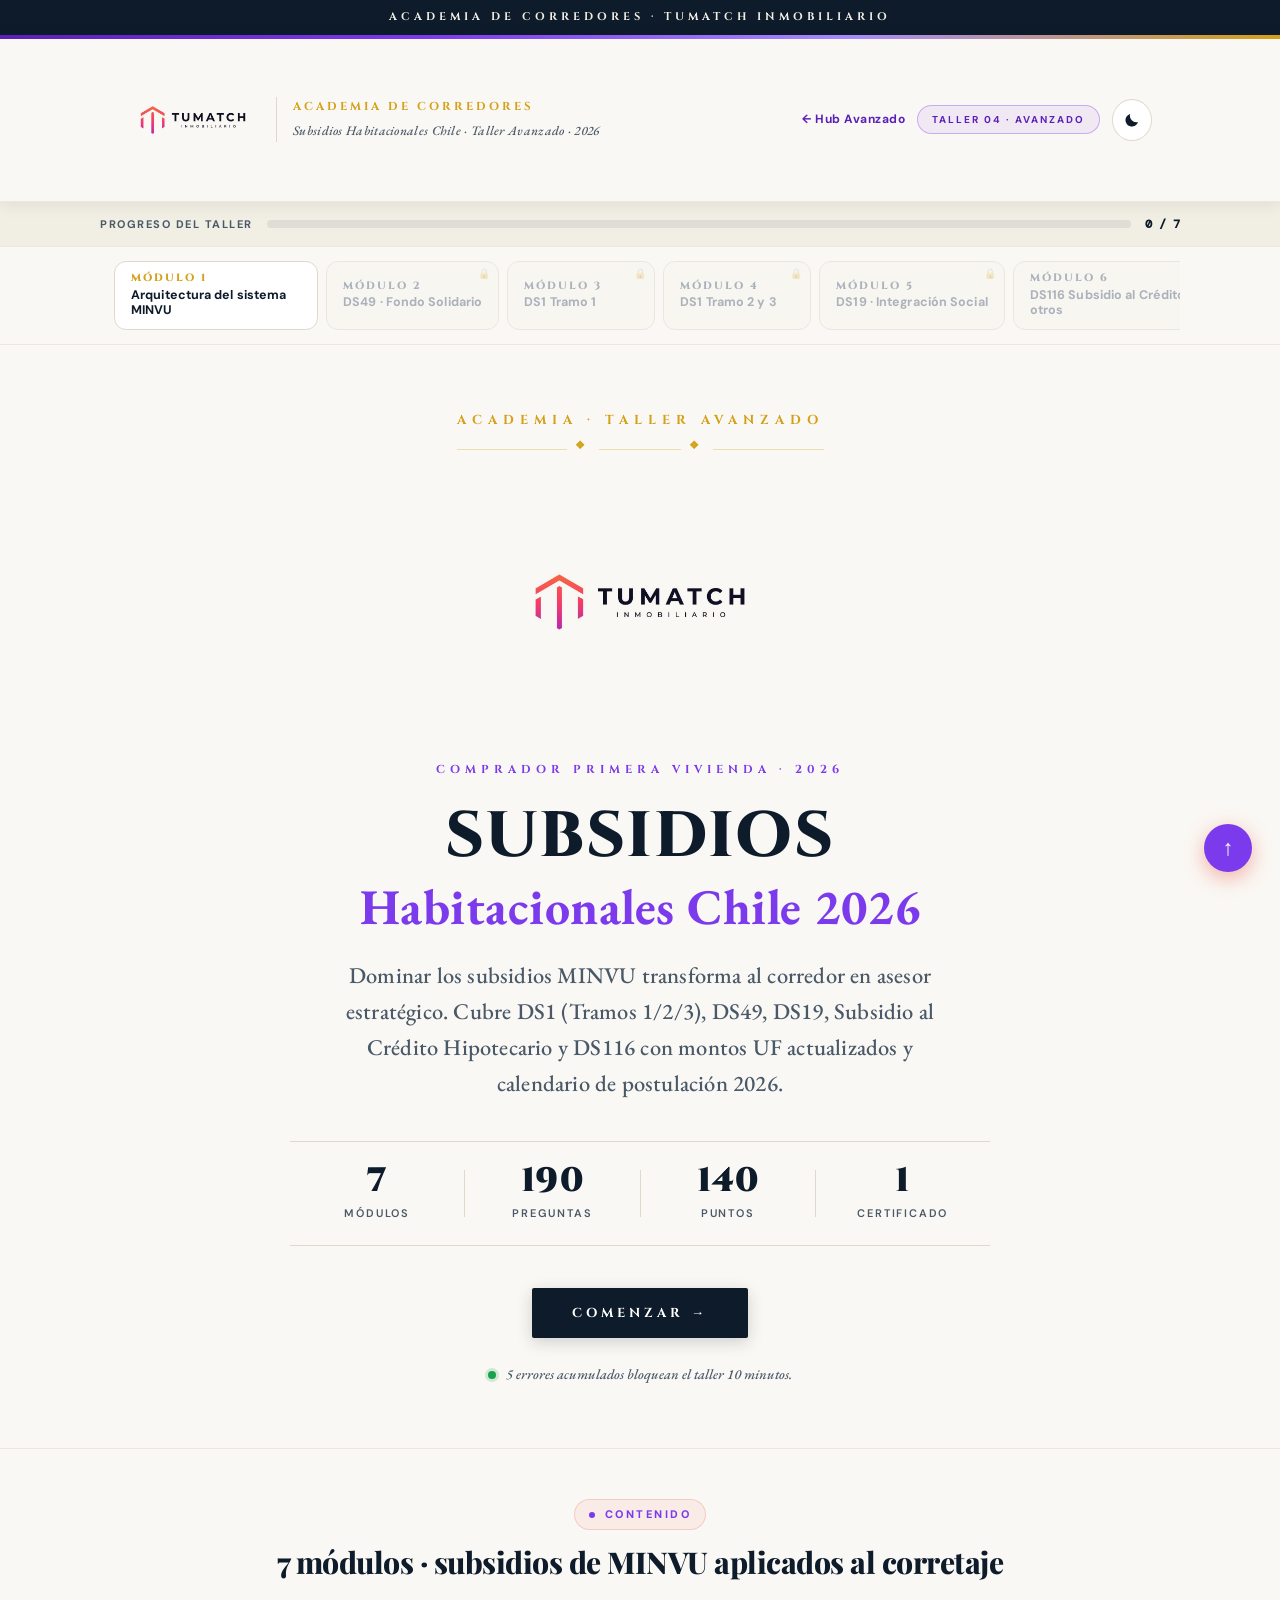
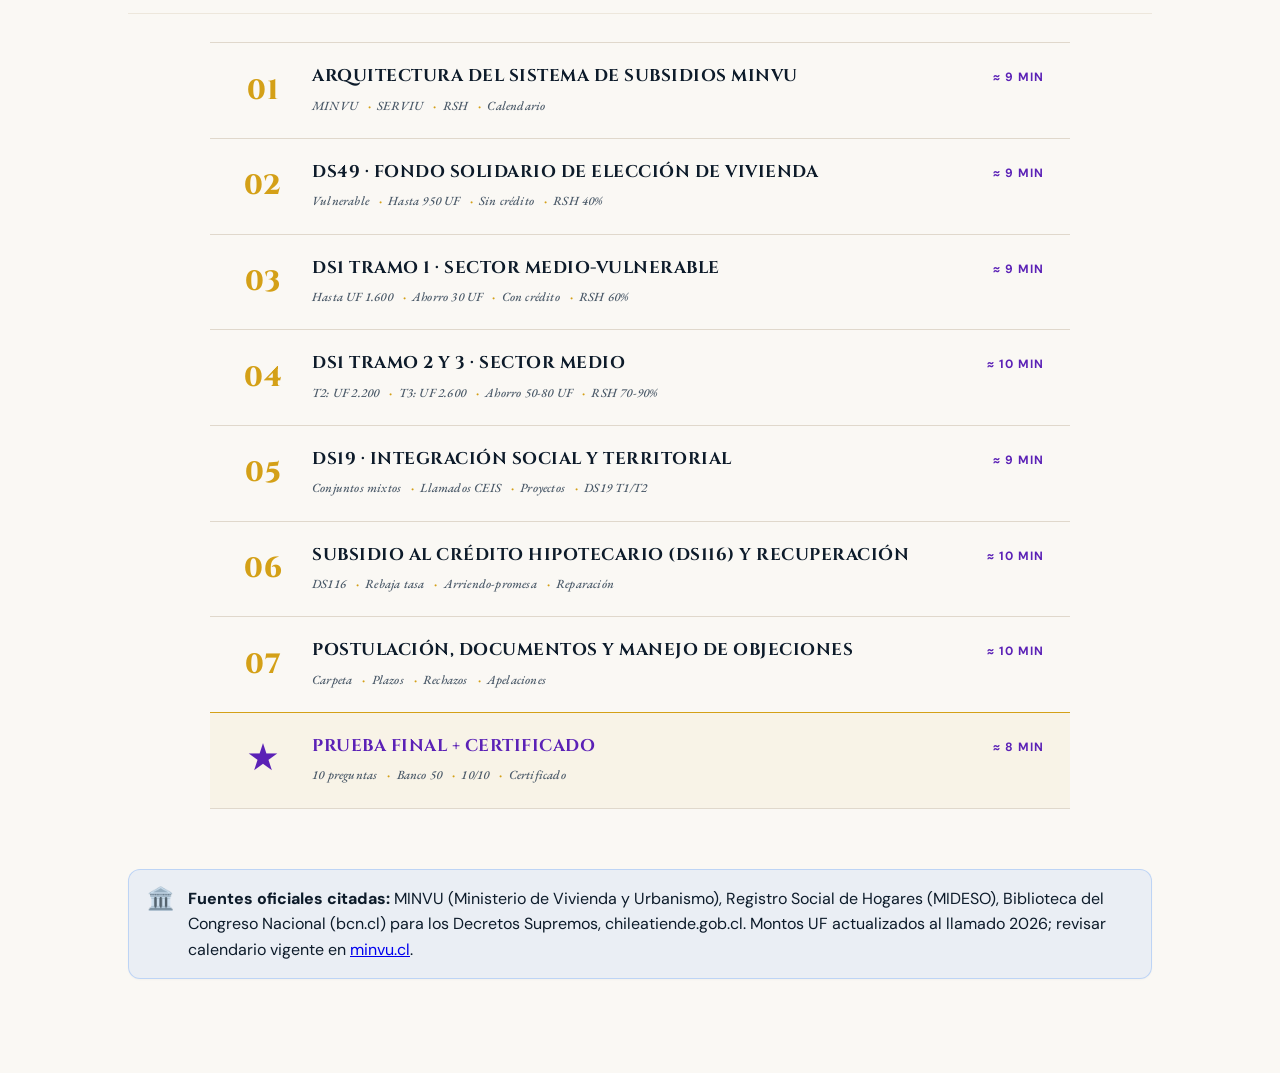
<file: subsidios-chile-2026/index.html>
<!DOCTYPE html>
<html lang="es">
<head>
<meta charset="UTF-8">
<meta name="viewport" content="width=device-width, initial-scale=1.0">
<title>TuMatch · Taller Avanzado · Subsidios Habitacionales Chile 2026</title>
<meta name="description" content="Taller avanzado TuMatch sobre subsidios habitacionales vigentes en Chile 2026: DS1 (T1/T2/T3), DS49, DS19, Subsidio al Crédito Hipotecario y Arriendo con Promesa de Compra.">
<link rel="preconnect" href="https://fonts.googleapis.com"><link rel="preconnect" href="https://fonts.gstatic.com" crossorigin>
<link href="https://fonts.googleapis.com/css2?family=Cormorant+Garamond:ital,wght@0,500;0,600;0,700;1,500;1,700&family=Cinzel:wght@500;600;700;800;900&family=EB+Garamond:ital,wght@0,400;0,500;0,600;0,700;0,800;1,400;1,600;1,700&display=swap" rel="stylesheet">
<link rel="stylesheet" href="../styles.css">
<meta name="theme-color" content="#FAF8F4" media="(prefers-color-scheme: light)">
<meta name="theme-color" content="#0E1621" media="(prefers-color-scheme: dark)">
<script>(function(){ try{ var s = localStorage.getItem('tumatch_theme'); if (s === 'dark' || s === 'light') document.documentElement.setAttribute('data-theme', s); }catch(e){} })();</script>
<style>
  :root{--coral:#7C3AED;--coralDk:#5B21B6;--pink:#8B5CF6;--mag:#A78BFA;--gold:#D4A017;--purple:#6D28D9;--teal:#0EA5A0;--orange:#7C3AED}
  .grad-stripe{background:linear-gradient(90deg,#5B21B6,#7C3AED,#A78BFA,#D4A017)!important}
  .progress-fill{background:linear-gradient(90deg,#5B21B6,#7C3AED,#A78BFA)!important}
  .taller-badge{color:#5B21B6!important;background:rgba(124,58,237,.08)!important;border-color:rgba(124,58,237,.35)!important}
  .brand-tagline-l1{color:#D4A017!important}
  .hero-eyebrow-line{color:#7C3AED!important}
  .hero-title em{color:#7C3AED!important}
  .sec-tag .dot{background:#7C3AED!important}
</style>
</head>
<body>
<div class="academy-bar"><span class="academy-bar-inner">Academia de Corredores · TuMatch Inmobiliario</span></div>
<header class="hdr"><div class="grad-stripe"></div><div class="hdr-row">
  <a class="brand-logo" href="#" onclick="TMApp.goToModule(0);return false;"><img class="brand-img" id="brandLogoImg" src="assets/tumatch_horizontal_positivo.jpg" alt="TuMatch"><div class="brand-tagline"><div class="brand-tagline-l1">Academia de Corredores</div><div class="brand-tagline-l2">Subsidios Habitacionales Chile · Taller Avanzado · 2026</div></div></a>
  <div class="hdr-actions"><a href="../" style="font-size:12px;text-decoration:none;color:#5B21B6;font-weight:700;letter-spacing:.5px">← Hub Avanzado</a><span class="taller-badge">Taller 04 · Avanzado</span><button class="theme-toggle" id="themeToggle"><svg class="tt-sun" viewBox="0 0 24 24" width="18" height="18"><circle cx="12" cy="12" r="4.5" fill="currentColor"/><g stroke="currentColor" stroke-width="1.8" stroke-linecap="round"><line x1="12" y1="2.5" x2="12" y2="5"/><line x1="12" y1="19" x2="12" y2="21.5"/><line x1="2.5" y1="12" x2="5" y2="12"/><line x1="19" y1="12" x2="21.5" y2="12"/></g></svg><svg class="tt-moon" viewBox="0 0 24 24" width="18" height="18"><path d="M20 14.5A8.5 8.5 0 0 1 9.5 4 8.5 8.5 0 1 0 20 14.5Z" fill="currentColor"/></svg></button></div>
</div></header>
<div class="progress-wrap"><div class="progress-inner"><span class="progress-label">Progreso del taller</span><div class="progress-track"><div class="progress-fill" id="progressFill" style="width:0%"></div></div><span class="progress-num" id="progressNum">0 / 7</span></div></div>
<nav class="modnav"><div class="modnav-inner" id="modnavInner"></div></nav>

<section class="module active" id="mod-0"><div class="hero-new"><div class="hero-new-inner">
  <div class="hero-academy-mark">Academia · Taller Avanzado</div>
  <img class="hero-logo" id="heroLogoImg" src="assets/tumatch_horizontal_positivo.jpg" alt="TuMatch">
  <div class="hero-eyebrow-line">Comprador Primera Vivienda · 2026</div>
  <h1 class="hero-title">Subsidios<br><em>Habitacionales Chile 2026</em></h1>
  <p class="hero-lead">Dominar los subsidios MINVU transforma al corredor en asesor estratégico. Cubre DS1 (Tramos 1/2/3), DS49, DS19, Subsidio al Crédito Hipotecario y DS116 con montos UF actualizados y calendario de postulación 2026.</p>
  <div class="hero-meta"><div class="hero-meta-item"><div class="hero-meta-num">7</div><div class="hero-meta-lbl">Módulos</div></div><div class="hero-meta-sep"></div><div class="hero-meta-item"><div class="hero-meta-num">190</div><div class="hero-meta-lbl">Preguntas</div></div><div class="hero-meta-sep"></div><div class="hero-meta-item"><div class="hero-meta-num">140</div><div class="hero-meta-lbl">Puntos</div></div><div class="hero-meta-sep"></div><div class="hero-meta-item"><div class="hero-meta-num">1</div><div class="hero-meta-lbl">Certificado</div></div></div>
  <div id="resumeBanner" class="resume-banner" style="display:none"><div class="resume-banner-icon">📖</div><div class="resume-banner-body"><div class="resume-banner-title">Avance guardado</div><div class="resume-banner-text" id="resumeBannerText">Continúa donde quedaste.</div></div><button class="btn btn-primary resume-banner-btn" id="resumeBannerBtn">Continuar →</button></div>
  <div class="hero-cta-row"><button class="hero-cta-new" onclick="TMApp.startModule(1)" id="heroStartBtn">Comenzar →</button></div>
  <div class="hero-save-hint"><span class="save-dot"></span><span>5 errores acumulados bloquean el taller 10 minutos.</span></div>
</div></div>
<div class="page"><div class="sec-header" style="text-align:center"><div class="sec-tag" style="margin-left:auto;margin-right:auto"><span class="dot"></span>Contenido</div><h2 class="sec-h2" style="margin-left:auto;margin-right:auto;max-width:760px">7 módulos · subsidios de MINVU aplicados al corretaje</h2></div>
<div class="mod-timeline">
  <div class="mod-t-item" onclick="TMApp.startModule(1)"><div class="mod-t-num">01</div><div class="mod-t-body"><div class="mod-t-head"><div class="mod-t-title">Arquitectura del sistema de subsidios MINVU</div><div class="mod-t-time">≈ 9 min</div></div><div class="mod-t-keys"><span>MINVU</span><span>SERVIU</span><span>RSH</span><span>Calendario</span></div></div></div>
  <div class="mod-t-item" onclick="TMApp.startModule(2)"><div class="mod-t-num">02</div><div class="mod-t-body"><div class="mod-t-head"><div class="mod-t-title">DS49 · Fondo Solidario de Elección de Vivienda</div><div class="mod-t-time">≈ 9 min</div></div><div class="mod-t-keys"><span>Vulnerable</span><span>Hasta 950 UF</span><span>Sin crédito</span><span>RSH 40%</span></div></div></div>
  <div class="mod-t-item" onclick="TMApp.startModule(3)"><div class="mod-t-num">03</div><div class="mod-t-body"><div class="mod-t-head"><div class="mod-t-title">DS1 Tramo 1 · Sector medio-vulnerable</div><div class="mod-t-time">≈ 9 min</div></div><div class="mod-t-keys"><span>Hasta UF 1.600</span><span>Ahorro 30 UF</span><span>Con crédito</span><span>RSH 60%</span></div></div></div>
  <div class="mod-t-item" onclick="TMApp.startModule(4)"><div class="mod-t-num">04</div><div class="mod-t-body"><div class="mod-t-head"><div class="mod-t-title">DS1 Tramo 2 y 3 · Sector medio</div><div class="mod-t-time">≈ 10 min</div></div><div class="mod-t-keys"><span>T2: UF 2.200</span><span>T3: UF 2.600</span><span>Ahorro 50-80 UF</span><span>RSH 70-90%</span></div></div></div>
  <div class="mod-t-item" onclick="TMApp.startModule(5)"><div class="mod-t-num">05</div><div class="mod-t-body"><div class="mod-t-head"><div class="mod-t-title">DS19 · Integración social y territorial</div><div class="mod-t-time">≈ 9 min</div></div><div class="mod-t-keys"><span>Conjuntos mixtos</span><span>Llamados CEIS</span><span>Proyectos</span><span>DS19 T1/T2</span></div></div></div>
  <div class="mod-t-item" onclick="TMApp.startModule(6)"><div class="mod-t-num">06</div><div class="mod-t-body"><div class="mod-t-head"><div class="mod-t-title">Subsidio al Crédito Hipotecario (DS116) y Recuperación</div><div class="mod-t-time">≈ 10 min</div></div><div class="mod-t-keys"><span>DS116</span><span>Rebaja tasa</span><span>Arriendo-promesa</span><span>Reparación</span></div></div></div>
  <div class="mod-t-item" onclick="TMApp.startModule(7)"><div class="mod-t-num">07</div><div class="mod-t-body"><div class="mod-t-head"><div class="mod-t-title">Postulación, documentos y manejo de objeciones</div><div class="mod-t-time">≈ 10 min</div></div><div class="mod-t-keys"><span>Carpeta</span><span>Plazos</span><span>Rechazos</span><span>Apelaciones</span></div></div></div>
  <div class="mod-t-item mod-t-final"><div class="mod-t-num">★</div><div class="mod-t-body"><div class="mod-t-head"><div class="mod-t-title">Prueba final + Certificado</div><div class="mod-t-time">≈ 8 min</div></div><div class="mod-t-keys"><span>10 preguntas</span><span>Banco 50</span><span>10/10</span><span>Certificado</span></div></div></div>
</div>
<div class="info-box info" style="margin-top:24px"><span class="info-icon">🏛️</span><div class="info-text"><strong>Fuentes oficiales citadas:</strong> MINVU (Ministerio de Vivienda y Urbanismo), Registro Social de Hogares (MIDESO), Biblioteca del Congreso Nacional (bcn.cl) para los Decretos Supremos, chileatiende.gob.cl. Montos UF actualizados al llamado 2026; revisar calendario vigente en <a href="https://www.minvu.cl" target="_blank" rel="noopener">minvu.cl</a>.</div></div>
</div>
</section>

<section class="module" id="mod-1"><div class="page"><div class="sec-header"><div class="sec-tag"><span class="dot"></span>Módulo 1 · Arquitectura del Sistema de Subsidios</div><h2 class="sec-h2">Cómo se organiza el subsidio habitacional chileno</h2><p class="sec-desc">El Estado chileno entrega subsidios habitacionales a través del MINVU. Los subsidios se operan territorialmente vía los SERVIU regionales. El Registro Social de Hogares (MIDESO) determina la vulnerabilidad. Los llamados se abren en fechas específicas cada año y la postulación es por ventanas acotadas.</p></div>
<div style="overflow-x:auto;margin-bottom:20px"><table class="barrio-table"><thead><tr><th>Organismo</th><th>Rol</th><th>Plataforma</th></tr></thead><tbody>
<tr><td><strong>MINVU</strong></td><td>Diseña política habitacional y decretos supremos</td><td>minvu.cl</td></tr>
<tr><td><strong>SERVIU regional</strong></td><td>Opera postulaciones, paga subsidios y supervisa construcción</td><td>serviu.cl por región</td></tr>
<tr><td><strong>MIDESO</strong></td><td>Administra RSH que define tramos de vulnerabilidad</td><td>registrosocial.gob.cl</td></tr>
<tr><td><strong>ChileAtiende</strong></td><td>Canal integrado de consulta al ciudadano</td><td>chileatiende.gob.cl</td></tr>
<tr><td><strong>Bancos / Mutuarias / Leasing</strong></td><td>Complementan subsidio con crédito o arriendo-promesa</td><td>Privado</td></tr>
</tbody></table></div>
<div class="info-box info"><span class="info-icon">📅</span><div class="info-text"><strong>Ventanas típicas 2026:</strong> DS49 llamado anual abril-junio · DS1 llamados semestrales marzo y agosto · DS19 por proyecto (sin calendario fijo). Siempre verifica el calendario oficial del año vigente en minvu.cl/postulaciones antes de orientar al cliente.</div></div>
<div id="quiz-1" class="quiz-gate"></div></div></section>

<section class="module" id="mod-2"><div class="page"><div class="sec-header"><div class="sec-tag"><span class="dot"></span>Módulo 2 · DS49 · Fondo Solidario de Elección de Vivienda</div><h2 class="sec-h2">El subsidio del 40% más vulnerable</h2><p class="sec-desc">DS49 (Decreto Supremo 49 · 2011) es el subsidio para sectores vulnerables con RSH hasta 40% más vulnerable. Financia hasta ~950 UF sin crédito hipotecario — es subsidio directo del Estado a la vivienda social. Es la ruta de cliente que sin ayuda no accedería al mercado.</p></div>
<div class="grid-2" style="gap:22px;margin-bottom:28px">
<div class="card" style="border-left:4px solid #7C3AED"><div style="font-size:12px;font-weight:800;letter-spacing:1.5px;text-transform:uppercase;color:#5B21B6;margin-bottom:16px">Requisitos DS49 (2026)</div><ul class="checklist">
<li><strong>RSH:</strong> hasta 40% más vulnerable (tramos 0-40%)</li>
<li><strong>Ahorro mínimo:</strong> 10 UF en cuenta vivienda</li>
<li><strong>No tener otra vivienda</strong> inscrita a nombre del postulante</li>
<li><strong>No haber recibido antes</strong> subsidio habitacional</li>
<li>Chileno, extranjero con residencia definitiva o permiso permanente</li>
<li>Mayor de 18 años con CI vigente</li>
</ul></div>
<div class="card" style="border-left:4px solid #D4A017"><div style="font-size:12px;font-weight:800;letter-spacing:1.5px;text-transform:uppercase;color:#92400E;margin-bottom:16px">Montos DS49 · referencias 2026</div><ul class="checklist">
<li>Monto subsidio varía por región y tipo propiedad (nueva / usada / construida en sitio propio)</li>
<li>Urbana RM: hasta <strong>~950 UF</strong> (monto depende llamado)</li>
<li>Rural / extremas: montos más altos por ruralidad o aislamiento</li>
<li><strong>No combina con crédito hipotecario</strong> — es pago directo al SERVIU</li>
<li>Vivienda debe inscribirse a nombre del subsidiado con prohibición 5 años</li>
</ul></div></div>
<div class="info-box warn"><span class="info-icon">⚠️</span><div class="info-text"><strong>Rol del corredor en DS49:</strong> este cliente compra vivienda social o construcción en sitio propio, no propiedad de mercado libre. El corredor acompaña el proceso pero rara vez genera comisión directa por esta operación — su valor es asesoría al cliente y derivación a otras oportunidades.</div></div>
<div id="quiz-2" class="quiz-gate"></div></div></section>

<section class="module" id="mod-3"><div class="page"><div class="sec-header"><div class="sec-tag"><span class="dot"></span>Módulo 3 · DS1 Tramo 1 · Sector medio-vulnerable</div><h2 class="sec-h2">El subsidio del primer comprador del sector medio-bajo</h2><p class="sec-desc">DS1 (Decreto Supremo 1 · 2011) es el subsidio de mayor volumen para primera vivienda sector medio. Tramo 1 atiende al sector medio-vulnerable, con RSH hasta 60% y combinación obligatoria con crédito hipotecario.</p></div>
<div style="overflow-x:auto;margin-bottom:20px"><table class="barrio-table"><thead><tr><th>Concepto</th><th>DS1 Tramo 1 (2026 referencial)</th></tr></thead><tbody>
<tr><td>RSH máximo</td><td>60% más vulnerable</td></tr>
<tr><td>Ahorro mínimo</td><td>30 UF</td></tr>
<tr><td>Precio vivienda máximo</td><td>hasta <strong>UF 1.600</strong></td></tr>
<tr><td>Monto subsidio</td><td>~UF 500 a 700 (variable)</td></tr>
<tr><td>Financiamiento</td><td>Subsidio + ahorro + crédito hipotecario obligatorio</td></tr>
<tr><td>Exención impuesto timbres</td><td>Aplica parcial</td></tr>
<tr><td>Prohibición de venta</td><td>5 años desde inscripción</td></tr>
</tbody></table></div>
<div class="info-box info"><span class="info-icon">🧮</span><div class="info-text"><strong>Cálculo típico DS1 T1:</strong> vivienda UF 1.400 = subsidio UF 600 + ahorro UF 50 + crédito UF 750. Dividendo mensual a 25 años 5%: ~UF 4,4/mes ≈ $171.000. Carga 25% exige renta ≥ $684.000 → probable empleado formal con 1+ año de antigüedad.</div></div>
<div id="quiz-3" class="quiz-gate"></div></div></section>

<section class="module" id="mod-4"><div class="page"><div class="sec-header"><div class="sec-tag"><span class="dot"></span>Módulo 4 · DS1 Tramo 2 y Tramo 3 · Sector medio</div><h2 class="sec-h2">La ruta mayoritaria del primer comprador del sector medio</h2><p class="sec-desc">DS1 T2 y T3 son los subsidios más usados por el primer comprador de empleo formal. Cubren propiedades de mayor valor con menor subsidio pero mayor capacidad crediticia. Es el perfil principal del joven profesional y la pareja consolidando.</p></div>
<div style="overflow-x:auto;margin-bottom:20px"><table class="barrio-table"><thead><tr><th>Concepto</th><th>DS1 T2</th><th>DS1 T3</th></tr></thead><tbody>
<tr><td>RSH máximo</td><td>hasta 70% vulnerable</td><td>hasta 90% vulnerable</td></tr>
<tr><td>Ahorro mínimo</td><td>50 UF</td><td>80 UF</td></tr>
<tr><td>Precio vivienda máximo</td><td><strong>UF 2.200</strong></td><td><strong>UF 2.600</strong></td></tr>
<tr><td>Monto subsidio</td><td>~UF 300-500</td><td>~UF 200-350</td></tr>
<tr><td>Compatible con leasing</td><td>Sí (Tanner, Caja Los Andes)</td><td>Sí (Tanner, Caja Los Andes)</td></tr>
<tr><td>Sub-urbano</td><td>Sí</td><td>Sí</td></tr>
</tbody></table></div>
<div class="info-box warn"><span class="info-icon">⚠️</span><div class="info-text"><strong>Subsidio y prohibición de venta:</strong> DS1 T1/T2/T3 genera prohibición de venta por 5 años contados desde la inscripción de la vivienda a nombre del subsidiado. Vender antes requiere autorización SERVIU y devolver el subsidio actualizado. Es cláusula que el corredor debe explicar claramente.</div></div>
<div id="quiz-4" class="quiz-gate"></div></div></section>

<section class="module" id="mod-5"><div class="page"><div class="sec-header"><div class="sec-tag"><span class="dot"></span>Módulo 5 · DS19 · Integración Social y Territorial</div><h2 class="sec-h2">Proyectos mixtos en zonas de alta demanda</h2><p class="sec-desc">DS19 (Decreto Supremo 19 · 2016) creó el Programa de Integración Social y Territorial. Se aplica a proyectos inmobiliarios aprobados como DS19 por MINVU que mezclan viviendas subsidiadas y de mercado. El comprador postula al proyecto específico, no al subsidio genérico.</p></div>
<div class="grid-2" style="gap:22px;margin-bottom:22px">
<div class="card" style="border-left:4px solid #7C3AED"><div style="font-size:12px;font-weight:800;letter-spacing:1.5px;text-transform:uppercase;color:#5B21B6;margin-bottom:16px">Cómo opera</div><ul class="checklist">
<li>Inmobiliarias postulan <strong>proyecto completo</strong> a MINVU</li>
<li>MINVU lo califica como DS19 si cumple mezcla social (50% con subsidio + 50% libre típico)</li>
<li>Postulantes con subsidio DS1 compran las unidades reservadas</li>
<li>Mercado libre compra las otras unidades sin subsidio</li>
<li>Beneficia al inmobiliario con incentivos MINVU (aporte al proyecto)</li>
</ul></div>
<div class="card" style="border-left:4px solid #D4A017"><div style="font-size:12px;font-weight:800;letter-spacing:1.5px;text-transform:uppercase;color:#92400E;margin-bottom:16px">Rol del corredor</div><ul class="checklist">
<li>Identifica proyectos DS19 vigentes en su zona (consulta SERVIU y portales)</li>
<li>Perfila clientes con subsidio y postula al proyecto específico</li>
<li>Acompaña trámites adicionales de calificación MINVU del comprador</li>
<li>Puede trabajar tanto el lado subsidiado como el de mercado libre</li>
</ul></div></div>
<div id="quiz-5" class="quiz-gate"></div></div></section>

<section class="module" id="mod-6"><div class="page"><div class="sec-header"><div class="sec-tag"><span class="dot"></span>Módulo 6 · Subsidio al Crédito Hipotecario (DS116) y otros</div><h2 class="sec-h2">Complemento al crédito bancario: rebaja de tasa</h2><p class="sec-desc">DS116 es un subsidio que rebaja la tasa del crédito hipotecario del comprador, complementando DS1. Se aplica vía banco adherido (habitualmente BancoEstado) durante los primeros años del crédito. También existen Arriendo con Promesa de Compra y Subsidio de Reparación.</p></div>
<div style="overflow-x:auto;margin-bottom:20px"><table class="barrio-table"><thead><tr><th>Instrumento</th><th>Qué hace</th><th>Cuándo aplica</th></tr></thead><tbody>
<tr><td><strong>DS116 · Subsidio al Crédito Hipotecario</strong></td><td>Rebaja tasa del crédito en 0,61-1,16 pp durante los primeros años</td><td>Complemento al DS1; contratado al solicitar crédito con banco adherido</td></tr>
<tr><td><strong>Arriendo con Promesa de Compra (subsidio)</strong></td><td>Financia arriendo-promesa con leasing habitacional</td><td>DS1 T2/T3 con sociedad leasing (Tanner, Caja Los Andes)</td></tr>
<tr><td><strong>Subsidio de Reparación</strong></td><td>Financia ampliación, mejoramiento o reparación de vivienda existente</td><td>Propietarios que ya tienen vivienda y la quieren mejorar</td></tr>
<tr><td><strong>Subsidio de Arriendo DS52</strong></td><td>Apoyo al arriendo (no a la compra) por 5-8 años</td><td>Familias vulnerables que aún no pueden comprar</td></tr>
<tr><td><strong>Protege a la Clase Media</strong></td><td>Línea específica para familias con ingresos del tramo medio que no califican a DS1 estricto</td><td>Programas 2023-2026 del MINVU</td></tr>
</tbody></table></div>
<div id="quiz-6" class="quiz-gate"></div></div></section>

<section class="module" id="mod-7"><div class="page"><div class="sec-header"><div class="sec-tag"><span class="dot"></span>Módulo 7 · Postulación, Documentos y Manejo de Objeciones</div><h2 class="sec-h2">Cómo acompañas al cliente en el trámite real</h2><p class="sec-desc">El corredor profesional acompaña al cliente durante la postulación, revisa la carpeta y gestiona eventuales rechazos o apelaciones. Esta es la dimensión operativa que transforma al corredor en aliado del cliente y diferencia al asesor del mediador.</p></div>
<div class="grid-2" style="gap:22px;margin-bottom:22px">
<div class="card" style="border-left:4px solid #7C3AED"><div style="font-size:12px;font-weight:800;letter-spacing:1.5px;text-transform:uppercase;color:#5B21B6;margin-bottom:16px">Checklist de postulación DS1</div><ul class="checklist">
<li>Cédula identidad vigente</li>
<li>Certificado RSH actualizado (registrosocial.gob.cl)</li>
<li>Certificado ahorro mínimo en cuenta vivienda (BancoEstado, cooperativas)</li>
<li>Declaración jurada de no tener vivienda propia</li>
<li>Certificado dominio vigente CBR (negativo propiedad)</li>
<li>Certificado de matrimonio/conviviente (si aplica)</li>
<li>Liquidaciones de sueldo últimas 3 meses (si aplica)</li>
<li>Pre-aprobación bancaria (para validar capacidad crédito complementario)</li>
</ul></div>
<div class="card" style="border-left:4px solid #D4A017"><div style="font-size:12px;font-weight:800;letter-spacing:1.5px;text-transform:uppercase;color:#92400E;margin-bottom:16px">Plazos y apelaciones</div><ul class="checklist">
<li><strong>Postulación:</strong> ventana de 10-30 días hábiles desde apertura llamado</li>
<li><strong>Evaluación MINVU:</strong> 2-4 meses desde cierre postulación</li>
<li><strong>Publicación de resultados:</strong> nómina de seleccionados en SERVIU y minvu.cl</li>
<li><strong>Vigencia del subsidio:</strong> 21 meses desde el certificado para comprar propiedad</li>
<li><strong>Apelación:</strong> si te rechazan, puedes apelar en plazo y postular en siguiente llamado</li>
<li><strong>Prórroga:</strong> vigencia del subsidio puede prorrogarse previa solicitud justificada a SERVIU</li>
</ul></div></div>
<div class="info-box info"><span class="info-icon">💬</span><div class="info-text"><strong>Objeciones frecuentes del cliente:</strong>
<br>• <em>"No voy a ganar"</em> → "La postulación no tiene costo y dura 20 min. Es riesgo cero con alto upside."
<br>• <em>"El trámite es complicado"</em> → "Yo te acompaño con checklist claro. 90 min totales de gestión."
<br>• <em>"Y si no me dan el subsidio?"</em> → "Postulas siguiente llamado. O vamos directo a leasing sin subsidio. Siempre tenemos plan B."</div></div>
<div id="quiz-7" class="quiz-gate"></div></div></section>

<section class="module" id="mod-final"><div class="page"><div class="final-test-intro"><h2>Prueba final · 10 preguntas</h2><p>Dominio de subsidios MINVU. 10/10 para aprobar. Preguntas rotan banco de 50.</p><div class="test-stats"><div class="test-stat"><div class="num">10</div><div class="lbl">Mostradas</div></div><div class="test-stat"><div class="num">50</div><div class="lbl">Banco</div></div><div class="test-stat"><div class="num">10/10</div><div class="lbl">Aprobar</div></div></div></div><div id="final-quiz"></div></div></section>

<section class="module" id="mod-done"><div class="page"><div class="sec-header" style="text-align:center"><div class="sec-tag" style="margin-left:auto;margin-right:auto"><span class="dot"></span>Conclusión</div><h2 class="sec-h2" style="margin-left:auto;margin-right:auto;max-width:700px">Dominas el sistema de subsidios 2026</h2></div>
<div class="cert-section" style="margin-top:50px"><div class="sec-header"><div class="sec-tag"><span class="dot"></span>Certificado</div><h2 class="sec-h2">Descarga tu certificado</h2></div>
<div class="cert-name-form"><label for="tmCertNameInput">Nombre completo del corredor:</label><input type="text" id="tmCertNameInput" placeholder="Ej: María José Pérez González" maxlength="60" oninput="TMApp.updateCertName(this.value)" autocomplete="name"></div>
<div class="tm-cert" id="tmCert"><div class="tm-cert-border"><div class="tm-cert-corner tl"></div><div class="tm-cert-corner tr"></div><div class="tm-cert-corner bl"></div><div class="tm-cert-corner br"></div>
  <div class="tm-cert-logo-block"><img class="tm-cert-logo-img" src="assets/tumatch_horizontal_positivo.jpg" alt="TuMatch"></div>
  <div class="tm-cert-eyebrow">Certificado Oficial de Reconocimiento</div>
  <h1 class="tm-cert-title">Subsidios Habitacionales Chile 2026<br><em>Taller Avanzado · Comprador Primera Vivienda</em></h1>
  <div class="tm-cert-divider"></div>
  <div class="tm-cert-subtitle">Taller Avanzado 04 · Academia TuMatch · 2026</div>
  <p class="tm-cert-intro">Se otorga el presente reconocimiento a</p>
  <div class="tm-cert-name" id="tmCertName">_______________________________</div>
  <p class="tm-cert-body">Por haber completado satisfactoriamente los siete módulos del taller avanzado sobre subsidios habitacionales vigentes en Chile 2026, demostrando dominio del sistema MINVU/SERVIU, DS49, DS1 (Tramos 1/2/3), DS19, DS116 Subsidio al Crédito Hipotecario, Arriendo con Promesa, postulación con RSH y acompañamiento del primera vivienda.</p>
  <div class="tm-cert-modules-block"><div class="tm-cert-modules-title">Módulos aprobados</div><ol class="tm-cert-modules" id="tmCertModules"></ol><div class="tm-cert-final-badge"><span class="badge-label">Calificación final</span><span class="badge-score">10<span class="badge-slash">/</span>10</span><span class="badge-sub">Aprobada</span></div></div>
  <div class="tm-cert-footer"><div class="tm-cert-date" id="tmCertDate">Santiago, —</div><div class="tm-cert-seal"><div class="tm-cert-seal-mark"><img src="assets/tumatch_simbolo_positivo.jpg" alt="TuMatch"></div><div class="tm-cert-seal-label">Sello de<br>reconocimiento</div></div><div class="tm-cert-sign"><div class="tm-cert-stamp"><svg viewBox="0 0 240 240" class="tm-cert-stamp-svg"><defs><path id="tmAT4" d="M 34,120 A 86,86 0 0 1 206,120" fill="none"/><path id="tmAB4" d="M 38,120 A 82,82 0 0 0 202,120" fill="none"/></defs><circle cx="120" cy="120" r="114" fill="none" stroke="#0D1B2A" stroke-width="4"/><circle cx="120" cy="120" r="108" fill="none" stroke="#D4A017" stroke-width="0.8"/><circle cx="120" cy="120" r="100" fill="none" stroke="#7C3AED" stroke-width="2.2"/><text font-family="Cinzel" font-size="12" font-weight="800" letter-spacing="4.5" fill="#0D1B2A"><textPath href="#tmAT4" startOffset="50%" text-anchor="middle">TUMATCH · INMOBILIARIO</textPath></text><text font-family="Cinzel" font-size="9" font-weight="700" letter-spacing="5" fill="#5B21B6"><textPath href="#tmAB4" startOffset="50%" text-anchor="middle">SUBSIDIOS · 2026</textPath></text><text x="120" y="108" font-family="Cinzel" font-size="12" font-weight="700" letter-spacing="3.5" text-anchor="middle" fill="#0D1B2A">APROBADO</text><text x="120" y="140" font-family="Cinzel" font-size="28" font-weight="900" letter-spacing="3" text-anchor="middle" fill="#7C3AED">10/10</text><text x="120" y="168" font-family="EB Garamond" font-style="italic" font-weight="600" font-size="13" text-anchor="middle" fill="#0D1B2A">corredor certificado</text></svg></div><div class="tm-cert-sign-line"></div><div class="tm-cert-sign-name">Dirección de Taller</div><div class="tm-cert-sign-role">TuMatch Inmobiliario</div></div></div>
</div></div>
<div class="tm-cert-actions"><button class="btn btn-primary" onclick="TMApp.printCertificate()">🖨️ Imprimir</button><button class="btn btn-success" onclick="TMApp.downloadCertificate(this)">⬇️ Descargar PNG</button></div>
</div>
<div style="margin-top:60px"><div class="sec-header"><div class="sec-tag"><span class="dot"></span>Reglas de oro</div><h2 class="sec-h2">10 reglas del subsidio habitacional</h2></div><div id="gold-rules" style="display:grid;grid-template-columns:1fr 1fr;gap:18px"></div></div>
<div class="crm-msg"><span style="font-size:56px;display:block;margin-bottom:12px">🏛️</span><h3>Aplica hoy</h3><p>Verifica el calendario MINVU 2026 en <strong>minvu.cl/postulaciones</strong>. Perfila en CRM los clientes RSH y agenda ventanas de postulación.</p>
<div style="margin-top:26px;display:flex;gap:10px;flex-wrap:wrap;justify-content:center"><a href="https://www.minvu.cl" target="_blank" rel="noopener" class="btn btn-light">🏛️ MINVU</a><a href="../" class="btn btn-light">🎓 Otros talleres</a><button class="btn btn-light" onclick="TMApp.restart()">↻ Reiniciar</button></div></div>
</div></section>

<button class="back-top" onclick="window.scrollTo({top:0,behavior:'smooth'})">↑</button>
<script src="../app-core.js"></script>
<script src="quiz-data.js"></script>
<script src="app.js"></script>
</body></html>
</file>
<file: styles.css>
@import url('https://fonts.googleapis.com/css2?family=Playfair+Display:ital,wght@0,700;0,800;1,700&family=DM+Sans:wght@300;400;500;600;700&family=DM+Mono:wght@400;500&display=swap');

:root{
  /* Brand — nunca cambia entre temas */
  --brand-navy:#0D1B2A;
  --brand-cream:#FAF8F4;
  --navy:#0D1B2A;
  --navyLt:#152335;
  --navyCard:#1C2F44;
  --coral:#E85D4A;
  --coralDk:#C94432;
  --pink:#E8307A;
  --mag:#C42D8E;
  --purple:#8B2FC9;
  --teal:#0EA5A0;
  --gold:#D4A017;
  --white:#FFFFFF;
  --off:#F6F5F0;
  --warm:#FAF8F4;
  --slate:#4A5968;
  --slateLt:#6B7A8D;
  --light:#B8C5D0;
  --border:#E0D8CC;
  --borderSoft:#EDE7DC;
  --green:#16A34A;
  --greenDk:#15803D;
  --orange:#EA580C;
  --red:#DC2626;
  /* Tokens semánticos de UI (light) */
  --ui-bg:#FAF8F4;
  --ui-surface:#FFFFFF;
  --ui-surface-soft:#F6F5F0;
  --ui-surface-tint:#F1EEE4;
  --ui-text:#0D1B2A;
  --ui-text-soft:#4A5968;
  --ui-text-muted:#6B7A8D;
  --ui-border:#E0D8CC;
  --ui-border-soft:#EDE7DC;
  color-scheme:light;
}
[data-theme="dark"]{
  --ui-bg:#0E1621;
  --ui-surface:#17202E;
  --ui-surface-soft:#141C27;
  --ui-surface-tint:#1C2838;
  --ui-text:#ECECF2;
  --ui-text-soft:#AFBDCE;
  --ui-text-muted:#8B98AB;
  --ui-border:#2A3548;
  --ui-border-soft:#1F2A3B;
  color-scheme:dark;
}
@media (prefers-color-scheme:dark){
  :root:not([data-theme="light"]){
    --ui-bg:#0E1621;
    --ui-surface:#17202E;
    --ui-surface-soft:#141C27;
    --ui-surface-tint:#1C2838;
    --ui-text:#ECECF2;
    --ui-text-soft:#AFBDCE;
    --ui-text-muted:#8B98AB;
    --ui-border:#2A3548;
    --ui-border-soft:#1F2A3B;
    color-scheme:dark;
  }
}

*,*::before,*::after{box-sizing:border-box;margin:0;padding:0}
html{scroll-behavior:smooth}
body{font-family:'DM Sans',sans-serif;background:var(--ui-bg);color:var(--ui-text);line-height:1.65;min-height:100vh;transition:background .25s ease,color .25s ease}

/* ============== ACADEMY BAR (banda superior) ============== */
.academy-bar{background:var(--navy);color:var(--white);text-align:center;padding:8px 20px;font-family:'Cinzel',serif;font-size:11px;font-weight:700;letter-spacing:4px;text-transform:uppercase}
.academy-bar-inner{display:inline-block;color:#F1EEE4}
@media(max-width:700px){.academy-bar{font-size:9.5px;letter-spacing:2.5px;padding:7px 14px}}

/* ============== HEADER (tema claro, igual al certificado) ============== */
.hdr{background:var(--warm);position:sticky;top:0;z-index:100;box-shadow:0 2px 16px rgba(13,27,42,.08);border-bottom:1px solid var(--borderSoft)}
.grad-stripe{height:4px;background:linear-gradient(90deg,var(--coral),var(--pink),var(--mag),var(--purple))}
.hdr-row{max-width:1080px;margin:0 auto;padding:16px 28px;display:flex;align-items:center;justify-content:space-between;gap:16px;flex-wrap:wrap}
.brand-logo{display:inline-flex;align-items:center;gap:18px;text-decoration:none;transition:opacity .15s}
.brand-logo:hover{opacity:.85}
.brand-tagline{display:flex;flex-direction:column;gap:3px;padding-left:16px;border-left:1.5px solid var(--border)}
.brand-tagline-l1{font-family:'Cinzel',serif;font-size:11.5px;font-weight:700;letter-spacing:3px;text-transform:uppercase;color:var(--gold)}
.brand-tagline-l2{font-family:'EB Garamond',serif;font-size:13px;font-style:italic;color:var(--slate);font-weight:500;letter-spacing:.3px}
@media(max-width:820px){.brand-tagline{display:none}}
.brand-img{height:130px;width:auto;display:block;object-fit:contain;mix-blend-mode:multiply}
@media(max-width:700px){.brand-img{height:78px}}
.taller-badge{font-size:10px;font-weight:700;letter-spacing:2px;text-transform:uppercase;color:var(--coralDk);background:rgba(232,93,74,.08);border:1.5px solid rgba(232,93,74,.35);border-radius:20px;padding:5px 14px}

/* ============== PROGRESS BAR ============== */
.progress-wrap{background:#F1EEE4;padding:12px 28px;border-bottom:1px solid var(--borderSoft)}
.progress-inner{max-width:1080px;margin:0 auto;display:flex;align-items:center;gap:14px;flex-wrap:wrap}
.progress-label{font-size:11px;font-weight:700;letter-spacing:1.5px;text-transform:uppercase;color:var(--slate);white-space:nowrap}
.progress-track{flex:1;min-width:200px;height:8px;background:rgba(13,27,42,.08);border-radius:20px;overflow:hidden;position:relative}
.progress-fill{height:100%;background:linear-gradient(90deg,var(--coral),var(--pink),var(--mag));border-radius:20px;transition:width .5s cubic-bezier(.22,.61,.36,1)}
.progress-num{font-family:'DM Mono',monospace;font-size:12px;font-weight:700;color:var(--navy);white-space:nowrap}

/* ============== MODULE NAV ============== */
.modnav{background:var(--warm);padding:0 28px;overflow-x:auto;border-bottom:1px solid var(--borderSoft)}
.modnav-inner{max-width:1080px;margin:0 auto;display:flex;gap:4px;padding:10px 0;white-space:nowrap}
.modnav-btn{padding:8px 16px;border-radius:8px;border:1px solid transparent;background:transparent;font-family:'DM Sans',sans-serif;font-size:12px;font-weight:600;color:var(--slate);cursor:pointer;transition:all .15s;flex-shrink:0;display:inline-flex;align-items:center;gap:7px;position:relative}
.modnav-btn .mod-n{font-family:'DM Mono',monospace;font-size:10px;opacity:.7}
.modnav-btn:hover:not(.locked){color:var(--navy);background:rgba(13,27,42,.05)}
.modnav-btn.active{color:var(--coralDk);background:rgba(232,93,74,.1);border-color:rgba(232,93,74,.35)}
.modnav-btn.locked{color:rgba(74,89,104,.4);cursor:not-allowed}
.modnav-btn.locked::after{content:'🔒';font-size:10px;margin-left:2px}
.modnav-btn.done{color:var(--greenDk)}
.modnav-btn.done::after{content:'✓';font-size:11px;margin-left:2px;color:var(--green)}

/* ============== MODULE SECTIONS ============== */
.module{display:none;animation:fadeIn .35s ease}
.module.active{display:block}
@keyframes fadeIn{from{opacity:0;transform:translateY(8px)}to{opacity:1;transform:translateY(0)}}

.page{max-width:1080px;margin:0 auto;padding:50px 28px 80px}

/* ============== HERO INTRO (legacy) ============== */
.hero{background:var(--warm);padding:60px 28px 70px;text-align:center;position:relative;color:var(--navy)}
.hero-inner{max-width:760px;margin:0 auto;position:relative;z-index:2}
.hero-eyebrow{display:inline-block;font-size:11px;font-weight:700;letter-spacing:3px;text-transform:uppercase;color:var(--coralDk);margin-bottom:24px}
.hero h1{font-family:'Cinzel',serif;font-size:clamp(30px,5vw,52px);line-height:1.12;margin-bottom:20px;font-weight:800;text-transform:uppercase;letter-spacing:1.5px}
.hero h1 em{color:var(--coralDk);font-style:normal;font-family:'EB Garamond',serif;text-transform:none;font-weight:700}
.hero-desc{font-size:17px;color:var(--slate);max-width:620px;margin:0 auto 36px;line-height:1.75;font-family:'EB Garamond',serif;font-weight:500}
.hero-pills{display:none}
.hero-cta{display:inline-flex;align-items:center;gap:10px;background:var(--navy);color:var(--white);border:none;border-radius:2px;padding:14px 36px;font-family:'Cinzel',serif;font-size:13px;font-weight:700;letter-spacing:3px;text-transform:uppercase;cursor:pointer;transition:all .2s}
.hero-cta:hover{background:var(--coralDk);transform:translateY(-1px)}

/* ============== HERO NEW (minimalista, tema claro) ============== */
.hero-new{background:var(--warm);padding:60px 28px 60px;text-align:center;position:relative;color:var(--navy);border-bottom:1px solid var(--borderSoft)}
.hero-new-inner{max-width:860px;margin:0 auto}
.hero-academy-mark{font-family:'Cinzel',serif;font-size:13px;font-weight:700;letter-spacing:6px;text-transform:uppercase;color:var(--gold);margin-bottom:22px;padding-bottom:18px;border-bottom:1px solid rgba(212,160,23,.3);display:inline-block;min-width:260px;position:relative}
.hero-academy-mark::before,.hero-academy-mark::after{content:'❖';position:absolute;bottom:-7px;color:var(--gold);font-size:11px;background:var(--warm);padding:0 8px}
.hero-academy-mark::before{left:30%}
.hero-academy-mark::after{right:30%}
.hero-cta-row{display:flex;justify-content:center;gap:14px;flex-wrap:wrap;margin-bottom:22px}
.hero-save-hint{display:inline-flex;align-items:center;gap:10px;margin:0 auto;font-family:'EB Garamond',serif;font-size:14px;color:var(--slate);font-style:italic;max-width:520px;line-height:1.5;font-weight:500}
.save-dot{width:8px;height:8px;border-radius:50%;background:var(--green);box-shadow:0 0 0 3px rgba(22,163,74,.18);flex-shrink:0;animation:savePulse 2.4s ease-in-out infinite}
@keyframes savePulse{0%,100%{box-shadow:0 0 0 3px rgba(22,163,74,.18)}50%{box-shadow:0 0 0 6px rgba(22,163,74,.08)}}

/* ============== RESUME BANNER ============== */
.resume-banner{display:flex;align-items:center;gap:18px;background:linear-gradient(135deg,#FEF9F5,#FFFFFF);border:1.5px solid var(--coral);border-radius:14px;padding:18px 22px;max-width:640px;margin:0 auto 24px;text-align:left;box-shadow:0 4px 18px rgba(232,93,74,.12)}
.resume-banner-icon{font-size:32px;flex-shrink:0}
.resume-banner-body{flex:1;min-width:0}
.resume-banner-title{font-family:'Cinzel',serif;font-size:13px;font-weight:700;letter-spacing:2px;text-transform:uppercase;color:var(--coralDk);margin-bottom:4px}
.resume-banner-text{font-family:'EB Garamond',serif;font-size:15.5px;color:var(--navy);line-height:1.5;font-weight:500}
.resume-banner-btn{flex-shrink:0;white-space:nowrap}
@media(max-width:600px){.resume-banner{flex-direction:column;text-align:center}.resume-banner-btn{width:100%;justify-content:center}}
.hero-logo{height:260px;width:auto;max-width:100%;display:block;margin:0 auto 28px;mix-blend-mode:multiply;object-fit:contain}
@media(max-width:700px){.hero-logo{height:170px;margin-bottom:20px}}
.hero-eyebrow-line{font-family:'Cinzel',serif;font-size:11.5px;font-weight:700;letter-spacing:5px;text-transform:uppercase;color:var(--gold);margin-bottom:22px}
.hero-title{font-family:'Cinzel',serif;font-size:clamp(32px,5.2vw,56px);line-height:1.1;margin-bottom:22px;font-weight:800;color:var(--navy);letter-spacing:2px;text-transform:uppercase}
.hero-title em{color:var(--coralDk);font-style:normal;font-family:'EB Garamond',serif;font-weight:700;letter-spacing:.5px;text-transform:none;display:block;margin-top:8px;font-size:.78em}
.hero-lead{font-family:'EB Garamond',serif;font-size:20px;color:var(--slate);max-width:640px;margin:0 auto 40px;line-height:1.65;font-weight:500;letter-spacing:.2px}

.hero-meta{display:flex;justify-content:center;align-items:stretch;gap:0;flex-wrap:wrap;max-width:700px;margin:0 auto 42px;padding:22px 0;border-top:1px solid var(--border);border-bottom:1px solid var(--border)}
.hero-meta-item{flex:1;min-width:120px;padding:0 18px;text-align:center}
.hero-meta-num{font-family:'Cinzel',serif;font-size:34px;font-weight:900;color:var(--navy);line-height:1;margin-bottom:6px;letter-spacing:1px}
.hero-meta-num .u{font-size:.55em;color:var(--coralDk);font-weight:700;margin-left:2px}
.hero-meta-lbl{font-family:'DM Sans',sans-serif;font-size:11px;font-weight:600;letter-spacing:1.8px;text-transform:uppercase;color:var(--slate)}
.hero-meta-sep{width:1px;background:var(--border);margin:6px 0}
@media(max-width:640px){.hero-meta-sep{display:none}.hero-meta-item{min-width:140px;padding:8px 0}}

.hero-cta-new{display:inline-flex;align-items:center;gap:12px;background:var(--navy);color:var(--white);border:none;border-radius:2px;padding:16px 40px;font-family:'Cinzel',serif;font-size:13px;font-weight:700;letter-spacing:4px;text-transform:uppercase;cursor:pointer;transition:all .2s;box-shadow:0 4px 16px rgba(13,27,42,.18)}
.hero-cta-new:hover{background:var(--coralDk);transform:translateY(-1px);box-shadow:0 6px 20px rgba(201,68,50,.3)}

/* ============== MODULE TIMELINE ============== */
.mod-timeline{max-width:860px;margin:0 auto 60px;display:flex;flex-direction:column;gap:0}
.mod-t-item{display:flex;align-items:center;gap:22px;padding:22px 26px;border-top:1px solid var(--border);cursor:pointer;transition:background .15s;background:transparent}
.mod-t-item:last-child{border-bottom:1px solid var(--border)}
.mod-t-item:hover{background:rgba(232,93,74,.04)}
.mod-t-num{font-family:'Cinzel',serif;font-size:28px;font-weight:800;color:var(--gold);letter-spacing:1px;flex-shrink:0;width:54px;text-align:center;line-height:1}
.mod-t-body{flex:1;min-width:0}
.mod-t-head{display:flex;justify-content:space-between;align-items:baseline;gap:16px;margin-bottom:7px;flex-wrap:wrap}
.mod-t-title{font-family:'Cinzel',serif;font-size:16px;font-weight:700;color:var(--navy);letter-spacing:.5px;text-transform:uppercase;line-height:1.3}
.mod-t-time{font-family:'DM Sans',sans-serif;font-size:12px;font-weight:700;color:var(--coralDk);letter-spacing:1px;text-transform:uppercase;white-space:nowrap;flex-shrink:0}
.mod-t-keys{display:flex;flex-wrap:wrap;gap:6px}
.mod-t-keys span{font-family:'EB Garamond',serif;font-size:14px;color:var(--slate);font-weight:500;font-style:italic;letter-spacing:.2px}
.mod-t-keys span:not(:last-child)::after{content:'·';margin-left:10px;color:var(--gold);font-weight:700;font-style:normal}
.mod-t-item.mod-t-final{background:rgba(212,160,23,.06);border-top:1.5px solid var(--gold)}
.mod-t-item.mod-t-final .mod-t-num{color:var(--coralDk);font-size:32px}
.mod-t-item.mod-t-final .mod-t-title{color:var(--coralDk)}

/* ============== HOW WORKS ============== */
.how-works{display:grid;grid-template-columns:repeat(3,1fr);gap:28px;max-width:860px;margin:0 auto;padding-top:40px;border-top:1px solid var(--border)}
@media(max-width:760px){.how-works{grid-template-columns:1fr;gap:22px}}
.how-item{text-align:center;padding:0 10px}
.how-n{font-family:'Cinzel',serif;font-size:13px;font-weight:700;letter-spacing:3px;color:var(--gold);margin-bottom:12px}
.how-title{font-family:'Cinzel',serif;font-size:14px;font-weight:700;color:var(--navy);letter-spacing:1.5px;text-transform:uppercase;margin-bottom:10px}
.how-text{font-family:'EB Garamond',serif;font-size:16px;color:var(--slate);line-height:1.65;font-weight:500}

/* ============== TYPOGRAPHY ============== */
.sec-header{margin-bottom:44px}
.sec-tag{display:inline-flex;align-items:center;gap:10px;font-size:11px;font-weight:800;letter-spacing:2.5px;text-transform:uppercase;color:var(--coral);margin-bottom:14px;background:rgba(232,93,74,.08);border:1px solid rgba(232,93,74,.22);border-radius:20px;padding:5px 14px}
.sec-tag .dot{width:6px;height:6px;border-radius:50%;background:var(--coral)}
.sec-h2{font-family:'Playfair Display',serif;font-size:clamp(28px,4.2vw,44px);color:var(--navy);line-height:1.12;margin-bottom:14px;font-weight:800;letter-spacing:-.5px}
.sec-desc{font-size:16px;color:var(--slate);max-width:720px;line-height:1.75}

.section-block{padding:10px 0 60px}

/* ============== CARDS ============== */
.card{background:var(--white);border:1.5px solid var(--border);border-radius:16px;padding:28px;box-shadow:0 2px 14px rgba(0,0,0,.04);transition:box-shadow .2s}
.card:hover{box-shadow:0 6px 24px rgba(0,0,0,.07)}
.card-dark{background:linear-gradient(135deg,var(--navy),#0A1420);border:1.5px solid rgba(255,255,255,.08);border-radius:16px;padding:28px;color:var(--white)}
.card-dark .sub-key{color:#B8C5D0}
.card-dark .sub-val{color:var(--white)}
.grid-2{display:grid;grid-template-columns:1fr 1fr;gap:22px}
.grid-3{display:grid;grid-template-columns:repeat(3,1fr);gap:18px}
.grid-4{display:grid;grid-template-columns:repeat(4,1fr);gap:16px}
@media(max-width:820px){.grid-2,.grid-3,.grid-4{grid-template-columns:1fr}}

/* ============== CRM TOOL CARD (módulo 10) ============== */
.crm-tool-card{background:var(--ui-surface);border:1px solid var(--ui-border);border-radius:14px;overflow:hidden;box-shadow:0 4px 16px rgba(13,27,42,.06);margin-bottom:24px}
.crm-tool-header{display:flex;align-items:center;gap:16px;padding:20px 24px;background:linear-gradient(135deg,#0B6C68,#0EA5A0);color:#FFF}
.crm-tool-icon{width:48px;height:48px;border-radius:10px;background:rgba(255,255,255,.18);display:flex;align-items:center;justify-content:center;font-size:24px;flex-shrink:0;border:1px solid rgba(255,255,255,.2)}
.crm-tool-title{font-family:'Cinzel',serif;font-size:15px;font-weight:700;letter-spacing:1.5px;text-transform:uppercase;line-height:1.3}
.crm-tool-sub{font-family:'EB Garamond',serif;font-style:italic;font-size:14px;color:rgba(255,255,255,.9);margin-top:4px}
.crm-tool-body{padding:22px 26px}
.crm-tool-body p{font-family:'EB Garamond',serif;font-size:16px;color:var(--ui-text);line-height:1.7;margin-bottom:18px}
.crm-tool-body p strong{color:var(--navy)}
.crm-tool-steps{display:flex;flex-direction:column;gap:14px;margin-bottom:20px}
.crm-step{display:flex;gap:14px;padding:12px 14px;background:var(--ui-surface-soft);border:1px solid var(--ui-border-soft);border-radius:10px;align-items:flex-start}
.crm-step-n{font-family:'Cinzel',serif;font-weight:700;font-size:14px;color:var(--teal);flex-shrink:0;min-width:26px;letter-spacing:1px;padding-top:1px}
.crm-step strong{font-family:'Cinzel',serif;font-size:12.5px;font-weight:700;letter-spacing:1.2px;text-transform:uppercase;color:var(--ui-text);display:block;margin-bottom:4px}
.crm-step-desc{font-family:'EB Garamond',serif;font-size:15px;color:var(--ui-text-soft);line-height:1.55;font-weight:500}
.crm-step-desc a{color:var(--coralDk);text-decoration:underline;text-decoration-color:rgba(201,68,50,.4);text-underline-offset:3px;transition:text-decoration-color .2s}
.crm-step-desc a:hover{text-decoration-color:var(--coralDk)}
.crm-tool-cta{display:inline-flex;align-items:center;gap:10px;background:var(--navy);color:#FFF;padding:13px 26px;border-radius:4px;font-family:'Cinzel',serif;font-size:12px;font-weight:700;letter-spacing:3px;text-transform:uppercase;text-decoration:none;transition:all .2s}
.crm-tool-cta:hover{background:var(--teal);transform:translateY(-1px)}

/* ============== COMISIONES CARDS (módulo 10) ============== */
.comm-card{background:var(--ui-surface);border:1px solid var(--ui-border);border-radius:14px;overflow:hidden;box-shadow:0 4px 16px rgba(13,27,42,.06)}
.comm-head{display:flex;align-items:center;gap:10px;padding:16px 20px;background:linear-gradient(135deg,var(--navy),#1A2F45);color:#FFF;font-family:'Cinzel',serif;font-size:14px;font-weight:700;letter-spacing:1.8px;text-transform:uppercase}
.comm-head-gold{background:linear-gradient(135deg,#7C5A0F,#D4A017)}
.comm-head span{font-size:20px;line-height:1}
.comm-body{padding:18px 22px}
.comm-subhead{font-family:'Cinzel',serif;font-size:10.5px;font-weight:700;letter-spacing:2px;text-transform:uppercase;color:var(--coralDk);margin:14px 0 6px;padding-bottom:6px;border-bottom:1px solid var(--ui-border-soft)}
.comm-body .comm-subhead:first-child{margin-top:0}
.comm-row{display:flex;justify-content:space-between;align-items:baseline;gap:12px;padding:9px 0;font-size:14.5px;border-bottom:1px solid var(--ui-border-soft)}
.comm-row:last-child{border-bottom:none}
.comm-k{color:var(--ui-text-soft);font-weight:600;flex-shrink:0}
.comm-v{color:var(--ui-text);font-weight:800;text-align:right;line-height:1.35}

@media(max-width:700px){
  .crm-tool-header{padding:16px 18px;gap:12px}
  .crm-tool-icon{width:42px;height:42px;font-size:20px}
  .crm-tool-title{font-size:13.5px;letter-spacing:1px}
  .crm-tool-sub{font-size:13px}
  .crm-tool-body{padding:18px}
  .crm-step{flex-direction:column;gap:6px}
  .comm-head{font-size:12.5px;letter-spacing:1.2px}
  .comm-row{flex-direction:column;gap:2px;font-size:13.5px}
  .comm-k{font-size:11.5px;letter-spacing:1px;text-transform:uppercase}
  .comm-v{text-align:left}
}

[data-theme="dark"] .crm-tool-card{background:var(--ui-surface);border-color:var(--ui-border);box-shadow:0 4px 18px rgba(0,0,0,.35)}
[data-theme="dark"] .crm-tool-header{background:linear-gradient(135deg,#083F3D,#0B6C68)}
[data-theme="dark"] .crm-tool-body p strong{color:var(--ui-text)}
[data-theme="dark"] .crm-step{background:var(--ui-surface-soft);border-color:var(--ui-border-soft)}
[data-theme="dark"] .crm-step-n{color:#5EEAD4}
[data-theme="dark"] .crm-step-desc a{color:#FF8A75}
[data-theme="dark"] .crm-tool-cta:hover{background:var(--teal)}

[data-theme="dark"] .comm-card{background:var(--ui-surface);border-color:var(--ui-border);box-shadow:0 4px 18px rgba(0,0,0,.35)}
[data-theme="dark"] .comm-head{background:linear-gradient(135deg,#0A1420,#1A2F45)}
[data-theme="dark"] .comm-head-gold{background:linear-gradient(135deg,#4A3707,#B8860B)}
[data-theme="dark"] .comm-subhead{color:#FF8A75;border-bottom-color:var(--ui-border-soft)}
[data-theme="dark"] .comm-row{border-bottom-color:var(--ui-border-soft)}
[data-theme="dark"] .comm-v{color:var(--ui-text)}

/* ============== SUBS GROUP HEADINGS (títulos del módulo 7) ============== */
.subs-group-head{display:flex;align-items:center;gap:14px;margin:32px 0 18px;padding:10px 0}
.subs-group-head .sgh-bar{width:6px;height:28px;border-radius:3px;flex-shrink:0;background:var(--coralDk)}
.subs-group-head .sgh-txt{font-family:'Cinzel',serif;font-size:15px;font-weight:700;letter-spacing:2.5px;text-transform:uppercase;color:var(--navy);line-height:1.25}
.subs-group-orange .sgh-bar{background:var(--orange)}
.subs-group-teal .sgh-bar{background:var(--teal)}
.subs-group-coral .sgh-bar{background:var(--coralDk)}
.subs-group-gold .sgh-bar{background:var(--gold)}
.subs-group-orange .sgh-txt{color:var(--orange)}
.subs-group-teal .sgh-txt{color:#0B6C68}
.subs-group-coral .sgh-txt{color:var(--coralDk)}
.subs-group-gold .sgh-txt{color:#7C5A0F}
@media(max-width:700px){
  .subs-group-head{margin:26px 0 14px;gap:12px}
  .subs-group-head .sgh-txt{font-size:12.5px;letter-spacing:1.8px}
  .subs-group-head .sgh-bar{width:5px;height:24px}
}
[data-theme="dark"] .subs-group-orange .sgh-txt{color:#FCA35B}
[data-theme="dark"] .subs-group-teal .sgh-txt{color:#5EEAD4}
[data-theme="dark"] .subs-group-coral .sgh-txt{color:#FF8A75}
[data-theme="dark"] .subs-group-gold .sgh-txt{color:#FCD34D}

/* ============== SUBSIDIO CARDS ============== */
.subsidio-card{background:var(--white);border-radius:16px;border:2px solid;overflow:hidden;box-shadow:0 4px 20px rgba(0,0,0,.08);transition:transform .2s,box-shadow .2s}
.subsidio-card:hover{transform:translateY(-3px);box-shadow:0 10px 28px rgba(0,0,0,.12)}
.sub-header{padding:22px 24px;display:flex;align-items:center;gap:16px}
.sub-badge{width:62px;height:62px;border-radius:14px;display:flex;align-items:center;justify-content:center;font-size:16px;font-weight:800;font-family:'DM Sans',sans-serif;letter-spacing:.5px;color:var(--white);flex-shrink:0;background:rgba(255,255,255,.22);border:1.5px solid rgba(255,255,255,.35);text-shadow:0 1px 2px rgba(0,0,0,.18)}
.sub-title{font-family:'Playfair Display',serif;font-size:19px;color:var(--white);line-height:1.22;font-weight:800;letter-spacing:.2px;text-shadow:0 1px 3px rgba(0,0,0,.22)}
.sub-sub{font-size:13px;color:rgba(255,255,255,.94);margin-top:5px;font-weight:500;line-height:1.4}
.sub-body{padding:22px 24px}
.sub-row{display:flex;justify-content:space-between;align-items:baseline;gap:12px;padding:11px 0;border-bottom:1px solid #EDE7DC;font-size:14.5px}
.sub-row:last-child{border-bottom:none}
.sub-key{color:var(--slate);font-weight:600;flex-shrink:0;width:140px;font-size:13.5px;letter-spacing:.1px}
.sub-val{color:var(--navy);font-weight:800;text-align:right;font-size:14.5px;line-height:1.35;flex:1}
.sub-desc{font-size:14.5px;color:var(--navy);margin-top:16px;padding-top:16px;border-top:1.5px solid #EDE7DC;line-height:1.7;font-weight:500}
.sub-desc strong{color:var(--navy);font-weight:800}

/* ============== PREGS ============== */
.preg-block{margin-bottom:12px}
.preg-toggle{display:flex;align-items:flex-start;gap:14px;width:100%;background:var(--white);border:1.5px solid var(--border);border-radius:12px;padding:16px 18px;cursor:pointer;font-family:'DM Sans',sans-serif;font-size:14.5px;font-weight:600;color:var(--navy);text-align:left;transition:all .15s}
.preg-toggle:hover{border-color:var(--coral);background:#FEF9F8}
.preg-toggle.open{border-color:var(--coral);background:#FEF2EF;border-radius:12px 12px 0 0;border-bottom-color:transparent}
.preg-num{width:28px;height:28px;border-radius:8px;display:flex;align-items:center;justify-content:center;font-size:12px;font-weight:800;font-family:'DM Mono',monospace;color:var(--white);flex-shrink:0}
.preg-icon{margin-left:auto;font-size:20px;transition:transform .2s;flex-shrink:0;color:var(--coral);font-weight:700}
.preg-toggle.open .preg-icon{transform:rotate(45deg)}
.preg-body{display:none;background:var(--off);border:1.5px solid var(--coral);border-top:none;border-radius:0 0 12px 12px;padding:18px 20px}
.preg-body.show{display:block}
.preg-purpose{font-size:13px;color:var(--slate);font-style:italic;margin-bottom:10px}
.preg-tip{font-size:13.8px;color:var(--navy);line-height:1.7}
.preg-tip strong{color:var(--coralDk)}

/* ============== TIP CARDS ============== */
.tip-card{background:var(--white);border-radius:14px;border:1.5px solid var(--border);padding:22px;display:flex;gap:16px;transition:all .2s}
.tip-card:hover{box-shadow:0 6px 24px rgba(0,0,0,.08);transform:translateY(-2px)}
.tip-icon{font-size:28px;flex-shrink:0;line-height:1}
.tip-title{font-size:15px;font-weight:800;color:var(--navy);margin-bottom:7px}
.tip-text{font-size:13.8px;color:var(--slate);line-height:1.7}
.tip-text strong{color:var(--navy);font-weight:700}

/* ============== OBJ CARDS ============== */
.obj-card{background:var(--white);border-radius:14px;overflow:hidden;border:1.5px solid var(--border);box-shadow:0 2px 10px rgba(0,0,0,.04)}
.obj-q{padding:16px 20px;font-size:14.5px;font-weight:700;color:var(--white);display:flex;align-items:flex-start;gap:10px;flex-wrap:wrap}
.obj-q-text{flex:1;line-height:1.45}
.obj-n{font-family:'DM Mono',monospace;font-size:11px;font-weight:800;background:rgba(255,255,255,.22);color:var(--white);padding:3px 8px;border-radius:6px;letter-spacing:1px;flex-shrink:0;align-self:center}
.obj-raiz{padding:12px 20px;background:#FAF8F4;border-top:1px solid var(--borderSoft);font-size:13px;color:var(--slate);display:flex;gap:10px;align-items:flex-start;line-height:1.5}
.obj-raiz-label{font-size:10px;font-weight:800;letter-spacing:1.5px;text-transform:uppercase;color:var(--coralDk);background:rgba(232,93,74,.1);padding:3px 8px;border-radius:5px;flex-shrink:0}
.obj-raiz-text{font-style:italic;color:var(--slate);font-weight:500}
.obj-r{padding:18px 20px;font-size:14px;color:var(--navy);line-height:1.7;border-top:1.5px solid var(--border)}
.obj-r-label{display:block;font-size:10px;font-weight:800;letter-spacing:1.5px;text-transform:uppercase;color:var(--green);margin-bottom:10px}
.obj-tag{font-size:10px;font-weight:800;letter-spacing:1px;text-transform:uppercase;padding:4px 10px;border-radius:6px;background:rgba(255,255,255,.22);flex-shrink:0;align-self:flex-start}

/* ============== INFO BOX ============== */
.info-box{border-radius:12px;padding:18px 22px;display:flex;gap:14px;margin-bottom:12px;align-items:flex-start}
.info-box.warn{background:#FFF7ED;border:1.5px solid #FED7AA}
.info-box.success{background:#F0FDF4;border:1.5px solid #BBF7D0}
.info-box.info{background:#EFF6FF;border:1.5px solid #BFDBFE}
.info-box.danger{background:#FEF2F2;border:1.5px solid #FECACA}
.info-icon{font-size:22px;flex-shrink:0;line-height:1.2}
.info-text{font-size:14px;line-height:1.7;color:var(--navy)}
.info-text strong{font-weight:800;color:var(--navy)}

/* ============== FORMULAS ============== */
.formula-box{background:linear-gradient(135deg,var(--navy),#0A1420);border-radius:12px;padding:22px 24px;margin:18px 0}
.formula-label{font-size:11px;font-weight:700;letter-spacing:1.5px;text-transform:uppercase;color:var(--coral);margin-bottom:10px}
.formula-eq{font-family:'DM Mono',monospace;font-size:16px;color:var(--white);line-height:1.5;font-weight:500}
.formula-example{font-size:12.5px;color:var(--light);margin-top:10px;line-height:1.55}

/* ============== ETAPAS ============== */
.etapa-row{display:flex;align-items:flex-start;gap:18px;margin-bottom:20px}
.etapa-n{width:42px;height:42px;border-radius:50%;display:flex;align-items:center;justify-content:center;font-weight:800;font-family:'DM Mono',monospace;font-size:16px;color:var(--white);flex-shrink:0;box-shadow:0 4px 12px rgba(0,0,0,.12)}
.etapa-title{font-size:15.5px;font-weight:800;color:var(--navy);margin-bottom:5px}
.etapa-desc{font-size:14px;color:var(--slate);line-height:1.65}

/* ============== EMO SECTION ============== */
.emo-section{background:linear-gradient(135deg,#1C0B18,var(--navy));border-radius:20px;padding:42px;color:var(--white)}
.emo-section h3{font-family:'Playfair Display',serif;font-size:26px;margin-bottom:16px;font-weight:800}
.emo-quote{font-family:'Playfair Display',serif;font-size:19px;font-style:italic;color:var(--coral);line-height:1.6;border-left:4px solid var(--coral);padding-left:22px;margin:22px 0}

/* ============== CHECKLIST ============== */
.checklist{list-style:none}
.checklist li{display:flex;gap:12px;padding:10px 0;font-size:14.5px;color:var(--navy);border-bottom:1px solid var(--borderSoft);line-height:1.5}
.checklist li:last-child{border-bottom:none}
.checklist li::before{content:'✓';font-weight:800;color:var(--green);flex-shrink:0;width:18px}
.checklist.warn li::before{content:'!';color:var(--orange)}

/* ============== TABLE ============== */
.barrio-table{width:100%;border-collapse:collapse;font-size:13.8px;border-radius:12px;overflow:hidden;box-shadow:0 2px 10px rgba(0,0,0,.04)}
.barrio-table th{background:var(--navy);color:var(--white);text-align:left;padding:13px 16px;font-size:12px;font-weight:700;letter-spacing:.5px}
.barrio-table td{padding:13px 16px;border-bottom:1px solid var(--border);background:var(--white);color:var(--navy);vertical-align:top;line-height:1.55}
.barrio-table tr:nth-child(even) td{background:var(--off)}

/* ============== HIGHLIGHTS ============== */
.hl{display:inline-block;background:rgba(232,93,74,.14);color:var(--coralDk);border-radius:6px;padding:2px 9px;font-weight:700;font-size:.92em}
.hl-green{background:rgba(22,163,74,.14);color:var(--greenDk)}
.hl-blue{background:rgba(59,130,246,.14);color:#1D4ED8}
.hl-purple{background:rgba(139,47,201,.14);color:#6B21A8}
.hl-gold{background:rgba(212,160,23,.15);color:#92400E}

/* ============== PROP CARDS (rediseñadas) ============== */
.prop-card{background:var(--ui-surface);border-radius:14px;border:1px solid var(--ui-border);overflow:hidden;box-shadow:0 2px 12px rgba(13,27,42,.05);transition:box-shadow .2s}
.prop-card:hover{box-shadow:0 8px 24px rgba(13,27,42,.08)}
.prop-header{padding:18px 22px;display:flex;align-items:center;gap:12px;color:#FFFFFF;background:linear-gradient(135deg,var(--navy),#1A2F45)}
.prop-card-sun .prop-header{background:linear-gradient(135deg,#B45309 0%,#EA580C 100%)}
.prop-card-water .prop-header{background:linear-gradient(135deg,#1E3A5F 0%,#2563EB 100%)}
.prop-header-ico{font-size:22px;line-height:1;flex-shrink:0}
.prop-header-txt{font-family:'Cinzel',serif;font-size:14.5px;font-weight:700;letter-spacing:2px;text-transform:uppercase;line-height:1.2}
.prop-body{padding:20px 22px}
.prop-body-intro{font-family:'Cinzel',serif;font-size:10.5px;font-weight:700;letter-spacing:2.5px;text-transform:uppercase;color:var(--coralDk);margin-bottom:14px;padding-bottom:10px;border-bottom:1px solid var(--ui-border-soft)}
.prop-item{display:flex;flex-direction:column;gap:3px;padding:11px 0;border-bottom:1px solid var(--ui-border-soft);line-height:1.55}
.prop-item:last-child{border-bottom:none}
.prop-item strong{font-family:'Cinzel',serif;font-size:12px;font-weight:700;letter-spacing:1.5px;text-transform:uppercase;color:var(--ui-text);display:block}
.prop-item span{font-family:'EB Garamond',serif;font-size:15.5px;color:var(--ui-text-soft);font-weight:500;line-height:1.55}
.prop-item:not(:has(strong)) span{color:var(--ui-text);font-size:15px}
.prop-item-star{padding:14px 14px;margin:6px -14px;background:rgba(212,160,23,.1);border-radius:8px;border:1px solid rgba(212,160,23,.35);border-bottom:1px solid rgba(212,160,23,.35)}
.prop-item-star strong{color:var(--coralDk)}
.prop-item-star span{color:var(--ui-text);font-weight:500}
.prop-tip{margin-top:16px;padding:14px 16px;background:rgba(212,160,23,.08);border-left:3px solid var(--gold);border-radius:4px;font-family:'EB Garamond',serif;font-size:15px;color:var(--ui-text);line-height:1.6;font-weight:500}
.prop-tip strong{color:var(--coralDk);font-family:'Cinzel',serif;font-size:12px;font-weight:700;letter-spacing:1.2px;text-transform:uppercase;margin-right:4px}

/* ============== QUIZ GATE ============== */
.quiz-gate{margin-top:60px;padding:38px;background:linear-gradient(135deg,var(--navy),var(--navyCard));border-radius:20px;color:var(--white);box-shadow:0 20px 50px rgba(13,27,42,.25)}
.quiz-gate-head{display:flex;align-items:center;gap:16px;margin-bottom:8px;flex-wrap:wrap}
.quiz-icon{width:50px;height:50px;border-radius:12px;background:linear-gradient(135deg,var(--coral),var(--pink));display:flex;align-items:center;justify-content:center;font-size:22px;flex-shrink:0}
.quiz-title{font-family:'Playfair Display',serif;font-size:26px;color:var(--white);font-weight:800}
.quiz-sub{font-size:14px;color:#B8C5D0;margin-bottom:26px;line-height:1.65}

.quiz-progress-wrap{display:flex;align-items:center;gap:14px;margin-bottom:22px;flex-wrap:wrap}
.quiz-progress{display:flex;gap:6px;flex:1;min-width:200px}
.quiz-progress-label{font-family:'DM Sans',sans-serif;font-size:12px;font-weight:700;color:#5DE0A8;letter-spacing:.5px;white-space:nowrap}
.qp-dot{flex:1;height:7px;background:rgba(255,255,255,.1);border-radius:10px;transition:background .3s}
.qp-dot.done{background:var(--green)}
.qp-dot.current{background:var(--coral)}
.qp-dot.wrong{background:var(--red)}

.quiz-q{background:rgba(255,255,255,.04);border:1px solid rgba(255,255,255,.1);border-radius:14px;padding:22px 24px;margin-bottom:18px}
.quiz-q-label{font-size:11px;font-weight:800;letter-spacing:1.5px;text-transform:uppercase;color:var(--coral);margin-bottom:10px}
.quiz-q-text{font-size:16px;font-weight:600;color:var(--white);line-height:1.55;margin-bottom:18px}
.quiz-opts{display:flex;flex-direction:column;gap:10px}
.quiz-opt{display:flex;align-items:flex-start;gap:12px;background:rgba(255,255,255,.05);border:1.5px solid rgba(255,255,255,.12);border-radius:10px;padding:14px 16px;cursor:pointer;color:#E6ECF3;font-size:14.5px;line-height:1.5;transition:all .15s;text-align:left;font-family:inherit;font-weight:500}
.quiz-opt:hover{background:rgba(255,255,255,.09);border-color:rgba(232,93,74,.5)}
.quiz-opt .opt-letter{width:26px;height:26px;border-radius:7px;background:rgba(255,255,255,.1);display:flex;align-items:center;justify-content:center;font-size:12px;font-weight:800;font-family:'DM Mono',monospace;flex-shrink:0}
.quiz-opt.correct{background:rgba(22,163,74,.15);border-color:var(--green);color:#BBF7D0}
.quiz-opt.correct .opt-letter{background:var(--green);color:var(--white)}
.quiz-opt.wrong{background:rgba(220,38,38,.15);border-color:var(--red);color:#FECACA}
.quiz-opt.wrong .opt-letter{background:var(--red);color:var(--white)}
.quiz-opt.disabled{cursor:not-allowed;opacity:.65}

.quiz-feedback{margin-top:16px;padding:18px 20px;border-radius:12px;font-size:14px;line-height:1.65;display:none}
.quiz-feedback.show{display:block;animation:fadeIn .25s ease}
.quiz-feedback.correct{background:rgba(22,163,74,.12);border:1px solid rgba(22,163,74,.4);color:#BBF7D0}
.quiz-feedback.wrong{background:rgba(220,38,38,.08);border:1px solid rgba(220,38,38,.35);color:#FECACA}
.quiz-feedback-title{font-weight:800;margin-bottom:12px;color:var(--white);font-size:14.5px;letter-spacing:.5px;font-family:'Cinzel',serif;text-transform:uppercase;letter-spacing:1.5px}
.quiz-feedback-body{color:#E6ECF3}
.quiz-feedback strong{color:var(--coral)}
.fb-block{padding:12px 14px;border-radius:8px;margin-bottom:12px}
.fb-block-wrong{background:rgba(220,38,38,.12);border:1px solid rgba(220,38,38,.3)}
.fb-block-right{background:rgba(22,163,74,.14);border:1px solid rgba(22,163,74,.4)}
.fb-label{font-size:10.5px;font-weight:800;letter-spacing:2px;text-transform:uppercase;color:#B8C5D0;margin-bottom:6px}
.fb-text{font-size:15px;font-weight:600;color:#FFF;line-height:1.5;display:flex;gap:9px;align-items:flex-start}
.fb-text .fb-x{color:#FCA5A5;font-weight:800;flex-shrink:0}
.fb-text .fb-check{color:#5DE0A8;font-weight:800;flex-shrink:0}
.fb-note{font-size:12.5px;color:#FECACA;margin-top:6px;font-style:italic;line-height:1.5}
.fb-why-label{font-size:10.5px;font-weight:800;letter-spacing:2px;text-transform:uppercase;color:var(--coral);margin-bottom:6px;margin-top:4px}
.fb-why{color:#E6ECF3;font-size:14px;line-height:1.7}

.quiz-next{margin-top:18px;display:flex;gap:12px;flex-wrap:wrap;justify-content:flex-end}
.btn{display:inline-flex;align-items:center;gap:8px;border:none;border-radius:10px;padding:13px 24px;font-family:'DM Sans',sans-serif;font-size:14px;font-weight:700;cursor:pointer;transition:all .2s}
.btn-primary{background:var(--coral);color:var(--white)}
.btn-primary:hover{background:var(--coralDk);transform:translateY(-1px)}
.btn-ghost{background:rgba(255,255,255,.08);color:var(--white);border:1px solid rgba(255,255,255,.2)}
.btn-ghost:hover{background:rgba(255,255,255,.14)}
.btn-success{background:var(--green);color:var(--white)}
.btn-success:hover{background:var(--greenDk)}
.btn-light{background:var(--white);color:var(--navy);border:1.5px solid var(--border)}
.btn-light:hover{background:var(--off)}

/* ============== QUIZ SUMMARY ============== */
.quiz-done{text-align:center;padding:30px 20px}
.quiz-done-icon{font-size:60px;margin-bottom:16px;display:block}
.quiz-done-title{font-family:'Playfair Display',serif;font-size:28px;margin-bottom:10px;font-weight:800}
.quiz-done-text{font-size:15px;color:#D8E0EA;margin-bottom:24px;line-height:1.65}
.quiz-score{display:inline-flex;align-items:center;gap:14px;background:rgba(22,163,74,.15);border:1.5px solid rgba(22,163,74,.45);border-radius:14px;padding:16px 26px;margin-bottom:24px}
.quiz-score-n{font-family:'DM Mono',monospace;font-size:32px;font-weight:800;color:#5DE0A8}
.quiz-score-lbl{font-size:12px;color:#B8C5D0;letter-spacing:.5px;text-transform:uppercase;font-weight:700}

/* ============== CONCLUSION ============== */
.gold-rule{background:linear-gradient(135deg,#FEF9F5,#FFFFFF);border:2px solid var(--coral);border-radius:16px;padding:22px 24px;display:flex;gap:16px;align-items:flex-start;transition:transform .2s}
.gold-rule:hover{transform:translateY(-2px)}
.gold-rule-n{width:44px;height:44px;border-radius:12px;background:linear-gradient(135deg,var(--coral),var(--pink));color:var(--white);font-family:'DM Mono',monospace;font-weight:800;display:flex;align-items:center;justify-content:center;font-size:16px;flex-shrink:0;box-shadow:0 6px 18px rgba(232,93,74,.25)}
.gold-rule-title{font-size:15px;font-weight:800;color:var(--navy);margin-bottom:6px}
.gold-rule-text{font-size:14px;color:var(--slate);line-height:1.65}

.concept-chip{display:inline-block;background:var(--navy);color:var(--white);padding:8px 16px;border-radius:20px;margin:4px;font-size:13px;font-weight:600}
.concept-chip strong{color:var(--coral)}

.crm-msg{margin-top:36px;background:linear-gradient(135deg,var(--coral),var(--pink));color:var(--white);border-radius:20px;padding:36px;text-align:center;box-shadow:0 20px 50px rgba(232,93,74,.35)}
.crm-msg h3{font-family:'Playfair Display',serif;font-size:26px;margin-bottom:12px;font-weight:800}
.crm-msg p{font-size:15.5px;line-height:1.7;max-width:680px;margin:0 auto 18px;color:#FFF3F0}
.crm-msg .crm-highlight{background:rgba(255,255,255,.15);border-radius:12px;padding:16px 20px;display:inline-block;font-size:14px;line-height:1.6;margin-top:10px}

/* ============== LOCKED BANNER ============== */
.locked-banner{background:var(--navyLt);border:1.5px dashed rgba(255,255,255,.2);border-radius:16px;padding:50px 30px;text-align:center;color:var(--light);margin:40px 0}
.locked-banner .lock-icon{font-size:50px;display:block;margin-bottom:14px;opacity:.7}
.locked-banner h4{font-family:'Playfair Display',serif;font-size:22px;color:var(--white);margin-bottom:8px;font-weight:800}
.locked-banner p{font-size:14px;line-height:1.65;max-width:480px;margin:0 auto}

/* ============== FINAL TEST ============== */
.final-test-intro{background:linear-gradient(135deg,#1C0B18,var(--navy));border-radius:20px;padding:44px;color:var(--white);text-align:center;margin-bottom:32px}
.final-test-intro h2{font-family:'Playfair Display',serif;font-size:34px;margin-bottom:14px;font-weight:800}
.final-test-intro p{font-size:15.5px;color:#D8E0EA;max-width:620px;margin:0 auto;line-height:1.7}
.test-stats{display:flex;gap:14px;flex-wrap:wrap;justify-content:center;margin-top:28px}
.test-stat{background:rgba(255,255,255,.08);border-radius:12px;padding:14px 22px;min-width:130px;border:1px solid rgba(255,255,255,.15)}
.test-stat .num{font-family:'Playfair Display',serif;font-size:28px;font-weight:800;color:var(--coral);line-height:1}
.test-stat .lbl{font-size:11px;letter-spacing:1.5px;text-transform:uppercase;color:var(--light);margin-top:6px;font-weight:700}

.final-result{background:var(--white);border:2px solid var(--coral);border-radius:20px;padding:44px;text-align:center;margin-top:32px;box-shadow:0 20px 50px rgba(232,93,74,.12)}
.final-result-icon{font-size:70px;display:block;margin-bottom:16px}
.final-result h3{font-family:'Playfair Display',serif;font-size:30px;margin-bottom:10px;color:var(--navy);font-weight:800}
.final-score-big{font-family:'Cinzel',serif;font-size:96px;font-weight:900;color:var(--coral);line-height:1;margin:24px 0 10px;letter-spacing:4px;text-shadow:0 3px 8px rgba(232,93,74,.18)}
@media(max-width:700px){.final-score-big{font-size:72px}}

/* ============== BACK TO TOP ============== */
.back-top{position:fixed;bottom:28px;right:28px;width:48px;height:48px;border-radius:50%;background:var(--coral);color:var(--white);border:none;font-size:22px;cursor:pointer;box-shadow:0 6px 20px rgba(232,93,74,.45);transition:all .2s;display:flex;align-items:center;justify-content:center;z-index:200}
.back-top:hover{transform:translateY(-3px);background:var(--coralDk)}

/* ============== CERTIFICADO ============== */
.cert-name-form{background:var(--white);border:1.5px solid var(--border);border-radius:14px;padding:20px 22px;margin-bottom:22px;display:flex;flex-direction:column;gap:8px}
.cert-name-form label{font-size:12px;font-weight:800;letter-spacing:1.2px;text-transform:uppercase;color:var(--slate)}
.cert-name-form input{font-family:'DM Sans',sans-serif;font-size:15px;padding:12px 14px;border:1.5px solid var(--border);border-radius:10px;color:var(--navy);transition:border-color .15s}
.cert-name-form input:focus{outline:none;border-color:var(--coral);box-shadow:0 0 0 3px rgba(232,93,74,.12)}

.tm-cert{background:#FAF8F4;padding:18px;border-radius:18px;box-shadow:0 14px 40px rgba(13,27,42,.12);margin-bottom:24px}
.tm-cert-border{background:linear-gradient(180deg,#FEFCF5 0%,#FBF6EB 100%);border:3px double var(--gold);padding:56px 62px 48px;position:relative;text-align:center;color:var(--navy);overflow:hidden}
.tm-cert-border::before{content:'';position:absolute;inset:10px;border:1px solid rgba(212,160,23,.5);pointer-events:none}
.tm-cert-corner{position:absolute;width:58px;height:58px;border:2px solid var(--gold);pointer-events:none}
.tm-cert-corner.tl{top:18px;left:18px;border-right:none;border-bottom:none}
.tm-cert-corner.tr{top:18px;right:18px;border-left:none;border-bottom:none}
.tm-cert-corner.bl{bottom:18px;left:18px;border-right:none;border-top:none}
.tm-cert-corner.br{bottom:18px;right:18px;border-left:none;border-top:none}

.tm-cert-logo-block{margin-bottom:22px;display:flex;flex-direction:column;align-items:center}
.tm-cert-logo-img{height:200px;width:auto;display:block;object-fit:contain;mix-blend-mode:multiply}
@media(max-width:700px){.tm-cert-logo-img{height:150px}}

.tm-cert-eyebrow{font-family:'Cinzel',serif;font-size:12px;letter-spacing:6px;text-transform:uppercase;color:var(--gold);font-weight:700;margin-bottom:22px}
.tm-cert-title{font-family:'Cinzel',serif;font-weight:800;font-size:46px;line-height:1.15;color:var(--navy);letter-spacing:2px;text-transform:uppercase;margin-bottom:18px}
.tm-cert-title em{font-style:normal;font-family:'EB Garamond',serif;font-weight:700;letter-spacing:.5px;color:var(--coralDk);font-size:40px;text-transform:none;display:inline-block;margin-top:4px}
.tm-cert-divider{width:110px;height:2px;background:linear-gradient(90deg,transparent,var(--gold),transparent);margin:0 auto 18px;position:relative}
.tm-cert-divider::before,.tm-cert-divider::after{content:'❖';position:absolute;top:50%;transform:translateY(-50%);color:var(--gold);font-size:10px;line-height:1}
.tm-cert-divider::before{left:-18px}
.tm-cert-divider::after{right:-18px}
.tm-cert-subtitle{font-family:'EB Garamond',serif;font-style:italic;font-size:19px;color:var(--slate);margin-bottom:38px;letter-spacing:.4px;font-weight:500}

.tm-cert-intro{font-family:'EB Garamond',serif;font-size:19px;color:var(--slate);margin-bottom:16px;font-style:italic;font-weight:500;letter-spacing:.2px}
.tm-cert-name{font-family:'EB Garamond',serif;font-weight:700;font-size:46px;color:var(--navy);border-bottom:1.5px solid var(--gold);padding:0 34px 12px;display:inline-block;margin:0 auto 28px;letter-spacing:1.5px;min-width:60%;max-width:100%;word-wrap:break-word;font-feature-settings:"liga","dlig","kern"}
.tm-cert-body{font-family:'EB Garamond',serif;font-size:18px;color:var(--navy);line-height:1.75;max-width:640px;margin:0 auto 34px;font-weight:500;letter-spacing:.1px}

.tm-cert-modules-block{background:rgba(250,245,235,.55);border:1px solid rgba(212,160,23,.3);border-radius:10px;padding:22px 26px;margin:0 auto 34px;max-width:640px;text-align:left}
.tm-cert-modules-title{font-family:'Cinzel',serif;font-size:11px;letter-spacing:4px;text-transform:uppercase;color:var(--gold);font-weight:700;text-align:center;margin-bottom:14px;padding-bottom:10px;border-bottom:1px solid rgba(212,160,23,.3)}
.tm-cert-modules{list-style:none;padding:0;display:grid;grid-template-columns:1fr 1fr;gap:6px 22px;font-family:'EB Garamond',serif;font-size:15.5px;color:var(--navy);font-weight:500}
.tm-cert-modules li{display:flex;gap:9px;align-items:flex-start;line-height:1.45}
.cert-mod-n{font-family:'Cinzel',serif;font-size:11px;font-weight:700;color:var(--gold);flex-shrink:0;padding-top:2px}

.tm-cert-final-badge{margin-top:20px;padding-top:18px;border-top:1px solid rgba(212,160,23,.3);display:flex;flex-direction:column;align-items:center;gap:2px}
.tm-cert-final-badge .badge-label{font-family:'Cinzel',serif;font-size:10.5px;letter-spacing:4px;text-transform:uppercase;color:var(--gold);font-weight:700}
.tm-cert-final-badge .badge-score{font-family:'Cinzel',serif;font-size:64px;font-weight:900;color:var(--greenDk);line-height:1;letter-spacing:1px;margin:4px 0 6px;display:inline-flex;align-items:baseline;text-shadow:0 2px 4px rgba(21,128,61,.12)}
.tm-cert-final-badge .badge-slash{font-size:52px;color:var(--gold);margin:0 2px;font-weight:500}
.tm-cert-final-badge .badge-sub{font-family:'EB Garamond',serif;font-style:italic;font-size:14px;color:var(--greenDk);font-weight:600;letter-spacing:.3px}

.tm-cert-footer{display:grid;grid-template-columns:1fr auto 1fr;align-items:end;gap:30px;margin-top:20px}
.tm-cert-date{font-family:'Cormorant Garamond',serif;font-style:italic;font-size:14px;color:var(--slate);text-align:left;padding-bottom:6px}
.tm-cert-seal{display:flex;flex-direction:column;align-items:center;gap:6px}
.tm-cert-seal-mark{width:106px;height:106px;border-radius:50%;background:var(--white);border:2.5px solid var(--gold);display:flex;align-items:center;justify-content:center;box-shadow:0 4px 14px rgba(212,160,23,.35);position:relative;overflow:hidden;padding:14px}
.tm-cert-seal-mark img{width:100%;height:100%;object-fit:contain;display:block;mix-blend-mode:multiply}
.tm-cert-seal-mark::before{content:'';position:absolute;inset:4px;border:1px dashed var(--gold);border-radius:50%;pointer-events:none}
.tm-cert-seal-label{font-family:'Cinzel',serif;font-size:8.5px;letter-spacing:2px;text-transform:uppercase;color:var(--gold);text-align:center;line-height:1.3;font-weight:600}
.tm-cert-sign{text-align:right;position:relative;padding-top:8px}
.tm-cert-sign-line{border-top:1px solid var(--navy);margin-bottom:6px;width:80%;margin-left:auto}
.tm-cert-sign-name{font-family:'Cormorant Garamond',serif;font-weight:700;font-size:14px;color:var(--navy)}
.tm-cert-sign-role{font-family:'Cormorant Garamond',serif;font-style:italic;font-size:12.5px;color:var(--slate);margin-top:2px}

.tm-cert-stamp{position:absolute;top:-100px;right:-18px;width:168px;height:168px;transform:rotate(-14deg);pointer-events:none;opacity:.94}
.tm-cert-stamp-svg{width:100%;height:100%;display:block;filter:drop-shadow(0 2px 4px rgba(13,27,42,.18))}
.tm-cert-stamp::before{content:'';position:absolute;inset:10%;border-radius:50%;background:radial-gradient(circle at 28% 28%, rgba(255,255,255,.45) 0%, rgba(255,255,255,0) 55%);pointer-events:none;mix-blend-mode:screen}
.tm-cert-stamp::after{content:'';position:absolute;inset:8%;border-radius:50%;background:radial-gradient(circle at 72% 68%, rgba(13,27,42,.07) 0%, transparent 50%);pointer-events:none}
@media(max-width:700px){
  .tm-cert-stamp{position:relative;top:auto;right:auto;margin:0 auto 18px;display:block;transform:rotate(-10deg);width:140px;height:140px}
}

.tm-cert-actions{display:flex;gap:12px;justify-content:center;flex-wrap:wrap;margin-bottom:20px}
.tm-cert-actions .btn{padding:14px 26px;font-size:14px}
.tm-cert-actions .btn:disabled{opacity:.6;cursor:wait}

@media(max-width:700px){
  .tm-cert-border{padding:40px 24px 32px}
  .tm-cert-title{font-size:36px}
  .tm-cert-name{font-size:28px;padding:0 14px 8px}
  .tm-cert-modules{grid-template-columns:1fr}
  .tm-cert-footer{grid-template-columns:1fr;gap:22px;text-align:center}
  .tm-cert-date,.tm-cert-sign{text-align:center}
  .tm-cert-sign-line{margin:0 auto 6px}
  .tm-cert-corner{width:38px;height:38px}
}

/* ============== PRINT ============== */
@media print{
  @page{size:A4 portrait;margin:12mm}
  body{background:#FFFFFF !important}
  .hdr,.progress-wrap,.modnav,.back-top,.tm-cert-actions,
  .cert-name-form,.crm-msg,.final-result,.concept-chip,
  .modnav-btn,.sec-header,.gold-rule,#gold-rules,
  .module:not(#mod-done) *{display:none !important}
  .module{display:none !important}
  .module#mod-done{display:block !important}
  #mod-done .page{padding:0 !important;max-width:100% !important}
  #mod-done .page > *:not(.cert-section){display:none !important}
  #mod-done .cert-section > .sec-header{display:none !important}
  .tm-cert{background:#FFFFFF !important;box-shadow:none !important;padding:0 !important;margin:0 !important}
  .tm-cert-border{border-color:#B8860B !important;page-break-inside:avoid;padding:40px 50px !important}
  .tm-cert-logo-mark{-webkit-print-color-adjust:exact;print-color-adjust:exact}
  .tm-cert-border,.tm-cert-title,.tm-cert-name,.tm-cert-seal-mark,
  .tm-cert-brand-name,.tm-cert-eyebrow,.tm-cert-subtitle,.tm-cert-final-badge{
    -webkit-print-color-adjust:exact !important;print-color-adjust:exact !important
  }
}

/* ============== THEME TOGGLE ============== */
.hdr-actions{display:inline-flex;align-items:center;gap:12px}
.theme-toggle{width:40px;height:40px;border-radius:50%;border:1.5px solid var(--ui-border);background:var(--ui-surface);color:var(--navy);cursor:pointer;display:inline-flex;align-items:center;justify-content:center;transition:all .2s;flex-shrink:0;padding:0}
.theme-toggle:hover{border-color:var(--coral);color:var(--coralDk);transform:translateY(-1px)}
.theme-toggle .tt-sun{display:none}
.theme-toggle .tt-moon{display:block}
[data-theme="dark"] .theme-toggle{color:var(--gold)}
[data-theme="dark"] .theme-toggle .tt-sun{display:block}
[data-theme="dark"] .theme-toggle .tt-moon{display:none}
@media (prefers-color-scheme:dark){
  :root:not([data-theme="light"]) .theme-toggle{color:var(--gold)}
  :root:not([data-theme="light"]) .theme-toggle .tt-sun{display:block}
  :root:not([data-theme="light"]) .theme-toggle .tt-moon{display:none}
}

/* ============== RESPONSIVE ============== */
@media(max-width:700px){
  .hero{padding:50px 24px 70px}
  .hero-new{padding:40px 20px 40px}
  .hero-new-inner{max-width:100%}
  .hero-title{font-size:30px;letter-spacing:1px}
  .hero-title em{font-size:.82em;margin-top:6px}
  .hero-lead{font-size:17px;margin-bottom:28px}
  .hero-meta{margin-bottom:30px;padding:18px 0}
  .hero-meta-num{font-size:28px}
  .hero-meta-lbl{font-size:10px;letter-spacing:1.2px}
  .hero-academy-mark{font-size:11px;letter-spacing:4px;min-width:220px}
  .hero-cta-new{padding:14px 28px;font-size:12px;letter-spacing:3px;width:100%;justify-content:center}
  .page{padding:40px 20px 60px}
  .emo-section,.quiz-gate,.final-test-intro,.final-result{padding:28px 22px}
  .crm-msg{padding:28px 22px}
  .hdr-row{padding:12px 16px;gap:10px}
  .hdr-actions{gap:8px}
  .theme-toggle{width:36px;height:36px}
  .taller-badge{font-size:9px;padding:4px 10px;letter-spacing:1.5px}
  .modnav{padding:0 16px}
  .progress-wrap{padding:10px 16px}
  .quiz-title{font-size:22px}
  .quiz-q{padding:18px}
  .quiz-q-text{font-size:15px}
  .quiz-next{justify-content:stretch}
  .quiz-next .btn{flex:1;justify-content:center}
  .mod-t-item{padding:18px 18px;gap:14px}
  .mod-t-num{font-size:22px;width:40px}
  .mod-t-title{font-size:14px}
  .mod-t-time{font-size:11px}
  .mod-t-keys span{font-size:13px}
  .mod-timeline{margin-bottom:40px}
  .academy-bar{font-size:8.5px;letter-spacing:2px;padding:6px 12px}
  .barrio-table{font-size:12.5px}
  .barrio-table th,.barrio-table td{padding:10px 12px}
  .sub-header{padding:18px 18px;gap:12px}
  .sub-badge{width:52px;height:52px;font-size:14px}
  .sub-title{font-size:16px}
  .sub-sub{font-size:12px}
  .sub-body{padding:18px 18px}
  .sub-row{font-size:13.5px;flex-direction:column;gap:3px}
  .sub-key{width:auto;font-size:11.5px;letter-spacing:1.2px;text-transform:uppercase}
  .sub-val{text-align:left;font-size:14.5px}
  .grid-2,.grid-3,.grid-4{grid-template-columns:1fr}
  .final-score-big{font-size:64px;letter-spacing:2px}
  .tm-cert-title{font-size:32px;letter-spacing:1px}
  .tm-cert-name{font-size:26px;padding:0 12px 6px}
  .tm-cert-body{font-size:16px}
  .sec-h2{font-size:26px}
  .sec-desc{font-size:15px}
}
@media(max-width:480px){
  .hero-logo{height:140px}
  .brand-img{height:62px}
  .brand-tagline{display:none}
  .hero-title{font-size:26px}
  .tm-cert-border{padding:28px 18px 24px}
  .tm-cert-title{font-size:26px}
}

/* ============== DARK MODE OVERRIDES ============== */
[data-theme="dark"] .academy-bar{background:#070B12;border-bottom:1px solid #1F2A3B}
[data-theme="dark"] .academy-bar-inner{color:#E4DDC5}

[data-theme="dark"] .hdr{background:var(--ui-surface);box-shadow:0 2px 20px rgba(0,0,0,.5);border-bottom:1px solid var(--ui-border)}

/* Logo swap se hace vía JS cambiando el src; aquí ajustamos el mix-blend según tema */
[data-theme="dark"] .brand-img,
[data-theme="dark"] .hero-logo{mix-blend-mode:normal}
@media (prefers-color-scheme:dark){
  :root:not([data-theme="light"]) .brand-img,
  :root:not([data-theme="light"]) .hero-logo{mix-blend-mode:normal}
}

[data-theme="dark"] .brand-tagline{border-left-color:var(--ui-border-soft)}
[data-theme="dark"] .brand-tagline-l2{color:var(--ui-text-soft)}

[data-theme="dark"] .progress-wrap{background:var(--ui-surface-tint);border-bottom:1px solid var(--ui-border-soft)}
[data-theme="dark"] .progress-label{color:var(--ui-text-soft)}
[data-theme="dark"] .progress-track{background:rgba(255,255,255,.06)}
[data-theme="dark"] .progress-num{color:var(--ui-text)}

[data-theme="dark"] .modnav{background:var(--ui-surface);border-bottom:1px solid var(--ui-border-soft)}
[data-theme="dark"] .modnav-btn{color:var(--ui-text-soft);border-color:transparent}
[data-theme="dark"] .modnav-btn:hover:not(.locked){color:var(--ui-text);background:rgba(255,255,255,.05)}
[data-theme="dark"] .modnav-btn.active{color:#FFD4CC;background:rgba(232,93,74,.18);border-color:rgba(232,93,74,.4)}
[data-theme="dark"] .modnav-btn.done{color:#5DE0A8}
[data-theme="dark"] .modnav-btn.locked{color:rgba(175,189,206,.35)}

[data-theme="dark"] .hero-new{background:var(--ui-bg);border-bottom:1px solid var(--ui-border-soft);color:var(--ui-text)}
[data-theme="dark"] .hero-academy-mark{color:var(--gold);border-bottom-color:rgba(212,160,23,.35)}
[data-theme="dark"] .hero-academy-mark::before,
[data-theme="dark"] .hero-academy-mark::after{background:var(--ui-bg)}
[data-theme="dark"] .hero-eyebrow-line{color:var(--gold)}
[data-theme="dark"] .hero-title{color:var(--ui-text)}
[data-theme="dark"] .hero-title em{color:#FF8A75}
[data-theme="dark"] .hero-lead{color:var(--ui-text-soft)}
[data-theme="dark"] .hero-meta{border-color:var(--ui-border)}
[data-theme="dark"] .hero-meta-num{color:var(--ui-text)}
[data-theme="dark"] .hero-meta-num .u{color:#FF8A75}
[data-theme="dark"] .hero-meta-lbl{color:var(--ui-text-soft)}
[data-theme="dark"] .hero-meta-sep{background:var(--ui-border)}
[data-theme="dark"] .hero-save-hint{color:var(--ui-text-soft)}
[data-theme="dark"] .hero-cta-new{background:var(--coral);color:#FFF;box-shadow:0 4px 16px rgba(232,93,74,.28)}
[data-theme="dark"] .hero-cta-new:hover{background:var(--coralDk)}

[data-theme="dark"] .resume-banner{background:linear-gradient(135deg,#2A1F1C,#1F1815);border-color:rgba(232,93,74,.5);box-shadow:0 4px 18px rgba(0,0,0,.5)}
[data-theme="dark"] .resume-banner-title{color:#FF8A75}
[data-theme="dark"] .resume-banner-text{color:var(--ui-text)}

[data-theme="dark"] .mod-t-item{border-top-color:var(--ui-border-soft)}
[data-theme="dark"] .mod-t-item:last-child{border-bottom-color:var(--ui-border-soft)}
[data-theme="dark"] .mod-t-item:hover{background:rgba(232,93,74,.08)}
[data-theme="dark"] .mod-t-title{color:var(--ui-text)}
[data-theme="dark"] .mod-t-keys span{color:var(--ui-text-soft)}
[data-theme="dark"] .mod-t-item.mod-t-final{background:rgba(212,160,23,.08);border-top-color:var(--gold)}
[data-theme="dark"] .mod-t-item.mod-t-final .mod-t-title{color:#FF8A75}
[data-theme="dark"] .how-works{border-top-color:var(--ui-border)}
[data-theme="dark"] .how-title{color:var(--ui-text)}
[data-theme="dark"] .how-text{color:var(--ui-text-soft)}

[data-theme="dark"] .sec-h2{color:var(--ui-text)}
[data-theme="dark"] .sec-desc{color:var(--ui-text-soft)}
[data-theme="dark"] .sec-tag{color:#FF8A75;background:rgba(232,93,74,.12);border-color:rgba(232,93,74,.3)}

[data-theme="dark"] .card{background:var(--ui-surface);border-color:var(--ui-border);color:var(--ui-text);box-shadow:var(--shadow-sm,0 2px 14px rgba(0,0,0,.3))}
[data-theme="dark"] .card:hover{box-shadow:0 6px 24px rgba(0,0,0,.5)}
[data-theme="dark"] .tip-card{background:var(--ui-surface);border-color:var(--ui-border)}
[data-theme="dark"] .tip-title{color:var(--ui-text)}
[data-theme="dark"] .tip-text{color:var(--ui-text-soft)}
[data-theme="dark"] .tip-text strong{color:var(--ui-text)}
[data-theme="dark"] .checklist li{color:var(--ui-text);border-bottom-color:var(--ui-border-soft)}

[data-theme="dark"] .info-box.warn{background:rgba(234,88,12,.12);border-color:rgba(234,88,12,.35)}
[data-theme="dark"] .info-box.success{background:rgba(22,163,74,.12);border-color:rgba(22,163,74,.35)}
[data-theme="dark"] .info-box.info{background:rgba(59,130,246,.12);border-color:rgba(59,130,246,.35)}
[data-theme="dark"] .info-box.danger{background:rgba(220,38,38,.12);border-color:rgba(220,38,38,.35)}
[data-theme="dark"] .info-text{color:var(--ui-text)}
[data-theme="dark"] .info-text strong{color:var(--ui-text)}

[data-theme="dark"] .barrio-table th{background:#070B12}
[data-theme="dark"] .barrio-table td{background:var(--ui-surface);color:var(--ui-text);border-bottom-color:var(--ui-border-soft)}
[data-theme="dark"] .barrio-table tr:nth-child(even) td{background:var(--ui-surface-soft)}

[data-theme="dark"] .subsidio-card{background:var(--ui-surface);box-shadow:0 4px 20px rgba(0,0,0,.35)}
[data-theme="dark"] .subsidio-card:hover{box-shadow:0 10px 28px rgba(0,0,0,.5)}
[data-theme="dark"] .sub-row{border-bottom-color:var(--ui-border-soft)}
[data-theme="dark"] .sub-key{color:var(--ui-text-soft)}
[data-theme="dark"] .sub-val{color:var(--ui-text)}
[data-theme="dark"] .sub-desc{color:var(--ui-text);border-top-color:var(--ui-border-soft)}

[data-theme="dark"] .prop-card{background:var(--ui-surface);border-color:var(--ui-border);box-shadow:0 2px 14px rgba(0,0,0,.35)}
[data-theme="dark"] .prop-card:hover{box-shadow:0 10px 28px rgba(0,0,0,.55)}
[data-theme="dark"] .prop-card-sun .prop-header{background:linear-gradient(135deg,#7C2D12,#C2410C)}
[data-theme="dark"] .prop-card-water .prop-header{background:linear-gradient(135deg,#0F223A,#1D4ED8)}
[data-theme="dark"] .prop-body-intro{color:#FF8A75;border-bottom-color:var(--ui-border-soft)}
[data-theme="dark"] .prop-item{border-bottom-color:var(--ui-border-soft)}
[data-theme="dark"] .prop-item strong{color:var(--ui-text)}
[data-theme="dark"] .prop-item span{color:var(--ui-text-soft)}
[data-theme="dark"] .prop-item:not(:has(strong)) span{color:var(--ui-text)}
[data-theme="dark"] .prop-item-star{background:rgba(212,160,23,.16);border-color:rgba(212,160,23,.45)}
[data-theme="dark"] .prop-item-star strong{color:#FCD34D}
[data-theme="dark"] .prop-item-star span{color:var(--ui-text)}
[data-theme="dark"] .prop-tip{background:rgba(212,160,23,.1);color:var(--ui-text)}
[data-theme="dark"] .prop-tip strong{color:#FCD34D}

[data-theme="dark"] .preg-toggle{background:var(--ui-surface);border-color:var(--ui-border);color:var(--ui-text)}
[data-theme="dark"] .preg-toggle:hover,
[data-theme="dark"] .preg-toggle.open{background:rgba(232,93,74,.1);border-color:var(--coral)}
[data-theme="dark"] .preg-body{background:var(--ui-surface-soft);border-color:var(--coral)}
[data-theme="dark"] .preg-purpose{color:var(--ui-text-soft)}
[data-theme="dark"] .preg-tip{color:var(--ui-text)}

[data-theme="dark"] .obj-card{background:var(--ui-surface);border-color:var(--ui-border)}
[data-theme="dark"] .obj-raiz{background:var(--ui-surface-soft);border-top-color:var(--ui-border-soft);color:var(--ui-text-soft)}
[data-theme="dark"] .obj-r{color:var(--ui-text);border-top-color:var(--ui-border)}

[data-theme="dark"] .gold-rule{background:linear-gradient(135deg,#23180F,#1A120A);border-color:rgba(232,93,74,.5)}
[data-theme="dark"] .gold-rule-title{color:var(--ui-text)}
[data-theme="dark"] .gold-rule-text{color:var(--ui-text-soft)}

[data-theme="dark"] .concept-chip{background:#070B12;color:var(--ui-text);border:1px solid var(--ui-border-soft)}

[data-theme="dark"] .final-result{background:var(--ui-surface);border-color:var(--coral);box-shadow:0 20px 50px rgba(0,0,0,.6)}
[data-theme="dark"] .final-result h3{color:var(--ui-text)}
[data-theme="dark"] .final-score-big{color:#FF8A75;text-shadow:0 3px 8px rgba(255,138,117,.25)}

[data-theme="dark"] .cert-name-form{background:var(--ui-surface);border-color:var(--ui-border)}
[data-theme="dark"] .cert-name-form label{color:var(--ui-text-soft)}
[data-theme="dark"] .cert-name-form input{background:var(--ui-surface-soft);border-color:var(--ui-border);color:var(--ui-text)}
[data-theme="dark"] .cert-name-form input::placeholder{color:var(--ui-text-muted)}

/* Certificado: siempre mantiene aspecto de papel claro */
[data-theme="dark"] .tm-cert{background:#f4f0e6}

[data-theme="dark"] .btn-light{background:var(--ui-surface);color:var(--ui-text);border-color:var(--ui-border)}
[data-theme="dark"] .btn-light:hover{background:var(--ui-surface-soft)}

[data-theme="dark"] .back-top{box-shadow:0 6px 20px rgba(0,0,0,.6)}

/* Fondos hardcoded inline → overrides agresivos en dark mode */
[data-theme="dark"] [style*="background:#FEF2EF"],
[data-theme="dark"] [style*="background: #FEF2EF"]{background:rgba(232,93,74,.08) !important;border-color:rgba(232,93,74,.3) !important;color:var(--ui-text) !important}
[data-theme="dark"] [style*="background:#FFF7ED"],
[data-theme="dark"] [style*="background: #FFF7ED"]{background:rgba(234,88,12,.1) !important;border-color:rgba(234,88,12,.3) !important;color:var(--ui-text) !important}
[data-theme="dark"] [style*="background:#F0FDF4"],
[data-theme="dark"] [style*="background: #F0FDF4"]{background:rgba(22,163,74,.1) !important;border-color:rgba(22,163,74,.3) !important;color:var(--ui-text) !important}
[data-theme="dark"] [style*="background:#EFF6FF"],
[data-theme="dark"] [style*="background: #EFF6FF"]{background:rgba(59,130,246,.1) !important;border-color:rgba(59,130,246,.3) !important;color:var(--ui-text) !important}
[data-theme="dark"] [style*="background:#FDF2F8"],
[data-theme="dark"] [style*="background: #FDF2F8"]{background:rgba(232,48,122,.1) !important;border-color:rgba(232,48,122,.3) !important;color:var(--ui-text) !important}
[data-theme="dark"] [style*="background:#FEF9C3"]{background:rgba(212,160,23,.18) !important;color:#FCD34D !important}
[data-theme="dark"] [style*="background:var(--off)"]{background:var(--ui-surface-soft) !important;border-color:var(--ui-border) !important}

/* Texto dentro de divs con colores hardcoded hijo en modulos */
[data-theme="dark"] [style*="background:#FEF2EF"] *,
[data-theme="dark"] [style*="background:#FFF7ED"] *,
[data-theme="dark"] [style*="background:#F0FDF4"] *,
[data-theme="dark"] [style*="background:#EFF6FF"] *,
[data-theme="dark"] [style*="background:#FDF2F8"] *{color:var(--ui-text) !important}
[data-theme="dark"] [style*="background:#FEF2EF"] strong,
[data-theme="dark"] [style*="background:#FFF7ED"] strong,
[data-theme="dark"] [style*="background:#F0FDF4"] strong,
[data-theme="dark"] [style*="background:#EFF6FF"] strong,
[data-theme="dark"] [style*="background:#FDF2F8"] strong{color:#FFDCD5 !important}

/* Colores de texto hardcoded comunes */
[data-theme="dark"] [style*="color:var(--slate)"]{color:var(--ui-text-soft) !important}
[data-theme="dark"] [style*="color: var(--slate)"]{color:var(--ui-text-soft) !important}
[data-theme="dark"] [style*="color:var(--navy)"]{color:var(--ui-text) !important}
[data-theme="dark"] [style*="color: var(--navy)"]{color:var(--ui-text) !important}
[data-theme="dark"] [style*="color:#D8E0EA"]{color:var(--ui-text-soft) !important}

/* Módulo 2 — cards de comparación con texto legible */
[data-theme="dark"] #mod-2 .card{background:var(--ui-surface) !important;border-color:var(--ui-border) !important}
[data-theme="dark"] #mod-2 .card ul li{color:var(--ui-text) !important;border-bottom-color:var(--ui-border-soft) !important}
[data-theme="dark"] #mod-2 > .page > .grid-2 > div > div:first-child{color:var(--ui-text-soft) !important}

/* Borders de líneas divisorias con var(--border) inline */
[data-theme="dark"] [style*="border-bottom:1px solid var(--border)"]{border-bottom-color:var(--ui-border-soft) !important}
[data-theme="dark"] [style*="border:1px solid var(--border)"]{border-color:var(--ui-border) !important}
[data-theme="dark"] [style*="border: 1px solid var(--border)"]{border-color:var(--ui-border) !important}
[data-theme="dark"] [style*="border-color:var(--coral)"]{border-color:var(--coral) !important}

/* Sub-headers de categorías con colores suaves (var(--slate) o var(--coralDk)) */
[data-theme="dark"] #mod-2 > .page > .grid-2 > div > div[style*="color:var(--coralDk)"]{color:#FF8A75 !important}

/* Highlights en tablas y textos */
[data-theme="dark"] .hl{background:rgba(232,93,74,.18);color:#FFA896}
[data-theme="dark"] .hl-green{background:rgba(22,163,74,.2);color:#6EE7A7}
[data-theme="dark"] .hl-blue{background:rgba(59,130,246,.2);color:#93C5FD}
[data-theme="dark"] .hl-purple{background:rgba(139,47,201,.22);color:#D8B4FE}
[data-theme="dark"] .hl-gold{background:rgba(212,160,23,.22);color:#FCD34D}

/* Titulos de sección internos con colores hardcoded */
[data-theme="dark"] [style*="color:var(--coralDk)"]{color:#FF8A75 !important}
[data-theme="dark"] [style*="color:var(--orange)"]{color:#FB923C !important}
[data-theme="dark"] [style*="color:var(--pink)"]{color:#F9A8D4 !important}
[data-theme="dark"] [style*="color:var(--mag)"]{color:#F0ABFC !important}
[data-theme="dark"] [style*="color:var(--purple)"]{color:#C4B5FD !important}
[data-theme="dark"] [style*="color:var(--teal)"]{color:#5EEAD4 !important}
[data-theme="dark"] [style*="color:#92400E"]{color:#FBBF24 !important}
[data-theme="dark"] [style*="color:#713F12"]{color:#FCD34D !important}

/* Tip cards dentro de prop-card con style inline */
[data-theme="dark"] .prop-body > div[style*="background:"]{background:var(--ui-surface-soft) !important;border-color:var(--ui-border) !important;color:var(--ui-text) !important}
[data-theme="dark"] .prop-body > div[style*="background:"] strong{color:#FFDCD5 !important}

/* Formula box siempre oscuro ya es oscuro, ok */

/* Card-dark — ya es navy siempre, ok en ambos temas */

/* Hero legacy (deprecated) */
[data-theme="dark"] .hero{background:var(--ui-surface)}
[data-theme="dark"] .hero h1{color:var(--ui-text)}
[data-theme="dark"] .hero-desc{color:var(--ui-text-soft)}
[data-theme="dark"] .hero-cta{background:var(--coral);color:#FFF}

/* Emo section ya es oscura siempre — garantizar contraste */
[data-theme="dark"] .emo-section{background:linear-gradient(135deg,#0A0F17,#07090D)}
[data-theme="dark"] .emo-quote{color:#FF8A75;border-left-color:#FF8A75}

/* Progress wrap ya tematizada, pero fortalecer */
[data-theme="dark"] .progress-track{background:rgba(255,255,255,.08)}

/* Sección final de conclusión */
[data-theme="dark"] #mod-done .sec-desc,
[data-theme="dark"] #mod-done p{color:var(--ui-text-soft)}

/* Módulo 10 — Cierre */
[data-theme="dark"] #mod-10 .etapa-title{color:var(--ui-text) !important}
[data-theme="dark"] #mod-10 .etapa-desc{color:var(--ui-text-soft) !important}
[data-theme="dark"] #mod-10 [style*="text-transform:uppercase"][style*="color:var(--navy)"]{color:#FF8A75 !important}
[data-theme="dark"] #mod-10 .card-dark{background:#0A0F17;border-color:rgba(232,93,74,.3) !important}
[data-theme="dark"] #mod-10 .card-dark [style*="color:var(--white)"]{color:#E6ECF3 !important}
/* Cards estadísticas finales (1 → 3-5 → ∞) */
[data-theme="dark"] #mod-10 .emo-section > div > div[style*="background:rgba(255,255,255"]{background:rgba(255,255,255,.05) !important}

/* Móvil: alinear etapas */
@media(max-width:700px){
  .etapa-row{gap:14px;margin-bottom:16px}
  .etapa-n{width:36px;height:36px;font-size:14px}
  .etapa-title{font-size:14.5px}
  .etapa-desc{font-size:13.5px}
  /* cards "1 → 3-5 → ∞" en mobile: ocultar flechas, cards a ancho completo */
  #mod-10 .emo-section > div[style*="display:flex"]{flex-direction:column;gap:10px}
  #mod-10 .emo-section > div[style*="display:flex"] > div[style*="font-size:26px"]{display:none !important}
  #mod-10 .emo-section > div[style*="display:flex"] > div[style*="min-width:140px"]{width:100%;flex:0 0 auto}
}

/* Badges pequeños dentro de la tabla final */
[data-theme="dark"] .barrio-table td span[style*="background:#FEF9C3"]{background:rgba(212,160,23,.2) !important;color:#FCD34D !important}

/* card-dark contraste */
[data-theme="dark"] .card-dark{background:linear-gradient(135deg,#0A0F17,#07090D);border-color:rgba(255,255,255,.08)}
[data-theme="dark"] .card-dark p,
[data-theme="dark"] .card-dark div[style*="color:#D8E0EA"]{color:#D8E0EA !important}
[data-theme="dark"] .card-dark [style*="color:var(--coral)"]{color:#FF8A75 !important}
[data-theme="dark"] .card-dark [style*="color:var(--teal)"]{color:#5EEAD4 !important}

/* Etapa row (módulos 10) — dark mode */
[data-theme="dark"] .etapa-title{color:var(--ui-text)}
[data-theme="dark"] .etapa-desc{color:var(--ui-text-soft)}

/* Formula box (siempre oscuro) */
[data-theme="dark"] .formula-box{background:linear-gradient(135deg,#0A0F17,#07090D)}
[data-theme="dark"] .formula-eq{color:#E6ECF3}
[data-theme="dark"] .formula-example{color:var(--ui-text-soft)}

/* Sub-desc dentro de card dark */
[data-theme="dark"] .sub-desc{color:var(--ui-text)}

/* Textos con style color:var(--navy) DENTRO de cards card-dark → contraste */
[data-theme="dark"] .card-dark [style*="color:var(--navy)"]{color:#E6ECF3 !important}

/* Info box con icon + text: asegurar legibilidad */
[data-theme="dark"] .info-text em{color:var(--ui-text-soft)}

/* Stat boxes del módulo 1 con fondos hardcoded */
[data-theme="dark"] .grid-3 > [style*="background:#FEF2EF"],
[data-theme="dark"] .grid-3 > [style*="background:#FFF7ED"],
[data-theme="dark"] .grid-3 > [style*="background:#F0FDF4"]{
  background:var(--ui-surface) !important;
  border:1px solid var(--ui-border) !important;
  border-left:4px solid var(--coral) !important;
  color:var(--ui-text) !important;
}
[data-theme="dark"] .grid-3 > [style*="background:#FFF7ED"]{border-left-color:var(--orange) !important}
[data-theme="dark"] .grid-3 > [style*="background:#F0FDF4"]{border-left-color:var(--green) !important}

/* ============================================================
   ===== OVERRIDES ESPECIALIZACIÓN · EN LA MENTE DEL CLIENTE =====
   Mejoras de modnav, contraste claro/oscuro y mobile
   ============================================================ */

/* ----- MODNAV V2: agrupa Módulo 1, Módulo 2 ... ----- */
.modnav{padding:8px 0;background:var(--warm);border-bottom:1px solid var(--borderSoft)}
.modnav-inner{padding:6px 14px;display:flex;gap:8px;overflow-x:auto;scroll-behavior:smooth;-webkit-overflow-scrolling:touch;scrollbar-width:thin}
.modnav-inner::-webkit-scrollbar{height:6px}
.modnav-inner::-webkit-scrollbar-thumb{background:rgba(13,27,42,.18);border-radius:6px}
[data-theme="dark"] .modnav{background:var(--ui-surface);border-bottom-color:var(--ui-border-soft)}
[data-theme="dark"] .modnav-inner::-webkit-scrollbar-thumb{background:rgba(255,255,255,.18)}

.modnav-btn{
  display:inline-flex;flex-direction:column;align-items:flex-start;justify-content:center;
  gap:3px;padding:10px 16px;min-width:148px;height:auto;
  border:1.5px solid var(--border);background:var(--white);border-radius:12px;
  cursor:pointer;transition:all .18s ease;flex-shrink:0;text-align:left;
  font-family:'DM Sans',sans-serif;position:relative;line-height:1.2;
}
.modnav-btn:hover:not(.locked){border-color:var(--coral);background:#FEF7F5;transform:translateY(-1px);box-shadow:0 4px 14px rgba(232,93,74,.14)}
.modnav-btn .mod-n{
  font-family:'Cinzel',serif;font-size:10.5px;font-weight:800;letter-spacing:2px;
  text-transform:uppercase;color:var(--gold);opacity:1;
}
.modnav-btn .mod-name{
  font-family:'DM Sans',sans-serif;font-size:12.5px;font-weight:700;
  color:var(--navy);letter-spacing:.1px;line-height:1.25;white-space:normal;
  max-width:170px;
}
.modnav-btn.active{
  border-color:var(--coral);background:linear-gradient(180deg,rgba(232,93,74,.1),rgba(232,48,122,.06));
  box-shadow:0 4px 16px rgba(232,93,74,.18)
}
.modnav-btn.active .mod-n{color:var(--coralDk)}
.modnav-btn.active .mod-name{color:var(--navy)}
.modnav-btn.done{border-color:rgba(22,163,74,.45);background:rgba(22,163,74,.06)}
.modnav-btn.done .mod-n{color:var(--greenDk)}
.modnav-btn.done .mod-n::after{content:' ✓';color:var(--green);font-size:11px}
.modnav-btn.locked{cursor:not-allowed;background:var(--off);opacity:.55}
.modnav-btn.locked .mod-n{color:var(--slateLt)}
.modnav-btn.locked .mod-name{color:var(--slateLt)}
.modnav-btn.locked::after{content:'🔒';position:absolute;top:6px;right:8px;font-size:10px}
.modnav-btn.locked:hover{transform:none;box-shadow:none;border-color:var(--border);background:var(--off)}

[data-theme="dark"] .modnav-btn{background:var(--ui-surface-soft);border-color:var(--ui-border)}
[data-theme="dark"] .modnav-btn .mod-name{color:var(--ui-text)}
[data-theme="dark"] .modnav-btn:hover:not(.locked){background:rgba(232,93,74,.12);border-color:#FF8A75;box-shadow:0 4px 16px rgba(232,93,74,.22)}
[data-theme="dark"] .modnav-btn.active{background:linear-gradient(180deg,rgba(232,93,74,.18),rgba(232,48,122,.1));border-color:#FF8A75}
[data-theme="dark"] .modnav-btn.active .mod-n{color:#FFA896}
[data-theme="dark"] .modnav-btn.done{background:rgba(22,163,74,.14);border-color:rgba(110,231,167,.45)}
[data-theme="dark"] .modnav-btn.done .mod-n{color:#6EE7A7}
[data-theme="dark"] .modnav-btn.locked{background:var(--ui-surface);opacity:.45}
[data-theme="dark"] .modnav-btn.locked .mod-n,
[data-theme="dark"] .modnav-btn.locked .mod-name{color:var(--ui-text-muted)}

@media(max-width:760px){
  .modnav-btn{min-width:128px;padding:8px 12px}
  .modnav-btn .mod-n{font-size:9.5px;letter-spacing:1.5px}
  .modnav-btn .mod-name{font-size:11.5px;max-width:140px}
}
@media(max-width:480px){
  .modnav-inner{gap:6px;padding:4px 10px}
  .modnav-btn{min-width:118px;padding:7px 11px}
  .modnav-btn .mod-name{font-size:11px;max-width:128px}
}

/* ----- MEJORAS CONTRASTE CARDS / LISTAS / TEXTOS ----- */
[data-theme="dark"] .card{background:var(--ui-surface);border-color:var(--ui-border);box-shadow:0 4px 18px rgba(0,0,0,.35)}
[data-theme="dark"] .card .checklist li{color:var(--ui-text);border-bottom-color:var(--ui-border-soft)}
[data-theme="dark"] .checklist li{color:var(--ui-text)}
[data-theme="dark"] .checklist li::before{color:#6EE7A7}
[data-theme="dark"] .checklist.warn li::before{color:#FCA35B}

[data-theme="dark"] .barrio-table{box-shadow:0 4px 18px rgba(0,0,0,.4)}
[data-theme="dark"] .barrio-table th{background:#0A1420;color:#FFF}
[data-theme="dark"] .barrio-table td{background:var(--ui-surface);color:var(--ui-text);border-bottom-color:var(--ui-border)}
[data-theme="dark"] .barrio-table tr:nth-child(even) td{background:var(--ui-surface-soft)}
[data-theme="dark"] .barrio-table strong{color:#FFDCD5}

[data-theme="dark"] .info-box.info{background:rgba(59,130,246,.12);border-color:rgba(59,130,246,.35)}
[data-theme="dark"] .info-box.warn{background:rgba(234,88,12,.14);border-color:rgba(234,88,12,.4)}
[data-theme="dark"] .info-box.success{background:rgba(22,163,74,.14);border-color:rgba(110,231,167,.4)}
[data-theme="dark"] .info-box.danger{background:rgba(220,38,38,.14);border-color:rgba(220,38,38,.4)}
[data-theme="dark"] .info-text{color:var(--ui-text)}
[data-theme="dark"] .info-text strong{color:#FFDCD5}
[data-theme="dark"] .info-text em{color:var(--ui-text)}

[data-theme="dark"] .tip-card{background:var(--ui-surface);border-color:var(--ui-border)}
[data-theme="dark"] .tip-title{color:var(--ui-text)}
[data-theme="dark"] .tip-text{color:var(--ui-text-soft)}
[data-theme="dark"] .tip-text strong{color:#FFDCD5}

/* prop-card refuerzo */
[data-theme="dark"] .prop-card{background:var(--ui-surface);border-color:var(--ui-border)}
[data-theme="dark"] .prop-item{color:var(--ui-text)}
[data-theme="dark"] .prop-item strong{color:#FFDCD5}
[data-theme="dark"] .prop-item span{color:var(--ui-text-soft)}
[data-theme="dark"] .prop-body-intro{color:#FF8A75;border-bottom-color:var(--ui-border-soft)}
[data-theme="dark"] .prop-tip{background:rgba(232,93,74,.1);color:var(--ui-text)}
[data-theme="dark"] .prop-tip strong{color:#FFDCD5}

/* ----- QUIZ: RESPUESTAS POR OPCIÓN (rich feedback) -----
   El .quiz-gate siempre tiene fondo navy oscuro, así que el feedback
   usa texto claro en ambos temas (light/dark). Lo que cambia entre
   temas es el tratamiento de las opciones antes del submit.
   ------------------------------------------------------------ */

/* Override del feedback para texto SIEMPRE claro (fondo navy del gate) */
.quiz-feedback{margin-top:14px;padding:18px 20px;border-radius:12px;display:none;line-height:1.7;font-size:14px}
.quiz-feedback.show{display:block;animation:fadeInUp .35s ease}
.quiz-feedback.correct{background:rgba(22,163,74,.16);border:1.5px solid rgba(110,231,167,.55)}
.quiz-feedback.wrong{background:rgba(220,38,38,.15);border:1.5px solid rgba(252,165,165,.5)}
.quiz-feedback-title{font-family:'Cinzel',serif;font-size:13.5px;font-weight:800;letter-spacing:1.8px;text-transform:uppercase;margin-bottom:14px}
.quiz-feedback.correct .quiz-feedback-title{color:#6EE7A7}
.quiz-feedback.wrong .quiz-feedback-title{color:#FCA5A5}
.quiz-feedback-body{color:#E6ECF3;font-size:14.2px;line-height:1.7}
.quiz-feedback-body strong{color:#FFFFFF;font-weight:800}

/* Caja verde — opción correcta explicada */
.qfb-correct{
  display:block;padding:14px 16px;margin-bottom:12px;
  background:rgba(22,163,74,.22);
  border:1px solid rgba(110,231,167,.5);
  border-left:4px solid #6EE7A7;border-radius:8px;
  color:#D1FADF;font-size:14.2px;line-height:1.7;
}
.qfb-correct strong{color:#FFFFFF;font-weight:800}

/* Caja roja — por qué las otras no */
.qfb-wrong-list{
  display:block;padding:14px 16px;
  background:rgba(220,38,38,.16);
  border:1px solid rgba(252,165,165,.45);
  border-left:4px solid #FCA5A5;border-radius:8px;
  color:#FEE2E2;font-size:13.8px;line-height:1.7;
}
.qfb-wrong-list > strong:first-child{
  display:block;margin-bottom:10px;color:#FECACA;font-weight:800;
  font-family:'Cinzel',serif;font-size:11.5px;letter-spacing:1.5px;text-transform:uppercase;
}
.qfb-wrong-item{
  display:block;margin-top:8px;padding:8px 10px;
  background:rgba(255,255,255,.04);border-radius:6px;
  font-size:13.5px;color:#FFE4E6;line-height:1.65;
}
.qfb-wrong-item strong{color:#FCA5A5;font-weight:800;margin-right:4px}

/* Ligero refuerzo en dark theme (gate ya es navy, pero podemos ajustar) */
[data-theme="dark"] .qfb-correct{background:rgba(22,163,74,.28);border-color:rgba(110,231,167,.6);border-left-color:#86EFAC}
[data-theme="dark"] .qfb-correct{color:#DCFCE7}
[data-theme="dark"] .qfb-wrong-list{background:rgba(220,38,38,.22);border-color:rgba(252,165,165,.55);border-left-color:#FCA5A5}
[data-theme="dark"] .qfb-wrong-list{color:#FEE2E2}
[data-theme="dark"] .qfb-wrong-item{background:rgba(255,255,255,.06)}

/* OPCIONES del quiz antes de responder — mejorar hover en light mode */
.quiz-opt{background:rgba(255,255,255,.06);border:1.5px solid rgba(255,255,255,.14);color:#F0F4F8}
.quiz-opt:hover:not(.disabled){background:rgba(255,255,255,.11);border-color:rgba(232,93,74,.6);transform:translateY(-1px)}
.quiz-opt .opt-letter{background:rgba(255,255,255,.14);color:#FFFFFF}
.quiz-opt.correct{background:rgba(22,163,74,.25)!important;border-color:#6EE7A7!important;color:#DCFCE7!important}
.quiz-opt.correct .opt-letter{background:#16A34A!important;color:#FFFFFF!important}
.quiz-opt.wrong{background:rgba(220,38,38,.25)!important;border-color:#FCA5A5!important;color:#FEE2E2!important}
.quiz-opt.wrong .opt-letter{background:#DC2626!important;color:#FFFFFF!important}
.quiz-opt.disabled{cursor:not-allowed;opacity:.55}
.quiz-opt.disabled.correct,.quiz-opt.disabled.wrong{opacity:1}

/* Quiz gate labels — en ambos modos */
.quiz-q-text{color:#F0F4F8!important}
.quiz-q-label{color:#FFA896!important}
.quiz-sub{color:#CBD5E1!important}
.quiz-title{color:#FFFFFF!important}

/* ----- HERO: contraste título + meta en dark ----- */
[data-theme="dark"] .hero-new{background:var(--ui-surface);border-bottom-color:var(--ui-border-soft)}
[data-theme="dark"] .hero-title{color:var(--ui-text)}
[data-theme="dark"] .hero-title em{color:#FF8A75}
[data-theme="dark"] .hero-lead{color:var(--ui-text-soft)}
[data-theme="dark"] .hero-meta{border-color:var(--ui-border)}
[data-theme="dark"] .hero-meta-num{color:var(--ui-text)}
[data-theme="dark"] .hero-meta-num .u{color:#FF8A75}
[data-theme="dark"] .hero-meta-lbl{color:var(--ui-text-soft)}
[data-theme="dark"] .hero-meta-sep{background:var(--ui-border)}
[data-theme="dark"] .hero-academy-mark{background:transparent;color:#FCD34D;border-bottom-color:rgba(252,211,77,.4)}
[data-theme="dark"] .hero-academy-mark::before,
[data-theme="dark"] .hero-academy-mark::after{background:var(--ui-surface);color:#FCD34D}
[data-theme="dark"] .hero-eyebrow-line{color:#FCD34D}
[data-theme="dark"] .hero-cta-new{background:var(--coral);color:#FFF;box-shadow:0 4px 16px rgba(232,93,74,.3)}
[data-theme="dark"] .hero-cta-new:hover{background:#FF8A75;box-shadow:0 8px 28px rgba(232,93,74,.45)}
[data-theme="dark"] .hero-save-hint{color:var(--ui-text-soft)}
[data-theme="dark"] .hero-logo{mix-blend-mode:normal}

/* ----- TIMELINE INTRO: contraste mejorado ----- */
[data-theme="dark"] .mod-timeline{}
[data-theme="dark"] .mod-t-item{border-top-color:var(--ui-border-soft)}
[data-theme="dark"] .mod-t-item:last-child{border-bottom-color:var(--ui-border-soft)}
[data-theme="dark"] .mod-t-item:hover{background:rgba(232,93,74,.08)}
[data-theme="dark"] .mod-t-num{color:#FCD34D}
[data-theme="dark"] .mod-t-title{color:var(--ui-text)}
[data-theme="dark"] .mod-t-time{color:#FF8A75}
[data-theme="dark"] .mod-t-keys span{color:var(--ui-text-soft)}
[data-theme="dark"] .mod-t-keys span:not(:last-child)::after{color:#FCD34D}
[data-theme="dark"] .mod-t-item.mod-t-final{background:rgba(252,211,77,.06);border-top-color:#FCD34D}
[data-theme="dark"] .mod-t-item.mod-t-final .mod-t-num{color:#FF8A75}
[data-theme="dark"] .mod-t-item.mod-t-final .mod-t-title{color:#FF8A75}

/* ----- HOW WORKS dark ----- */
[data-theme="dark"] .how-works{border-top-color:var(--ui-border-soft)}
[data-theme="dark"] .how-n{color:#FCD34D}
[data-theme="dark"] .how-title{color:var(--ui-text)}
[data-theme="dark"] .how-text{color:var(--ui-text-soft)}

/* ----- HEADER + PROGRESS dark ----- */
[data-theme="dark"] .hdr{background:var(--ui-surface);border-bottom-color:var(--ui-border-soft);box-shadow:0 2px 18px rgba(0,0,0,.35)}
[data-theme="dark"] .brand-tagline{border-left-color:var(--ui-border)}
[data-theme="dark"] .brand-tagline-l1{color:#FCD34D}
[data-theme="dark"] .brand-tagline-l2{color:var(--ui-text-soft)}
[data-theme="dark"] .brand-img{mix-blend-mode:normal}
[data-theme="dark"] .progress-wrap{background:var(--ui-surface-soft);border-bottom-color:var(--ui-border-soft)}
[data-theme="dark"] .progress-label{color:var(--ui-text-soft)}
[data-theme="dark"] .progress-num{color:var(--ui-text)}

/* ----- SEC HEADER dark ----- */
[data-theme="dark"] .sec-h2{color:var(--ui-text)}
[data-theme="dark"] .sec-desc{color:var(--ui-text-soft)}
[data-theme="dark"] .sec-tag{background:rgba(232,93,74,.16);border-color:rgba(232,93,74,.4);color:#FFA896}
[data-theme="dark"] .sec-tag .dot{background:#FF8A75}

/* ----- BOTONES PRIMARIO/SECUNDARIO dark ----- */
[data-theme="dark"] .btn-primary{background:var(--coral);color:#FFF;border:none}
[data-theme="dark"] .btn-primary:hover{background:#FF8A75}
[data-theme="dark"] .btn-success{background:#16A34A;color:#FFF}
[data-theme="dark"] .btn-success:hover{background:#22C55E}
[data-theme="dark"] .btn-ghost{background:transparent;color:var(--ui-text);border:1px solid var(--ui-border)}
[data-theme="dark"] .btn-ghost:hover{background:var(--ui-surface-soft)}

/* ----- THEME TOGGLE BUTTON dark ----- */
[data-theme="dark"] .theme-toggle{background:var(--ui-surface-soft);border:1px solid var(--ui-border);color:#FCD34D}
[data-theme="dark"] .theme-toggle:hover{background:var(--ui-surface-tint)}
[data-theme="dark"] .taller-badge{background:rgba(232,93,74,.18);border-color:rgba(232,93,74,.45);color:#FFA896}

/* ----- MOBILE FINE-TUNES (iPhone + Android) ----- */
@media(max-width:480px){
  .hero-new{padding:42px 18px 42px}
  .hero-title{font-size:30px;letter-spacing:1px}
  .hero-title em{font-size:.7em;margin-top:6px}
  .hero-lead{font-size:16.5px;margin-bottom:28px}
  .hero-meta{gap:0;padding:18px 0;margin-bottom:28px}
  .hero-meta-num{font-size:26px}
  .hero-meta-lbl{font-size:9.5px;letter-spacing:1.4px}
  .hero-cta-new{padding:14px 28px;font-size:12px;letter-spacing:2.5px}
  .hero-academy-mark{font-size:11px;letter-spacing:4px;min-width:200px}
  .page{padding:34px 18px 60px}
  .sec-h2{font-size:22px;letter-spacing:-.3px}
  .sec-desc{font-size:14.5px;line-height:1.7}
  .sec-tag{font-size:10px;letter-spacing:1.8px;padding:4px 11px}
  .grid-2,.grid-3,.grid-4{gap:14px}
  .card{padding:20px;border-radius:14px}
  .barrio-table{font-size:12.5px}
  .barrio-table th,.barrio-table td{padding:9px 11px}
  .info-box{padding:14px 16px;font-size:13.5px}
  .info-text{font-size:13.5px}
  .tip-card{padding:18px}
  .tip-title{font-size:14px}
  .tip-text{font-size:13px}
  .prop-header{padding:14px 16px}
  .prop-header-txt,.prop-header strong{font-size:13px;letter-spacing:1.5px}
  .prop-body{padding:16px 18px}
  .prop-item{font-size:13.5px}
  .quiz-gate{padding:22px 18px;border-radius:14px}
  .quiz-q-text{font-size:15.5px}
  .quiz-opt{padding:13px 14px;font-size:13.8px}
  .opt-letter{width:26px;height:26px;font-size:11.5px}
  .quiz-feedback{padding:14px 16px;font-size:13.5px}
  .qfb-wrong-item{font-size:12.8px}
  .modnav-btn{min-width:108px}
  .modnav-btn .mod-name{font-size:10.5px;max-width:118px}
}

/* iOS safe-area tweaks */
@supports(padding:max(0px)){
  .hdr-row{padding-left:max(28px,env(safe-area-inset-left));padding-right:max(28px,env(safe-area-inset-right))}
  .modnav-inner{padding-left:max(14px,env(safe-area-inset-left));padding-right:max(14px,env(safe-area-inset-right))}
}

/* Prevenir zoom en inputs (iOS) */
input,textarea,select{font-size:16px}
@media(max-width:480px){.cert-name-form input{font-size:16px}}

/* Mejorar tap target (Android/iPhone WCAG) */
.btn,.modnav-btn,.quiz-opt,.theme-toggle,.hero-cta-new{min-height:42px}

/* Prevent sub-pixel rendering issues en mobile */
body{-webkit-font-smoothing:antialiased;-moz-osx-font-smoothing:grayscale;text-rendering:optimizeLegibility}

/* ============================================================
   ===== PULIDO VISUAL · BORDES PROLIJOS Y UNIFORMES ========
   ============================================================ */

/* Prop-card: bordes más finos y uniformes con esquinas suaves */
.prop-card{
  border-radius:14px;
  border:1px solid var(--ui-border);
  box-shadow:0 1px 2px rgba(13,27,42,.04), 0 4px 16px rgba(13,27,42,.05);
  overflow:hidden;
  background:var(--ui-surface);
  transition:transform .2s ease, box-shadow .2s ease, border-color .2s ease;
}
.prop-card:hover{
  transform:translateY(-2px);
  box-shadow:0 2px 4px rgba(13,27,42,.05), 0 10px 28px rgba(13,27,42,.1);
  border-color:rgba(232,93,74,.25);
}
.prop-header{
  padding:16px 20px;
  border-bottom:1px solid rgba(255,255,255,.12);
  font-family:'Cinzel',serif;
  font-size:13.5px;
  font-weight:700;
  letter-spacing:1.8px;
  text-transform:uppercase;
  line-height:1.3;
  display:flex;align-items:center;gap:11px;
}
.prop-header span{
  display:inline-flex;align-items:center;justify-content:center;
  width:28px;height:28px;border-radius:7px;
  background:rgba(255,255,255,.22);border:1px solid rgba(255,255,255,.25);
  font-size:14px;font-weight:800;flex-shrink:0;
}
.prop-body{padding:20px 22px}
.prop-body-intro{
  font-family:'Cinzel',serif;font-size:10.5px;font-weight:700;letter-spacing:2px;text-transform:uppercase;
  color:var(--coralDk);margin-bottom:14px;padding-bottom:10px;
  border-bottom:1px solid var(--ui-border-soft);
}
.prop-item{
  display:flex;gap:12px;padding:10px 0;
  border-bottom:1px solid var(--ui-border-soft);
  font-size:14px;line-height:1.55;color:var(--ui-text);
}
.prop-item:last-child{border-bottom:none;padding-bottom:2px}
.prop-item strong{
  min-width:118px;color:var(--ui-text);font-weight:700;flex-shrink:0;font-size:13.5px;
}
.prop-item span{color:var(--ui-text-soft);flex:1}
.prop-item-star{background:rgba(232,93,74,.06);margin:8px -10px;padding:12px 10px;border-radius:8px;border-bottom:none}
.prop-item-star strong{color:var(--coralDk)}
.prop-item-star span{color:var(--ui-text)}

[data-theme="dark"] .prop-card{
  background:var(--ui-surface);
  border-color:var(--ui-border);
  box-shadow:0 1px 2px rgba(0,0,0,.4), 0 4px 18px rgba(0,0,0,.4);
}
[data-theme="dark"] .prop-card:hover{
  border-color:rgba(255,138,117,.3);
  box-shadow:0 2px 4px rgba(0,0,0,.4), 0 10px 30px rgba(0,0,0,.55);
}
[data-theme="dark"] .prop-body-intro{color:#FF8A75;border-bottom-color:var(--ui-border)}
[data-theme="dark"] .prop-item{border-bottom-color:var(--ui-border-soft);color:var(--ui-text)}
[data-theme="dark"] .prop-item strong{color:var(--ui-text)}
[data-theme="dark"] .prop-item span{color:var(--ui-text-soft)}
[data-theme="dark"] .prop-item-star{background:rgba(232,93,74,.12)}
[data-theme="dark"] .prop-item-star strong{color:#FF8A75}

/* Info-box: bordes más suaves y uniformes */
.info-box{
  border-radius:12px;
  padding:16px 18px;
  display:flex;gap:14px;align-items:flex-start;
  border:1px solid;
  box-shadow:0 1px 2px rgba(13,27,42,.03);
  margin-bottom:14px;
}
.info-box.info{background:rgba(59,130,246,.08);border-color:rgba(59,130,246,.25)}
.info-box.warn{background:rgba(234,88,12,.08);border-color:rgba(234,88,12,.3)}
.info-box.success{background:rgba(22,163,74,.08);border-color:rgba(22,163,74,.25)}
.info-box.danger{background:rgba(220,38,38,.08);border-color:rgba(220,38,38,.3)}
.info-icon{font-size:22px;line-height:1.1;flex-shrink:0;margin-top:1px}
.info-text{font-size:14.5px;line-height:1.65;color:var(--ui-text);flex:1}
.info-text strong{color:var(--ui-text);font-weight:800}
.info-text em{color:var(--ui-text-soft);font-style:italic}

[data-theme="dark"] .info-box.info{background:rgba(59,130,246,.15);border-color:rgba(147,197,253,.4)}
[data-theme="dark"] .info-box.warn{background:rgba(234,88,12,.18);border-color:rgba(251,191,36,.45)}
[data-theme="dark"] .info-box.success{background:rgba(22,163,74,.18);border-color:rgba(110,231,167,.45)}
[data-theme="dark"] .info-box.danger{background:rgba(220,38,38,.18);border-color:rgba(252,165,165,.45)}
[data-theme="dark"] .info-text{color:var(--ui-text)}
[data-theme="dark"] .info-text strong{color:#FFFFFF}
[data-theme="dark"] .info-text em{color:#CBD5E1}

/* Tip-card: bordes más pulidos */
.tip-card{
  background:var(--ui-surface);
  border:1px solid var(--ui-border);
  border-radius:14px;
  padding:22px;
  box-shadow:0 1px 2px rgba(13,27,42,.03);
  transition:transform .2s, box-shadow .2s, border-color .2s;
}
.tip-card:hover{
  transform:translateY(-2px);
  border-color:rgba(232,93,74,.3);
  box-shadow:0 2px 4px rgba(13,27,42,.04), 0 10px 26px rgba(13,27,42,.1);
}
.tip-title{font-family:'Cinzel',serif;font-size:13.5px;font-weight:700;letter-spacing:1.5px;text-transform:uppercase;color:var(--ui-text);line-height:1.3;margin-bottom:8px}
.tip-text{font-size:14px;line-height:1.65;color:var(--ui-text-soft)}
.tip-text strong{color:var(--ui-text);font-weight:700}
[data-theme="dark"] .tip-card{background:var(--ui-surface);border-color:var(--ui-border)}
[data-theme="dark"] .tip-card:hover{border-color:rgba(255,138,117,.35)}
[data-theme="dark"] .tip-title{color:var(--ui-text)}
[data-theme="dark"] .tip-text{color:var(--ui-text-soft)}
[data-theme="dark"] .tip-text strong{color:#FFFFFF}

/* Card: bordes unificados */
.card{
  border-radius:14px;
  border:1px solid var(--ui-border);
  box-shadow:0 1px 2px rgba(13,27,42,.03), 0 2px 8px rgba(13,27,42,.03);
  padding:24px;
  background:var(--ui-surface);
  transition:transform .2s, box-shadow .2s, border-color .2s;
}
.card:hover{
  box-shadow:0 2px 4px rgba(13,27,42,.04), 0 10px 24px rgba(13,27,42,.08);
}
[data-theme="dark"] .card{
  background:var(--ui-surface);
  border-color:var(--ui-border);
  box-shadow:0 1px 2px rgba(0,0,0,.35), 0 2px 8px rgba(0,0,0,.3);
}
[data-theme="dark"] .card:hover{
  box-shadow:0 2px 4px rgba(0,0,0,.4), 0 10px 26px rgba(0,0,0,.5);
}

/* Tabla: bordes pulidos */
.barrio-table{
  border-radius:12px;
  overflow:hidden;
  border:1px solid var(--ui-border);
  box-shadow:0 1px 2px rgba(13,27,42,.03);
  font-size:14px;
}
.barrio-table th{
  background:var(--navy);color:#FFFFFF;
  padding:14px 16px;
  font-family:'Cinzel',serif;font-weight:700;letter-spacing:1px;text-transform:uppercase;font-size:11.5px;
  text-align:left;border-bottom:1px solid rgba(255,255,255,.08);
}
.barrio-table td{
  padding:13px 16px;
  border-bottom:1px solid var(--ui-border-soft);
  vertical-align:top;line-height:1.6;
  color:var(--ui-text);background:var(--ui-surface);
}
.barrio-table tr:last-child td{border-bottom:none}
.barrio-table tr:nth-child(even) td{background:var(--ui-surface-soft)}
.barrio-table td strong{color:var(--ui-text);font-weight:800}

[data-theme="dark"] .barrio-table{border-color:var(--ui-border)}
[data-theme="dark"] .barrio-table th{background:#091521;border-bottom-color:rgba(255,255,255,.06)}
[data-theme="dark"] .barrio-table td{background:var(--ui-surface);color:var(--ui-text);border-bottom-color:var(--ui-border-soft)}
[data-theme="dark"] .barrio-table tr:nth-child(even) td{background:var(--ui-surface-soft)}
[data-theme="dark"] .barrio-table td strong{color:#FFFFFF}

/* Quiz-gate: bordes y sombras mejoradas */
.quiz-gate{
  border-radius:18px;
  border:1px solid rgba(255,255,255,.08);
  box-shadow:0 4px 12px rgba(13,27,42,.1), 0 20px 48px rgba(13,27,42,.18);
  padding:32px;
}
@media(max-width:640px){.quiz-gate{padding:22px;border-radius:14px}}

/* Quiz-opt: bordes más pulidos con hover definido */
.quiz-opt{
  border-radius:10px;
  padding:14px 16px;
  transition:all .18s ease;
}
.quiz-opt:hover:not(.disabled){
  transform:translateY(-1px);
  box-shadow:0 4px 14px rgba(232,93,74,.2);
}

/* Dividers internos uniformes */
.sec-header{padding-bottom:18px;border-bottom:1px solid var(--ui-border-soft);margin-bottom:28px}
[data-theme="dark"] .sec-header{border-bottom-color:var(--ui-border-soft)}

/* Resume banner más pulido */
.resume-banner{
  border-radius:14px;
  border:1px solid rgba(232,93,74,.35);
  background:linear-gradient(135deg,#FEF9F5,#FFFFFF);
  box-shadow:0 2px 4px rgba(232,93,74,.08), 0 8px 24px rgba(232,93,74,.1);
}
[data-theme="dark"] .resume-banner{
  background:linear-gradient(135deg,rgba(232,93,74,.12),rgba(232,48,122,.08));
  border-color:rgba(232,93,74,.4);
  box-shadow:0 2px 4px rgba(0,0,0,.3), 0 8px 24px rgba(0,0,0,.4);
}
[data-theme="dark"] .resume-banner-title{color:#FFA896}
[data-theme="dark"] .resume-banner-text{color:var(--ui-text)}

/* ============================================================
   ============ MODO TEST/ADMIN · VISOR DE PREGUNTAS ==========
   ============================================================ */
#testModeBar{position:fixed;top:0;left:0;right:0;z-index:9999;background:linear-gradient(90deg,#7C2D12,#B91C1C);color:#FFF;padding:6px 0;box-shadow:0 2px 14px rgba(0,0,0,.35);font-family:'DM Sans',sans-serif}
.tm-bar-inner{max-width:1200px;margin:0 auto;padding:0 18px;display:flex;align-items:center;justify-content:space-between;gap:14px;flex-wrap:wrap}
.tm-bar-label{font-size:12px;font-weight:800;letter-spacing:1px;text-transform:uppercase}
.tm-bar-actions{display:flex;gap:8px;flex-wrap:wrap}
.tm-bar-btn{background:rgba(255,255,255,.15);border:1px solid rgba(255,255,255,.3);color:#FFF;padding:6px 14px;border-radius:6px;font-size:11.5px;font-weight:700;letter-spacing:.5px;cursor:pointer;transition:all .15s;font-family:'DM Sans',sans-serif}
.tm-bar-btn:hover{background:rgba(255,255,255,.28);border-color:rgba(255,255,255,.5)}

body:has(#testModeBar){padding-top:44px}
@media(max-width:700px){
  body:has(#testModeBar){padding-top:72px}
  .tm-bar-inner{padding:0 12px;gap:8px}
  .tm-bar-btn{padding:5px 10px;font-size:10.5px}
}

#testViewerOverlay{
  position:fixed;inset:0;z-index:10000;background:rgba(13,27,42,.8);
  display:flex;align-items:center;justify-content:center;padding:20px;
  backdrop-filter:blur(4px);-webkit-backdrop-filter:blur(4px);
}
.tv-dialog{
  background:var(--ui-surface);color:var(--ui-text);border-radius:16px;
  max-width:1080px;width:100%;max-height:92vh;overflow-y:auto;
  box-shadow:0 20px 60px rgba(0,0,0,.5);border:1px solid var(--ui-border);
  display:flex;flex-direction:column;
}
.tv-header{
  position:sticky;top:0;z-index:5;background:var(--ui-surface);
  border-bottom:1px solid var(--ui-border);padding:20px 24px;
  display:flex;align-items:flex-start;justify-content:space-between;gap:16px;
}
.tv-title{font-family:'Cinzel',serif;font-size:18px;font-weight:800;letter-spacing:1.5px;text-transform:uppercase;color:var(--ui-text)}
.tv-sub{font-family:'EB Garamond',serif;font-size:14px;color:var(--ui-text-soft);margin-top:4px;font-style:italic}
.tv-close{background:transparent;border:1.5px solid var(--ui-border);color:var(--ui-text);width:36px;height:36px;border-radius:8px;font-size:16px;cursor:pointer;transition:all .15s;flex-shrink:0}
.tv-close:hover{background:var(--ui-surface-soft);border-color:var(--coral);color:var(--coral)}

.tv-tabs{
  position:sticky;top:80px;z-index:4;background:var(--ui-surface);
  padding:14px 24px;border-bottom:1px solid var(--ui-border-soft);
  display:flex;gap:6px;overflow-x:auto;-webkit-overflow-scrolling:touch;
}
.tv-tab{
  flex-shrink:0;background:var(--ui-surface-soft);border:1.5px solid var(--ui-border);
  color:var(--ui-text-soft);padding:8px 14px;border-radius:8px;
  font-family:'DM Sans',sans-serif;font-size:12px;font-weight:700;letter-spacing:.3px;
  cursor:pointer;transition:all .15s;display:inline-flex;align-items:center;gap:6px;
}
.tv-tab:hover{border-color:var(--coral);color:var(--coral)}
.tv-tab.active{background:var(--coral);color:#FFF;border-color:var(--coralDk)}
.tv-tab-count{background:rgba(255,255,255,.25);padding:2px 6px;border-radius:4px;font-size:10.5px;font-weight:800}
.tv-tab:not(.active) .tv-tab-count{background:var(--ui-surface-tint);color:var(--ui-text-soft)}

.tv-stats{padding:18px 24px 0}
.tv-section-title{font-family:'Cinzel',serif;font-size:14px;font-weight:700;letter-spacing:1.5px;text-transform:uppercase;color:var(--coralDk);margin-bottom:10px;padding-bottom:10px;border-bottom:1px solid var(--ui-border-soft)}

.tv-body{padding:14px 24px 28px;display:flex;flex-direction:column;gap:18px}

.tv-q-card{
  background:var(--ui-surface-soft);border:1.5px solid var(--ui-border);
  border-radius:14px;padding:22px;
}
.tv-q-num{font-family:'DM Mono',monospace;font-size:11.5px;font-weight:700;letter-spacing:1.2px;text-transform:uppercase;color:var(--coralDk);margin-bottom:10px}
.tv-q-text{font-family:'Playfair Display',serif;font-size:17px;font-weight:700;color:var(--ui-text);line-height:1.4;margin-bottom:16px}
.tv-opts{display:flex;flex-direction:column;gap:10px}
.tv-opt{padding:12px 14px;border-radius:10px;border:1px solid var(--ui-border);background:var(--ui-surface)}
.tv-opt-correct{background:rgba(22,163,74,.1);border-color:rgba(22,163,74,.4)}
.tv-opt-wrong{background:rgba(220,38,38,.06);border-color:rgba(220,38,38,.2)}
.tv-opt-head{display:flex;align-items:flex-start;gap:10px;flex-wrap:wrap;margin-bottom:6px}
.tv-opt-letter{font-family:'DM Mono',monospace;font-size:12px;font-weight:800;background:var(--ui-surface-tint);color:var(--ui-text);padding:2px 8px;border-radius:5px;flex-shrink:0}
.tv-opt-correct .tv-opt-letter{background:#16A34A;color:#FFF}
.tv-opt-text{font-size:14px;color:var(--ui-text);font-weight:600;line-height:1.45;flex:1}
.tv-opt-badge{font-size:10.5px;font-weight:800;letter-spacing:1px;color:#15803D;background:rgba(22,163,74,.18);padding:2px 8px;border-radius:5px;flex-shrink:0}
.tv-opt-reason{font-size:13.5px;color:var(--ui-text-soft);line-height:1.6;padding:8px 10px;background:var(--ui-surface-soft);border-radius:6px;margin-top:8px}
.tv-opt-reason strong{color:var(--ui-text);font-weight:800;margin-right:6px}
.tv-opt-correct .tv-opt-reason strong{color:#15803D}
.tv-opt-wrong .tv-opt-reason strong{color:#B91C1C}

[data-theme="dark"] .tv-dialog{background:var(--ui-surface);border-color:var(--ui-border);box-shadow:0 20px 60px rgba(0,0,0,.75)}
[data-theme="dark"] .tv-header,
[data-theme="dark"] .tv-tabs{background:var(--ui-surface);border-bottom-color:var(--ui-border)}
[data-theme="dark"] .tv-tab{background:var(--ui-surface-soft);border-color:var(--ui-border);color:var(--ui-text-soft)}
[data-theme="dark"] .tv-tab:hover{border-color:#FF8A75;color:#FF8A75}
[data-theme="dark"] .tv-tab.active{background:#FF8A75;color:#1F2937;border-color:#E85D4A}
[data-theme="dark"] .tv-q-card{background:var(--ui-surface-soft);border-color:var(--ui-border)}
[data-theme="dark"] .tv-q-num{color:#FF8A75}
[data-theme="dark"] .tv-opt{background:var(--ui-surface);border-color:var(--ui-border)}
[data-theme="dark"] .tv-opt-correct{background:rgba(22,163,74,.18);border-color:rgba(110,231,167,.45)}
[data-theme="dark"] .tv-opt-wrong{background:rgba(220,38,38,.12);border-color:rgba(252,165,165,.3)}
[data-theme="dark"] .tv-opt-reason{background:var(--ui-surface-tint);color:var(--ui-text-soft)}
[data-theme="dark"] .tv-opt-correct .tv-opt-reason strong{color:#6EE7A7}
[data-theme="dark"] .tv-opt-wrong .tv-opt-reason strong{color:#FCA5A5}
[data-theme="dark"] .tv-opt-badge{background:rgba(22,163,74,.22);color:#6EE7A7}
[data-theme="dark"] .tv-close{color:var(--ui-text);border-color:var(--ui-border)}
[data-theme="dark"] .tv-close:hover{border-color:#FF8A75;color:#FF8A75}

@media(max-width:640px){
  .tv-dialog{max-height:95vh;border-radius:12px}
  .tv-header{padding:14px 16px;gap:10px}
  .tv-title{font-size:15px;letter-spacing:1px}
  .tv-sub{font-size:12.5px}
  .tv-tabs{padding:10px 16px;top:66px}
  .tv-tab{padding:6px 11px;font-size:11px}
  .tv-stats,.tv-body{padding-left:16px;padding-right:16px}
  .tv-q-card{padding:16px}
  .tv-q-text{font-size:15px}
  .tv-opt{padding:10px 12px}
  .tv-opt-reason{font-size:12.5px}
}

/* ==========================================================
   AJUSTES UX v2 · Fuentes más grandes · Lockout box con mensaje
   Botón siguiente módulo prominente · Review final · Responsive
   ========================================================== */

/* ------ Fuentes base: subir 1-2px manteniendo diseño ------ */
body{font-size:16.5px;line-height:1.7}
.sec-desc{font-size:17.5px !important;line-height:1.65 !important}
.sec-h2{font-size:30px !important;line-height:1.25 !important}
.hero-lead{font-size:clamp(18px, 2.1vw, 22.5px) !important;line-height:1.6 !important}
.hero-title{font-size:clamp(40px, 6vw, 64px) !important;line-height:1.1 !important}
.quiz-q-text{font-size:19px !important;line-height:1.55 !important;font-weight:600}
.quiz-q-label{font-size:13px !important;letter-spacing:1.8px !important}
.quiz-opt{font-size:16px !important;padding:16px 18px !important;line-height:1.5 !important}
.quiz-opt .opt-letter{font-size:15px !important}
.quiz-title{font-size:19px !important;line-height:1.3 !important}
.quiz-sub{font-size:15px !important;line-height:1.55 !important}
.barrio-table th{font-size:13.5px !important}
.barrio-table td{font-size:15.5px !important;line-height:1.55 !important}
.checklist li{font-size:16px !important;line-height:1.6 !important;padding:5px 0 !important}
.tip-title{font-size:17px !important}
.tip-text{font-size:15.5px !important;line-height:1.55 !important}
.info-box .info-text{font-size:16px !important;line-height:1.6 !important}
.prop-body-intro{font-size:14px !important}
.prop-item strong{font-size:14px !important}
.prop-item span{font-size:15px !important;line-height:1.55 !important}
.quiz-feedback-title{font-size:16px !important;font-weight:800 !important}
.qfb-correct{font-size:15.5px !important;line-height:1.6 !important;padding:14px 16px !important}
.qfb-wrong-list{font-size:15px !important;line-height:1.6 !important}
.qfb-wrong-item{font-size:14.5px !important;line-height:1.55 !important}
.mod-t-title{font-size:17px !important}
.mod-t-keys span{font-size:12.5px !important}
.hub-card-title{font-size:23px !important;line-height:1.25 !important}
.hub-card-sub{font-size:16.5px !important;line-height:1.6 !important}
.final-test-intro h2{font-size:32px !important}
.final-test-intro p{font-size:17px !important;line-height:1.6 !important}
.gold-rule-title{font-size:17px !important}
.gold-rule-text{font-size:15.5px !important;line-height:1.6 !important}
.crm-msg h3{font-size:24px !important}
.crm-msg p{font-size:17px !important;line-height:1.65 !important}

/* ------ Botones grandes ------ */
.btn-big{
  padding:18px 34px !important;
  font-size:17px !important;
  font-weight:800 !important;
  letter-spacing:.5px !important;
  border-radius:12px !important;
  box-shadow:0 6px 20px rgba(232,93,74,.25);
  text-transform:none !important;
}
.btn-big:hover{transform:translateY(-2px);box-shadow:0 10px 30px rgba(232,93,74,.35)}
.btn-small{font-size:13.5px !important;padding:9px 16px !important}

/* ------ Lockout box ------ */
.lockout-box{
  background:linear-gradient(135deg, rgba(232,93,74,.08), rgba(232,48,122,.08));
  border:2px solid rgba(232,93,74,.35);
  border-radius:22px;
  padding:44px 36px;
  text-align:center;
  margin:24px 0;
  box-shadow:0 8px 32px rgba(13,27,42,.08);
}
[data-theme="dark"] .lockout-box{
  background:linear-gradient(135deg, rgba(232,93,74,.14), rgba(232,48,122,.12));
  border-color:rgba(232,93,74,.5);
  box-shadow:0 8px 32px rgba(0,0,0,.35);
}
.lockout-icon{font-size:56px;margin-bottom:16px;display:block}
.lockout-title{
  font-family:'Cinzel',serif;
  font-size:24px;
  font-weight:800;
  color:var(--ui-text);
  margin-bottom:18px;
  line-height:1.3;
  letter-spacing:.5px;
}
.lockout-text{
  font-family:'EB Garamond',serif;
  font-size:18px;
  font-style:italic;
  color:var(--ui-text-soft);
  line-height:1.65;
  max-width:620px;
  margin:0 auto 24px;
}
.lockout-timer{
  font-family:'DM Mono','Cinzel',monospace;
  font-size:64px;
  font-weight:800;
  color:var(--coral);
  letter-spacing:3px;
  margin:18px 0;
  text-shadow:0 2px 12px rgba(232,93,74,.15);
}
[data-theme="dark"] .lockout-timer{color:#FF8A75;text-shadow:0 2px 16px rgba(255,138,117,.25)}
.lockout-hint{
  font-size:14.5px;
  color:var(--ui-text-muted);
  font-style:italic;
  margin-top:14px;
  max-width:540px;
  margin-left:auto;margin-right:auto;
}

/* ------ Quiz done grande ------ */
.quiz-done.quiz-done-big{padding:40px 30px}
.quiz-done.quiz-done-big .quiz-done-icon{font-size:60px;display:block;margin-bottom:12px}
.quiz-done.quiz-done-big .quiz-done-title{
  font-family:'Cinzel',serif;
  font-size:28px;
  font-weight:800;
  margin-bottom:14px;
  line-height:1.2;
}
.quiz-done.quiz-done-big .quiz-score{margin:18px auto 18px;display:flex;flex-direction:column;align-items:center;gap:4px}
.quiz-done.quiz-done-big .quiz-score-n{font-size:42px;font-weight:900;color:var(--coral);font-family:'Cinzel',serif;line-height:1}
.quiz-done.quiz-done-big .quiz-score-lbl{font-size:14px;color:var(--ui-text-muted);letter-spacing:1px;text-transform:uppercase;font-weight:700}
.quiz-done.quiz-done-big .quiz-done-text{
  font-family:'EB Garamond',serif;
  font-size:17.5px;
  color:var(--ui-text-soft);
  line-height:1.6;
  max-width:540px;
  margin:0 auto 24px;
  font-style:italic;
}
.quiz-done.quiz-done-big .quiz-done-sub{margin-top:16px}

/* ------ Wrong tracker ------ */
.wrong-tracker{
  background:rgba(232,93,74,.1);
  border-left:4px solid var(--coral);
  padding:14px 18px;
  border-radius:10px;
  font-size:15px;
  color:var(--ui-text);
  margin:14px 0 18px;
  font-weight:600;
}
[data-theme="dark"] .wrong-tracker{background:rgba(232,93,74,.18)}
.quiz-wrong-tally{
  font-size:14.5px;
  color:var(--coralDk);
  margin:12px 0 14px;
  font-weight:700;
}
[data-theme="dark"] .quiz-wrong-tally{color:#FFA896}

/* ------ Prueba final ------ */
.final-brief{
  background:var(--ui-surface);
  border:1.5px solid var(--ui-border-soft);
  border-left:4px solid var(--coral);
  padding:18px 22px;
  border-radius:12px;
  font-size:15.5px;
  line-height:1.6;
  color:var(--ui-text);
  margin-bottom:20px;
  font-family:'EB Garamond',serif;
}
.final-brief strong{font-family:'DM Sans',sans-serif;color:var(--coralDk);letter-spacing:.3px}
[data-theme="dark"] .final-brief strong{color:#FF8A75}
.quiz-gate-final{padding:28px !important;margin-top:22px !important}
.quiz-q-label-final{color:var(--coral) !important;font-weight:800 !important;text-transform:uppercase}
.quiz-q-label.ok{color:var(--green) !important}
.quiz-q-label.ko{color:var(--red) !important}
.quiz-q-text-final{font-size:18.5px !important;font-weight:600 !important;margin-bottom:20px !important}
.final-submit-wrap{margin-top:32px;display:flex;justify-content:center}
.final-actions{display:flex;gap:12px;justify-content:center;flex-wrap:wrap;margin-top:18px}
.final-result-lead{
  font-family:'EB Garamond',serif;
  font-size:17px;
  line-height:1.65;
  color:var(--ui-text-soft);
  max-width:600px;
  margin:12px auto 18px;
  font-style:italic;
}
.final-score-big{
  font-family:'Cinzel',serif;
  font-size:56px;
  font-weight:900;
  text-align:center;
  margin:14px 0 10px;
  letter-spacing:2px;
  line-height:1;
}
.final-score-big.passed{color:var(--green)}
.final-score-big.failed{color:var(--coral)}
.review-correct{
  background:rgba(22,163,74,.12);
  border:1px solid rgba(22,163,74,.4);
  border-radius:10px;
  padding:14px 18px;
  color:#166534;
  margin:14px 0 8px;
  font-size:15.5px;
}
[data-theme="dark"] .review-correct{background:rgba(22,163,74,.18);color:#6EE7A7}
.review-yours{
  background:rgba(220,38,38,.1);
  border:1px solid rgba(220,38,38,.35);
  border-radius:10px;
  padding:14px 18px;
  color:#991B1B;
  margin-bottom:10px;
  font-size:15.5px;
}
[data-theme="dark"] .review-yours{background:rgba(220,38,38,.2);color:#FCA5A5}

/* ------ Mobile (<640px) ------ */
@media(max-width:640px){
  body{font-size:15.5px;line-height:1.65}
  .sec-h2{font-size:24px !important;line-height:1.25 !important}
  .sec-desc{font-size:16px !important}
  .hero-title{font-size:clamp(32px,8vw,42px) !important}
  .hero-lead{font-size:16px !important;line-height:1.55 !important}
  .quiz-q-text{font-size:17px !important}
  .quiz-opt{font-size:15px !important;padding:13px 14px !important}
  .barrio-table th{font-size:12.5px !important}
  .barrio-table td{font-size:14px !important}
  .checklist li{font-size:14.5px !important}
  .hub-card-title{font-size:20px !important}
  .hub-card-sub{font-size:15px !important}
  .lockout-box{padding:28px 20px}
  .lockout-title{font-size:19px}
  .lockout-text{font-size:15.5px}
  .lockout-timer{font-size:44px;letter-spacing:2px}
  .btn-big{padding:15px 24px !important;font-size:15px !important;width:100% !important;max-width:360px}
  .quiz-done.quiz-done-big{padding:28px 18px}
  .quiz-done.quiz-done-big .quiz-done-title{font-size:22px}
  .quiz-done.quiz-done-big .quiz-score-n{font-size:34px}
  .quiz-done.quiz-done-big .quiz-done-text{font-size:15.5px}
  .final-brief{font-size:14px;padding:14px 16px}
  .final-score-big{font-size:42px}
  .final-result-lead{font-size:15px}
  .final-actions{flex-direction:column;width:100%;align-items:stretch}
  .final-actions .btn,.final-actions .btn-big{width:100%}
  .info-box .info-text{font-size:14.5px !important}
  .mod-t-title{font-size:15.5px !important}
  .quiz-feedback-title{font-size:15px !important}
  .qfb-correct,.qfb-wrong-list{font-size:14px !important}
  .qfb-wrong-item{font-size:13.5px !important}
}

/* ------ Tablet (641-900px) ------ */
@media(max-width:900px) and (min-width:641px){
  body{font-size:16px}
  .sec-h2{font-size:26px !important}
  .quiz-q-text{font-size:18px !important}
  .lockout-timer{font-size:54px}
  .btn-big{padding:16px 28px !important;font-size:16px !important}
}
</file>
<file: psicologia-cliente-comprador/styles.css>
@import url('https://fonts.googleapis.com/css2?family=Playfair+Display:ital,wght@0,700;0,800;1,700&family=DM+Sans:wght@300;400;500;600;700&family=DM+Mono:wght@400;500&display=swap');

:root{
  /* Brand — nunca cambia entre temas */
  --brand-navy:#0D1B2A;
  --brand-cream:#FAF8F4;
  --navy:#0D1B2A;
  --navyLt:#152335;
  --navyCard:#1C2F44;
  --coral:#E85D4A;
  --coralDk:#C94432;
  --pink:#E8307A;
  --mag:#C42D8E;
  --purple:#8B2FC9;
  --teal:#0EA5A0;
  --gold:#D4A017;
  --white:#FFFFFF;
  --off:#F6F5F0;
  --warm:#FAF8F4;
  --slate:#4A5968;
  --slateLt:#6B7A8D;
  --light:#B8C5D0;
  --border:#E0D8CC;
  --borderSoft:#EDE7DC;
  --green:#16A34A;
  --greenDk:#15803D;
  --orange:#EA580C;
  --red:#DC2626;
  /* Tokens semánticos de UI (light) */
  --ui-bg:#FAF8F4;
  --ui-surface:#FFFFFF;
  --ui-surface-soft:#F6F5F0;
  --ui-surface-tint:#F1EEE4;
  --ui-text:#0D1B2A;
  --ui-text-soft:#4A5968;
  --ui-text-muted:#6B7A8D;
  --ui-border:#E0D8CC;
  --ui-border-soft:#EDE7DC;
  color-scheme:light;
}
[data-theme="dark"]{
  --ui-bg:#0E1621;
  --ui-surface:#17202E;
  --ui-surface-soft:#141C27;
  --ui-surface-tint:#1C2838;
  --ui-text:#ECECF2;
  --ui-text-soft:#AFBDCE;
  --ui-text-muted:#8B98AB;
  --ui-border:#2A3548;
  --ui-border-soft:#1F2A3B;
  color-scheme:dark;
}
@media (prefers-color-scheme:dark){
  :root:not([data-theme="light"]){
    --ui-bg:#0E1621;
    --ui-surface:#17202E;
    --ui-surface-soft:#141C27;
    --ui-surface-tint:#1C2838;
    --ui-text:#ECECF2;
    --ui-text-soft:#AFBDCE;
    --ui-text-muted:#8B98AB;
    --ui-border:#2A3548;
    --ui-border-soft:#1F2A3B;
    color-scheme:dark;
  }
}

*,*::before,*::after{box-sizing:border-box;margin:0;padding:0}
html{scroll-behavior:smooth}
body{font-family:'DM Sans',sans-serif;background:var(--ui-bg);color:var(--ui-text);line-height:1.65;min-height:100vh;transition:background .25s ease,color .25s ease}

/* ============== ACADEMY BAR (banda superior) ============== */
.academy-bar{background:var(--navy);color:var(--white);text-align:center;padding:8px 20px;font-family:'Cinzel',serif;font-size:11px;font-weight:700;letter-spacing:4px;text-transform:uppercase}
.academy-bar-inner{display:inline-block;color:#F1EEE4}
@media(max-width:700px){.academy-bar{font-size:9.5px;letter-spacing:2.5px;padding:7px 14px}}

/* ============== HEADER (tema claro, igual al certificado) ============== */
.hdr{background:var(--warm);position:sticky;top:0;z-index:100;box-shadow:0 2px 16px rgba(13,27,42,.08);border-bottom:1px solid var(--borderSoft)}
.grad-stripe{height:4px;background:linear-gradient(90deg,var(--coral),var(--pink),var(--mag),var(--purple))}
.hdr-row{max-width:1080px;margin:0 auto;padding:16px 28px;display:flex;align-items:center;justify-content:space-between;gap:16px;flex-wrap:wrap}
.brand-logo{display:inline-flex;align-items:center;gap:18px;text-decoration:none;transition:opacity .15s}
.brand-logo:hover{opacity:.85}
.brand-tagline{display:flex;flex-direction:column;gap:3px;padding-left:16px;border-left:1.5px solid var(--border)}
.brand-tagline-l1{font-family:'Cinzel',serif;font-size:11.5px;font-weight:700;letter-spacing:3px;text-transform:uppercase;color:var(--gold)}
.brand-tagline-l2{font-family:'EB Garamond',serif;font-size:13px;font-style:italic;color:var(--slate);font-weight:500;letter-spacing:.3px}
@media(max-width:820px){.brand-tagline{display:none}}
.brand-img{height:130px;width:auto;display:block;object-fit:contain;mix-blend-mode:multiply}
@media(max-width:700px){.brand-img{height:78px}}
.taller-badge{font-size:10px;font-weight:700;letter-spacing:2px;text-transform:uppercase;color:var(--coralDk);background:rgba(232,93,74,.08);border:1.5px solid rgba(232,93,74,.35);border-radius:20px;padding:5px 14px}

/* ============== PROGRESS BAR ============== */
.progress-wrap{background:#F1EEE4;padding:12px 28px;border-bottom:1px solid var(--borderSoft)}
.progress-inner{max-width:1080px;margin:0 auto;display:flex;align-items:center;gap:14px;flex-wrap:wrap}
.progress-label{font-size:11px;font-weight:700;letter-spacing:1.5px;text-transform:uppercase;color:var(--slate);white-space:nowrap}
.progress-track{flex:1;min-width:200px;height:8px;background:rgba(13,27,42,.08);border-radius:20px;overflow:hidden;position:relative}
.progress-fill{height:100%;background:linear-gradient(90deg,var(--coral),var(--pink),var(--mag));border-radius:20px;transition:width .5s cubic-bezier(.22,.61,.36,1)}
.progress-num{font-family:'DM Mono',monospace;font-size:12px;font-weight:700;color:var(--navy);white-space:nowrap}

/* ============== MODULE NAV ============== */
.modnav{background:var(--warm);padding:0 28px;overflow-x:auto;border-bottom:1px solid var(--borderSoft)}
.modnav-inner{max-width:1080px;margin:0 auto;display:flex;gap:4px;padding:10px 0;white-space:nowrap}
.modnav-btn{padding:8px 16px;border-radius:8px;border:1px solid transparent;background:transparent;font-family:'DM Sans',sans-serif;font-size:12px;font-weight:600;color:var(--slate);cursor:pointer;transition:all .15s;flex-shrink:0;display:inline-flex;align-items:center;gap:7px;position:relative}
.modnav-btn .mod-n{font-family:'DM Mono',monospace;font-size:10px;opacity:.7}
.modnav-btn:hover:not(.locked){color:var(--navy);background:rgba(13,27,42,.05)}
.modnav-btn.active{color:var(--coralDk);background:rgba(232,93,74,.1);border-color:rgba(232,93,74,.35)}
.modnav-btn.locked{color:rgba(74,89,104,.4);cursor:not-allowed}
.modnav-btn.locked::after{content:'🔒';font-size:10px;margin-left:2px}
.modnav-btn.done{color:var(--greenDk)}
.modnav-btn.done::after{content:'✓';font-size:11px;margin-left:2px;color:var(--green)}

/* ============== MODULE SECTIONS ============== */
.module{display:none;animation:fadeIn .35s ease}
.module.active{display:block}
@keyframes fadeIn{from{opacity:0;transform:translateY(8px)}to{opacity:1;transform:translateY(0)}}

.page{max-width:1080px;margin:0 auto;padding:50px 28px 80px}

/* ============== HERO INTRO (legacy) ============== */
.hero{background:var(--warm);padding:60px 28px 70px;text-align:center;position:relative;color:var(--navy)}
.hero-inner{max-width:760px;margin:0 auto;position:relative;z-index:2}
.hero-eyebrow{display:inline-block;font-size:11px;font-weight:700;letter-spacing:3px;text-transform:uppercase;color:var(--coralDk);margin-bottom:24px}
.hero h1{font-family:'Cinzel',serif;font-size:clamp(30px,5vw,52px);line-height:1.12;margin-bottom:20px;font-weight:800;text-transform:uppercase;letter-spacing:1.5px}
.hero h1 em{color:var(--coralDk);font-style:normal;font-family:'EB Garamond',serif;text-transform:none;font-weight:700}
.hero-desc{font-size:17px;color:var(--slate);max-width:620px;margin:0 auto 36px;line-height:1.75;font-family:'EB Garamond',serif;font-weight:500}
.hero-pills{display:none}
.hero-cta{display:inline-flex;align-items:center;gap:10px;background:var(--navy);color:var(--white);border:none;border-radius:2px;padding:14px 36px;font-family:'Cinzel',serif;font-size:13px;font-weight:700;letter-spacing:3px;text-transform:uppercase;cursor:pointer;transition:all .2s}
.hero-cta:hover{background:var(--coralDk);transform:translateY(-1px)}

/* ============== HERO NEW (minimalista, tema claro) ============== */
.hero-new{background:var(--warm);padding:60px 28px 60px;text-align:center;position:relative;color:var(--navy);border-bottom:1px solid var(--borderSoft)}
.hero-new-inner{max-width:860px;margin:0 auto}
.hero-academy-mark{font-family:'Cinzel',serif;font-size:13px;font-weight:700;letter-spacing:6px;text-transform:uppercase;color:var(--gold);margin-bottom:22px;padding-bottom:18px;border-bottom:1px solid rgba(212,160,23,.3);display:inline-block;min-width:260px;position:relative}
.hero-academy-mark::before,.hero-academy-mark::after{content:'❖';position:absolute;bottom:-7px;color:var(--gold);font-size:11px;background:var(--warm);padding:0 8px}
.hero-academy-mark::before{left:30%}
.hero-academy-mark::after{right:30%}
.hero-cta-row{display:flex;justify-content:center;gap:14px;flex-wrap:wrap;margin-bottom:22px}
.hero-save-hint{display:inline-flex;align-items:center;gap:10px;margin:0 auto;font-family:'EB Garamond',serif;font-size:14px;color:var(--slate);font-style:italic;max-width:520px;line-height:1.5;font-weight:500}
.save-dot{width:8px;height:8px;border-radius:50%;background:var(--green);box-shadow:0 0 0 3px rgba(22,163,74,.18);flex-shrink:0;animation:savePulse 2.4s ease-in-out infinite}
@keyframes savePulse{0%,100%{box-shadow:0 0 0 3px rgba(22,163,74,.18)}50%{box-shadow:0 0 0 6px rgba(22,163,74,.08)}}

/* ============== RESUME BANNER ============== */
.resume-banner{display:flex;align-items:center;gap:18px;background:linear-gradient(135deg,#FEF9F5,#FFFFFF);border:1.5px solid var(--coral);border-radius:14px;padding:18px 22px;max-width:640px;margin:0 auto 24px;text-align:left;box-shadow:0 4px 18px rgba(232,93,74,.12)}
.resume-banner-icon{font-size:32px;flex-shrink:0}
.resume-banner-body{flex:1;min-width:0}
.resume-banner-title{font-family:'Cinzel',serif;font-size:13px;font-weight:700;letter-spacing:2px;text-transform:uppercase;color:var(--coralDk);margin-bottom:4px}
.resume-banner-text{font-family:'EB Garamond',serif;font-size:15.5px;color:var(--navy);line-height:1.5;font-weight:500}
.resume-banner-btn{flex-shrink:0;white-space:nowrap}
@media(max-width:600px){.resume-banner{flex-direction:column;text-align:center}.resume-banner-btn{width:100%;justify-content:center}}
.hero-logo{height:260px;width:auto;max-width:100%;display:block;margin:0 auto 28px;mix-blend-mode:multiply;object-fit:contain}
@media(max-width:700px){.hero-logo{height:170px;margin-bottom:20px}}
.hero-eyebrow-line{font-family:'Cinzel',serif;font-size:11.5px;font-weight:700;letter-spacing:5px;text-transform:uppercase;color:var(--gold);margin-bottom:22px}
.hero-title{font-family:'Cinzel',serif;font-size:clamp(32px,5.2vw,56px);line-height:1.1;margin-bottom:22px;font-weight:800;color:var(--navy);letter-spacing:2px;text-transform:uppercase}
.hero-title em{color:var(--coralDk);font-style:normal;font-family:'EB Garamond',serif;font-weight:700;letter-spacing:.5px;text-transform:none;display:block;margin-top:8px;font-size:.78em}
.hero-lead{font-family:'EB Garamond',serif;font-size:20px;color:var(--slate);max-width:640px;margin:0 auto 40px;line-height:1.65;font-weight:500;letter-spacing:.2px}

.hero-meta{display:flex;justify-content:center;align-items:stretch;gap:0;flex-wrap:wrap;max-width:700px;margin:0 auto 42px;padding:22px 0;border-top:1px solid var(--border);border-bottom:1px solid var(--border)}
.hero-meta-item{flex:1;min-width:120px;padding:0 18px;text-align:center}
.hero-meta-num{font-family:'Cinzel',serif;font-size:34px;font-weight:900;color:var(--navy);line-height:1;margin-bottom:6px;letter-spacing:1px}
.hero-meta-num .u{font-size:.55em;color:var(--coralDk);font-weight:700;margin-left:2px}
.hero-meta-lbl{font-family:'DM Sans',sans-serif;font-size:11px;font-weight:600;letter-spacing:1.8px;text-transform:uppercase;color:var(--slate)}
.hero-meta-sep{width:1px;background:var(--border);margin:6px 0}
@media(max-width:640px){.hero-meta-sep{display:none}.hero-meta-item{min-width:140px;padding:8px 0}}

.hero-cta-new{display:inline-flex;align-items:center;gap:12px;background:var(--navy);color:var(--white);border:none;border-radius:2px;padding:16px 40px;font-family:'Cinzel',serif;font-size:13px;font-weight:700;letter-spacing:4px;text-transform:uppercase;cursor:pointer;transition:all .2s;box-shadow:0 4px 16px rgba(13,27,42,.18)}
.hero-cta-new:hover{background:var(--coralDk);transform:translateY(-1px);box-shadow:0 6px 20px rgba(201,68,50,.3)}

/* ============== MODULE TIMELINE ============== */
.mod-timeline{max-width:860px;margin:0 auto 60px;display:flex;flex-direction:column;gap:0}
.mod-t-item{display:flex;align-items:center;gap:22px;padding:22px 26px;border-top:1px solid var(--border);cursor:pointer;transition:background .15s;background:transparent}
.mod-t-item:last-child{border-bottom:1px solid var(--border)}
.mod-t-item:hover{background:rgba(232,93,74,.04)}
.mod-t-num{font-family:'Cinzel',serif;font-size:28px;font-weight:800;color:var(--gold);letter-spacing:1px;flex-shrink:0;width:54px;text-align:center;line-height:1}
.mod-t-body{flex:1;min-width:0}
.mod-t-head{display:flex;justify-content:space-between;align-items:baseline;gap:16px;margin-bottom:7px;flex-wrap:wrap}
.mod-t-title{font-family:'Cinzel',serif;font-size:16px;font-weight:700;color:var(--navy);letter-spacing:.5px;text-transform:uppercase;line-height:1.3}
.mod-t-time{font-family:'DM Sans',sans-serif;font-size:12px;font-weight:700;color:var(--coralDk);letter-spacing:1px;text-transform:uppercase;white-space:nowrap;flex-shrink:0}
.mod-t-keys{display:flex;flex-wrap:wrap;gap:6px}
.mod-t-keys span{font-family:'EB Garamond',serif;font-size:14px;color:var(--slate);font-weight:500;font-style:italic;letter-spacing:.2px}
.mod-t-keys span:not(:last-child)::after{content:'·';margin-left:10px;color:var(--gold);font-weight:700;font-style:normal}
.mod-t-item.mod-t-final{background:rgba(212,160,23,.06);border-top:1.5px solid var(--gold)}
.mod-t-item.mod-t-final .mod-t-num{color:var(--coralDk);font-size:32px}
.mod-t-item.mod-t-final .mod-t-title{color:var(--coralDk)}

/* ============== HOW WORKS ============== */
.how-works{display:grid;grid-template-columns:repeat(3,1fr);gap:28px;max-width:860px;margin:0 auto;padding-top:40px;border-top:1px solid var(--border)}
@media(max-width:760px){.how-works{grid-template-columns:1fr;gap:22px}}
.how-item{text-align:center;padding:0 10px}
.how-n{font-family:'Cinzel',serif;font-size:13px;font-weight:700;letter-spacing:3px;color:var(--gold);margin-bottom:12px}
.how-title{font-family:'Cinzel',serif;font-size:14px;font-weight:700;color:var(--navy);letter-spacing:1.5px;text-transform:uppercase;margin-bottom:10px}
.how-text{font-family:'EB Garamond',serif;font-size:16px;color:var(--slate);line-height:1.65;font-weight:500}

/* ============== TYPOGRAPHY ============== */
.sec-header{margin-bottom:44px}
.sec-tag{display:inline-flex;align-items:center;gap:10px;font-size:11px;font-weight:800;letter-spacing:2.5px;text-transform:uppercase;color:var(--coral);margin-bottom:14px;background:rgba(232,93,74,.08);border:1px solid rgba(232,93,74,.22);border-radius:20px;padding:5px 14px}
.sec-tag .dot{width:6px;height:6px;border-radius:50%;background:var(--coral)}
.sec-h2{font-family:'Playfair Display',serif;font-size:clamp(28px,4.2vw,44px);color:var(--navy);line-height:1.12;margin-bottom:14px;font-weight:800;letter-spacing:-.5px}
.sec-desc{font-size:16px;color:var(--slate);max-width:720px;line-height:1.75}

.section-block{padding:10px 0 60px}

/* ============== CARDS ============== */
.card{background:var(--white);border:1.5px solid var(--border);border-radius:16px;padding:28px;box-shadow:0 2px 14px rgba(0,0,0,.04);transition:box-shadow .2s}
.card:hover{box-shadow:0 6px 24px rgba(0,0,0,.07)}
.card-dark{background:linear-gradient(135deg,var(--navy),#0A1420);border:1.5px solid rgba(255,255,255,.08);border-radius:16px;padding:28px;color:var(--white)}
.card-dark .sub-key{color:#B8C5D0}
.card-dark .sub-val{color:var(--white)}
.grid-2{display:grid;grid-template-columns:1fr 1fr;gap:22px}
.grid-3{display:grid;grid-template-columns:repeat(3,1fr);gap:18px}
.grid-4{display:grid;grid-template-columns:repeat(4,1fr);gap:16px}
@media(max-width:820px){.grid-2,.grid-3,.grid-4{grid-template-columns:1fr}}

/* ============== CRM TOOL CARD (módulo 10) ============== */
.crm-tool-card{background:var(--ui-surface);border:1px solid var(--ui-border);border-radius:14px;overflow:hidden;box-shadow:0 4px 16px rgba(13,27,42,.06);margin-bottom:24px}
.crm-tool-header{display:flex;align-items:center;gap:16px;padding:20px 24px;background:linear-gradient(135deg,#0B6C68,#0EA5A0);color:#FFF}
.crm-tool-icon{width:48px;height:48px;border-radius:10px;background:rgba(255,255,255,.18);display:flex;align-items:center;justify-content:center;font-size:24px;flex-shrink:0;border:1px solid rgba(255,255,255,.2)}
.crm-tool-title{font-family:'Cinzel',serif;font-size:15px;font-weight:700;letter-spacing:1.5px;text-transform:uppercase;line-height:1.3}
.crm-tool-sub{font-family:'EB Garamond',serif;font-style:italic;font-size:14px;color:rgba(255,255,255,.9);margin-top:4px}
.crm-tool-body{padding:22px 26px}
.crm-tool-body p{font-family:'EB Garamond',serif;font-size:16px;color:var(--ui-text);line-height:1.7;margin-bottom:18px}
.crm-tool-body p strong{color:var(--navy)}
.crm-tool-steps{display:flex;flex-direction:column;gap:14px;margin-bottom:20px}
.crm-step{display:flex;gap:14px;padding:12px 14px;background:var(--ui-surface-soft);border:1px solid var(--ui-border-soft);border-radius:10px;align-items:flex-start}
.crm-step-n{font-family:'Cinzel',serif;font-weight:700;font-size:14px;color:var(--teal);flex-shrink:0;min-width:26px;letter-spacing:1px;padding-top:1px}
.crm-step strong{font-family:'Cinzel',serif;font-size:12.5px;font-weight:700;letter-spacing:1.2px;text-transform:uppercase;color:var(--ui-text);display:block;margin-bottom:4px}
.crm-step-desc{font-family:'EB Garamond',serif;font-size:15px;color:var(--ui-text-soft);line-height:1.55;font-weight:500}
.crm-step-desc a{color:var(--coralDk);text-decoration:underline;text-decoration-color:rgba(201,68,50,.4);text-underline-offset:3px;transition:text-decoration-color .2s}
.crm-step-desc a:hover{text-decoration-color:var(--coralDk)}
.crm-tool-cta{display:inline-flex;align-items:center;gap:10px;background:var(--navy);color:#FFF;padding:13px 26px;border-radius:4px;font-family:'Cinzel',serif;font-size:12px;font-weight:700;letter-spacing:3px;text-transform:uppercase;text-decoration:none;transition:all .2s}
.crm-tool-cta:hover{background:var(--teal);transform:translateY(-1px)}

/* ============== COMISIONES CARDS (módulo 10) ============== */
.comm-card{background:var(--ui-surface);border:1px solid var(--ui-border);border-radius:14px;overflow:hidden;box-shadow:0 4px 16px rgba(13,27,42,.06)}
.comm-head{display:flex;align-items:center;gap:10px;padding:16px 20px;background:linear-gradient(135deg,var(--navy),#1A2F45);color:#FFF;font-family:'Cinzel',serif;font-size:14px;font-weight:700;letter-spacing:1.8px;text-transform:uppercase}
.comm-head-gold{background:linear-gradient(135deg,#7C5A0F,#D4A017)}
.comm-head span{font-size:20px;line-height:1}
.comm-body{padding:18px 22px}
.comm-subhead{font-family:'Cinzel',serif;font-size:10.5px;font-weight:700;letter-spacing:2px;text-transform:uppercase;color:var(--coralDk);margin:14px 0 6px;padding-bottom:6px;border-bottom:1px solid var(--ui-border-soft)}
.comm-body .comm-subhead:first-child{margin-top:0}
.comm-row{display:flex;justify-content:space-between;align-items:baseline;gap:12px;padding:9px 0;font-size:14.5px;border-bottom:1px solid var(--ui-border-soft)}
.comm-row:last-child{border-bottom:none}
.comm-k{color:var(--ui-text-soft);font-weight:600;flex-shrink:0}
.comm-v{color:var(--ui-text);font-weight:800;text-align:right;line-height:1.35}

@media(max-width:700px){
  .crm-tool-header{padding:16px 18px;gap:12px}
  .crm-tool-icon{width:42px;height:42px;font-size:20px}
  .crm-tool-title{font-size:13.5px;letter-spacing:1px}
  .crm-tool-sub{font-size:13px}
  .crm-tool-body{padding:18px}
  .crm-step{flex-direction:column;gap:6px}
  .comm-head{font-size:12.5px;letter-spacing:1.2px}
  .comm-row{flex-direction:column;gap:2px;font-size:13.5px}
  .comm-k{font-size:11.5px;letter-spacing:1px;text-transform:uppercase}
  .comm-v{text-align:left}
}

[data-theme="dark"] .crm-tool-card{background:var(--ui-surface);border-color:var(--ui-border);box-shadow:0 4px 18px rgba(0,0,0,.35)}
[data-theme="dark"] .crm-tool-header{background:linear-gradient(135deg,#083F3D,#0B6C68)}
[data-theme="dark"] .crm-tool-body p strong{color:var(--ui-text)}
[data-theme="dark"] .crm-step{background:var(--ui-surface-soft);border-color:var(--ui-border-soft)}
[data-theme="dark"] .crm-step-n{color:#5EEAD4}
[data-theme="dark"] .crm-step-desc a{color:#FF8A75}
[data-theme="dark"] .crm-tool-cta:hover{background:var(--teal)}

[data-theme="dark"] .comm-card{background:var(--ui-surface);border-color:var(--ui-border);box-shadow:0 4px 18px rgba(0,0,0,.35)}
[data-theme="dark"] .comm-head{background:linear-gradient(135deg,#0A1420,#1A2F45)}
[data-theme="dark"] .comm-head-gold{background:linear-gradient(135deg,#4A3707,#B8860B)}
[data-theme="dark"] .comm-subhead{color:#FF8A75;border-bottom-color:var(--ui-border-soft)}
[data-theme="dark"] .comm-row{border-bottom-color:var(--ui-border-soft)}
[data-theme="dark"] .comm-v{color:var(--ui-text)}

/* ============== SUBS GROUP HEADINGS (títulos del módulo 7) ============== */
.subs-group-head{display:flex;align-items:center;gap:14px;margin:32px 0 18px;padding:10px 0}
.subs-group-head .sgh-bar{width:6px;height:28px;border-radius:3px;flex-shrink:0;background:var(--coralDk)}
.subs-group-head .sgh-txt{font-family:'Cinzel',serif;font-size:15px;font-weight:700;letter-spacing:2.5px;text-transform:uppercase;color:var(--navy);line-height:1.25}
.subs-group-orange .sgh-bar{background:var(--orange)}
.subs-group-teal .sgh-bar{background:var(--teal)}
.subs-group-coral .sgh-bar{background:var(--coralDk)}
.subs-group-gold .sgh-bar{background:var(--gold)}
.subs-group-orange .sgh-txt{color:var(--orange)}
.subs-group-teal .sgh-txt{color:#0B6C68}
.subs-group-coral .sgh-txt{color:var(--coralDk)}
.subs-group-gold .sgh-txt{color:#7C5A0F}
@media(max-width:700px){
  .subs-group-head{margin:26px 0 14px;gap:12px}
  .subs-group-head .sgh-txt{font-size:12.5px;letter-spacing:1.8px}
  .subs-group-head .sgh-bar{width:5px;height:24px}
}
[data-theme="dark"] .subs-group-orange .sgh-txt{color:#FCA35B}
[data-theme="dark"] .subs-group-teal .sgh-txt{color:#5EEAD4}
[data-theme="dark"] .subs-group-coral .sgh-txt{color:#FF8A75}
[data-theme="dark"] .subs-group-gold .sgh-txt{color:#FCD34D}

/* ============== SUBSIDIO CARDS ============== */
.subsidio-card{background:var(--white);border-radius:16px;border:2px solid;overflow:hidden;box-shadow:0 4px 20px rgba(0,0,0,.08);transition:transform .2s,box-shadow .2s}
.subsidio-card:hover{transform:translateY(-3px);box-shadow:0 10px 28px rgba(0,0,0,.12)}
.sub-header{padding:22px 24px;display:flex;align-items:center;gap:16px}
.sub-badge{width:62px;height:62px;border-radius:14px;display:flex;align-items:center;justify-content:center;font-size:16px;font-weight:800;font-family:'DM Sans',sans-serif;letter-spacing:.5px;color:var(--white);flex-shrink:0;background:rgba(255,255,255,.22);border:1.5px solid rgba(255,255,255,.35);text-shadow:0 1px 2px rgba(0,0,0,.18)}
.sub-title{font-family:'Playfair Display',serif;font-size:19px;color:var(--white);line-height:1.22;font-weight:800;letter-spacing:.2px;text-shadow:0 1px 3px rgba(0,0,0,.22)}
.sub-sub{font-size:13px;color:rgba(255,255,255,.94);margin-top:5px;font-weight:500;line-height:1.4}
.sub-body{padding:22px 24px}
.sub-row{display:flex;justify-content:space-between;align-items:baseline;gap:12px;padding:11px 0;border-bottom:1px solid #EDE7DC;font-size:14.5px}
.sub-row:last-child{border-bottom:none}
.sub-key{color:var(--slate);font-weight:600;flex-shrink:0;width:140px;font-size:13.5px;letter-spacing:.1px}
.sub-val{color:var(--navy);font-weight:800;text-align:right;font-size:14.5px;line-height:1.35;flex:1}
.sub-desc{font-size:14.5px;color:var(--navy);margin-top:16px;padding-top:16px;border-top:1.5px solid #EDE7DC;line-height:1.7;font-weight:500}
.sub-desc strong{color:var(--navy);font-weight:800}

/* ============== PREGS ============== */
.preg-block{margin-bottom:12px}
.preg-toggle{display:flex;align-items:flex-start;gap:14px;width:100%;background:var(--white);border:1.5px solid var(--border);border-radius:12px;padding:16px 18px;cursor:pointer;font-family:'DM Sans',sans-serif;font-size:14.5px;font-weight:600;color:var(--navy);text-align:left;transition:all .15s}
.preg-toggle:hover{border-color:var(--coral);background:#FEF9F8}
.preg-toggle.open{border-color:var(--coral);background:#FEF2EF;border-radius:12px 12px 0 0;border-bottom-color:transparent}
.preg-num{width:28px;height:28px;border-radius:8px;display:flex;align-items:center;justify-content:center;font-size:12px;font-weight:800;font-family:'DM Mono',monospace;color:var(--white);flex-shrink:0}
.preg-icon{margin-left:auto;font-size:20px;transition:transform .2s;flex-shrink:0;color:var(--coral);font-weight:700}
.preg-toggle.open .preg-icon{transform:rotate(45deg)}
.preg-body{display:none;background:var(--off);border:1.5px solid var(--coral);border-top:none;border-radius:0 0 12px 12px;padding:18px 20px}
.preg-body.show{display:block}
.preg-purpose{font-size:13px;color:var(--slate);font-style:italic;margin-bottom:10px}
.preg-tip{font-size:13.8px;color:var(--navy);line-height:1.7}
.preg-tip strong{color:var(--coralDk)}

/* ============== TIP CARDS ============== */
.tip-card{background:var(--white);border-radius:14px;border:1.5px solid var(--border);padding:22px;display:flex;gap:16px;transition:all .2s}
.tip-card:hover{box-shadow:0 6px 24px rgba(0,0,0,.08);transform:translateY(-2px)}
.tip-icon{font-size:28px;flex-shrink:0;line-height:1}
.tip-title{font-size:15px;font-weight:800;color:var(--navy);margin-bottom:7px}
.tip-text{font-size:13.8px;color:var(--slate);line-height:1.7}
.tip-text strong{color:var(--navy);font-weight:700}

/* ============== OBJ CARDS ============== */
.obj-card{background:var(--white);border-radius:14px;overflow:hidden;border:1.5px solid var(--border);box-shadow:0 2px 10px rgba(0,0,0,.04)}
.obj-q{padding:16px 20px;font-size:14.5px;font-weight:700;color:var(--white);display:flex;align-items:flex-start;gap:10px;flex-wrap:wrap}
.obj-q-text{flex:1;line-height:1.45}
.obj-n{font-family:'DM Mono',monospace;font-size:11px;font-weight:800;background:rgba(255,255,255,.22);color:var(--white);padding:3px 8px;border-radius:6px;letter-spacing:1px;flex-shrink:0;align-self:center}
.obj-raiz{padding:12px 20px;background:#FAF8F4;border-top:1px solid var(--borderSoft);font-size:13px;color:var(--slate);display:flex;gap:10px;align-items:flex-start;line-height:1.5}
.obj-raiz-label{font-size:10px;font-weight:800;letter-spacing:1.5px;text-transform:uppercase;color:var(--coralDk);background:rgba(232,93,74,.1);padding:3px 8px;border-radius:5px;flex-shrink:0}
.obj-raiz-text{font-style:italic;color:var(--slate);font-weight:500}
.obj-r{padding:18px 20px;font-size:14px;color:var(--navy);line-height:1.7;border-top:1.5px solid var(--border)}
.obj-r-label{display:block;font-size:10px;font-weight:800;letter-spacing:1.5px;text-transform:uppercase;color:var(--green);margin-bottom:10px}
.obj-tag{font-size:10px;font-weight:800;letter-spacing:1px;text-transform:uppercase;padding:4px 10px;border-radius:6px;background:rgba(255,255,255,.22);flex-shrink:0;align-self:flex-start}

/* ============== INFO BOX ============== */
.info-box{border-radius:12px;padding:18px 22px;display:flex;gap:14px;margin-bottom:12px;align-items:flex-start}
.info-box.warn{background:#FFF7ED;border:1.5px solid #FED7AA}
.info-box.success{background:#F0FDF4;border:1.5px solid #BBF7D0}
.info-box.info{background:#EFF6FF;border:1.5px solid #BFDBFE}
.info-box.danger{background:#FEF2F2;border:1.5px solid #FECACA}
.info-icon{font-size:22px;flex-shrink:0;line-height:1.2}
.info-text{font-size:14px;line-height:1.7;color:var(--navy)}
.info-text strong{font-weight:800;color:var(--navy)}

/* ============== FORMULAS ============== */
.formula-box{background:linear-gradient(135deg,var(--navy),#0A1420);border-radius:12px;padding:22px 24px;margin:18px 0}
.formula-label{font-size:11px;font-weight:700;letter-spacing:1.5px;text-transform:uppercase;color:var(--coral);margin-bottom:10px}
.formula-eq{font-family:'DM Mono',monospace;font-size:16px;color:var(--white);line-height:1.5;font-weight:500}
.formula-example{font-size:12.5px;color:var(--light);margin-top:10px;line-height:1.55}

/* ============== ETAPAS ============== */
.etapa-row{display:flex;align-items:flex-start;gap:18px;margin-bottom:20px}
.etapa-n{width:42px;height:42px;border-radius:50%;display:flex;align-items:center;justify-content:center;font-weight:800;font-family:'DM Mono',monospace;font-size:16px;color:var(--white);flex-shrink:0;box-shadow:0 4px 12px rgba(0,0,0,.12)}
.etapa-title{font-size:15.5px;font-weight:800;color:var(--navy);margin-bottom:5px}
.etapa-desc{font-size:14px;color:var(--slate);line-height:1.65}

/* ============== EMO SECTION ============== */
.emo-section{background:linear-gradient(135deg,#1C0B18,var(--navy));border-radius:20px;padding:42px;color:var(--white)}
.emo-section h3{font-family:'Playfair Display',serif;font-size:26px;margin-bottom:16px;font-weight:800}
.emo-quote{font-family:'Playfair Display',serif;font-size:19px;font-style:italic;color:var(--coral);line-height:1.6;border-left:4px solid var(--coral);padding-left:22px;margin:22px 0}

/* ============== CHECKLIST ============== */
.checklist{list-style:none}
.checklist li{display:flex;gap:12px;padding:10px 0;font-size:14.5px;color:var(--navy);border-bottom:1px solid var(--borderSoft);line-height:1.5}
.checklist li:last-child{border-bottom:none}
.checklist li::before{content:'✓';font-weight:800;color:var(--green);flex-shrink:0;width:18px}
.checklist.warn li::before{content:'!';color:var(--orange)}

/* ============== TABLE ============== */
.barrio-table{width:100%;border-collapse:collapse;font-size:13.8px;border-radius:12px;overflow:hidden;box-shadow:0 2px 10px rgba(0,0,0,.04)}
.barrio-table th{background:var(--navy);color:var(--white);text-align:left;padding:13px 16px;font-size:12px;font-weight:700;letter-spacing:.5px}
.barrio-table td{padding:13px 16px;border-bottom:1px solid var(--border);background:var(--white);color:var(--navy);vertical-align:top;line-height:1.55}
.barrio-table tr:nth-child(even) td{background:var(--off)}

/* ============== HIGHLIGHTS ============== */
.hl{display:inline-block;background:rgba(232,93,74,.14);color:var(--coralDk);border-radius:6px;padding:2px 9px;font-weight:700;font-size:.92em}
.hl-green{background:rgba(22,163,74,.14);color:var(--greenDk)}
.hl-blue{background:rgba(59,130,246,.14);color:#1D4ED8}
.hl-purple{background:rgba(139,47,201,.14);color:#6B21A8}
.hl-gold{background:rgba(212,160,23,.15);color:#92400E}

/* ============== PROP CARDS (rediseñadas) ============== */
.prop-card{background:var(--ui-surface);border-radius:14px;border:1px solid var(--ui-border);overflow:hidden;box-shadow:0 2px 12px rgba(13,27,42,.05);transition:box-shadow .2s}
.prop-card:hover{box-shadow:0 8px 24px rgba(13,27,42,.08)}
.prop-header{padding:18px 22px;display:flex;align-items:center;gap:12px;color:#FFFFFF;background:linear-gradient(135deg,var(--navy),#1A2F45)}
.prop-card-sun .prop-header{background:linear-gradient(135deg,#B45309 0%,#EA580C 100%)}
.prop-card-water .prop-header{background:linear-gradient(135deg,#1E3A5F 0%,#2563EB 100%)}
.prop-header-ico{font-size:22px;line-height:1;flex-shrink:0}
.prop-header-txt{font-family:'Cinzel',serif;font-size:14.5px;font-weight:700;letter-spacing:2px;text-transform:uppercase;line-height:1.2}
.prop-body{padding:20px 22px}
.prop-body-intro{font-family:'Cinzel',serif;font-size:10.5px;font-weight:700;letter-spacing:2.5px;text-transform:uppercase;color:var(--coralDk);margin-bottom:14px;padding-bottom:10px;border-bottom:1px solid var(--ui-border-soft)}
.prop-item{display:flex;flex-direction:column;gap:3px;padding:11px 0;border-bottom:1px solid var(--ui-border-soft);line-height:1.55}
.prop-item:last-child{border-bottom:none}
.prop-item strong{font-family:'Cinzel',serif;font-size:12px;font-weight:700;letter-spacing:1.5px;text-transform:uppercase;color:var(--ui-text);display:block}
.prop-item span{font-family:'EB Garamond',serif;font-size:15.5px;color:var(--ui-text-soft);font-weight:500;line-height:1.55}
.prop-item:not(:has(strong)) span{color:var(--ui-text);font-size:15px}
.prop-item-star{padding:14px 14px;margin:6px -14px;background:rgba(212,160,23,.1);border-radius:8px;border:1px solid rgba(212,160,23,.35);border-bottom:1px solid rgba(212,160,23,.35)}
.prop-item-star strong{color:var(--coralDk)}
.prop-item-star span{color:var(--ui-text);font-weight:500}
.prop-tip{margin-top:16px;padding:14px 16px;background:rgba(212,160,23,.08);border-left:3px solid var(--gold);border-radius:4px;font-family:'EB Garamond',serif;font-size:15px;color:var(--ui-text);line-height:1.6;font-weight:500}
.prop-tip strong{color:var(--coralDk);font-family:'Cinzel',serif;font-size:12px;font-weight:700;letter-spacing:1.2px;text-transform:uppercase;margin-right:4px}

/* ============== QUIZ GATE ============== */
.quiz-gate{margin-top:60px;padding:38px;background:linear-gradient(135deg,var(--navy),var(--navyCard));border-radius:20px;color:var(--white);box-shadow:0 20px 50px rgba(13,27,42,.25)}
.quiz-gate-head{display:flex;align-items:center;gap:16px;margin-bottom:8px;flex-wrap:wrap}
.quiz-icon{width:50px;height:50px;border-radius:12px;background:linear-gradient(135deg,var(--coral),var(--pink));display:flex;align-items:center;justify-content:center;font-size:22px;flex-shrink:0}
.quiz-title{font-family:'Playfair Display',serif;font-size:26px;color:var(--white);font-weight:800}
.quiz-sub{font-size:14px;color:#B8C5D0;margin-bottom:26px;line-height:1.65}

.quiz-progress-wrap{display:flex;align-items:center;gap:14px;margin-bottom:22px;flex-wrap:wrap}
.quiz-progress{display:flex;gap:6px;flex:1;min-width:200px}
.quiz-progress-label{font-family:'DM Sans',sans-serif;font-size:12px;font-weight:700;color:#5DE0A8;letter-spacing:.5px;white-space:nowrap}
.qp-dot{flex:1;height:7px;background:rgba(255,255,255,.1);border-radius:10px;transition:background .3s}
.qp-dot.done{background:var(--green)}
.qp-dot.current{background:var(--coral)}
.qp-dot.wrong{background:var(--red)}

.quiz-q{background:rgba(255,255,255,.04);border:1px solid rgba(255,255,255,.1);border-radius:14px;padding:22px 24px;margin-bottom:18px}
.quiz-q-label{font-size:11px;font-weight:800;letter-spacing:1.5px;text-transform:uppercase;color:var(--coral);margin-bottom:10px}
.quiz-q-text{font-size:16px;font-weight:600;color:var(--white);line-height:1.55;margin-bottom:18px}
.quiz-opts{display:flex;flex-direction:column;gap:10px}
.quiz-opt{display:flex;align-items:flex-start;gap:12px;background:rgba(255,255,255,.05);border:1.5px solid rgba(255,255,255,.12);border-radius:10px;padding:14px 16px;cursor:pointer;color:#E6ECF3;font-size:14.5px;line-height:1.5;transition:all .15s;text-align:left;font-family:inherit;font-weight:500}
.quiz-opt:hover{background:rgba(255,255,255,.09);border-color:rgba(232,93,74,.5)}
.quiz-opt .opt-letter{width:26px;height:26px;border-radius:7px;background:rgba(255,255,255,.1);display:flex;align-items:center;justify-content:center;font-size:12px;font-weight:800;font-family:'DM Mono',monospace;flex-shrink:0}
.quiz-opt.correct{background:rgba(22,163,74,.15);border-color:var(--green);color:#BBF7D0}
.quiz-opt.correct .opt-letter{background:var(--green);color:var(--white)}
.quiz-opt.wrong{background:rgba(220,38,38,.15);border-color:var(--red);color:#FECACA}
.quiz-opt.wrong .opt-letter{background:var(--red);color:var(--white)}
.quiz-opt.disabled{cursor:not-allowed;opacity:.65}

.quiz-feedback{margin-top:16px;padding:18px 20px;border-radius:12px;font-size:14px;line-height:1.65;display:none}
.quiz-feedback.show{display:block;animation:fadeIn .25s ease}
.quiz-feedback.correct{background:rgba(22,163,74,.12);border:1px solid rgba(22,163,74,.4);color:#BBF7D0}
.quiz-feedback.wrong{background:rgba(220,38,38,.08);border:1px solid rgba(220,38,38,.35);color:#FECACA}
.quiz-feedback-title{font-weight:800;margin-bottom:12px;color:var(--white);font-size:14.5px;letter-spacing:.5px;font-family:'Cinzel',serif;text-transform:uppercase;letter-spacing:1.5px}
.quiz-feedback-body{color:#E6ECF3}
.quiz-feedback strong{color:var(--coral)}
.fb-block{padding:12px 14px;border-radius:8px;margin-bottom:12px}
.fb-block-wrong{background:rgba(220,38,38,.12);border:1px solid rgba(220,38,38,.3)}
.fb-block-right{background:rgba(22,163,74,.14);border:1px solid rgba(22,163,74,.4)}
.fb-label{font-size:10.5px;font-weight:800;letter-spacing:2px;text-transform:uppercase;color:#B8C5D0;margin-bottom:6px}
.fb-text{font-size:15px;font-weight:600;color:#FFF;line-height:1.5;display:flex;gap:9px;align-items:flex-start}
.fb-text .fb-x{color:#FCA5A5;font-weight:800;flex-shrink:0}
.fb-text .fb-check{color:#5DE0A8;font-weight:800;flex-shrink:0}
.fb-note{font-size:12.5px;color:#FECACA;margin-top:6px;font-style:italic;line-height:1.5}
.fb-why-label{font-size:10.5px;font-weight:800;letter-spacing:2px;text-transform:uppercase;color:var(--coral);margin-bottom:6px;margin-top:4px}
.fb-why{color:#E6ECF3;font-size:14px;line-height:1.7}

.quiz-next{margin-top:18px;display:flex;gap:12px;flex-wrap:wrap;justify-content:flex-end}
.btn{display:inline-flex;align-items:center;gap:8px;border:none;border-radius:10px;padding:13px 24px;font-family:'DM Sans',sans-serif;font-size:14px;font-weight:700;cursor:pointer;transition:all .2s}
.btn-primary{background:var(--coral);color:var(--white)}
.btn-primary:hover{background:var(--coralDk);transform:translateY(-1px)}
.btn-ghost{background:rgba(255,255,255,.08);color:var(--white);border:1px solid rgba(255,255,255,.2)}
.btn-ghost:hover{background:rgba(255,255,255,.14)}
.btn-success{background:var(--green);color:var(--white)}
.btn-success:hover{background:var(--greenDk)}
.btn-light{background:var(--white);color:var(--navy);border:1.5px solid var(--border)}
.btn-light:hover{background:var(--off)}

/* ============== QUIZ SUMMARY ============== */
.quiz-done{text-align:center;padding:30px 20px}
.quiz-done-icon{font-size:60px;margin-bottom:16px;display:block}
.quiz-done-title{font-family:'Playfair Display',serif;font-size:28px;margin-bottom:10px;font-weight:800}
.quiz-done-text{font-size:15px;color:#D8E0EA;margin-bottom:24px;line-height:1.65}
.quiz-score{display:inline-flex;align-items:center;gap:14px;background:rgba(22,163,74,.15);border:1.5px solid rgba(22,163,74,.45);border-radius:14px;padding:16px 26px;margin-bottom:24px}
.quiz-score-n{font-family:'DM Mono',monospace;font-size:32px;font-weight:800;color:#5DE0A8}
.quiz-score-lbl{font-size:12px;color:#B8C5D0;letter-spacing:.5px;text-transform:uppercase;font-weight:700}

/* ============== CONCLUSION ============== */
.gold-rule{background:linear-gradient(135deg,#FEF9F5,#FFFFFF);border:2px solid var(--coral);border-radius:16px;padding:22px 24px;display:flex;gap:16px;align-items:flex-start;transition:transform .2s}
.gold-rule:hover{transform:translateY(-2px)}
.gold-rule-n{width:44px;height:44px;border-radius:12px;background:linear-gradient(135deg,var(--coral),var(--pink));color:var(--white);font-family:'DM Mono',monospace;font-weight:800;display:flex;align-items:center;justify-content:center;font-size:16px;flex-shrink:0;box-shadow:0 6px 18px rgba(232,93,74,.25)}
.gold-rule-title{font-size:15px;font-weight:800;color:var(--navy);margin-bottom:6px}
.gold-rule-text{font-size:14px;color:var(--slate);line-height:1.65}

.concept-chip{display:inline-block;background:var(--navy);color:var(--white);padding:8px 16px;border-radius:20px;margin:4px;font-size:13px;font-weight:600}
.concept-chip strong{color:var(--coral)}

.crm-msg{margin-top:36px;background:linear-gradient(135deg,var(--coral),var(--pink));color:var(--white);border-radius:20px;padding:36px;text-align:center;box-shadow:0 20px 50px rgba(232,93,74,.35)}
.crm-msg h3{font-family:'Playfair Display',serif;font-size:26px;margin-bottom:12px;font-weight:800}
.crm-msg p{font-size:15.5px;line-height:1.7;max-width:680px;margin:0 auto 18px;color:#FFF3F0}
.crm-msg .crm-highlight{background:rgba(255,255,255,.15);border-radius:12px;padding:16px 20px;display:inline-block;font-size:14px;line-height:1.6;margin-top:10px}

/* ============== LOCKED BANNER ============== */
.locked-banner{background:var(--navyLt);border:1.5px dashed rgba(255,255,255,.2);border-radius:16px;padding:50px 30px;text-align:center;color:var(--light);margin:40px 0}
.locked-banner .lock-icon{font-size:50px;display:block;margin-bottom:14px;opacity:.7}
.locked-banner h4{font-family:'Playfair Display',serif;font-size:22px;color:var(--white);margin-bottom:8px;font-weight:800}
.locked-banner p{font-size:14px;line-height:1.65;max-width:480px;margin:0 auto}

/* ============== FINAL TEST ============== */
.final-test-intro{background:linear-gradient(135deg,#1C0B18,var(--navy));border-radius:20px;padding:44px;color:var(--white);text-align:center;margin-bottom:32px}
.final-test-intro h2{font-family:'Playfair Display',serif;font-size:34px;margin-bottom:14px;font-weight:800}
.final-test-intro p{font-size:15.5px;color:#D8E0EA;max-width:620px;margin:0 auto;line-height:1.7}
.test-stats{display:flex;gap:14px;flex-wrap:wrap;justify-content:center;margin-top:28px}
.test-stat{background:rgba(255,255,255,.08);border-radius:12px;padding:14px 22px;min-width:130px;border:1px solid rgba(255,255,255,.15)}
.test-stat .num{font-family:'Playfair Display',serif;font-size:28px;font-weight:800;color:var(--coral);line-height:1}
.test-stat .lbl{font-size:11px;letter-spacing:1.5px;text-transform:uppercase;color:var(--light);margin-top:6px;font-weight:700}

.final-result{background:var(--white);border:2px solid var(--coral);border-radius:20px;padding:44px;text-align:center;margin-top:32px;box-shadow:0 20px 50px rgba(232,93,74,.12)}
.final-result-icon{font-size:70px;display:block;margin-bottom:16px}
.final-result h3{font-family:'Playfair Display',serif;font-size:30px;margin-bottom:10px;color:var(--navy);font-weight:800}
.final-score-big{font-family:'Cinzel',serif;font-size:96px;font-weight:900;color:var(--coral);line-height:1;margin:24px 0 10px;letter-spacing:4px;text-shadow:0 3px 8px rgba(232,93,74,.18)}
@media(max-width:700px){.final-score-big{font-size:72px}}

/* ============== BACK TO TOP ============== */
.back-top{position:fixed;bottom:28px;right:28px;width:48px;height:48px;border-radius:50%;background:var(--coral);color:var(--white);border:none;font-size:22px;cursor:pointer;box-shadow:0 6px 20px rgba(232,93,74,.45);transition:all .2s;display:flex;align-items:center;justify-content:center;z-index:200}
.back-top:hover{transform:translateY(-3px);background:var(--coralDk)}

/* ============== CERTIFICADO ============== */
.cert-name-form{background:var(--white);border:1.5px solid var(--border);border-radius:14px;padding:20px 22px;margin-bottom:22px;display:flex;flex-direction:column;gap:8px}
.cert-name-form label{font-size:12px;font-weight:800;letter-spacing:1.2px;text-transform:uppercase;color:var(--slate)}
.cert-name-form input{font-family:'DM Sans',sans-serif;font-size:15px;padding:12px 14px;border:1.5px solid var(--border);border-radius:10px;color:var(--navy);transition:border-color .15s}
.cert-name-form input:focus{outline:none;border-color:var(--coral);box-shadow:0 0 0 3px rgba(232,93,74,.12)}

.tm-cert{background:#FAF8F4;padding:18px;border-radius:18px;box-shadow:0 14px 40px rgba(13,27,42,.12);margin-bottom:24px}
.tm-cert-border{background:linear-gradient(180deg,#FEFCF5 0%,#FBF6EB 100%);border:3px double var(--gold);padding:56px 62px 48px;position:relative;text-align:center;color:var(--navy);overflow:hidden}
.tm-cert-border::before{content:'';position:absolute;inset:10px;border:1px solid rgba(212,160,23,.5);pointer-events:none}
.tm-cert-corner{position:absolute;width:58px;height:58px;border:2px solid var(--gold);pointer-events:none}
.tm-cert-corner.tl{top:18px;left:18px;border-right:none;border-bottom:none}
.tm-cert-corner.tr{top:18px;right:18px;border-left:none;border-bottom:none}
.tm-cert-corner.bl{bottom:18px;left:18px;border-right:none;border-top:none}
.tm-cert-corner.br{bottom:18px;right:18px;border-left:none;border-top:none}

.tm-cert-logo-block{margin-bottom:22px;display:flex;flex-direction:column;align-items:center}
.tm-cert-logo-img{height:200px;width:auto;display:block;object-fit:contain;mix-blend-mode:multiply}
@media(max-width:700px){.tm-cert-logo-img{height:150px}}

.tm-cert-eyebrow{font-family:'Cinzel',serif;font-size:12px;letter-spacing:6px;text-transform:uppercase;color:var(--gold);font-weight:700;margin-bottom:22px}
.tm-cert-title{font-family:'Cinzel',serif;font-weight:800;font-size:46px;line-height:1.15;color:var(--navy);letter-spacing:2px;text-transform:uppercase;margin-bottom:18px}
.tm-cert-title em{font-style:normal;font-family:'EB Garamond',serif;font-weight:700;letter-spacing:.5px;color:var(--coralDk);font-size:40px;text-transform:none;display:inline-block;margin-top:4px}
.tm-cert-divider{width:110px;height:2px;background:linear-gradient(90deg,transparent,var(--gold),transparent);margin:0 auto 18px;position:relative}
.tm-cert-divider::before,.tm-cert-divider::after{content:'❖';position:absolute;top:50%;transform:translateY(-50%);color:var(--gold);font-size:10px;line-height:1}
.tm-cert-divider::before{left:-18px}
.tm-cert-divider::after{right:-18px}
.tm-cert-subtitle{font-family:'EB Garamond',serif;font-style:italic;font-size:19px;color:var(--slate);margin-bottom:38px;letter-spacing:.4px;font-weight:500}

.tm-cert-intro{font-family:'EB Garamond',serif;font-size:19px;color:var(--slate);margin-bottom:16px;font-style:italic;font-weight:500;letter-spacing:.2px}
.tm-cert-name{font-family:'EB Garamond',serif;font-weight:700;font-size:46px;color:var(--navy);border-bottom:1.5px solid var(--gold);padding:0 34px 12px;display:inline-block;margin:0 auto 28px;letter-spacing:1.5px;min-width:60%;max-width:100%;word-wrap:break-word;font-feature-settings:"liga","dlig","kern"}
.tm-cert-body{font-family:'EB Garamond',serif;font-size:18px;color:var(--navy);line-height:1.75;max-width:640px;margin:0 auto 34px;font-weight:500;letter-spacing:.1px}

.tm-cert-modules-block{background:rgba(250,245,235,.55);border:1px solid rgba(212,160,23,.3);border-radius:10px;padding:22px 26px;margin:0 auto 34px;max-width:640px;text-align:left}
.tm-cert-modules-title{font-family:'Cinzel',serif;font-size:11px;letter-spacing:4px;text-transform:uppercase;color:var(--gold);font-weight:700;text-align:center;margin-bottom:14px;padding-bottom:10px;border-bottom:1px solid rgba(212,160,23,.3)}
.tm-cert-modules{list-style:none;padding:0;display:grid;grid-template-columns:1fr 1fr;gap:6px 22px;font-family:'EB Garamond',serif;font-size:15.5px;color:var(--navy);font-weight:500}
.tm-cert-modules li{display:flex;gap:9px;align-items:flex-start;line-height:1.45}
.cert-mod-n{font-family:'Cinzel',serif;font-size:11px;font-weight:700;color:var(--gold);flex-shrink:0;padding-top:2px}

.tm-cert-final-badge{margin-top:20px;padding-top:18px;border-top:1px solid rgba(212,160,23,.3);display:flex;flex-direction:column;align-items:center;gap:2px}
.tm-cert-final-badge .badge-label{font-family:'Cinzel',serif;font-size:10.5px;letter-spacing:4px;text-transform:uppercase;color:var(--gold);font-weight:700}
.tm-cert-final-badge .badge-score{font-family:'Cinzel',serif;font-size:64px;font-weight:900;color:var(--greenDk);line-height:1;letter-spacing:1px;margin:4px 0 6px;display:inline-flex;align-items:baseline;text-shadow:0 2px 4px rgba(21,128,61,.12)}
.tm-cert-final-badge .badge-slash{font-size:52px;color:var(--gold);margin:0 2px;font-weight:500}
.tm-cert-final-badge .badge-sub{font-family:'EB Garamond',serif;font-style:italic;font-size:14px;color:var(--greenDk);font-weight:600;letter-spacing:.3px}

.tm-cert-footer{display:grid;grid-template-columns:1fr auto 1fr;align-items:end;gap:30px;margin-top:20px}
.tm-cert-date{font-family:'Cormorant Garamond',serif;font-style:italic;font-size:14px;color:var(--slate);text-align:left;padding-bottom:6px}
.tm-cert-seal{display:flex;flex-direction:column;align-items:center;gap:6px}
.tm-cert-seal-mark{width:106px;height:106px;border-radius:50%;background:var(--white);border:2.5px solid var(--gold);display:flex;align-items:center;justify-content:center;box-shadow:0 4px 14px rgba(212,160,23,.35);position:relative;overflow:hidden;padding:14px}
.tm-cert-seal-mark img{width:100%;height:100%;object-fit:contain;display:block;mix-blend-mode:multiply}
.tm-cert-seal-mark::before{content:'';position:absolute;inset:4px;border:1px dashed var(--gold);border-radius:50%;pointer-events:none}
.tm-cert-seal-label{font-family:'Cinzel',serif;font-size:8.5px;letter-spacing:2px;text-transform:uppercase;color:var(--gold);text-align:center;line-height:1.3;font-weight:600}
.tm-cert-sign{text-align:right;position:relative;padding-top:8px}
.tm-cert-sign-line{border-top:1px solid var(--navy);margin-bottom:6px;width:80%;margin-left:auto}
.tm-cert-sign-name{font-family:'Cormorant Garamond',serif;font-weight:700;font-size:14px;color:var(--navy)}
.tm-cert-sign-role{font-family:'Cormorant Garamond',serif;font-style:italic;font-size:12.5px;color:var(--slate);margin-top:2px}

.tm-cert-stamp{position:absolute;top:-100px;right:-18px;width:168px;height:168px;transform:rotate(-14deg);pointer-events:none;opacity:.94}
.tm-cert-stamp-svg{width:100%;height:100%;display:block;filter:drop-shadow(0 2px 4px rgba(13,27,42,.18))}
.tm-cert-stamp::before{content:'';position:absolute;inset:10%;border-radius:50%;background:radial-gradient(circle at 28% 28%, rgba(255,255,255,.45) 0%, rgba(255,255,255,0) 55%);pointer-events:none;mix-blend-mode:screen}
.tm-cert-stamp::after{content:'';position:absolute;inset:8%;border-radius:50%;background:radial-gradient(circle at 72% 68%, rgba(13,27,42,.07) 0%, transparent 50%);pointer-events:none}
@media(max-width:700px){
  .tm-cert-stamp{position:relative;top:auto;right:auto;margin:0 auto 18px;display:block;transform:rotate(-10deg);width:140px;height:140px}
}

.tm-cert-actions{display:flex;gap:12px;justify-content:center;flex-wrap:wrap;margin-bottom:20px}
.tm-cert-actions .btn{padding:14px 26px;font-size:14px}
.tm-cert-actions .btn:disabled{opacity:.6;cursor:wait}

@media(max-width:700px){
  .tm-cert-border{padding:40px 24px 32px}
  .tm-cert-title{font-size:36px}
  .tm-cert-name{font-size:28px;padding:0 14px 8px}
  .tm-cert-modules{grid-template-columns:1fr}
  .tm-cert-footer{grid-template-columns:1fr;gap:22px;text-align:center}
  .tm-cert-date,.tm-cert-sign{text-align:center}
  .tm-cert-sign-line{margin:0 auto 6px}
  .tm-cert-corner{width:38px;height:38px}
}

/* ============== PRINT ============== */
@media print{
  @page{size:A4 portrait;margin:12mm}
  body{background:#FFFFFF !important}
  .hdr,.progress-wrap,.modnav,.back-top,.tm-cert-actions,
  .cert-name-form,.crm-msg,.final-result,.concept-chip,
  .modnav-btn,.sec-header,.gold-rule,#gold-rules,
  .module:not(#mod-done) *{display:none !important}
  .module{display:none !important}
  .module#mod-done{display:block !important}
  #mod-done .page{padding:0 !important;max-width:100% !important}
  #mod-done .page > *:not(.cert-section){display:none !important}
  #mod-done .cert-section > .sec-header{display:none !important}
  .tm-cert{background:#FFFFFF !important;box-shadow:none !important;padding:0 !important;margin:0 !important}
  .tm-cert-border{border-color:#B8860B !important;page-break-inside:avoid;padding:40px 50px !important}
  .tm-cert-logo-mark{-webkit-print-color-adjust:exact;print-color-adjust:exact}
  .tm-cert-border,.tm-cert-title,.tm-cert-name,.tm-cert-seal-mark,
  .tm-cert-brand-name,.tm-cert-eyebrow,.tm-cert-subtitle,.tm-cert-final-badge{
    -webkit-print-color-adjust:exact !important;print-color-adjust:exact !important
  }
}

/* ============== THEME TOGGLE ============== */
.hdr-actions{display:inline-flex;align-items:center;gap:12px}
.theme-toggle{width:40px;height:40px;border-radius:50%;border:1.5px solid var(--ui-border);background:var(--ui-surface);color:var(--navy);cursor:pointer;display:inline-flex;align-items:center;justify-content:center;transition:all .2s;flex-shrink:0;padding:0}
.theme-toggle:hover{border-color:var(--coral);color:var(--coralDk);transform:translateY(-1px)}
.theme-toggle .tt-sun{display:none}
.theme-toggle .tt-moon{display:block}
[data-theme="dark"] .theme-toggle{color:var(--gold)}
[data-theme="dark"] .theme-toggle .tt-sun{display:block}
[data-theme="dark"] .theme-toggle .tt-moon{display:none}
@media (prefers-color-scheme:dark){
  :root:not([data-theme="light"]) .theme-toggle{color:var(--gold)}
  :root:not([data-theme="light"]) .theme-toggle .tt-sun{display:block}
  :root:not([data-theme="light"]) .theme-toggle .tt-moon{display:none}
}

/* ============== RESPONSIVE ============== */
@media(max-width:700px){
  .hero{padding:50px 24px 70px}
  .hero-new{padding:40px 20px 40px}
  .hero-new-inner{max-width:100%}
  .hero-title{font-size:30px;letter-spacing:1px}
  .hero-title em{font-size:.82em;margin-top:6px}
  .hero-lead{font-size:17px;margin-bottom:28px}
  .hero-meta{margin-bottom:30px;padding:18px 0}
  .hero-meta-num{font-size:28px}
  .hero-meta-lbl{font-size:10px;letter-spacing:1.2px}
  .hero-academy-mark{font-size:11px;letter-spacing:4px;min-width:220px}
  .hero-cta-new{padding:14px 28px;font-size:12px;letter-spacing:3px;width:100%;justify-content:center}
  .page{padding:40px 20px 60px}
  .emo-section,.quiz-gate,.final-test-intro,.final-result{padding:28px 22px}
  .crm-msg{padding:28px 22px}
  .hdr-row{padding:12px 16px;gap:10px}
  .hdr-actions{gap:8px}
  .theme-toggle{width:36px;height:36px}
  .taller-badge{font-size:9px;padding:4px 10px;letter-spacing:1.5px}
  .modnav{padding:0 16px}
  .progress-wrap{padding:10px 16px}
  .quiz-title{font-size:22px}
  .quiz-q{padding:18px}
  .quiz-q-text{font-size:15px}
  .quiz-next{justify-content:stretch}
  .quiz-next .btn{flex:1;justify-content:center}
  .mod-t-item{padding:18px 18px;gap:14px}
  .mod-t-num{font-size:22px;width:40px}
  .mod-t-title{font-size:14px}
  .mod-t-time{font-size:11px}
  .mod-t-keys span{font-size:13px}
  .mod-timeline{margin-bottom:40px}
  .academy-bar{font-size:8.5px;letter-spacing:2px;padding:6px 12px}
  .barrio-table{font-size:12.5px}
  .barrio-table th,.barrio-table td{padding:10px 12px}
  .sub-header{padding:18px 18px;gap:12px}
  .sub-badge{width:52px;height:52px;font-size:14px}
  .sub-title{font-size:16px}
  .sub-sub{font-size:12px}
  .sub-body{padding:18px 18px}
  .sub-row{font-size:13.5px;flex-direction:column;gap:3px}
  .sub-key{width:auto;font-size:11.5px;letter-spacing:1.2px;text-transform:uppercase}
  .sub-val{text-align:left;font-size:14.5px}
  .grid-2,.grid-3,.grid-4{grid-template-columns:1fr}
  .final-score-big{font-size:64px;letter-spacing:2px}
  .tm-cert-title{font-size:32px;letter-spacing:1px}
  .tm-cert-name{font-size:26px;padding:0 12px 6px}
  .tm-cert-body{font-size:16px}
  .sec-h2{font-size:26px}
  .sec-desc{font-size:15px}
}
@media(max-width:480px){
  .hero-logo{height:140px}
  .brand-img{height:62px}
  .brand-tagline{display:none}
  .hero-title{font-size:26px}
  .tm-cert-border{padding:28px 18px 24px}
  .tm-cert-title{font-size:26px}
}

/* ============== DARK MODE OVERRIDES ============== */
[data-theme="dark"] .academy-bar{background:#070B12;border-bottom:1px solid #1F2A3B}
[data-theme="dark"] .academy-bar-inner{color:#E4DDC5}

[data-theme="dark"] .hdr{background:var(--ui-surface);box-shadow:0 2px 20px rgba(0,0,0,.5);border-bottom:1px solid var(--ui-border)}

/* Logo swap se hace vía JS cambiando el src; aquí ajustamos el mix-blend según tema */
[data-theme="dark"] .brand-img,
[data-theme="dark"] .hero-logo{mix-blend-mode:normal}
@media (prefers-color-scheme:dark){
  :root:not([data-theme="light"]) .brand-img,
  :root:not([data-theme="light"]) .hero-logo{mix-blend-mode:normal}
}

[data-theme="dark"] .brand-tagline{border-left-color:var(--ui-border-soft)}
[data-theme="dark"] .brand-tagline-l2{color:var(--ui-text-soft)}

[data-theme="dark"] .progress-wrap{background:var(--ui-surface-tint);border-bottom:1px solid var(--ui-border-soft)}
[data-theme="dark"] .progress-label{color:var(--ui-text-soft)}
[data-theme="dark"] .progress-track{background:rgba(255,255,255,.06)}
[data-theme="dark"] .progress-num{color:var(--ui-text)}

[data-theme="dark"] .modnav{background:var(--ui-surface);border-bottom:1px solid var(--ui-border-soft)}
[data-theme="dark"] .modnav-btn{color:var(--ui-text-soft);border-color:transparent}
[data-theme="dark"] .modnav-btn:hover:not(.locked){color:var(--ui-text);background:rgba(255,255,255,.05)}
[data-theme="dark"] .modnav-btn.active{color:#FFD4CC;background:rgba(232,93,74,.18);border-color:rgba(232,93,74,.4)}
[data-theme="dark"] .modnav-btn.done{color:#5DE0A8}
[data-theme="dark"] .modnav-btn.locked{color:rgba(175,189,206,.35)}

[data-theme="dark"] .hero-new{background:var(--ui-bg);border-bottom:1px solid var(--ui-border-soft);color:var(--ui-text)}
[data-theme="dark"] .hero-academy-mark{color:var(--gold);border-bottom-color:rgba(212,160,23,.35)}
[data-theme="dark"] .hero-academy-mark::before,
[data-theme="dark"] .hero-academy-mark::after{background:var(--ui-bg)}
[data-theme="dark"] .hero-eyebrow-line{color:var(--gold)}
[data-theme="dark"] .hero-title{color:var(--ui-text)}
[data-theme="dark"] .hero-title em{color:#FF8A75}
[data-theme="dark"] .hero-lead{color:var(--ui-text-soft)}
[data-theme="dark"] .hero-meta{border-color:var(--ui-border)}
[data-theme="dark"] .hero-meta-num{color:var(--ui-text)}
[data-theme="dark"] .hero-meta-num .u{color:#FF8A75}
[data-theme="dark"] .hero-meta-lbl{color:var(--ui-text-soft)}
[data-theme="dark"] .hero-meta-sep{background:var(--ui-border)}
[data-theme="dark"] .hero-save-hint{color:var(--ui-text-soft)}
[data-theme="dark"] .hero-cta-new{background:var(--coral);color:#FFF;box-shadow:0 4px 16px rgba(232,93,74,.28)}
[data-theme="dark"] .hero-cta-new:hover{background:var(--coralDk)}

[data-theme="dark"] .resume-banner{background:linear-gradient(135deg,#2A1F1C,#1F1815);border-color:rgba(232,93,74,.5);box-shadow:0 4px 18px rgba(0,0,0,.5)}
[data-theme="dark"] .resume-banner-title{color:#FF8A75}
[data-theme="dark"] .resume-banner-text{color:var(--ui-text)}

[data-theme="dark"] .mod-t-item{border-top-color:var(--ui-border-soft)}
[data-theme="dark"] .mod-t-item:last-child{border-bottom-color:var(--ui-border-soft)}
[data-theme="dark"] .mod-t-item:hover{background:rgba(232,93,74,.08)}
[data-theme="dark"] .mod-t-title{color:var(--ui-text)}
[data-theme="dark"] .mod-t-keys span{color:var(--ui-text-soft)}
[data-theme="dark"] .mod-t-item.mod-t-final{background:rgba(212,160,23,.08);border-top-color:var(--gold)}
[data-theme="dark"] .mod-t-item.mod-t-final .mod-t-title{color:#FF8A75}
[data-theme="dark"] .how-works{border-top-color:var(--ui-border)}
[data-theme="dark"] .how-title{color:var(--ui-text)}
[data-theme="dark"] .how-text{color:var(--ui-text-soft)}

[data-theme="dark"] .sec-h2{color:var(--ui-text)}
[data-theme="dark"] .sec-desc{color:var(--ui-text-soft)}
[data-theme="dark"] .sec-tag{color:#FF8A75;background:rgba(232,93,74,.12);border-color:rgba(232,93,74,.3)}

[data-theme="dark"] .card{background:var(--ui-surface);border-color:var(--ui-border);color:var(--ui-text);box-shadow:var(--shadow-sm,0 2px 14px rgba(0,0,0,.3))}
[data-theme="dark"] .card:hover{box-shadow:0 6px 24px rgba(0,0,0,.5)}
[data-theme="dark"] .tip-card{background:var(--ui-surface);border-color:var(--ui-border)}
[data-theme="dark"] .tip-title{color:var(--ui-text)}
[data-theme="dark"] .tip-text{color:var(--ui-text-soft)}
[data-theme="dark"] .tip-text strong{color:var(--ui-text)}
[data-theme="dark"] .checklist li{color:var(--ui-text);border-bottom-color:var(--ui-border-soft)}

[data-theme="dark"] .info-box.warn{background:rgba(234,88,12,.12);border-color:rgba(234,88,12,.35)}
[data-theme="dark"] .info-box.success{background:rgba(22,163,74,.12);border-color:rgba(22,163,74,.35)}
[data-theme="dark"] .info-box.info{background:rgba(59,130,246,.12);border-color:rgba(59,130,246,.35)}
[data-theme="dark"] .info-box.danger{background:rgba(220,38,38,.12);border-color:rgba(220,38,38,.35)}
[data-theme="dark"] .info-text{color:var(--ui-text)}
[data-theme="dark"] .info-text strong{color:var(--ui-text)}

[data-theme="dark"] .barrio-table th{background:#070B12}
[data-theme="dark"] .barrio-table td{background:var(--ui-surface);color:var(--ui-text);border-bottom-color:var(--ui-border-soft)}
[data-theme="dark"] .barrio-table tr:nth-child(even) td{background:var(--ui-surface-soft)}

[data-theme="dark"] .subsidio-card{background:var(--ui-surface);box-shadow:0 4px 20px rgba(0,0,0,.35)}
[data-theme="dark"] .subsidio-card:hover{box-shadow:0 10px 28px rgba(0,0,0,.5)}
[data-theme="dark"] .sub-row{border-bottom-color:var(--ui-border-soft)}
[data-theme="dark"] .sub-key{color:var(--ui-text-soft)}
[data-theme="dark"] .sub-val{color:var(--ui-text)}
[data-theme="dark"] .sub-desc{color:var(--ui-text);border-top-color:var(--ui-border-soft)}

[data-theme="dark"] .prop-card{background:var(--ui-surface);border-color:var(--ui-border);box-shadow:0 2px 14px rgba(0,0,0,.35)}
[data-theme="dark"] .prop-card:hover{box-shadow:0 10px 28px rgba(0,0,0,.55)}
[data-theme="dark"] .prop-card-sun .prop-header{background:linear-gradient(135deg,#7C2D12,#C2410C)}
[data-theme="dark"] .prop-card-water .prop-header{background:linear-gradient(135deg,#0F223A,#1D4ED8)}
[data-theme="dark"] .prop-body-intro{color:#FF8A75;border-bottom-color:var(--ui-border-soft)}
[data-theme="dark"] .prop-item{border-bottom-color:var(--ui-border-soft)}
[data-theme="dark"] .prop-item strong{color:var(--ui-text)}
[data-theme="dark"] .prop-item span{color:var(--ui-text-soft)}
[data-theme="dark"] .prop-item:not(:has(strong)) span{color:var(--ui-text)}
[data-theme="dark"] .prop-item-star{background:rgba(212,160,23,.16);border-color:rgba(212,160,23,.45)}
[data-theme="dark"] .prop-item-star strong{color:#FCD34D}
[data-theme="dark"] .prop-item-star span{color:var(--ui-text)}
[data-theme="dark"] .prop-tip{background:rgba(212,160,23,.1);color:var(--ui-text)}
[data-theme="dark"] .prop-tip strong{color:#FCD34D}

[data-theme="dark"] .preg-toggle{background:var(--ui-surface);border-color:var(--ui-border);color:var(--ui-text)}
[data-theme="dark"] .preg-toggle:hover,
[data-theme="dark"] .preg-toggle.open{background:rgba(232,93,74,.1);border-color:var(--coral)}
[data-theme="dark"] .preg-body{background:var(--ui-surface-soft);border-color:var(--coral)}
[data-theme="dark"] .preg-purpose{color:var(--ui-text-soft)}
[data-theme="dark"] .preg-tip{color:var(--ui-text)}

[data-theme="dark"] .obj-card{background:var(--ui-surface);border-color:var(--ui-border)}
[data-theme="dark"] .obj-raiz{background:var(--ui-surface-soft);border-top-color:var(--ui-border-soft);color:var(--ui-text-soft)}
[data-theme="dark"] .obj-r{color:var(--ui-text);border-top-color:var(--ui-border)}

[data-theme="dark"] .gold-rule{background:linear-gradient(135deg,#23180F,#1A120A);border-color:rgba(232,93,74,.5)}
[data-theme="dark"] .gold-rule-title{color:var(--ui-text)}
[data-theme="dark"] .gold-rule-text{color:var(--ui-text-soft)}

[data-theme="dark"] .concept-chip{background:#070B12;color:var(--ui-text);border:1px solid var(--ui-border-soft)}

[data-theme="dark"] .final-result{background:var(--ui-surface);border-color:var(--coral);box-shadow:0 20px 50px rgba(0,0,0,.6)}
[data-theme="dark"] .final-result h3{color:var(--ui-text)}
[data-theme="dark"] .final-score-big{color:#FF8A75;text-shadow:0 3px 8px rgba(255,138,117,.25)}

[data-theme="dark"] .cert-name-form{background:var(--ui-surface);border-color:var(--ui-border)}
[data-theme="dark"] .cert-name-form label{color:var(--ui-text-soft)}
[data-theme="dark"] .cert-name-form input{background:var(--ui-surface-soft);border-color:var(--ui-border);color:var(--ui-text)}
[data-theme="dark"] .cert-name-form input::placeholder{color:var(--ui-text-muted)}

/* Certificado: siempre mantiene aspecto de papel claro */
[data-theme="dark"] .tm-cert{background:#f4f0e6}

[data-theme="dark"] .btn-light{background:var(--ui-surface);color:var(--ui-text);border-color:var(--ui-border)}
[data-theme="dark"] .btn-light:hover{background:var(--ui-surface-soft)}

[data-theme="dark"] .back-top{box-shadow:0 6px 20px rgba(0,0,0,.6)}

/* Fondos hardcoded inline → overrides agresivos en dark mode */
[data-theme="dark"] [style*="background:#FEF2EF"],
[data-theme="dark"] [style*="background: #FEF2EF"]{background:rgba(232,93,74,.08) !important;border-color:rgba(232,93,74,.3) !important;color:var(--ui-text) !important}
[data-theme="dark"] [style*="background:#FFF7ED"],
[data-theme="dark"] [style*="background: #FFF7ED"]{background:rgba(234,88,12,.1) !important;border-color:rgba(234,88,12,.3) !important;color:var(--ui-text) !important}
[data-theme="dark"] [style*="background:#F0FDF4"],
[data-theme="dark"] [style*="background: #F0FDF4"]{background:rgba(22,163,74,.1) !important;border-color:rgba(22,163,74,.3) !important;color:var(--ui-text) !important}
[data-theme="dark"] [style*="background:#EFF6FF"],
[data-theme="dark"] [style*="background: #EFF6FF"]{background:rgba(59,130,246,.1) !important;border-color:rgba(59,130,246,.3) !important;color:var(--ui-text) !important}
[data-theme="dark"] [style*="background:#FDF2F8"],
[data-theme="dark"] [style*="background: #FDF2F8"]{background:rgba(232,48,122,.1) !important;border-color:rgba(232,48,122,.3) !important;color:var(--ui-text) !important}
[data-theme="dark"] [style*="background:#FEF9C3"]{background:rgba(212,160,23,.18) !important;color:#FCD34D !important}
[data-theme="dark"] [style*="background:var(--off)"]{background:var(--ui-surface-soft) !important;border-color:var(--ui-border) !important}

/* Texto dentro de divs con colores hardcoded hijo en modulos */
[data-theme="dark"] [style*="background:#FEF2EF"] *,
[data-theme="dark"] [style*="background:#FFF7ED"] *,
[data-theme="dark"] [style*="background:#F0FDF4"] *,
[data-theme="dark"] [style*="background:#EFF6FF"] *,
[data-theme="dark"] [style*="background:#FDF2F8"] *{color:var(--ui-text) !important}
[data-theme="dark"] [style*="background:#FEF2EF"] strong,
[data-theme="dark"] [style*="background:#FFF7ED"] strong,
[data-theme="dark"] [style*="background:#F0FDF4"] strong,
[data-theme="dark"] [style*="background:#EFF6FF"] strong,
[data-theme="dark"] [style*="background:#FDF2F8"] strong{color:#FFDCD5 !important}

/* Colores de texto hardcoded comunes */
[data-theme="dark"] [style*="color:var(--slate)"]{color:var(--ui-text-soft) !important}
[data-theme="dark"] [style*="color: var(--slate)"]{color:var(--ui-text-soft) !important}
[data-theme="dark"] [style*="color:var(--navy)"]{color:var(--ui-text) !important}
[data-theme="dark"] [style*="color: var(--navy)"]{color:var(--ui-text) !important}
[data-theme="dark"] [style*="color:#D8E0EA"]{color:var(--ui-text-soft) !important}

/* Módulo 2 — cards de comparación con texto legible */
[data-theme="dark"] #mod-2 .card{background:var(--ui-surface) !important;border-color:var(--ui-border) !important}
[data-theme="dark"] #mod-2 .card ul li{color:var(--ui-text) !important;border-bottom-color:var(--ui-border-soft) !important}
[data-theme="dark"] #mod-2 > .page > .grid-2 > div > div:first-child{color:var(--ui-text-soft) !important}

/* Borders de líneas divisorias con var(--border) inline */
[data-theme="dark"] [style*="border-bottom:1px solid var(--border)"]{border-bottom-color:var(--ui-border-soft) !important}
[data-theme="dark"] [style*="border:1px solid var(--border)"]{border-color:var(--ui-border) !important}
[data-theme="dark"] [style*="border: 1px solid var(--border)"]{border-color:var(--ui-border) !important}
[data-theme="dark"] [style*="border-color:var(--coral)"]{border-color:var(--coral) !important}

/* Sub-headers de categorías con colores suaves (var(--slate) o var(--coralDk)) */
[data-theme="dark"] #mod-2 > .page > .grid-2 > div > div[style*="color:var(--coralDk)"]{color:#FF8A75 !important}

/* Highlights en tablas y textos */
[data-theme="dark"] .hl{background:rgba(232,93,74,.18);color:#FFA896}
[data-theme="dark"] .hl-green{background:rgba(22,163,74,.2);color:#6EE7A7}
[data-theme="dark"] .hl-blue{background:rgba(59,130,246,.2);color:#93C5FD}
[data-theme="dark"] .hl-purple{background:rgba(139,47,201,.22);color:#D8B4FE}
[data-theme="dark"] .hl-gold{background:rgba(212,160,23,.22);color:#FCD34D}

/* Titulos de sección internos con colores hardcoded */
[data-theme="dark"] [style*="color:var(--coralDk)"]{color:#FF8A75 !important}
[data-theme="dark"] [style*="color:var(--orange)"]{color:#FB923C !important}
[data-theme="dark"] [style*="color:var(--pink)"]{color:#F9A8D4 !important}
[data-theme="dark"] [style*="color:var(--mag)"]{color:#F0ABFC !important}
[data-theme="dark"] [style*="color:var(--purple)"]{color:#C4B5FD !important}
[data-theme="dark"] [style*="color:var(--teal)"]{color:#5EEAD4 !important}
[data-theme="dark"] [style*="color:#92400E"]{color:#FBBF24 !important}
[data-theme="dark"] [style*="color:#713F12"]{color:#FCD34D !important}

/* Tip cards dentro de prop-card con style inline */
[data-theme="dark"] .prop-body > div[style*="background:"]{background:var(--ui-surface-soft) !important;border-color:var(--ui-border) !important;color:var(--ui-text) !important}
[data-theme="dark"] .prop-body > div[style*="background:"] strong{color:#FFDCD5 !important}

/* Formula box siempre oscuro ya es oscuro, ok */

/* Card-dark — ya es navy siempre, ok en ambos temas */

/* Hero legacy (deprecated) */
[data-theme="dark"] .hero{background:var(--ui-surface)}
[data-theme="dark"] .hero h1{color:var(--ui-text)}
[data-theme="dark"] .hero-desc{color:var(--ui-text-soft)}
[data-theme="dark"] .hero-cta{background:var(--coral);color:#FFF}

/* Emo section ya es oscura siempre — garantizar contraste */
[data-theme="dark"] .emo-section{background:linear-gradient(135deg,#0A0F17,#07090D)}
[data-theme="dark"] .emo-quote{color:#FF8A75;border-left-color:#FF8A75}

/* Progress wrap ya tematizada, pero fortalecer */
[data-theme="dark"] .progress-track{background:rgba(255,255,255,.08)}

/* Sección final de conclusión */
[data-theme="dark"] #mod-done .sec-desc,
[data-theme="dark"] #mod-done p{color:var(--ui-text-soft)}

/* Módulo 10 — Cierre */
[data-theme="dark"] #mod-10 .etapa-title{color:var(--ui-text) !important}
[data-theme="dark"] #mod-10 .etapa-desc{color:var(--ui-text-soft) !important}
[data-theme="dark"] #mod-10 [style*="text-transform:uppercase"][style*="color:var(--navy)"]{color:#FF8A75 !important}
[data-theme="dark"] #mod-10 .card-dark{background:#0A0F17;border-color:rgba(232,93,74,.3) !important}
[data-theme="dark"] #mod-10 .card-dark [style*="color:var(--white)"]{color:#E6ECF3 !important}
/* Cards estadísticas finales (1 → 3-5 → ∞) */
[data-theme="dark"] #mod-10 .emo-section > div > div[style*="background:rgba(255,255,255"]{background:rgba(255,255,255,.05) !important}

/* Móvil: alinear etapas */
@media(max-width:700px){
  .etapa-row{gap:14px;margin-bottom:16px}
  .etapa-n{width:36px;height:36px;font-size:14px}
  .etapa-title{font-size:14.5px}
  .etapa-desc{font-size:13.5px}
  /* cards "1 → 3-5 → ∞" en mobile: ocultar flechas, cards a ancho completo */
  #mod-10 .emo-section > div[style*="display:flex"]{flex-direction:column;gap:10px}
  #mod-10 .emo-section > div[style*="display:flex"] > div[style*="font-size:26px"]{display:none !important}
  #mod-10 .emo-section > div[style*="display:flex"] > div[style*="min-width:140px"]{width:100%;flex:0 0 auto}
}

/* Badges pequeños dentro de la tabla final */
[data-theme="dark"] .barrio-table td span[style*="background:#FEF9C3"]{background:rgba(212,160,23,.2) !important;color:#FCD34D !important}

/* card-dark contraste */
[data-theme="dark"] .card-dark{background:linear-gradient(135deg,#0A0F17,#07090D);border-color:rgba(255,255,255,.08)}
[data-theme="dark"] .card-dark p,
[data-theme="dark"] .card-dark div[style*="color:#D8E0EA"]{color:#D8E0EA !important}
[data-theme="dark"] .card-dark [style*="color:var(--coral)"]{color:#FF8A75 !important}
[data-theme="dark"] .card-dark [style*="color:var(--teal)"]{color:#5EEAD4 !important}

/* Etapa row (módulos 10) — dark mode */
[data-theme="dark"] .etapa-title{color:var(--ui-text)}
[data-theme="dark"] .etapa-desc{color:var(--ui-text-soft)}

/* Formula box (siempre oscuro) */
[data-theme="dark"] .formula-box{background:linear-gradient(135deg,#0A0F17,#07090D)}
[data-theme="dark"] .formula-eq{color:#E6ECF3}
[data-theme="dark"] .formula-example{color:var(--ui-text-soft)}

/* Sub-desc dentro de card dark */
[data-theme="dark"] .sub-desc{color:var(--ui-text)}

/* Textos con style color:var(--navy) DENTRO de cards card-dark → contraste */
[data-theme="dark"] .card-dark [style*="color:var(--navy)"]{color:#E6ECF3 !important}

/* Info box con icon + text: asegurar legibilidad */
[data-theme="dark"] .info-text em{color:var(--ui-text-soft)}

/* Stat boxes del módulo 1 con fondos hardcoded */
[data-theme="dark"] .grid-3 > [style*="background:#FEF2EF"],
[data-theme="dark"] .grid-3 > [style*="background:#FFF7ED"],
[data-theme="dark"] .grid-3 > [style*="background:#F0FDF4"]{
  background:var(--ui-surface) !important;
  border:1px solid var(--ui-border) !important;
  border-left:4px solid var(--coral) !important;
  color:var(--ui-text) !important;
}
[data-theme="dark"] .grid-3 > [style*="background:#FFF7ED"]{border-left-color:var(--orange) !important}
[data-theme="dark"] .grid-3 > [style*="background:#F0FDF4"]{border-left-color:var(--green) !important}

/* ============================================================
   ===== OVERRIDES ESPECIALIZACIÓN · EN LA MENTE DEL CLIENTE =====
   Mejoras de modnav, contraste claro/oscuro y mobile
   ============================================================ */

/* ----- MODNAV V2: agrupa Módulo 1, Módulo 2 ... ----- */
.modnav{padding:8px 0;background:var(--warm);border-bottom:1px solid var(--borderSoft)}
.modnav-inner{padding:6px 14px;display:flex;gap:8px;overflow-x:auto;scroll-behavior:smooth;-webkit-overflow-scrolling:touch;scrollbar-width:thin}
.modnav-inner::-webkit-scrollbar{height:6px}
.modnav-inner::-webkit-scrollbar-thumb{background:rgba(13,27,42,.18);border-radius:6px}
[data-theme="dark"] .modnav{background:var(--ui-surface);border-bottom-color:var(--ui-border-soft)}
[data-theme="dark"] .modnav-inner::-webkit-scrollbar-thumb{background:rgba(255,255,255,.18)}

.modnav-btn{
  display:inline-flex;flex-direction:column;align-items:flex-start;justify-content:center;
  gap:3px;padding:10px 16px;min-width:148px;height:auto;
  border:1.5px solid var(--border);background:var(--white);border-radius:12px;
  cursor:pointer;transition:all .18s ease;flex-shrink:0;text-align:left;
  font-family:'DM Sans',sans-serif;position:relative;line-height:1.2;
}
.modnav-btn:hover:not(.locked){border-color:var(--coral);background:#FEF7F5;transform:translateY(-1px);box-shadow:0 4px 14px rgba(232,93,74,.14)}
.modnav-btn .mod-n{
  font-family:'Cinzel',serif;font-size:10.5px;font-weight:800;letter-spacing:2px;
  text-transform:uppercase;color:var(--gold);opacity:1;
}
.modnav-btn .mod-name{
  font-family:'DM Sans',sans-serif;font-size:12.5px;font-weight:700;
  color:var(--navy);letter-spacing:.1px;line-height:1.25;white-space:normal;
  max-width:170px;
}
.modnav-btn.active{
  border-color:var(--coral);background:linear-gradient(180deg,rgba(232,93,74,.1),rgba(232,48,122,.06));
  box-shadow:0 4px 16px rgba(232,93,74,.18)
}
.modnav-btn.active .mod-n{color:var(--coralDk)}
.modnav-btn.active .mod-name{color:var(--navy)}
.modnav-btn.done{border-color:rgba(22,163,74,.45);background:rgba(22,163,74,.06)}
.modnav-btn.done .mod-n{color:var(--greenDk)}
.modnav-btn.done .mod-n::after{content:' ✓';color:var(--green);font-size:11px}
.modnav-btn.locked{cursor:not-allowed;background:var(--off);opacity:.55}
.modnav-btn.locked .mod-n{color:var(--slateLt)}
.modnav-btn.locked .mod-name{color:var(--slateLt)}
.modnav-btn.locked::after{content:'🔒';position:absolute;top:6px;right:8px;font-size:10px}
.modnav-btn.locked:hover{transform:none;box-shadow:none;border-color:var(--border);background:var(--off)}

[data-theme="dark"] .modnav-btn{background:var(--ui-surface-soft);border-color:var(--ui-border)}
[data-theme="dark"] .modnav-btn .mod-name{color:var(--ui-text)}
[data-theme="dark"] .modnav-btn:hover:not(.locked){background:rgba(232,93,74,.12);border-color:#FF8A75;box-shadow:0 4px 16px rgba(232,93,74,.22)}
[data-theme="dark"] .modnav-btn.active{background:linear-gradient(180deg,rgba(232,93,74,.18),rgba(232,48,122,.1));border-color:#FF8A75}
[data-theme="dark"] .modnav-btn.active .mod-n{color:#FFA896}
[data-theme="dark"] .modnav-btn.done{background:rgba(22,163,74,.14);border-color:rgba(110,231,167,.45)}
[data-theme="dark"] .modnav-btn.done .mod-n{color:#6EE7A7}
[data-theme="dark"] .modnav-btn.locked{background:var(--ui-surface);opacity:.45}
[data-theme="dark"] .modnav-btn.locked .mod-n,
[data-theme="dark"] .modnav-btn.locked .mod-name{color:var(--ui-text-muted)}

@media(max-width:760px){
  .modnav-btn{min-width:128px;padding:8px 12px}
  .modnav-btn .mod-n{font-size:9.5px;letter-spacing:1.5px}
  .modnav-btn .mod-name{font-size:11.5px;max-width:140px}
}
@media(max-width:480px){
  .modnav-inner{gap:6px;padding:4px 10px}
  .modnav-btn{min-width:118px;padding:7px 11px}
  .modnav-btn .mod-name{font-size:11px;max-width:128px}
}

/* ----- MEJORAS CONTRASTE CARDS / LISTAS / TEXTOS ----- */
[data-theme="dark"] .card{background:var(--ui-surface);border-color:var(--ui-border);box-shadow:0 4px 18px rgba(0,0,0,.35)}
[data-theme="dark"] .card .checklist li{color:var(--ui-text);border-bottom-color:var(--ui-border-soft)}
[data-theme="dark"] .checklist li{color:var(--ui-text)}
[data-theme="dark"] .checklist li::before{color:#6EE7A7}
[data-theme="dark"] .checklist.warn li::before{color:#FCA35B}

[data-theme="dark"] .barrio-table{box-shadow:0 4px 18px rgba(0,0,0,.4)}
[data-theme="dark"] .barrio-table th{background:#0A1420;color:#FFF}
[data-theme="dark"] .barrio-table td{background:var(--ui-surface);color:var(--ui-text);border-bottom-color:var(--ui-border)}
[data-theme="dark"] .barrio-table tr:nth-child(even) td{background:var(--ui-surface-soft)}
[data-theme="dark"] .barrio-table strong{color:#FFDCD5}

[data-theme="dark"] .info-box.info{background:rgba(59,130,246,.12);border-color:rgba(59,130,246,.35)}
[data-theme="dark"] .info-box.warn{background:rgba(234,88,12,.14);border-color:rgba(234,88,12,.4)}
[data-theme="dark"] .info-box.success{background:rgba(22,163,74,.14);border-color:rgba(110,231,167,.4)}
[data-theme="dark"] .info-box.danger{background:rgba(220,38,38,.14);border-color:rgba(220,38,38,.4)}
[data-theme="dark"] .info-text{color:var(--ui-text)}
[data-theme="dark"] .info-text strong{color:#FFDCD5}
[data-theme="dark"] .info-text em{color:var(--ui-text)}

[data-theme="dark"] .tip-card{background:var(--ui-surface);border-color:var(--ui-border)}
[data-theme="dark"] .tip-title{color:var(--ui-text)}
[data-theme="dark"] .tip-text{color:var(--ui-text-soft)}
[data-theme="dark"] .tip-text strong{color:#FFDCD5}

/* prop-card refuerzo */
[data-theme="dark"] .prop-card{background:var(--ui-surface);border-color:var(--ui-border)}
[data-theme="dark"] .prop-item{color:var(--ui-text)}
[data-theme="dark"] .prop-item strong{color:#FFDCD5}
[data-theme="dark"] .prop-item span{color:var(--ui-text-soft)}
[data-theme="dark"] .prop-body-intro{color:#FF8A75;border-bottom-color:var(--ui-border-soft)}
[data-theme="dark"] .prop-tip{background:rgba(232,93,74,.1);color:var(--ui-text)}
[data-theme="dark"] .prop-tip strong{color:#FFDCD5}

/* ----- QUIZ: RESPUESTAS POR OPCIÓN (rich feedback) -----
   El .quiz-gate siempre tiene fondo navy oscuro, así que el feedback
   usa texto claro en ambos temas (light/dark). Lo que cambia entre
   temas es el tratamiento de las opciones antes del submit.
   ------------------------------------------------------------ */

/* Override del feedback para texto SIEMPRE claro (fondo navy del gate) */
.quiz-feedback{margin-top:14px;padding:18px 20px;border-radius:12px;display:none;line-height:1.7;font-size:14px}
.quiz-feedback.show{display:block;animation:fadeInUp .35s ease}
.quiz-feedback.correct{background:rgba(22,163,74,.16);border:1.5px solid rgba(110,231,167,.55)}
.quiz-feedback.wrong{background:rgba(220,38,38,.15);border:1.5px solid rgba(252,165,165,.5)}
.quiz-feedback-title{font-family:'Cinzel',serif;font-size:13.5px;font-weight:800;letter-spacing:1.8px;text-transform:uppercase;margin-bottom:14px}
.quiz-feedback.correct .quiz-feedback-title{color:#6EE7A7}
.quiz-feedback.wrong .quiz-feedback-title{color:#FCA5A5}
.quiz-feedback-body{color:#E6ECF3;font-size:14.2px;line-height:1.7}
.quiz-feedback-body strong{color:#FFFFFF;font-weight:800}

/* Caja verde — opción correcta explicada */
.qfb-correct{
  display:block;padding:14px 16px;margin-bottom:12px;
  background:rgba(22,163,74,.22);
  border:1px solid rgba(110,231,167,.5);
  border-left:4px solid #6EE7A7;border-radius:8px;
  color:#D1FADF;font-size:14.2px;line-height:1.7;
}
.qfb-correct strong{color:#FFFFFF;font-weight:800}

/* Caja roja — por qué las otras no */
.qfb-wrong-list{
  display:block;padding:14px 16px;
  background:rgba(220,38,38,.16);
  border:1px solid rgba(252,165,165,.45);
  border-left:4px solid #FCA5A5;border-radius:8px;
  color:#FEE2E2;font-size:13.8px;line-height:1.7;
}
.qfb-wrong-list > strong:first-child{
  display:block;margin-bottom:10px;color:#FECACA;font-weight:800;
  font-family:'Cinzel',serif;font-size:11.5px;letter-spacing:1.5px;text-transform:uppercase;
}
.qfb-wrong-item{
  display:block;margin-top:8px;padding:8px 10px;
  background:rgba(255,255,255,.04);border-radius:6px;
  font-size:13.5px;color:#FFE4E6;line-height:1.65;
}
.qfb-wrong-item strong{color:#FCA5A5;font-weight:800;margin-right:4px}

/* Ligero refuerzo en dark theme (gate ya es navy, pero podemos ajustar) */
[data-theme="dark"] .qfb-correct{background:rgba(22,163,74,.28);border-color:rgba(110,231,167,.6);border-left-color:#86EFAC}
[data-theme="dark"] .qfb-correct{color:#DCFCE7}
[data-theme="dark"] .qfb-wrong-list{background:rgba(220,38,38,.22);border-color:rgba(252,165,165,.55);border-left-color:#FCA5A5}
[data-theme="dark"] .qfb-wrong-list{color:#FEE2E2}
[data-theme="dark"] .qfb-wrong-item{background:rgba(255,255,255,.06)}

/* OPCIONES del quiz antes de responder — mejorar hover en light mode */
.quiz-opt{background:rgba(255,255,255,.06);border:1.5px solid rgba(255,255,255,.14);color:#F0F4F8}
.quiz-opt:hover:not(.disabled){background:rgba(255,255,255,.11);border-color:rgba(232,93,74,.6);transform:translateY(-1px)}
.quiz-opt .opt-letter{background:rgba(255,255,255,.14);color:#FFFFFF}
.quiz-opt.correct{background:rgba(22,163,74,.25)!important;border-color:#6EE7A7!important;color:#DCFCE7!important}
.quiz-opt.correct .opt-letter{background:#16A34A!important;color:#FFFFFF!important}
.quiz-opt.wrong{background:rgba(220,38,38,.25)!important;border-color:#FCA5A5!important;color:#FEE2E2!important}
.quiz-opt.wrong .opt-letter{background:#DC2626!important;color:#FFFFFF!important}
.quiz-opt.disabled{cursor:not-allowed;opacity:.55}
.quiz-opt.disabled.correct,.quiz-opt.disabled.wrong{opacity:1}

/* Quiz gate labels — en ambos modos */
.quiz-q-text{color:#F0F4F8!important}
.quiz-q-label{color:#FFA896!important}
.quiz-sub{color:#CBD5E1!important}
.quiz-title{color:#FFFFFF!important}

/* ----- HERO: contraste título + meta en dark ----- */
[data-theme="dark"] .hero-new{background:var(--ui-surface);border-bottom-color:var(--ui-border-soft)}
[data-theme="dark"] .hero-title{color:var(--ui-text)}
[data-theme="dark"] .hero-title em{color:#FF8A75}
[data-theme="dark"] .hero-lead{color:var(--ui-text-soft)}
[data-theme="dark"] .hero-meta{border-color:var(--ui-border)}
[data-theme="dark"] .hero-meta-num{color:var(--ui-text)}
[data-theme="dark"] .hero-meta-num .u{color:#FF8A75}
[data-theme="dark"] .hero-meta-lbl{color:var(--ui-text-soft)}
[data-theme="dark"] .hero-meta-sep{background:var(--ui-border)}
[data-theme="dark"] .hero-academy-mark{background:transparent;color:#FCD34D;border-bottom-color:rgba(252,211,77,.4)}
[data-theme="dark"] .hero-academy-mark::before,
[data-theme="dark"] .hero-academy-mark::after{background:var(--ui-surface);color:#FCD34D}
[data-theme="dark"] .hero-eyebrow-line{color:#FCD34D}
[data-theme="dark"] .hero-cta-new{background:var(--coral);color:#FFF;box-shadow:0 4px 16px rgba(232,93,74,.3)}
[data-theme="dark"] .hero-cta-new:hover{background:#FF8A75;box-shadow:0 8px 28px rgba(232,93,74,.45)}
[data-theme="dark"] .hero-save-hint{color:var(--ui-text-soft)}
[data-theme="dark"] .hero-logo{mix-blend-mode:normal}

/* ----- TIMELINE INTRO: contraste mejorado ----- */
[data-theme="dark"] .mod-timeline{}
[data-theme="dark"] .mod-t-item{border-top-color:var(--ui-border-soft)}
[data-theme="dark"] .mod-t-item:last-child{border-bottom-color:var(--ui-border-soft)}
[data-theme="dark"] .mod-t-item:hover{background:rgba(232,93,74,.08)}
[data-theme="dark"] .mod-t-num{color:#FCD34D}
[data-theme="dark"] .mod-t-title{color:var(--ui-text)}
[data-theme="dark"] .mod-t-time{color:#FF8A75}
[data-theme="dark"] .mod-t-keys span{color:var(--ui-text-soft)}
[data-theme="dark"] .mod-t-keys span:not(:last-child)::after{color:#FCD34D}
[data-theme="dark"] .mod-t-item.mod-t-final{background:rgba(252,211,77,.06);border-top-color:#FCD34D}
[data-theme="dark"] .mod-t-item.mod-t-final .mod-t-num{color:#FF8A75}
[data-theme="dark"] .mod-t-item.mod-t-final .mod-t-title{color:#FF8A75}

/* ----- HOW WORKS dark ----- */
[data-theme="dark"] .how-works{border-top-color:var(--ui-border-soft)}
[data-theme="dark"] .how-n{color:#FCD34D}
[data-theme="dark"] .how-title{color:var(--ui-text)}
[data-theme="dark"] .how-text{color:var(--ui-text-soft)}

/* ----- HEADER + PROGRESS dark ----- */
[data-theme="dark"] .hdr{background:var(--ui-surface);border-bottom-color:var(--ui-border-soft);box-shadow:0 2px 18px rgba(0,0,0,.35)}
[data-theme="dark"] .brand-tagline{border-left-color:var(--ui-border)}
[data-theme="dark"] .brand-tagline-l1{color:#FCD34D}
[data-theme="dark"] .brand-tagline-l2{color:var(--ui-text-soft)}
[data-theme="dark"] .brand-img{mix-blend-mode:normal}
[data-theme="dark"] .progress-wrap{background:var(--ui-surface-soft);border-bottom-color:var(--ui-border-soft)}
[data-theme="dark"] .progress-label{color:var(--ui-text-soft)}
[data-theme="dark"] .progress-num{color:var(--ui-text)}

/* ----- SEC HEADER dark ----- */
[data-theme="dark"] .sec-h2{color:var(--ui-text)}
[data-theme="dark"] .sec-desc{color:var(--ui-text-soft)}
[data-theme="dark"] .sec-tag{background:rgba(232,93,74,.16);border-color:rgba(232,93,74,.4);color:#FFA896}
[data-theme="dark"] .sec-tag .dot{background:#FF8A75}

/* ----- BOTONES PRIMARIO/SECUNDARIO dark ----- */
[data-theme="dark"] .btn-primary{background:var(--coral);color:#FFF;border:none}
[data-theme="dark"] .btn-primary:hover{background:#FF8A75}
[data-theme="dark"] .btn-success{background:#16A34A;color:#FFF}
[data-theme="dark"] .btn-success:hover{background:#22C55E}
[data-theme="dark"] .btn-ghost{background:transparent;color:var(--ui-text);border:1px solid var(--ui-border)}
[data-theme="dark"] .btn-ghost:hover{background:var(--ui-surface-soft)}

/* ----- THEME TOGGLE BUTTON dark ----- */
[data-theme="dark"] .theme-toggle{background:var(--ui-surface-soft);border:1px solid var(--ui-border);color:#FCD34D}
[data-theme="dark"] .theme-toggle:hover{background:var(--ui-surface-tint)}
[data-theme="dark"] .taller-badge{background:rgba(232,93,74,.18);border-color:rgba(232,93,74,.45);color:#FFA896}

/* ----- MOBILE FINE-TUNES (iPhone + Android) ----- */
@media(max-width:480px){
  .hero-new{padding:42px 18px 42px}
  .hero-title{font-size:30px;letter-spacing:1px}
  .hero-title em{font-size:.7em;margin-top:6px}
  .hero-lead{font-size:16.5px;margin-bottom:28px}
  .hero-meta{gap:0;padding:18px 0;margin-bottom:28px}
  .hero-meta-num{font-size:26px}
  .hero-meta-lbl{font-size:9.5px;letter-spacing:1.4px}
  .hero-cta-new{padding:14px 28px;font-size:12px;letter-spacing:2.5px}
  .hero-academy-mark{font-size:11px;letter-spacing:4px;min-width:200px}
  .page{padding:34px 18px 60px}
  .sec-h2{font-size:22px;letter-spacing:-.3px}
  .sec-desc{font-size:14.5px;line-height:1.7}
  .sec-tag{font-size:10px;letter-spacing:1.8px;padding:4px 11px}
  .grid-2,.grid-3,.grid-4{gap:14px}
  .card{padding:20px;border-radius:14px}
  .barrio-table{font-size:12.5px}
  .barrio-table th,.barrio-table td{padding:9px 11px}
  .info-box{padding:14px 16px;font-size:13.5px}
  .info-text{font-size:13.5px}
  .tip-card{padding:18px}
  .tip-title{font-size:14px}
  .tip-text{font-size:13px}
  .prop-header{padding:14px 16px}
  .prop-header-txt,.prop-header strong{font-size:13px;letter-spacing:1.5px}
  .prop-body{padding:16px 18px}
  .prop-item{font-size:13.5px}
  .quiz-gate{padding:22px 18px;border-radius:14px}
  .quiz-q-text{font-size:15.5px}
  .quiz-opt{padding:13px 14px;font-size:13.8px}
  .opt-letter{width:26px;height:26px;font-size:11.5px}
  .quiz-feedback{padding:14px 16px;font-size:13.5px}
  .qfb-wrong-item{font-size:12.8px}
  .modnav-btn{min-width:108px}
  .modnav-btn .mod-name{font-size:10.5px;max-width:118px}
}

/* iOS safe-area tweaks */
@supports(padding:max(0px)){
  .hdr-row{padding-left:max(28px,env(safe-area-inset-left));padding-right:max(28px,env(safe-area-inset-right))}
  .modnav-inner{padding-left:max(14px,env(safe-area-inset-left));padding-right:max(14px,env(safe-area-inset-right))}
}

/* Prevenir zoom en inputs (iOS) */
input,textarea,select{font-size:16px}
@media(max-width:480px){.cert-name-form input{font-size:16px}}

/* Mejorar tap target (Android/iPhone WCAG) */
.btn,.modnav-btn,.quiz-opt,.theme-toggle,.hero-cta-new{min-height:42px}

/* Prevent sub-pixel rendering issues en mobile */
body{-webkit-font-smoothing:antialiased;-moz-osx-font-smoothing:grayscale;text-rendering:optimizeLegibility}

/* ============================================================
   ===== PULIDO VISUAL · BORDES PROLIJOS Y UNIFORMES ========
   ============================================================ */

/* Prop-card: bordes más finos y uniformes con esquinas suaves */
.prop-card{
  border-radius:14px;
  border:1px solid var(--ui-border);
  box-shadow:0 1px 2px rgba(13,27,42,.04), 0 4px 16px rgba(13,27,42,.05);
  overflow:hidden;
  background:var(--ui-surface);
  transition:transform .2s ease, box-shadow .2s ease, border-color .2s ease;
}
.prop-card:hover{
  transform:translateY(-2px);
  box-shadow:0 2px 4px rgba(13,27,42,.05), 0 10px 28px rgba(13,27,42,.1);
  border-color:rgba(232,93,74,.25);
}
.prop-header{
  padding:16px 20px;
  border-bottom:1px solid rgba(255,255,255,.12);
  font-family:'Cinzel',serif;
  font-size:13.5px;
  font-weight:700;
  letter-spacing:1.8px;
  text-transform:uppercase;
  line-height:1.3;
  display:flex;align-items:center;gap:11px;
}
.prop-header span{
  display:inline-flex;align-items:center;justify-content:center;
  width:28px;height:28px;border-radius:7px;
  background:rgba(255,255,255,.22);border:1px solid rgba(255,255,255,.25);
  font-size:14px;font-weight:800;flex-shrink:0;
}
.prop-body{padding:20px 22px}
.prop-body-intro{
  font-family:'Cinzel',serif;font-size:10.5px;font-weight:700;letter-spacing:2px;text-transform:uppercase;
  color:var(--coralDk);margin-bottom:14px;padding-bottom:10px;
  border-bottom:1px solid var(--ui-border-soft);
}
.prop-item{
  display:flex;gap:12px;padding:10px 0;
  border-bottom:1px solid var(--ui-border-soft);
  font-size:14px;line-height:1.55;color:var(--ui-text);
}
.prop-item:last-child{border-bottom:none;padding-bottom:2px}
.prop-item strong{
  min-width:118px;color:var(--ui-text);font-weight:700;flex-shrink:0;font-size:13.5px;
}
.prop-item span{color:var(--ui-text-soft);flex:1}
.prop-item-star{background:rgba(232,93,74,.06);margin:8px -10px;padding:12px 10px;border-radius:8px;border-bottom:none}
.prop-item-star strong{color:var(--coralDk)}
.prop-item-star span{color:var(--ui-text)}

[data-theme="dark"] .prop-card{
  background:var(--ui-surface);
  border-color:var(--ui-border);
  box-shadow:0 1px 2px rgba(0,0,0,.4), 0 4px 18px rgba(0,0,0,.4);
}
[data-theme="dark"] .prop-card:hover{
  border-color:rgba(255,138,117,.3);
  box-shadow:0 2px 4px rgba(0,0,0,.4), 0 10px 30px rgba(0,0,0,.55);
}
[data-theme="dark"] .prop-body-intro{color:#FF8A75;border-bottom-color:var(--ui-border)}
[data-theme="dark"] .prop-item{border-bottom-color:var(--ui-border-soft);color:var(--ui-text)}
[data-theme="dark"] .prop-item strong{color:var(--ui-text)}
[data-theme="dark"] .prop-item span{color:var(--ui-text-soft)}
[data-theme="dark"] .prop-item-star{background:rgba(232,93,74,.12)}
[data-theme="dark"] .prop-item-star strong{color:#FF8A75}

/* Info-box: bordes más suaves y uniformes */
.info-box{
  border-radius:12px;
  padding:16px 18px;
  display:flex;gap:14px;align-items:flex-start;
  border:1px solid;
  box-shadow:0 1px 2px rgba(13,27,42,.03);
  margin-bottom:14px;
}
.info-box.info{background:rgba(59,130,246,.08);border-color:rgba(59,130,246,.25)}
.info-box.warn{background:rgba(234,88,12,.08);border-color:rgba(234,88,12,.3)}
.info-box.success{background:rgba(22,163,74,.08);border-color:rgba(22,163,74,.25)}
.info-box.danger{background:rgba(220,38,38,.08);border-color:rgba(220,38,38,.3)}
.info-icon{font-size:22px;line-height:1.1;flex-shrink:0;margin-top:1px}
.info-text{font-size:14.5px;line-height:1.65;color:var(--ui-text);flex:1}
.info-text strong{color:var(--ui-text);font-weight:800}
.info-text em{color:var(--ui-text-soft);font-style:italic}

[data-theme="dark"] .info-box.info{background:rgba(59,130,246,.15);border-color:rgba(147,197,253,.4)}
[data-theme="dark"] .info-box.warn{background:rgba(234,88,12,.18);border-color:rgba(251,191,36,.45)}
[data-theme="dark"] .info-box.success{background:rgba(22,163,74,.18);border-color:rgba(110,231,167,.45)}
[data-theme="dark"] .info-box.danger{background:rgba(220,38,38,.18);border-color:rgba(252,165,165,.45)}
[data-theme="dark"] .info-text{color:var(--ui-text)}
[data-theme="dark"] .info-text strong{color:#FFFFFF}
[data-theme="dark"] .info-text em{color:#CBD5E1}

/* Tip-card: bordes más pulidos */
.tip-card{
  background:var(--ui-surface);
  border:1px solid var(--ui-border);
  border-radius:14px;
  padding:22px;
  box-shadow:0 1px 2px rgba(13,27,42,.03);
  transition:transform .2s, box-shadow .2s, border-color .2s;
}
.tip-card:hover{
  transform:translateY(-2px);
  border-color:rgba(232,93,74,.3);
  box-shadow:0 2px 4px rgba(13,27,42,.04), 0 10px 26px rgba(13,27,42,.1);
}
.tip-title{font-family:'Cinzel',serif;font-size:13.5px;font-weight:700;letter-spacing:1.5px;text-transform:uppercase;color:var(--ui-text);line-height:1.3;margin-bottom:8px}
.tip-text{font-size:14px;line-height:1.65;color:var(--ui-text-soft)}
.tip-text strong{color:var(--ui-text);font-weight:700}
[data-theme="dark"] .tip-card{background:var(--ui-surface);border-color:var(--ui-border)}
[data-theme="dark"] .tip-card:hover{border-color:rgba(255,138,117,.35)}
[data-theme="dark"] .tip-title{color:var(--ui-text)}
[data-theme="dark"] .tip-text{color:var(--ui-text-soft)}
[data-theme="dark"] .tip-text strong{color:#FFFFFF}

/* Card: bordes unificados */
.card{
  border-radius:14px;
  border:1px solid var(--ui-border);
  box-shadow:0 1px 2px rgba(13,27,42,.03), 0 2px 8px rgba(13,27,42,.03);
  padding:24px;
  background:var(--ui-surface);
  transition:transform .2s, box-shadow .2s, border-color .2s;
}
.card:hover{
  box-shadow:0 2px 4px rgba(13,27,42,.04), 0 10px 24px rgba(13,27,42,.08);
}
[data-theme="dark"] .card{
  background:var(--ui-surface);
  border-color:var(--ui-border);
  box-shadow:0 1px 2px rgba(0,0,0,.35), 0 2px 8px rgba(0,0,0,.3);
}
[data-theme="dark"] .card:hover{
  box-shadow:0 2px 4px rgba(0,0,0,.4), 0 10px 26px rgba(0,0,0,.5);
}

/* Tabla: bordes pulidos */
.barrio-table{
  border-radius:12px;
  overflow:hidden;
  border:1px solid var(--ui-border);
  box-shadow:0 1px 2px rgba(13,27,42,.03);
  font-size:14px;
}
.barrio-table th{
  background:var(--navy);color:#FFFFFF;
  padding:14px 16px;
  font-family:'Cinzel',serif;font-weight:700;letter-spacing:1px;text-transform:uppercase;font-size:11.5px;
  text-align:left;border-bottom:1px solid rgba(255,255,255,.08);
}
.barrio-table td{
  padding:13px 16px;
  border-bottom:1px solid var(--ui-border-soft);
  vertical-align:top;line-height:1.6;
  color:var(--ui-text);background:var(--ui-surface);
}
.barrio-table tr:last-child td{border-bottom:none}
.barrio-table tr:nth-child(even) td{background:var(--ui-surface-soft)}
.barrio-table td strong{color:var(--ui-text);font-weight:800}

[data-theme="dark"] .barrio-table{border-color:var(--ui-border)}
[data-theme="dark"] .barrio-table th{background:#091521;border-bottom-color:rgba(255,255,255,.06)}
[data-theme="dark"] .barrio-table td{background:var(--ui-surface);color:var(--ui-text);border-bottom-color:var(--ui-border-soft)}
[data-theme="dark"] .barrio-table tr:nth-child(even) td{background:var(--ui-surface-soft)}
[data-theme="dark"] .barrio-table td strong{color:#FFFFFF}

/* Quiz-gate: bordes y sombras mejoradas */
.quiz-gate{
  border-radius:18px;
  border:1px solid rgba(255,255,255,.08);
  box-shadow:0 4px 12px rgba(13,27,42,.1), 0 20px 48px rgba(13,27,42,.18);
  padding:32px;
}
@media(max-width:640px){.quiz-gate{padding:22px;border-radius:14px}}

/* Quiz-opt: bordes más pulidos con hover definido */
.quiz-opt{
  border-radius:10px;
  padding:14px 16px;
  transition:all .18s ease;
}
.quiz-opt:hover:not(.disabled){
  transform:translateY(-1px);
  box-shadow:0 4px 14px rgba(232,93,74,.2);
}

/* Dividers internos uniformes */
.sec-header{padding-bottom:18px;border-bottom:1px solid var(--ui-border-soft);margin-bottom:28px}
[data-theme="dark"] .sec-header{border-bottom-color:var(--ui-border-soft)}

/* Resume banner más pulido */
.resume-banner{
  border-radius:14px;
  border:1px solid rgba(232,93,74,.35);
  background:linear-gradient(135deg,#FEF9F5,#FFFFFF);
  box-shadow:0 2px 4px rgba(232,93,74,.08), 0 8px 24px rgba(232,93,74,.1);
}
[data-theme="dark"] .resume-banner{
  background:linear-gradient(135deg,rgba(232,93,74,.12),rgba(232,48,122,.08));
  border-color:rgba(232,93,74,.4);
  box-shadow:0 2px 4px rgba(0,0,0,.3), 0 8px 24px rgba(0,0,0,.4);
}
[data-theme="dark"] .resume-banner-title{color:#FFA896}
[data-theme="dark"] .resume-banner-text{color:var(--ui-text)}

/* ============================================================
   ============ MODO TEST/ADMIN · VISOR DE PREGUNTAS ==========
   ============================================================ */
#testModeBar{position:fixed;top:0;left:0;right:0;z-index:9999;background:linear-gradient(90deg,#7C2D12,#B91C1C);color:#FFF;padding:6px 0;box-shadow:0 2px 14px rgba(0,0,0,.35);font-family:'DM Sans',sans-serif}
.tm-bar-inner{max-width:1200px;margin:0 auto;padding:0 18px;display:flex;align-items:center;justify-content:space-between;gap:14px;flex-wrap:wrap}
.tm-bar-label{font-size:12px;font-weight:800;letter-spacing:1px;text-transform:uppercase}
.tm-bar-actions{display:flex;gap:8px;flex-wrap:wrap}
.tm-bar-btn{background:rgba(255,255,255,.15);border:1px solid rgba(255,255,255,.3);color:#FFF;padding:6px 14px;border-radius:6px;font-size:11.5px;font-weight:700;letter-spacing:.5px;cursor:pointer;transition:all .15s;font-family:'DM Sans',sans-serif}
.tm-bar-btn:hover{background:rgba(255,255,255,.28);border-color:rgba(255,255,255,.5)}

body:has(#testModeBar){padding-top:44px}
@media(max-width:700px){
  body:has(#testModeBar){padding-top:72px}
  .tm-bar-inner{padding:0 12px;gap:8px}
  .tm-bar-btn{padding:5px 10px;font-size:10.5px}
}

#testViewerOverlay{
  position:fixed;inset:0;z-index:10000;background:rgba(13,27,42,.8);
  display:flex;align-items:center;justify-content:center;padding:20px;
  backdrop-filter:blur(4px);-webkit-backdrop-filter:blur(4px);
}
.tv-dialog{
  background:var(--ui-surface);color:var(--ui-text);border-radius:16px;
  max-width:1080px;width:100%;max-height:92vh;overflow-y:auto;
  box-shadow:0 20px 60px rgba(0,0,0,.5);border:1px solid var(--ui-border);
  display:flex;flex-direction:column;
}
.tv-header{
  position:sticky;top:0;z-index:5;background:var(--ui-surface);
  border-bottom:1px solid var(--ui-border);padding:20px 24px;
  display:flex;align-items:flex-start;justify-content:space-between;gap:16px;
}
.tv-title{font-family:'Cinzel',serif;font-size:18px;font-weight:800;letter-spacing:1.5px;text-transform:uppercase;color:var(--ui-text)}
.tv-sub{font-family:'EB Garamond',serif;font-size:14px;color:var(--ui-text-soft);margin-top:4px;font-style:italic}
.tv-close{background:transparent;border:1.5px solid var(--ui-border);color:var(--ui-text);width:36px;height:36px;border-radius:8px;font-size:16px;cursor:pointer;transition:all .15s;flex-shrink:0}
.tv-close:hover{background:var(--ui-surface-soft);border-color:var(--coral);color:var(--coral)}

.tv-tabs{
  position:sticky;top:80px;z-index:4;background:var(--ui-surface);
  padding:14px 24px;border-bottom:1px solid var(--ui-border-soft);
  display:flex;gap:6px;overflow-x:auto;-webkit-overflow-scrolling:touch;
}
.tv-tab{
  flex-shrink:0;background:var(--ui-surface-soft);border:1.5px solid var(--ui-border);
  color:var(--ui-text-soft);padding:8px 14px;border-radius:8px;
  font-family:'DM Sans',sans-serif;font-size:12px;font-weight:700;letter-spacing:.3px;
  cursor:pointer;transition:all .15s;display:inline-flex;align-items:center;gap:6px;
}
.tv-tab:hover{border-color:var(--coral);color:var(--coral)}
.tv-tab.active{background:var(--coral);color:#FFF;border-color:var(--coralDk)}
.tv-tab-count{background:rgba(255,255,255,.25);padding:2px 6px;border-radius:4px;font-size:10.5px;font-weight:800}
.tv-tab:not(.active) .tv-tab-count{background:var(--ui-surface-tint);color:var(--ui-text-soft)}

.tv-stats{padding:18px 24px 0}
.tv-section-title{font-family:'Cinzel',serif;font-size:14px;font-weight:700;letter-spacing:1.5px;text-transform:uppercase;color:var(--coralDk);margin-bottom:10px;padding-bottom:10px;border-bottom:1px solid var(--ui-border-soft)}

.tv-body{padding:14px 24px 28px;display:flex;flex-direction:column;gap:18px}

.tv-q-card{
  background:var(--ui-surface-soft);border:1.5px solid var(--ui-border);
  border-radius:14px;padding:22px;
}
.tv-q-num{font-family:'DM Mono',monospace;font-size:11.5px;font-weight:700;letter-spacing:1.2px;text-transform:uppercase;color:var(--coralDk);margin-bottom:10px}
.tv-q-text{font-family:'Playfair Display',serif;font-size:17px;font-weight:700;color:var(--ui-text);line-height:1.4;margin-bottom:16px}
.tv-opts{display:flex;flex-direction:column;gap:10px}
.tv-opt{padding:12px 14px;border-radius:10px;border:1px solid var(--ui-border);background:var(--ui-surface)}
.tv-opt-correct{background:rgba(22,163,74,.1);border-color:rgba(22,163,74,.4)}
.tv-opt-wrong{background:rgba(220,38,38,.06);border-color:rgba(220,38,38,.2)}
.tv-opt-head{display:flex;align-items:flex-start;gap:10px;flex-wrap:wrap;margin-bottom:6px}
.tv-opt-letter{font-family:'DM Mono',monospace;font-size:12px;font-weight:800;background:var(--ui-surface-tint);color:var(--ui-text);padding:2px 8px;border-radius:5px;flex-shrink:0}
.tv-opt-correct .tv-opt-letter{background:#16A34A;color:#FFF}
.tv-opt-text{font-size:14px;color:var(--ui-text);font-weight:600;line-height:1.45;flex:1}
.tv-opt-badge{font-size:10.5px;font-weight:800;letter-spacing:1px;color:#15803D;background:rgba(22,163,74,.18);padding:2px 8px;border-radius:5px;flex-shrink:0}
.tv-opt-reason{font-size:13.5px;color:var(--ui-text-soft);line-height:1.6;padding:8px 10px;background:var(--ui-surface-soft);border-radius:6px;margin-top:8px}
.tv-opt-reason strong{color:var(--ui-text);font-weight:800;margin-right:6px}
.tv-opt-correct .tv-opt-reason strong{color:#15803D}
.tv-opt-wrong .tv-opt-reason strong{color:#B91C1C}

[data-theme="dark"] .tv-dialog{background:var(--ui-surface);border-color:var(--ui-border);box-shadow:0 20px 60px rgba(0,0,0,.75)}
[data-theme="dark"] .tv-header,
[data-theme="dark"] .tv-tabs{background:var(--ui-surface);border-bottom-color:var(--ui-border)}
[data-theme="dark"] .tv-tab{background:var(--ui-surface-soft);border-color:var(--ui-border);color:var(--ui-text-soft)}
[data-theme="dark"] .tv-tab:hover{border-color:#FF8A75;color:#FF8A75}
[data-theme="dark"] .tv-tab.active{background:#FF8A75;color:#1F2937;border-color:#E85D4A}
[data-theme="dark"] .tv-q-card{background:var(--ui-surface-soft);border-color:var(--ui-border)}
[data-theme="dark"] .tv-q-num{color:#FF8A75}
[data-theme="dark"] .tv-opt{background:var(--ui-surface);border-color:var(--ui-border)}
[data-theme="dark"] .tv-opt-correct{background:rgba(22,163,74,.18);border-color:rgba(110,231,167,.45)}
[data-theme="dark"] .tv-opt-wrong{background:rgba(220,38,38,.12);border-color:rgba(252,165,165,.3)}
[data-theme="dark"] .tv-opt-reason{background:var(--ui-surface-tint);color:var(--ui-text-soft)}
[data-theme="dark"] .tv-opt-correct .tv-opt-reason strong{color:#6EE7A7}
[data-theme="dark"] .tv-opt-wrong .tv-opt-reason strong{color:#FCA5A5}
[data-theme="dark"] .tv-opt-badge{background:rgba(22,163,74,.22);color:#6EE7A7}
[data-theme="dark"] .tv-close{color:var(--ui-text);border-color:var(--ui-border)}
[data-theme="dark"] .tv-close:hover{border-color:#FF8A75;color:#FF8A75}

@media(max-width:640px){
  .tv-dialog{max-height:95vh;border-radius:12px}
  .tv-header{padding:14px 16px;gap:10px}
  .tv-title{font-size:15px;letter-spacing:1px}
  .tv-sub{font-size:12.5px}
  .tv-tabs{padding:10px 16px;top:66px}
  .tv-tab{padding:6px 11px;font-size:11px}
  .tv-stats,.tv-body{padding-left:16px;padding-right:16px}
  .tv-q-card{padding:16px}
  .tv-q-text{font-size:15px}
  .tv-opt{padding:10px 12px}
  .tv-opt-reason{font-size:12.5px}
}
</file>
